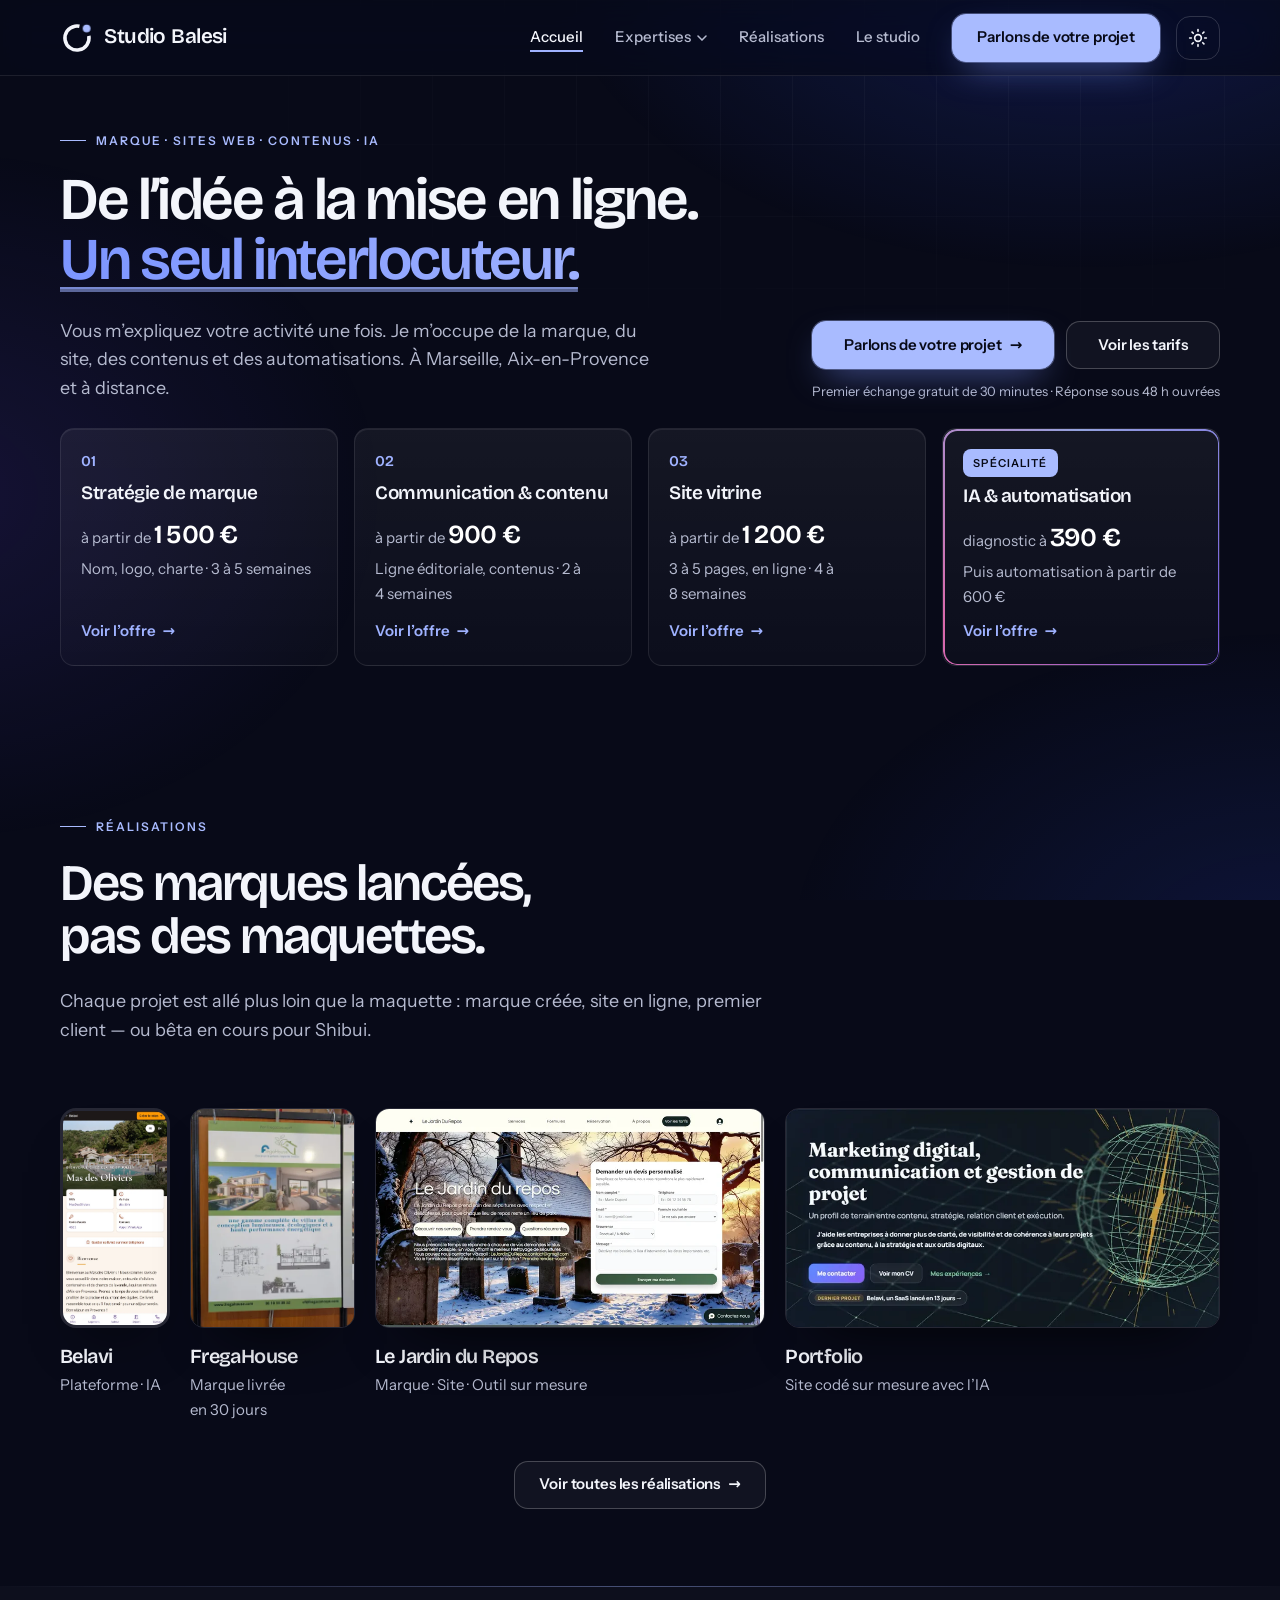
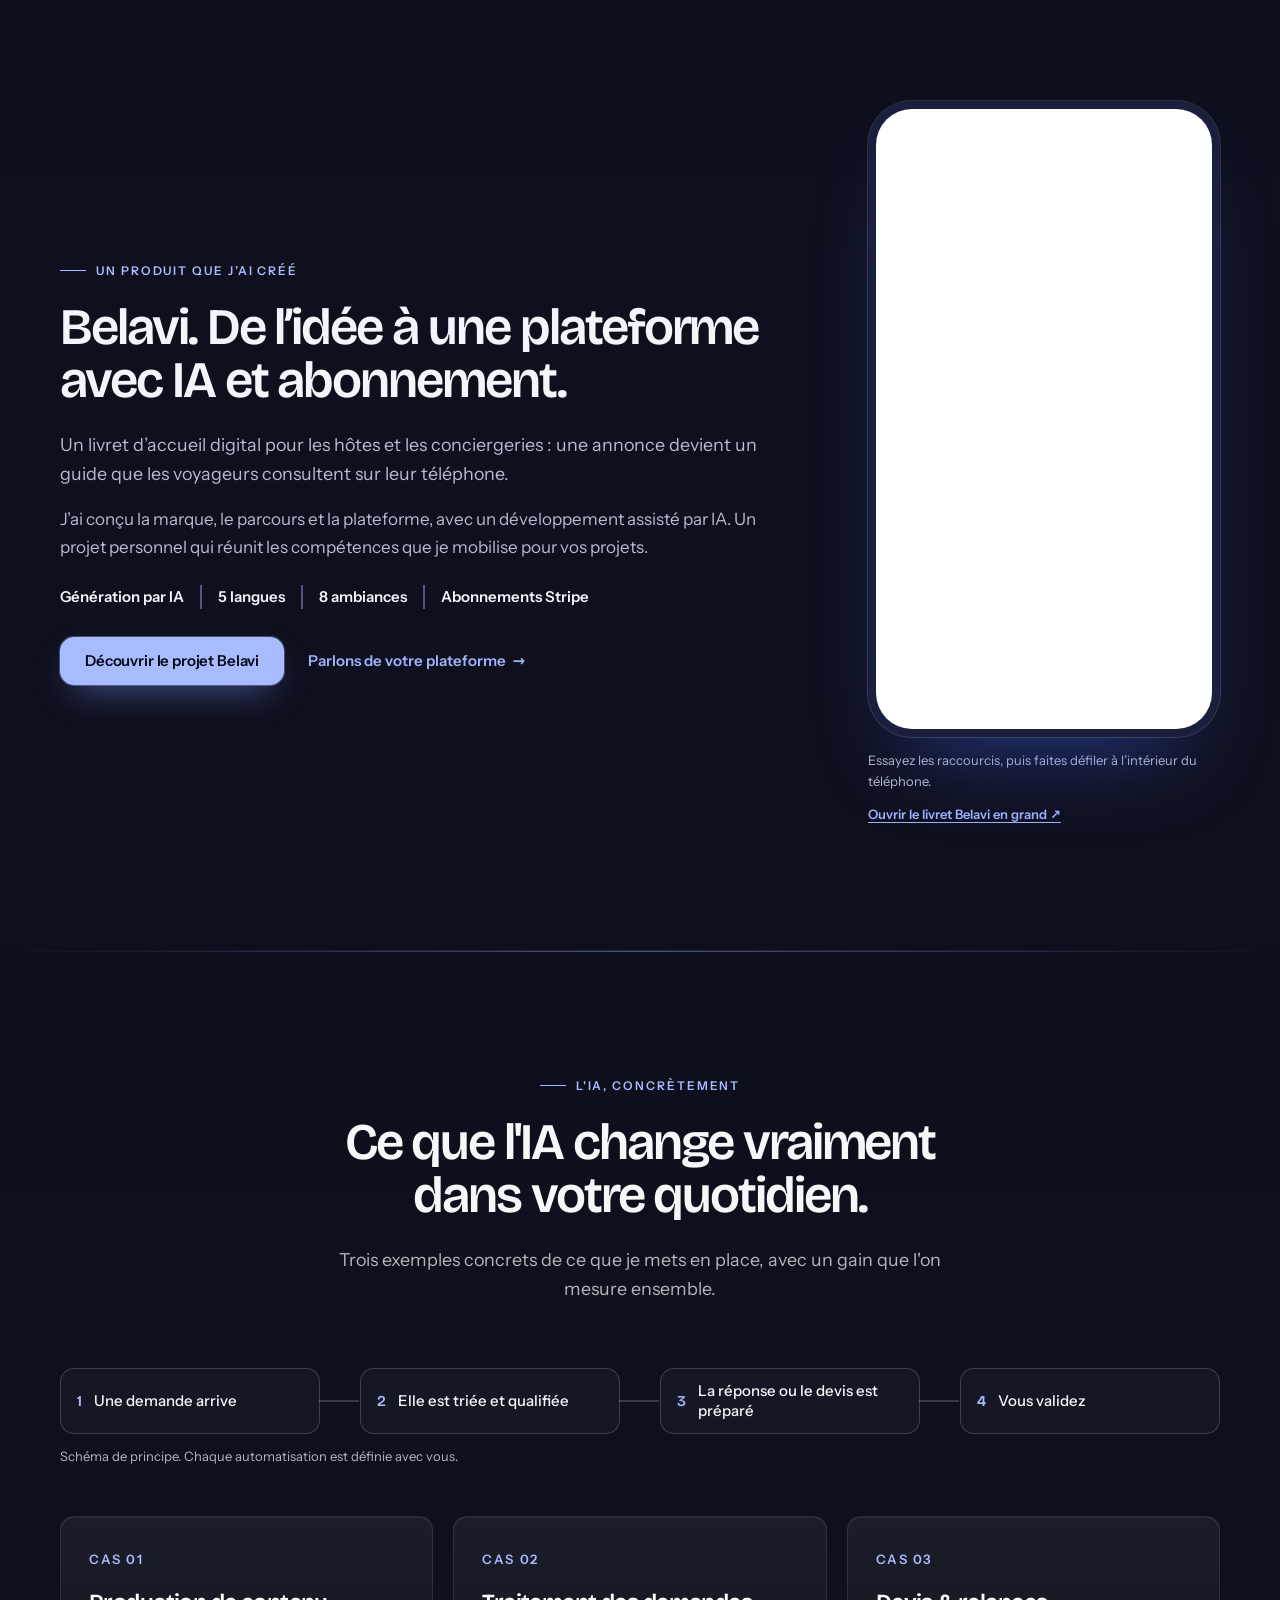
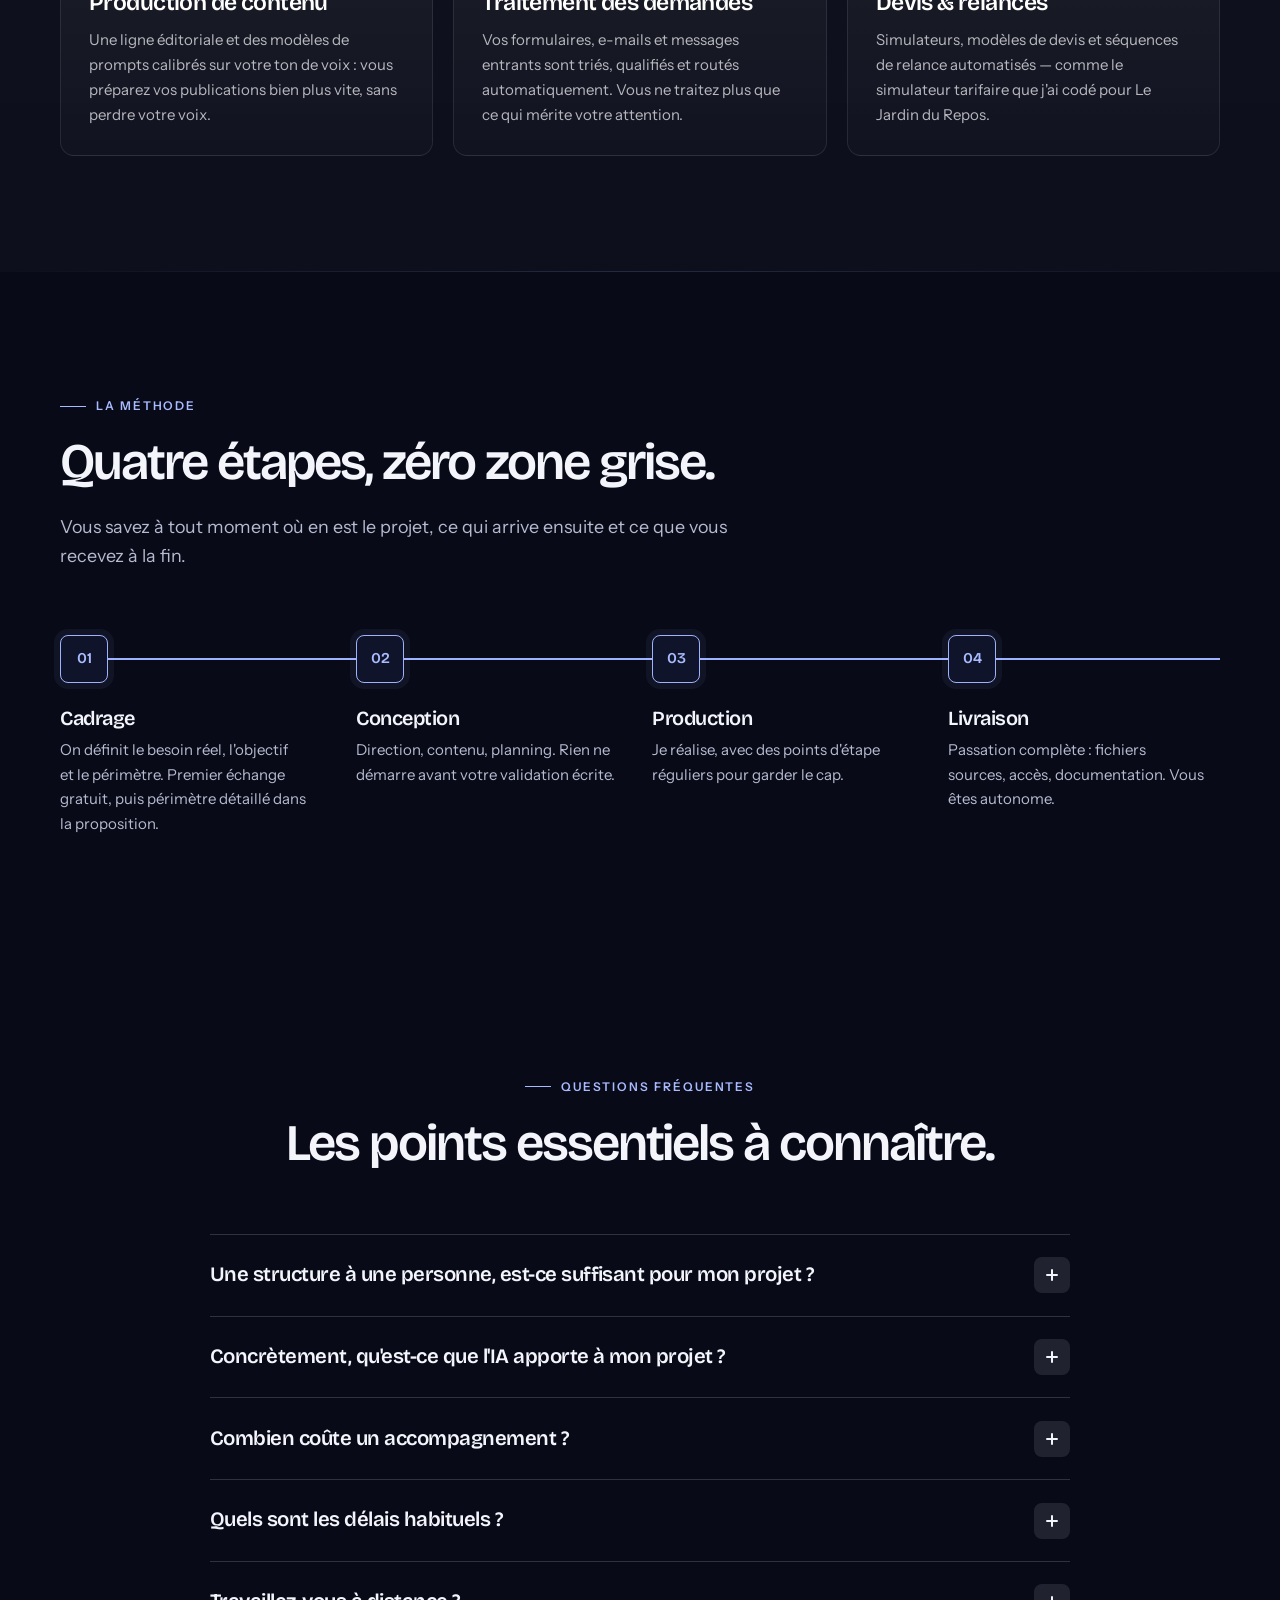
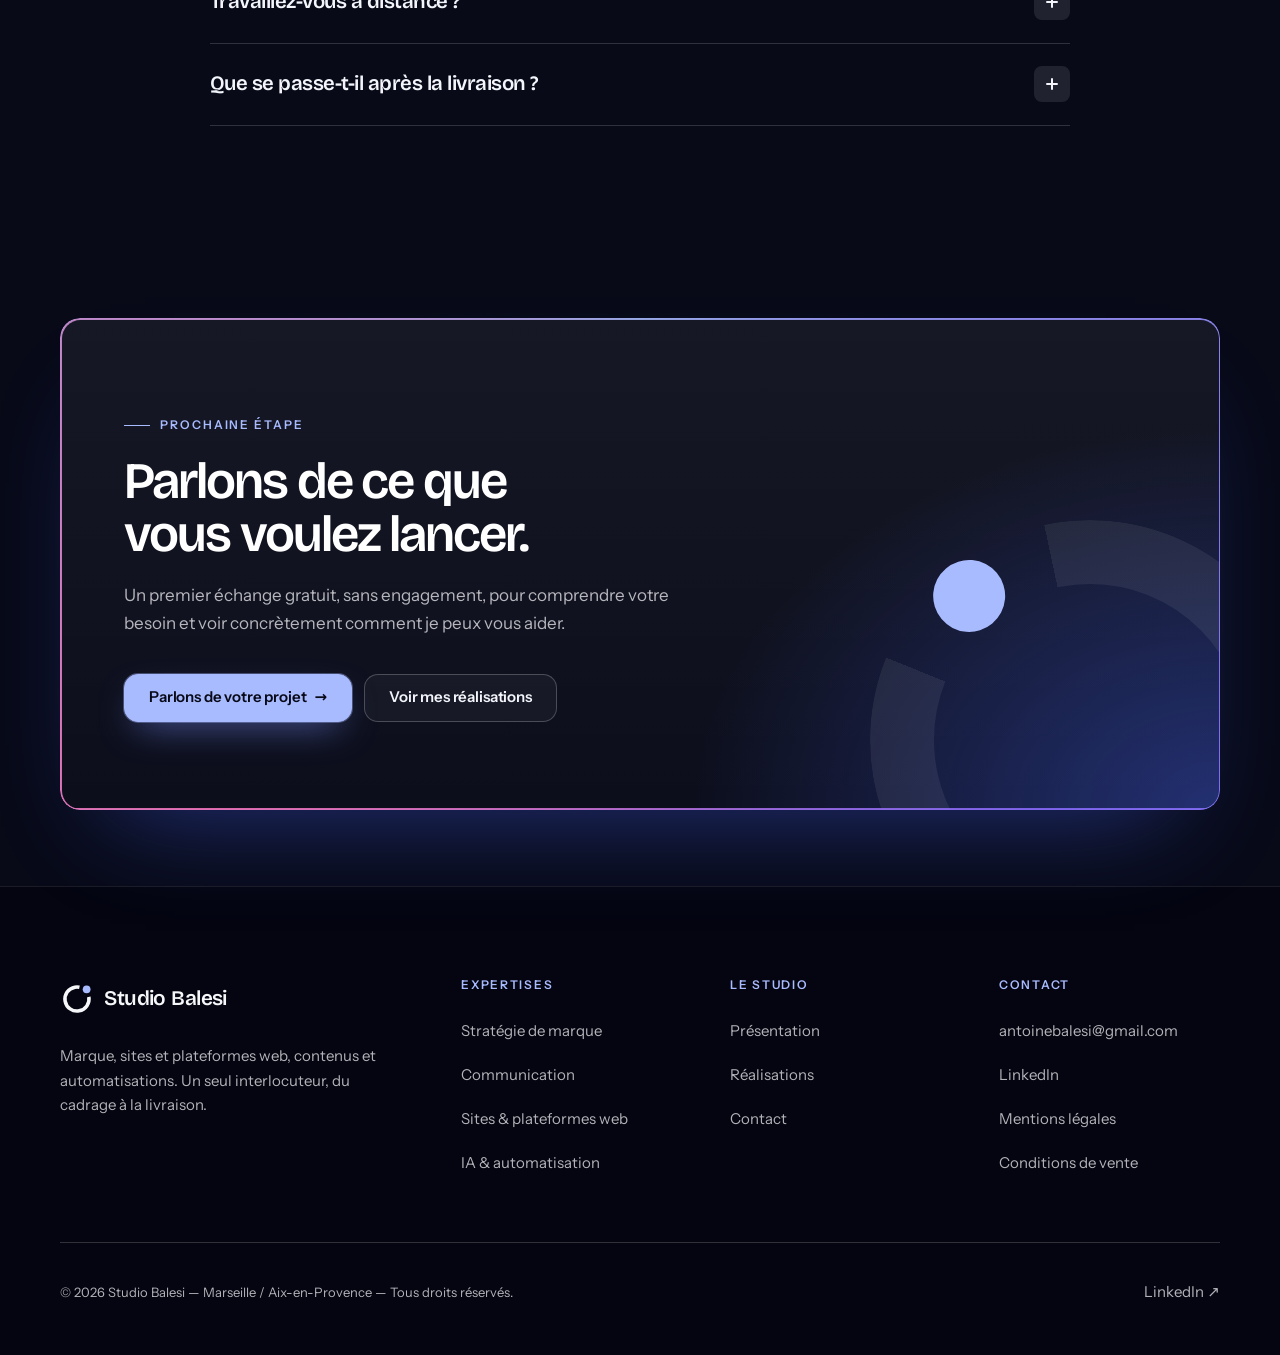
<file: index.html>
<!DOCTYPE html>
<html lang="fr">
<head>
  <meta charset="UTF-8">
  <meta name="viewport" content="width=device-width, initial-scale=1">
  <title>Studio Balesi — Marque, sites web &amp; IA à Marseille</title>
  <meta name="description" content="Marque, sites et plateformes web, contenus et automatisations IA. Un seul interlocuteur, du cadrage à la livraison. Marseille, Aix et à distance.">
  <meta name="theme-color" content="#0A0D1F">

  <meta property="og:type" content="website">
  <meta property="og:url" content="https://studiobalesi.fr/">
  <meta property="og:title" content="Studio Balesi — Marque, sites web &amp; IA">
  <meta property="og:description" content="Stratégie de marque, sites et plateformes web, contenus et automatisations IA. Un seul interlocuteur, du cadrage à la livraison.">
  <meta property="og:image" content="https://studiobalesi.fr/assets/images/og-studio-balesi.png">
  <meta property="og:image:width" content="1200">
  <meta property="og:image:height" content="630">
  <meta property="og:image:alt" content="Studio Balesi — De l’idée à la mise en ligne. Un seul interlocuteur.">
  <meta property="og:locale" content="fr_FR">
  <meta property="og:site_name" content="Studio Balesi">
  <meta name="twitter:card" content="summary_large_image">
  <meta name="twitter:image" content="https://studiobalesi.fr/assets/images/og-studio-balesi.png">

  <link rel="icon" type="image/svg+xml" href="favicon.svg">
  <link rel="canonical" href="https://studiobalesi.fr/">

  <link rel="preload" href="assets/fonts/bricolage-grotesque-latin.woff2" as="font" type="font/woff2" crossorigin>
  <link rel="preload" href="assets/fonts/instrument-sans-latin.woff2" as="font" type="font/woff2" crossorigin>
  <link rel="stylesheet" href="assets/css/design-system.css?v=20261121h">
  <link rel="stylesheet" href="assets/css/components.css?v=20261121h">
  <link rel="stylesheet" href="assets/css/pages/home.css?v=20261121h">
  <link rel="stylesheet" href="assets/css/theme-nuit.css?v=20261121h" id="theme-nuit">
  <link rel="stylesheet" href="assets/css/theme-clair.css?v=20261121h">
  <script src="assets/js/theme.js?v=20261121h"></script>

  <script type="application/ld+json">
  {
    "@context": "https://schema.org",
    "@type": "ProfessionalService",
    "name": "Studio Balesi",
    "url": "https://studiobalesi.fr/",
    "@id": "https://studiobalesi.fr/#entreprise",
    "legalName": "Antoine Balesi EI",
    "identifier": { "@type": "PropertyValue", "propertyID": "SIREN", "value": "994187649" },
    "description": "Agence de marketing, communication et stratégie digitale, spécialisée dans l'intégration de l'intelligence artificielle.",
    "areaServed": "France",
    "address": { "@type": "PostalAddress", "addressLocality": "Marseille", "addressRegion": "PACA", "addressCountry": "FR" },
    "founder": { "@type": "Person", "name": "Antoine Balesi" },
    "sameAs": ["https://www.linkedin.com/in/antoine-balesi-203494299"]
  }
  </script>
  <noscript><style>
    .header { position: relative; height: auto; background: var(--nuit); }
    .header__inner { flex-wrap: wrap; padding-block: 1rem; height: auto; }
    .burger, .nav__trigger { display: none; }
    .nav { position: static; display: flex; visibility: visible; clip-path: none; max-height: none; width: 100%; }
    .nav__menu { position: static; display: block; visibility: visible; opacity: 1; transform: none; width: 100%; }
  </style></noscript>
</head>
<body>

<a href="#main" class="skip-link">Aller au contenu principal</a>

<!-- ══════════════════════════════ HEADER ══════════════════════════════ -->
<header class="header header--solid">
  <div class="header__inner">

    <a href="index.html" class="logo logo--light" aria-label="Studio Balesi — Accueil">
      <svg class="logo__mark" viewBox="0 0 48 48" aria-hidden="true"><circle class="logo__ring" cx="24" cy="24" r="17" fill="none" stroke="currentColor" stroke-width="5" stroke-dasharray="86 20.8" transform="rotate(-10 24 24)"/><circle class="logo__dot" cx="37.6" cy="10.4" r="5.5" fill="#2F55FF"/></svg>
      <span class="logo__word">
        <span class="logo__sub">Studio</span>
        <span class="logo__name">Balesi</span>
      </span>
    </a>

    <nav class="nav" id="nav" aria-label="Navigation principale">
      <ul class="nav__list">
        <li class="nav__item"><a href="index.html" class="nav__link">Accueil</a></li>

        <li class="nav__item nav__item--has-menu">
          <button class="nav__trigger nav__link" aria-expanded="false" aria-controls="menu-expertises">
            Expertises
            <svg class="nav__chevron" width="10" height="6" viewBox="0 0 10 6" fill="none" aria-hidden="true">
              <path d="M1 1L5 5L9 1" stroke="currentColor" stroke-width="1.5" stroke-linecap="round"/>
            </svg>
          </button>
          <div class="nav__menu" id="menu-expertises">
            <a href="expertises.html">Toutes les expertises<small>Les quatre offres, la méthode, le budget</small></a>
            <a href="expertises.html#strategie">Stratégie de marque<small>Positionnement, identité, plateforme</small></a>
            <a href="expertises.html#communication">Communication &amp; contenu<small>Ligne éditoriale, réseaux, campagnes</small></a>
            <a href="expertises.html#presence">Sites &amp; plateformes web<small>Sites, plateformes, SEO</small></a>
            <a href="expertises.html#ia">IA &amp; automatisation<small>Workflows, contenus, outils sur mesure</small></a>
          </div>
        </li>

        <li class="nav__item"><a href="realisations.html" class="nav__link">Réalisations</a></li>
        <li class="nav__item"><a href="presentation.html" class="nav__link">Le studio</a></li>
        <li class="nav__item nav__cta"><a href="contact.html" class="btn btn--primary">Parlons de votre projet</a></li>
      </ul>
    </nav>

    <button class="burger" aria-expanded="false" aria-controls="nav" aria-label="Ouvrir le menu">
      <span></span><span></span><span></span>
    </button>

  </div>
</header>

<main id="main">

  <!-- ══════════════════════════════ HÉROS ══════════════════════════════
       Le propos sur toute la largeur, puis les quatre offres et leur prix. -->
  <section class="home-hero">

    <div class="container home-hero__top">
      <span class="eyebrow">Marque · Sites web · Contenus · IA</span>

      <h1>De l’idée à la mise en ligne. <span class="grad">Un seul interlocuteur.</span></h1>

      <div class="home-hero__row">
        <p class="home-hero__sub">Vous m’expliquez votre activité une fois. Je m’occupe de la marque, du site, des contenus et des automatisations. À Marseille, Aix-en-Provence et à distance.</p>

        <div class="home-hero__actions">
          <a href="contact.html" class="btn btn--primary">
            Parlons de votre projet
            <span class="btn__arrow" aria-hidden="true">→</span>
          </a>
          <a href="expertises.html#tarifs" class="btn btn--ghost">Voir les tarifs</a>
          <p class="home-hero__note">Premier échange gratuit de 30 minutes · Réponse sous 48 h ouvrées</p>
        </div>
      </div>
    </div>

    <!-- Les quatre offres et leur prix de départ : ce que l'on peut acheter, dès le premier écran -->
    <ul class="container home-offres" id="expertises">
      <li>
        <a class="card offre" href="expertises.html#strategie">
          <span class="offre__num" aria-hidden="true">01</span>
          <h2 class="offre__titre">Stratégie de marque</h2>
          <p class="offre__prix">à partir de <strong>1 500 €</strong></p>
          <p class="offre__detail">Nom, logo, charte · 3 à 5 semaines</p>
          <span class="offre__lien">Voir l’offre</span>
        </a>
      </li>
      <li>
        <a class="card offre" href="expertises.html#communication">
          <span class="offre__num" aria-hidden="true">02</span>
          <h2 class="offre__titre">Communication &amp; contenu</h2>
          <p class="offre__prix">à partir de <strong>900 €</strong></p>
          <p class="offre__detail">Ligne éditoriale, contenus · 2 à 4 semaines</p>
          <span class="offre__lien">Voir l’offre</span>
        </a>
      </li>
      <li>
        <a class="card offre" href="expertises.html#presence">
          <span class="offre__num" aria-hidden="true">03</span>
          <h2 class="offre__titre">Site vitrine</h2>
          <p class="offre__prix">à partir de <strong>1 200 €</strong></p>
          <p class="offre__detail">3 à 5 pages, en ligne · 4 à 8 semaines</p>
          <span class="offre__lien">Voir l’offre</span>
        </a>
      </li>
      <li>
        <a class="card offre vedette" href="expertises.html#ia">
          <span class="badge">Spécialité</span>
          <h2 class="offre__titre">IA &amp; automatisation</h2>
          <p class="offre__prix">diagnostic à <strong>390 €</strong></p>
          <p class="offre__detail">Puis automatisation à partir de 600 €</p>
          <span class="offre__lien">Voir l’offre</span>
        </a>
      </li>
    </ul>

  </section>

  <!-- ══════════════════════════ PREUVES ══════════════════════════
       Les projets réels, sous les offres : ils prouvent, ils ne sont plus le sujet. -->
  <section class="section section--tight" id="realisations">
    <div class="container">
      <div class="section-head">
        <span class="eyebrow">Réalisations</span>
        <h2>Des marques lancées, pas des maquettes.</h2>
        <p class="lead">Chaque projet est allé plus loin que la maquette&nbsp;: marque créée, site en ligne, premier client — ou bêta en cours pour Shibui.</p>
      </div>
    </div>

    <!-- Quatre projets, chacun dans son format d'origine : aucune image n'est rognée -->
    <ul class="container home-hero__proofs">
      <li class="proof--belavi">
        <a class="hero-proof" href="projet-belavi.html">
          <img src="assets/images/realisations/belavi-livret-mas.webp" srcset="assets/images/realisations/belavi-livret-mas-180.webp 180w, assets/images/realisations/belavi-livret-mas-360.webp 360w, assets/images/realisations/belavi-livret-mas.webp 600w" sizes="(max-width: 800px) 42px, 150px" alt="Livret d’exemple Belavi sur téléphone : le Mas des Oliviers" width="600" height="1200" loading="lazy">
          <span class="hero-proof__txt"><strong>Belavi</strong><span>Plateforme · IA</span></span>
        </a>
      </li>
      <li class="proof--frega">
        <a class="hero-proof" href="realisations.html#fregahouse">
          <img src="assets/images/realisations/fregahouse-panneau.webp" srcset="assets/images/realisations/fregahouse-panneau-180.webp 180w, assets/images/realisations/fregahouse-panneau-360.webp 360w, assets/images/realisations/fregahouse-panneau.webp 760w" sizes="(max-width: 800px) 60px, 220px" alt="Panneau de salon FregaHouse, avec le logo, les villas et les plans" loading="lazy" width="760" height="1009">
          <span class="hero-proof__txt"><strong>FregaHouse</strong><span>Marque livrée en 30 jours</span></span>
        </a>
      </li>
      <li class="proof--jardin">
        <a class="hero-proof" href="realisations.html#jardin">
          <img src="assets/images/realisations/jardin-site.webp" srcset="assets/images/realisations/jardin-site-360.webp 360w, assets/images/realisations/jardin-site-720.webp 720w, assets/images/realisations/jardin-site.webp 1200w" sizes="(max-width: 800px) 102px, 520px" alt="Page d’accueil du site Le Jardin du Repos" loading="lazy" width="1200" height="675">
          <span class="hero-proof__txt"><strong>Le Jardin du Repos</strong><span>Marque · Site · Outil sur mesure</span></span>
        </a>
      </li>
      <li class="proof--portfolio">
        <a class="hero-proof" href="realisations.html#portfolio">
          <img src="assets/images/realisations/portfolio-globe.webp" srcset="assets/images/realisations/portfolio-globe-360.webp 360w, assets/images/realisations/portfolio-globe-720.webp 720w, assets/images/realisations/portfolio-globe.webp 1092w" sizes="(max-width: 800px) 102px, 580px" alt="Haut de la page d’accueil du portfolio d’Antoine Balesi" loading="lazy" width="1092" height="551">
          <span class="hero-proof__txt"><strong>Portfolio</strong><span>Site codé sur mesure avec l’IA</span></span>
        </a>
      </li>
    </ul>

    <div class="container u-center">
      <a href="realisations.html" class="btn btn--ghost">Voir toutes les réalisations <span class="btn__arrow" aria-hidden="true">→</span></a>
    </div>
  </section>

  <!-- ══════════════════════════ BELAVI ══════════════════════════
       Le vrai livret se charge dans le téléphone : d'office sur ordinateur,
       au toucher sur mobile. Sans JavaScript, la capture et le lien restent. -->
  <section class="section section--paper" id="belavi">
    <div class="container belavi-feature">
      <div>
        <span class="eyebrow">Un produit que j’ai créé</span>
        <h2>Belavi. De l’idée à une plateforme avec IA et abonnement.</h2>
        <p class="lead">Un livret d’accueil digital pour les hôtes et les conciergeries : une annonce devient un guide que les voyageurs consultent sur leur téléphone.</p>
        <p>J’ai conçu la marque, le parcours et la plateforme, avec un développement assisté par IA. Un projet personnel qui réunit les compétences que je mobilise pour vos projets.</p>
        <ul class="belavi-facts"><li>Génération par IA</li><li>5 langues</li><li>8 ambiances</li><li>Abonnements Stripe</li></ul>
        <div class="belavi-actions"><a href="projet-belavi.html" class="btn btn--primary">Découvrir le projet Belavi</a><a href="contact.html?projet=plateforme" class="link-arrow">Parlons de votre plateforme</a></div>
      </div>
      <figure class="belavi-preview belavi-preview--live" data-belavi-demo>
        <div class="belavi-phone-shell">
          <img class="belavi-phone-poster" src="assets/images/realisations/belavi-livret-mas.webp" alt="Livret d’exemple Belavi : le Mas des Oliviers, avec le wifi, l’heure d’arrivée et le code d’accès" loading="lazy" width="600" height="1200">
          <button type="button" class="btn btn--primary belavi-demo-btn" hidden>Essayer la démo</button>
          <template><iframe class="belavi-phone" src="https://www.belavi.fr/demo/apercu/provence" title="Livret d’exemple Belavi — Mas des Oliviers, à faire défiler" loading="lazy" width="375" height="620" allow="clipboard-write" aria-describedby="belavi-scroll-hint"></iframe></template>
        </div>
        <figcaption id="belavi-scroll-hint"><span data-belavi-hint hidden>Essayez les raccourcis, puis faites défiler à l’intérieur du téléphone.<br></span><a href="https://www.belavi.fr/l/demo-mas-oliviers" target="_blank" rel="noopener noreferrer">Ouvrir le livret Belavi en grand ↗</a></figcaption>
      </figure>
    </div>
  </section>

  <!-- ══════════════════════════ IA CONCRÈTE ══════════════════════════ -->
  <section class="section is-dark stats-band">
    <div class="container">

      <div class="section-head section-head--center">
        <span class="eyebrow">L'IA, concrètement</span>
        <h2>Ce que l'IA change vraiment dans votre quotidien.</h2>
        <p class="lead">Trois exemples concrets de ce que je mets en place, avec un gain que l'on mesure ensemble.</p>
      </div>

      <figure class="flow" data-flow>
        <ol class="flow__track">
          <li class="flow__node"><span aria-hidden="true">1</span>Une demande arrive</li>
          <li class="flow__node"><span aria-hidden="true">2</span>Elle est triée et qualifiée</li>
          <li class="flow__node"><span aria-hidden="true">3</span>La réponse ou le devis est préparé</li>
          <li class="flow__node"><span aria-hidden="true">4</span>Vous validez</li>
        </ol>
        <figcaption>
          <span>Schéma de principe. Chaque automatisation est définie avec vous.</span>
        </figcaption>
      </figure>

      <div class="grid grid--3">
        <article class="card expertise-card expertise-card--ai">
          <span class="card__num">Cas 01</span>
          <h3>Production de contenu</h3>
          <p>Une ligne éditoriale et des modèles de prompts calibrés sur votre ton de voix&nbsp;: vous préparez vos publications bien plus vite, sans perdre votre voix.</p>
        </article>

        <article class="card expertise-card expertise-card--ai">
          <span class="card__num">Cas 02</span>
          <h3>Traitement des demandes</h3>
          <p>Vos formulaires, e-mails et messages entrants sont triés, qualifiés et routés automatiquement. Vous ne traitez plus que ce qui mérite votre attention.</p>
        </article>

        <article class="card expertise-card expertise-card--ai">
          <span class="card__num">Cas 03</span>
          <h3>Devis &amp; relances</h3>
          <p>Simulateurs, modèles de devis et séquences de relance automatisés — comme le simulateur tarifaire que j'ai codé pour Le Jardin du Repos.</p>
        </article>
      </div>

    </div>
  </section>

  <!-- ══════════════════════════ MÉTHODE ══════════════════════════ -->
  <section class="section">
    <div class="container">

      <div class="section-head">
        <span class="eyebrow">La méthode</span>
        <h2>Quatre étapes, zéro zone grise.</h2>
        <p class="lead">Vous savez à tout moment où en est le projet, ce qui arrive ensuite et ce que vous recevez à la fin.</p>
      </div>

      <div class="steps">
        <div class="step">
          <div class="step__dot">01</div>
          <h3>Cadrage</h3>
          <p>On définit le besoin réel, l'objectif et le périmètre. Premier échange gratuit, puis périmètre détaillé dans la proposition.</p>
        </div>
        <div class="step">
          <div class="step__dot">02</div>
          <h3>Conception</h3>
          <p>Direction, contenu, planning. Rien ne démarre avant votre validation écrite.</p>
        </div>
        <div class="step">
          <div class="step__dot">03</div>
          <h3>Production</h3>
          <p>Je réalise, avec des points d'étape réguliers pour garder le cap.</p>
        </div>
        <div class="step">
          <div class="step__dot">04</div>
          <h3>Livraison</h3>
          <p>Passation complète&nbsp;: fichiers sources, accès, documentation. Vous êtes autonome.</p>
        </div>
      </div>

    </div>
  </section>

  <!-- ══════════════════════════ FAQ ══════════════════════════ -->
  <section class="section">
    <div class="container">

      <div class="section-head section-head--center">
        <span class="eyebrow">Questions fréquentes</span>
        <h2>Les points essentiels à connaître.</h2>
      </div>

      <div class="faq">

        <details class="faq__item" name="faq">
          <summary class="faq__q">
            <span>Une structure à une personne, est-ce suffisant pour mon projet&nbsp;?</span>
            <span class="faq__icon" aria-hidden="true"></span>
          </summary>
          <div class="faq__a"><div>
            <p>Pour une marque, un site, une stratégie de contenu ou une automatisation&nbsp;: oui, et c'est même un avantage — rien ne se perd entre les intervenants. Côté site, je couvre les deux approches&nbsp;: un site codé sur mesure avec l'IA, ou un site Wix que vous modifiez vous-même. Quand un projet demande une compétence que je n'ai pas (tournage, motion design avancé), je le dis au cadrage et je m'entoure du bon profil.</p>
          </div></div>
        </details>

        <details class="faq__item" name="faq">
          <summary class="faq__q">
            <span>Concrètement, qu'est-ce que l'IA apporte à mon projet&nbsp;?</span>
            <span class="faq__icon" aria-hidden="true"></span>
          </summary>
          <div class="faq__a"><div>
            <p>Trois choses mesurables&nbsp;: de la vitesse sur la production de contenu, de l'automatisation sur les tâches répétitives (tri des demandes, relances, devis), et de la constance dans votre communication. Je commence toujours par un audit des tâches automatisables — s'il n'y a rien à gagner, je vous le dis.</p>
          </div></div>
        </details>

        <details class="faq__item" name="faq">
          <summary class="faq__q">
            <span>Combien coûte un accompagnement&nbsp;?</span>
            <span class="faq__icon" aria-hidden="true"></span>
          </summary>
          <div class="faq__a"><div>
            <p>Les prix de départ sont affichés&nbsp;: une stratégie de marque à partir de 1&nbsp;500&nbsp;€, un site vitrine à partir de 1&nbsp;200&nbsp;€, un accompagnement contenus à partir de 900&nbsp;€, un diagnostic d’automatisation à 390&nbsp;€. Après un premier échange gratuit, vous recevez une proposition écrite&nbsp;: périmètre, planning, prix. <a href="expertises.html#tarifs">Voir tous les tarifs</a>.</p>
          </div></div>
        </details>

        <details class="faq__item" name="faq">
          <summary class="faq__q">
            <span>Quels sont les délais habituels&nbsp;?</span>
            <span class="faq__icon" aria-hidden="true"></span>
          </summary>
          <div class="faq__a"><div>
            <p>Une identité de marque complète demande 3 à 5 semaines. Un site vitrine, 4 à 8 semaines selon l'ampleur. Une automatisation IA se met en place en 1 à 3 semaines. Le planning est arrêté pendant le cadrage, avant toute production.</p>
          </div></div>
        </details>

        <details class="faq__item" name="faq">
          <summary class="faq__q">
            <span>Travaillez-vous à distance&nbsp;?</span>
            <span class="faq__icon" aria-hidden="true"></span>
          </summary>
          <div class="faq__a"><div>
            <p>Oui. Je suis basé entre Marseille et Aix-en-Provence, où je rencontre volontiers les clients quand c'est utile. Mais la majorité des projets se mènent très bien en visio avec des points d'étape réguliers — la géographie n'a jamais bloqué une livraison.</p>
          </div></div>
        </details>

        <details class="faq__item" name="faq">
          <summary class="faq__q">
            <span>Que se passe-t-il après la livraison&nbsp;?</span>
            <span class="faq__icon" aria-hidden="true"></span>
          </summary>
          <div class="faq__a"><div>
            <p>Vous recevez tous les fichiers sources, les accès et une documentation de passation. Vous êtes autonome pour faire vivre le projet. Si vous préférez déléguer le suivi, on met en place un accompagnement mensuel — mais ce n'est jamais imposé.</p>
          </div></div>
        </details>

      </div>
    </div>
  </section>

  <!-- ══════════════════════════ CTA FINALE ══════════════════════════ -->
  <section class="section section--tight">
    <div class="container">
      <div class="cta is-dark">
        <span class="cta__lueur" aria-hidden="true"></span>
        <span class="eyebrow">Prochaine étape</span>
        <h2>Parlons de ce que vous voulez lancer.</h2>
        <p>Un premier échange gratuit, sans engagement, pour comprendre votre besoin et voir concrètement comment je peux vous aider.</p>
        <div class="cta__actions">
          <a href="contact.html" class="btn btn--primary">Parlons de votre projet <span class="btn__arrow" aria-hidden="true">→</span></a>
          <a href="realisations.html" class="btn btn--ghost">Voir mes réalisations</a>
        </div>
      </div>
    </div>
  </section>

</main>

<!-- ══════════════════════════════ FOOTER ══════════════════════════════ -->
<footer class="footer">
  <div class="container">

    <div class="footer__grid">
      <div class="footer__brand">
        <a href="index.html" class="logo logo--light" aria-label="Studio Balesi — Accueil">
          <svg class="logo__mark" viewBox="0 0 48 48" aria-hidden="true"><circle class="logo__ring" cx="24" cy="24" r="17" fill="none" stroke="currentColor" stroke-width="5" stroke-dasharray="86 20.8" transform="rotate(-10 24 24)"/><circle class="logo__dot" cx="37.6" cy="10.4" r="5.5" fill="#2F55FF"/></svg>
          <span class="logo__word">
            <span class="logo__sub">Studio</span>
            <span class="logo__name">Balesi</span>
          </span>
        </a>
        <p>Marque, sites et plateformes web, contenus et automatisations. Un seul interlocuteur, du cadrage à la livraison.</p>
      </div>

      <div class="footer__col">
        <h2>Expertises</h2>
        <ul>
          <li><a href="expertises.html#strategie">Stratégie de marque</a></li>
          <li><a href="expertises.html#communication">Communication</a></li>
          <li><a href="expertises.html#presence">Sites &amp; plateformes web</a></li>
          <li><a href="expertises.html#ia">IA &amp; automatisation</a></li>
        </ul>
      </div>

      <div class="footer__col">
        <h2>Le studio</h2>
        <ul>
          <li><a href="presentation.html">Présentation</a></li>
          <li><a href="realisations.html">Réalisations</a></li>
          <li><a href="contact.html">Contact</a></li>
        </ul>
      </div>

      <div class="footer__col">
        <h2>Contact</h2>
        <ul>
          <li><a href="mailto:antoinebalesi@gmail.com">antoinebalesi@gmail.com</a></li>
          <li><a href="https://www.linkedin.com/in/antoine-balesi-203494299" target="_blank" rel="noopener noreferrer">LinkedIn</a></li>
          <li><a href="mentions-legales.html">Mentions légales</a></li>
          <li><a href="cgv.html">Conditions de vente</a></li>
        </ul>
      </div>
    </div>

    <div class="footer__bottom">
      <p>© <span data-year>2026</span> Studio Balesi — Marseille / Aix-en-Provence — Tous droits réservés.</p>
      <div class="footer__social">
        <a href="https://www.linkedin.com/in/antoine-balesi-203494299" target="_blank" rel="noopener noreferrer">LinkedIn ↗</a>
      </div>
    </div>

  </div>
</footer>

<script src="assets/js/main.js?v=20261121h" defer></script>
</body>
</html>
</file>
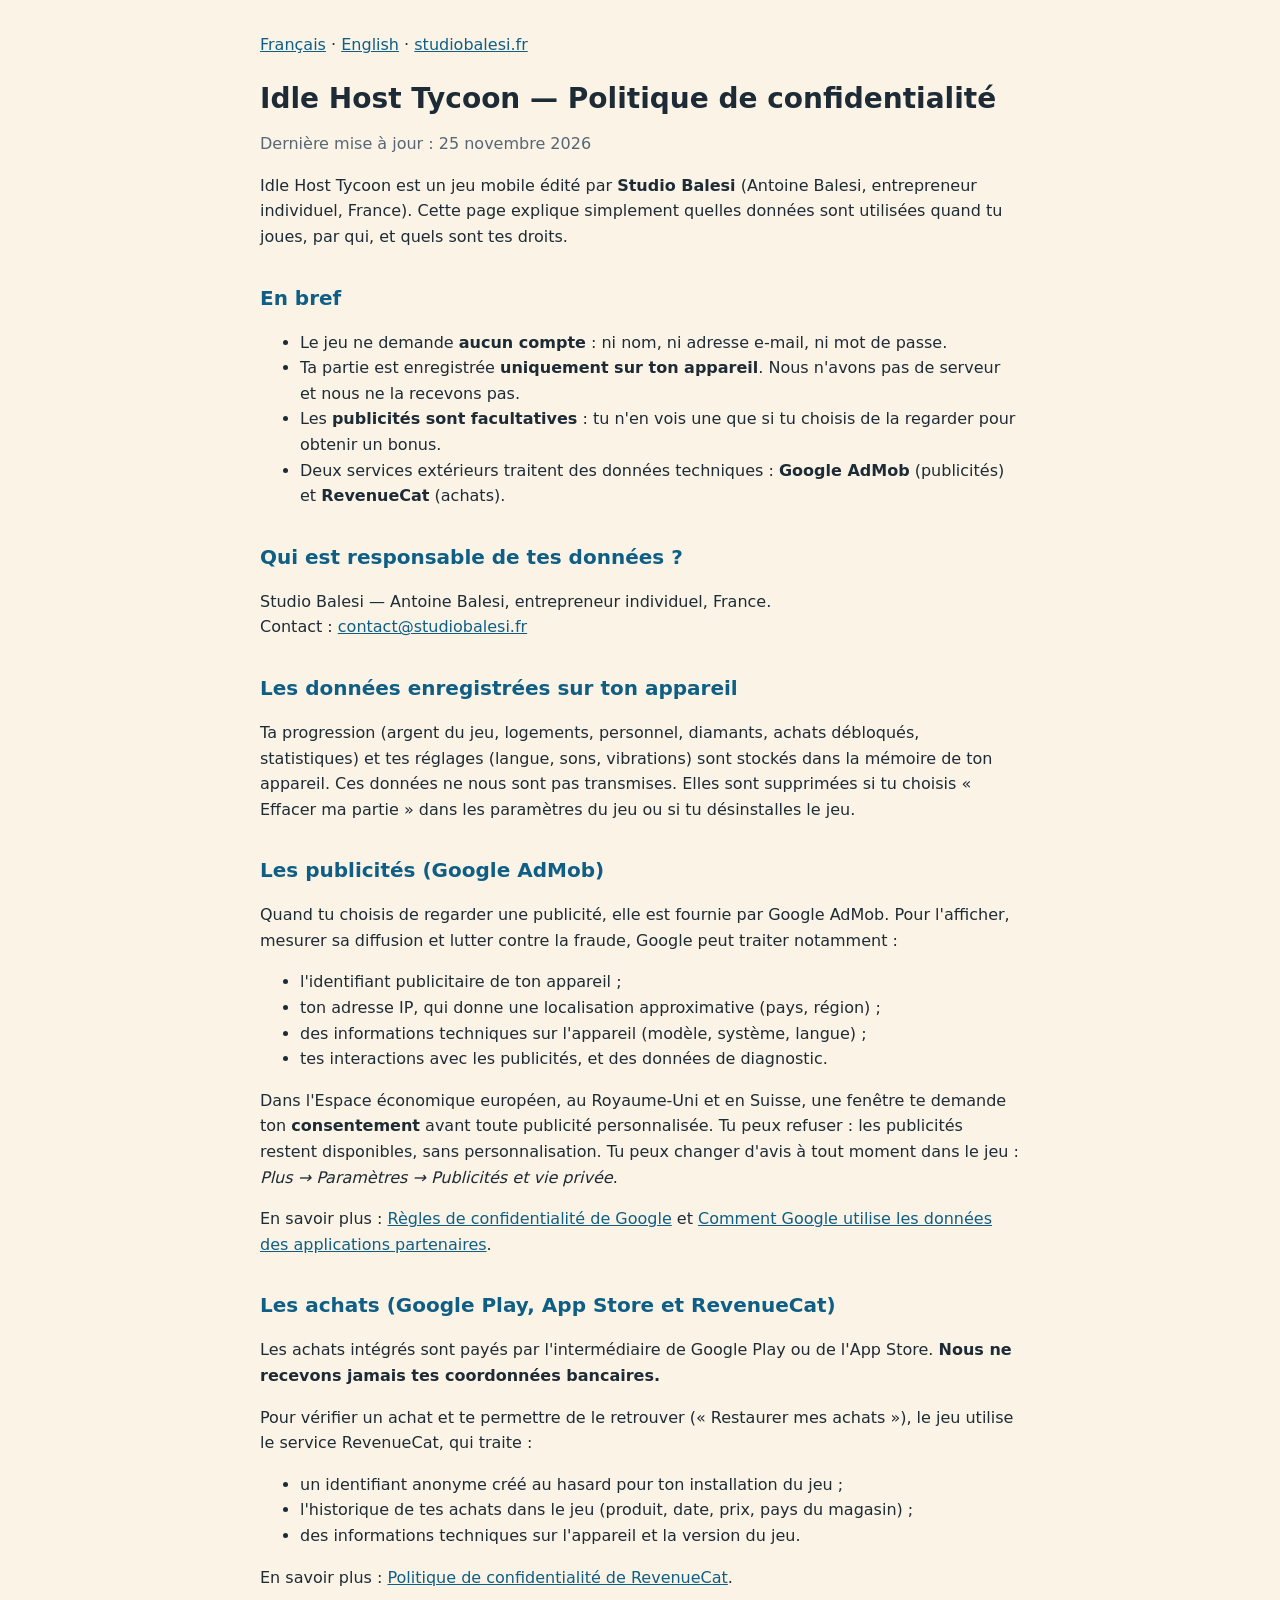
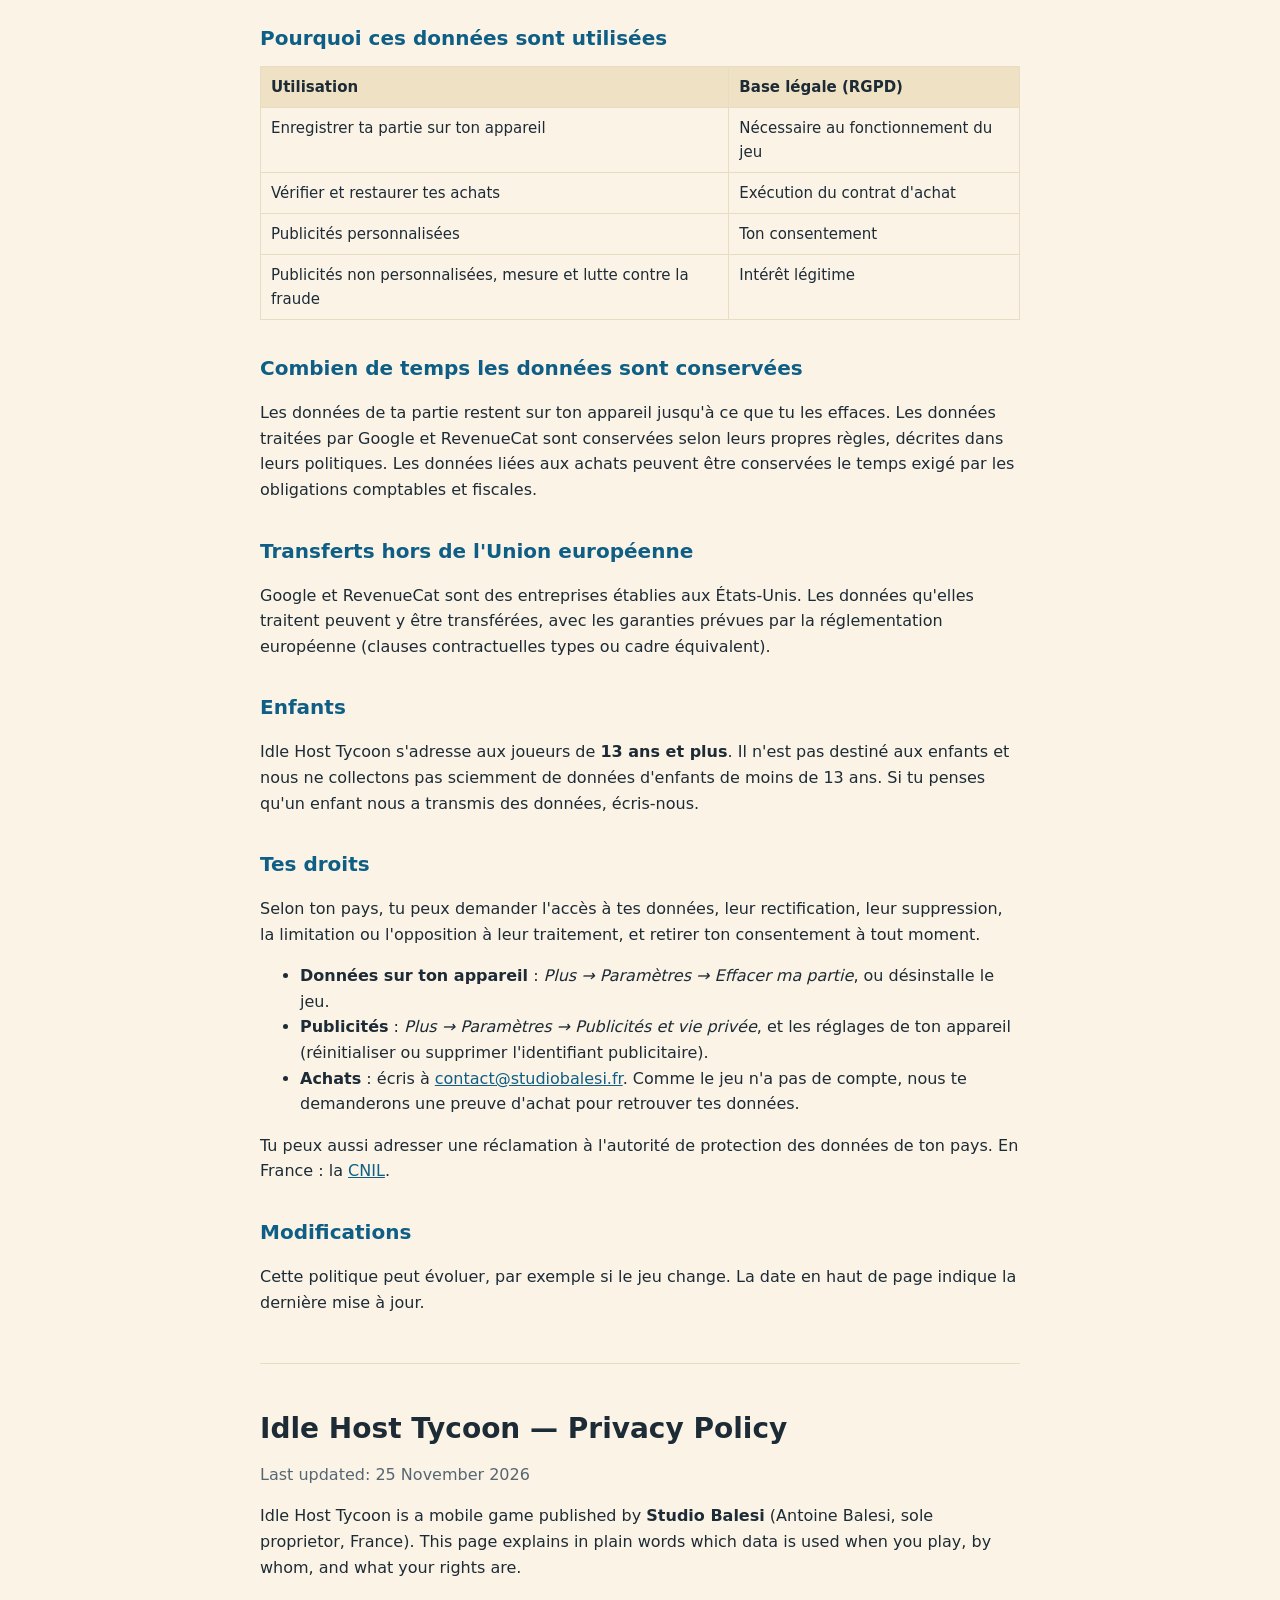
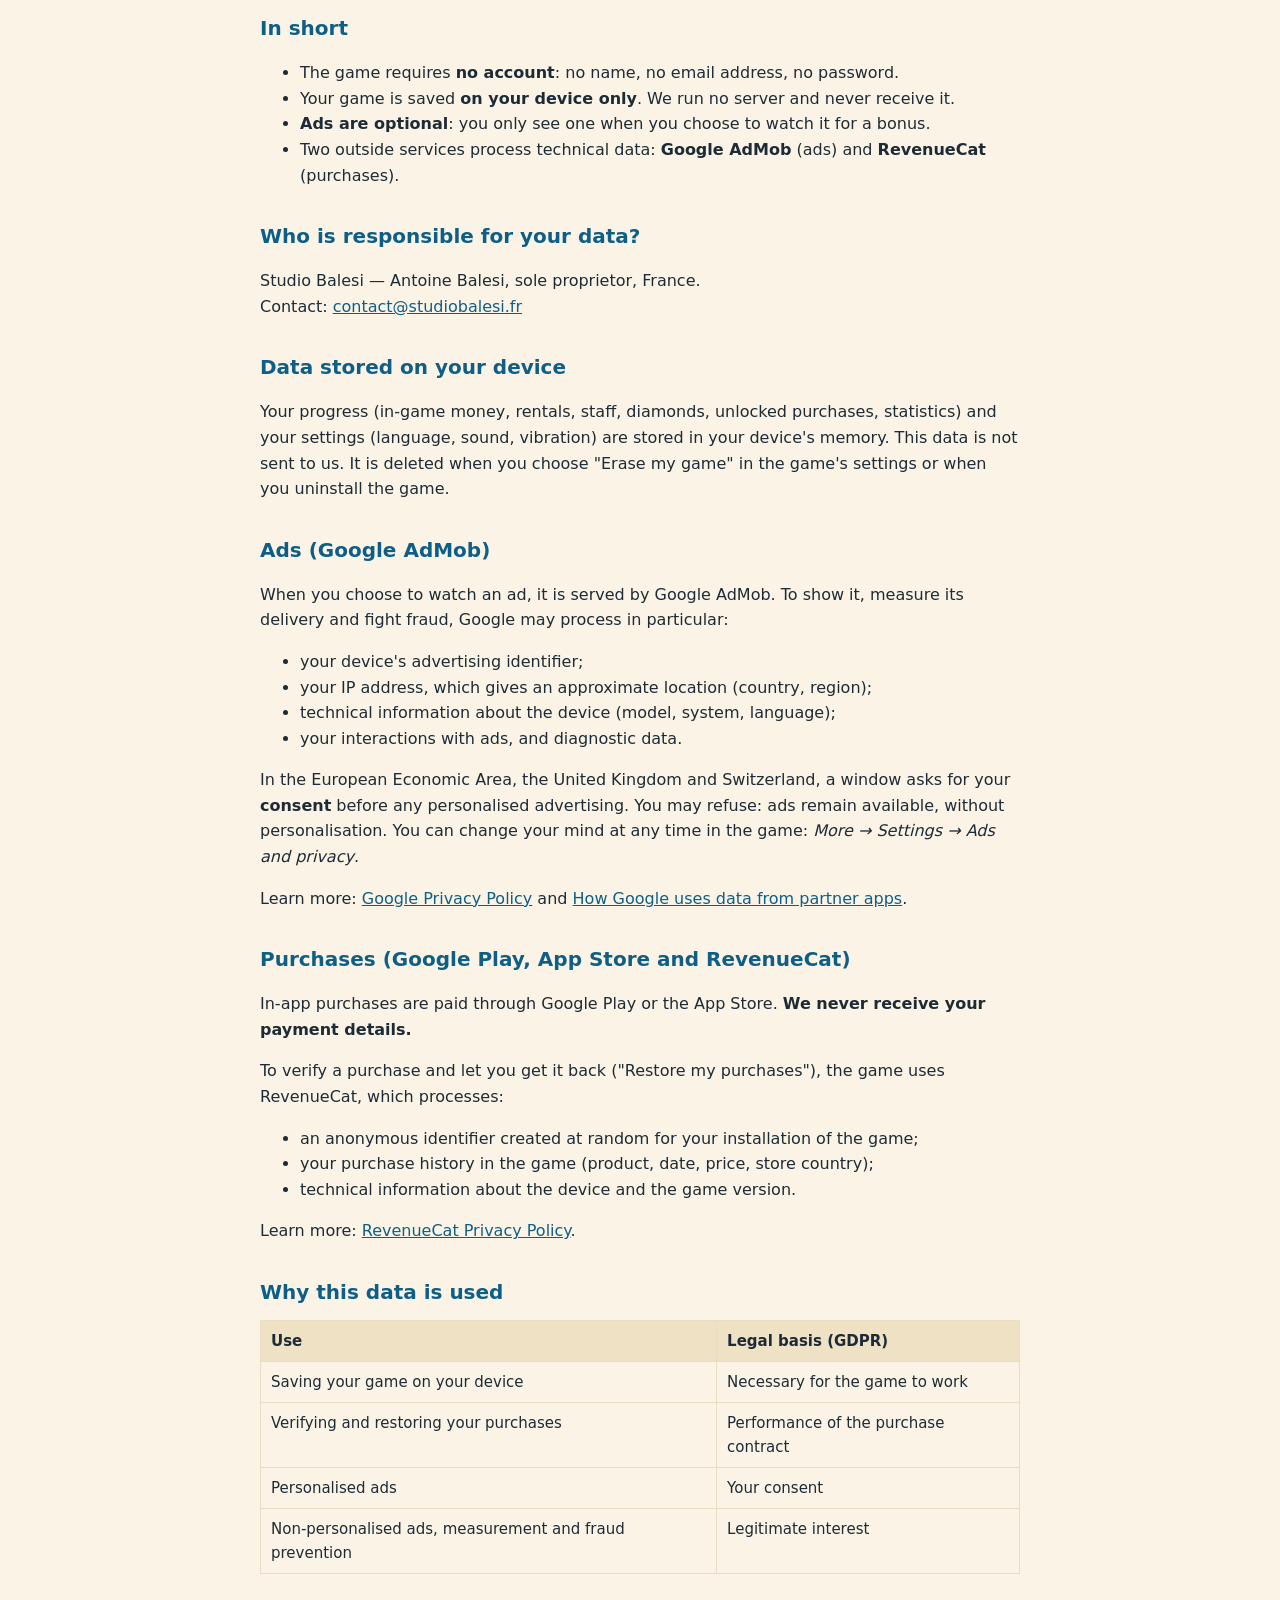
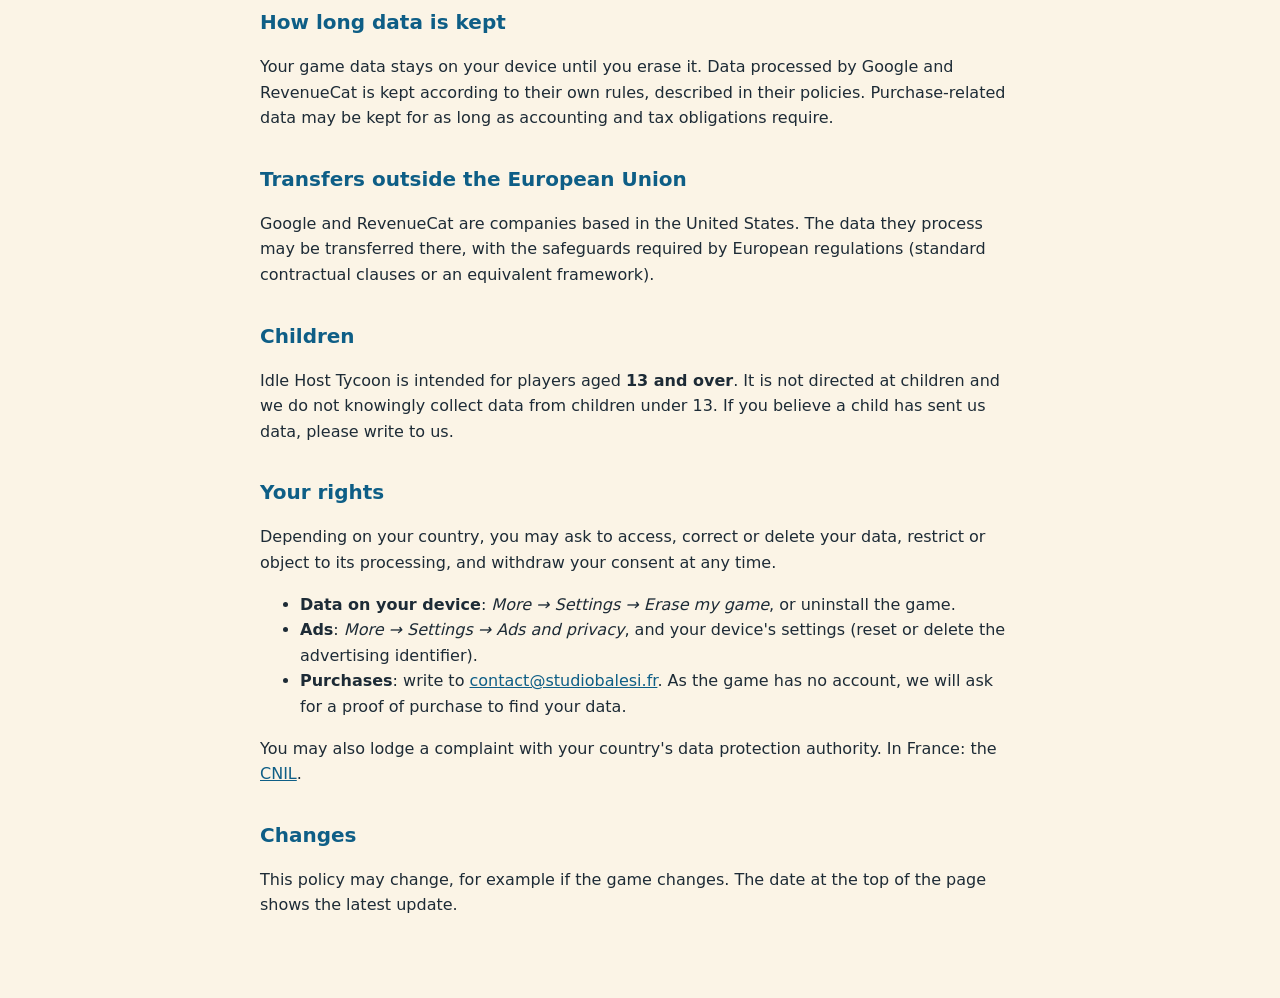
<file: idle-host-tycoon/confidentialite/index.html>
<!doctype html>
<html lang="fr">
<head>
<meta charset="utf-8">
<title>Idle Host Tycoon — Politique de confidentialité / Privacy Policy</title>
<meta name="viewport" content="width=device-width, initial-scale=1">
<meta name="robots" content="noindex, follow">
<link rel="canonical" href="https://studiobalesi.fr/idle-host-tycoon/confidentialite/">
<style>
  body { margin: 0; background: #FBF4E6; color: #1D2B36; font-family: system-ui, -apple-system, "Segoe UI", Roboto, sans-serif; line-height: 1.6; }
  main { max-width: 760px; margin: 0 auto; padding: 32px 20px 64px; }
  h1 { font-size: 28px; line-height: 1.2; margin: 0 0 8px; }
  h2 { font-size: 20px; margin: 32px 0 8px; color: #0E5E86; }
  p, li { font-size: 16px; }
  a { color: #0E5E86; }
  .muted { color: #566673; }
  .switch { margin: 0 0 24px; }
  hr { border: 0; border-top: 1px solid #E8DCC3; margin: 48px 0; }
  table { border-collapse: collapse; width: 100%; margin: 12px 0; }
  th, td { text-align: left; vertical-align: top; padding: 8px 10px; border: 1px solid #E8DCC3; font-size: 15px; }
  th { background: #EFE1C4; }
</style>
</head>
<body>
<main>

<p class="switch"><a href="#fr">Français</a> · <a href="#en">English</a> · <a href="https://studiobalesi.fr/">studiobalesi.fr</a></p>

<!-- ===================== FRANÇAIS ===================== -->
<section id="fr" lang="fr">
<h1>Idle Host Tycoon — Politique de confidentialité</h1>
<p class="muted">Dernière mise à jour : 25 novembre 2026</p>

<p>Idle Host Tycoon est un jeu mobile édité par <strong>Studio Balesi</strong> (Antoine Balesi, entrepreneur individuel, France). Cette page explique simplement quelles données sont utilisées quand tu joues, par qui, et quels sont tes droits.</p>

<h2>En bref</h2>
<ul>
  <li>Le jeu ne demande <strong>aucun compte</strong> : ni nom, ni adresse e-mail, ni mot de passe.</li>
  <li>Ta partie est enregistrée <strong>uniquement sur ton appareil</strong>. Nous n'avons pas de serveur et nous ne la recevons pas.</li>
  <li>Les <strong>publicités sont facultatives</strong> : tu n'en vois une que si tu choisis de la regarder pour obtenir un bonus.</li>
  <li>Deux services extérieurs traitent des données techniques : <strong>Google AdMob</strong> (publicités) et <strong>RevenueCat</strong> (achats).</li>
</ul>

<h2>Qui est responsable de tes données ?</h2>
<p>Studio Balesi — Antoine Balesi, entrepreneur individuel, France.<br>
Contact : <a href="mailto:contact@studiobalesi.fr">contact@studiobalesi.fr</a></p>

<h2>Les données enregistrées sur ton appareil</h2>
<p>Ta progression (argent du jeu, logements, personnel, diamants, achats débloqués, statistiques) et tes réglages (langue, sons, vibrations) sont stockés dans la mémoire de ton appareil. Ces données ne nous sont pas transmises. Elles sont supprimées si tu choisis « Effacer ma partie » dans les paramètres du jeu ou si tu désinstalles le jeu.</p>

<h2>Les publicités (Google AdMob)</h2>
<p>Quand tu choisis de regarder une publicité, elle est fournie par Google AdMob. Pour l'afficher, mesurer sa diffusion et lutter contre la fraude, Google peut traiter notamment :</p>
<ul>
  <li>l'identifiant publicitaire de ton appareil ;</li>
  <li>ton adresse IP, qui donne une localisation approximative (pays, région) ;</li>
  <li>des informations techniques sur l'appareil (modèle, système, langue) ;</li>
  <li>tes interactions avec les publicités, et des données de diagnostic.</li>
</ul>
<p>Dans l'Espace économique européen, au Royaume-Uni et en Suisse, une fenêtre te demande ton <strong>consentement</strong> avant toute publicité personnalisée. Tu peux refuser : les publicités restent disponibles, sans personnalisation. Tu peux changer d'avis à tout moment dans le jeu : <em>Plus → Paramètres → Publicités et vie privée</em>.</p>
<p>En savoir plus : <a href="https://policies.google.com/privacy" rel="noopener">Règles de confidentialité de Google</a> et <a href="https://policies.google.com/technologies/partner-sites" rel="noopener">Comment Google utilise les données des applications partenaires</a>.</p>

<h2>Les achats (Google Play, App Store et RevenueCat)</h2>
<p>Les achats intégrés sont payés par l'intermédiaire de Google Play ou de l'App Store. <strong>Nous ne recevons jamais tes coordonnées bancaires.</strong></p>
<p>Pour vérifier un achat et te permettre de le retrouver (« Restaurer mes achats »), le jeu utilise le service RevenueCat, qui traite :</p>
<ul>
  <li>un identifiant anonyme créé au hasard pour ton installation du jeu ;</li>
  <li>l'historique de tes achats dans le jeu (produit, date, prix, pays du magasin) ;</li>
  <li>des informations techniques sur l'appareil et la version du jeu.</li>
</ul>
<p>En savoir plus : <a href="https://www.revenuecat.com/privacy" rel="noopener">Politique de confidentialité de RevenueCat</a>.</p>

<h2>Pourquoi ces données sont utilisées</h2>
<table>
  <tr><th>Utilisation</th><th>Base légale (RGPD)</th></tr>
  <tr><td>Enregistrer ta partie sur ton appareil</td><td>Nécessaire au fonctionnement du jeu</td></tr>
  <tr><td>Vérifier et restaurer tes achats</td><td>Exécution du contrat d'achat</td></tr>
  <tr><td>Publicités personnalisées</td><td>Ton consentement</td></tr>
  <tr><td>Publicités non personnalisées, mesure et lutte contre la fraude</td><td>Intérêt légitime</td></tr>
</table>

<h2>Combien de temps les données sont conservées</h2>
<p>Les données de ta partie restent sur ton appareil jusqu'à ce que tu les effaces. Les données traitées par Google et RevenueCat sont conservées selon leurs propres règles, décrites dans leurs politiques. Les données liées aux achats peuvent être conservées le temps exigé par les obligations comptables et fiscales.</p>

<h2>Transferts hors de l'Union européenne</h2>
<p>Google et RevenueCat sont des entreprises établies aux États-Unis. Les données qu'elles traitent peuvent y être transférées, avec les garanties prévues par la réglementation européenne (clauses contractuelles types ou cadre équivalent).</p>

<h2>Enfants</h2>
<p>Idle Host Tycoon s'adresse aux joueurs de <strong>13 ans et plus</strong>. Il n'est pas destiné aux enfants et nous ne collectons pas sciemment de données d'enfants de moins de 13 ans. Si tu penses qu'un enfant nous a transmis des données, écris-nous.</p>

<h2>Tes droits</h2>
<p>Selon ton pays, tu peux demander l'accès à tes données, leur rectification, leur suppression, la limitation ou l'opposition à leur traitement, et retirer ton consentement à tout moment.</p>
<ul>
  <li><strong>Données sur ton appareil</strong> : <em>Plus → Paramètres → Effacer ma partie</em>, ou désinstalle le jeu.</li>
  <li><strong>Publicités</strong> : <em>Plus → Paramètres → Publicités et vie privée</em>, et les réglages de ton appareil (réinitialiser ou supprimer l'identifiant publicitaire).</li>
  <li><strong>Achats</strong> : écris à <a href="mailto:contact@studiobalesi.fr">contact@studiobalesi.fr</a>. Comme le jeu n'a pas de compte, nous te demanderons une preuve d'achat pour retrouver tes données.</li>
</ul>
<p>Tu peux aussi adresser une réclamation à l'autorité de protection des données de ton pays. En France : la <a href="https://www.cnil.fr" rel="noopener">CNIL</a>.</p>

<h2>Modifications</h2>
<p>Cette politique peut évoluer, par exemple si le jeu change. La date en haut de page indique la dernière mise à jour.</p>
</section>

<hr>

<!-- ===================== ENGLISH ===================== -->
<section id="en" lang="en">
<h1>Idle Host Tycoon — Privacy Policy</h1>
<p class="muted">Last updated: 25 November 2026</p>

<p>Idle Host Tycoon is a mobile game published by <strong>Studio Balesi</strong> (Antoine Balesi, sole proprietor, France). This page explains in plain words which data is used when you play, by whom, and what your rights are.</p>

<h2>In short</h2>
<ul>
  <li>The game requires <strong>no account</strong>: no name, no email address, no password.</li>
  <li>Your game is saved <strong>on your device only</strong>. We run no server and never receive it.</li>
  <li><strong>Ads are optional</strong>: you only see one when you choose to watch it for a bonus.</li>
  <li>Two outside services process technical data: <strong>Google AdMob</strong> (ads) and <strong>RevenueCat</strong> (purchases).</li>
</ul>

<h2>Who is responsible for your data?</h2>
<p>Studio Balesi — Antoine Balesi, sole proprietor, France.<br>
Contact: <a href="mailto:contact@studiobalesi.fr">contact@studiobalesi.fr</a></p>

<h2>Data stored on your device</h2>
<p>Your progress (in-game money, rentals, staff, diamonds, unlocked purchases, statistics) and your settings (language, sound, vibration) are stored in your device's memory. This data is not sent to us. It is deleted when you choose "Erase my game" in the game's settings or when you uninstall the game.</p>

<h2>Ads (Google AdMob)</h2>
<p>When you choose to watch an ad, it is served by Google AdMob. To show it, measure its delivery and fight fraud, Google may process in particular:</p>
<ul>
  <li>your device's advertising identifier;</li>
  <li>your IP address, which gives an approximate location (country, region);</li>
  <li>technical information about the device (model, system, language);</li>
  <li>your interactions with ads, and diagnostic data.</li>
</ul>
<p>In the European Economic Area, the United Kingdom and Switzerland, a window asks for your <strong>consent</strong> before any personalised advertising. You may refuse: ads remain available, without personalisation. You can change your mind at any time in the game: <em>More → Settings → Ads and privacy</em>.</p>
<p>Learn more: <a href="https://policies.google.com/privacy" rel="noopener">Google Privacy Policy</a> and <a href="https://policies.google.com/technologies/partner-sites" rel="noopener">How Google uses data from partner apps</a>.</p>

<h2>Purchases (Google Play, App Store and RevenueCat)</h2>
<p>In-app purchases are paid through Google Play or the App Store. <strong>We never receive your payment details.</strong></p>
<p>To verify a purchase and let you get it back ("Restore my purchases"), the game uses RevenueCat, which processes:</p>
<ul>
  <li>an anonymous identifier created at random for your installation of the game;</li>
  <li>your purchase history in the game (product, date, price, store country);</li>
  <li>technical information about the device and the game version.</li>
</ul>
<p>Learn more: <a href="https://www.revenuecat.com/privacy" rel="noopener">RevenueCat Privacy Policy</a>.</p>

<h2>Why this data is used</h2>
<table>
  <tr><th>Use</th><th>Legal basis (GDPR)</th></tr>
  <tr><td>Saving your game on your device</td><td>Necessary for the game to work</td></tr>
  <tr><td>Verifying and restoring your purchases</td><td>Performance of the purchase contract</td></tr>
  <tr><td>Personalised ads</td><td>Your consent</td></tr>
  <tr><td>Non-personalised ads, measurement and fraud prevention</td><td>Legitimate interest</td></tr>
</table>

<h2>How long data is kept</h2>
<p>Your game data stays on your device until you erase it. Data processed by Google and RevenueCat is kept according to their own rules, described in their policies. Purchase-related data may be kept for as long as accounting and tax obligations require.</p>

<h2>Transfers outside the European Union</h2>
<p>Google and RevenueCat are companies based in the United States. The data they process may be transferred there, with the safeguards required by European regulations (standard contractual clauses or an equivalent framework).</p>

<h2>Children</h2>
<p>Idle Host Tycoon is intended for players aged <strong>13 and over</strong>. It is not directed at children and we do not knowingly collect data from children under 13. If you believe a child has sent us data, please write to us.</p>

<h2>Your rights</h2>
<p>Depending on your country, you may ask to access, correct or delete your data, restrict or object to its processing, and withdraw your consent at any time.</p>
<ul>
  <li><strong>Data on your device</strong>: <em>More → Settings → Erase my game</em>, or uninstall the game.</li>
  <li><strong>Ads</strong>: <em>More → Settings → Ads and privacy</em>, and your device's settings (reset or delete the advertising identifier).</li>
  <li><strong>Purchases</strong>: write to <a href="mailto:contact@studiobalesi.fr">contact@studiobalesi.fr</a>. As the game has no account, we will ask for a proof of purchase to find your data.</li>
</ul>
<p>You may also lodge a complaint with your country's data protection authority. In France: the <a href="https://www.cnil.fr" rel="noopener">CNIL</a>.</p>

<h2>Changes</h2>
<p>This policy may change, for example if the game changes. The date at the top of the page shows the latest update.</p>
</section>

</main>
</body>
</html>
</file>
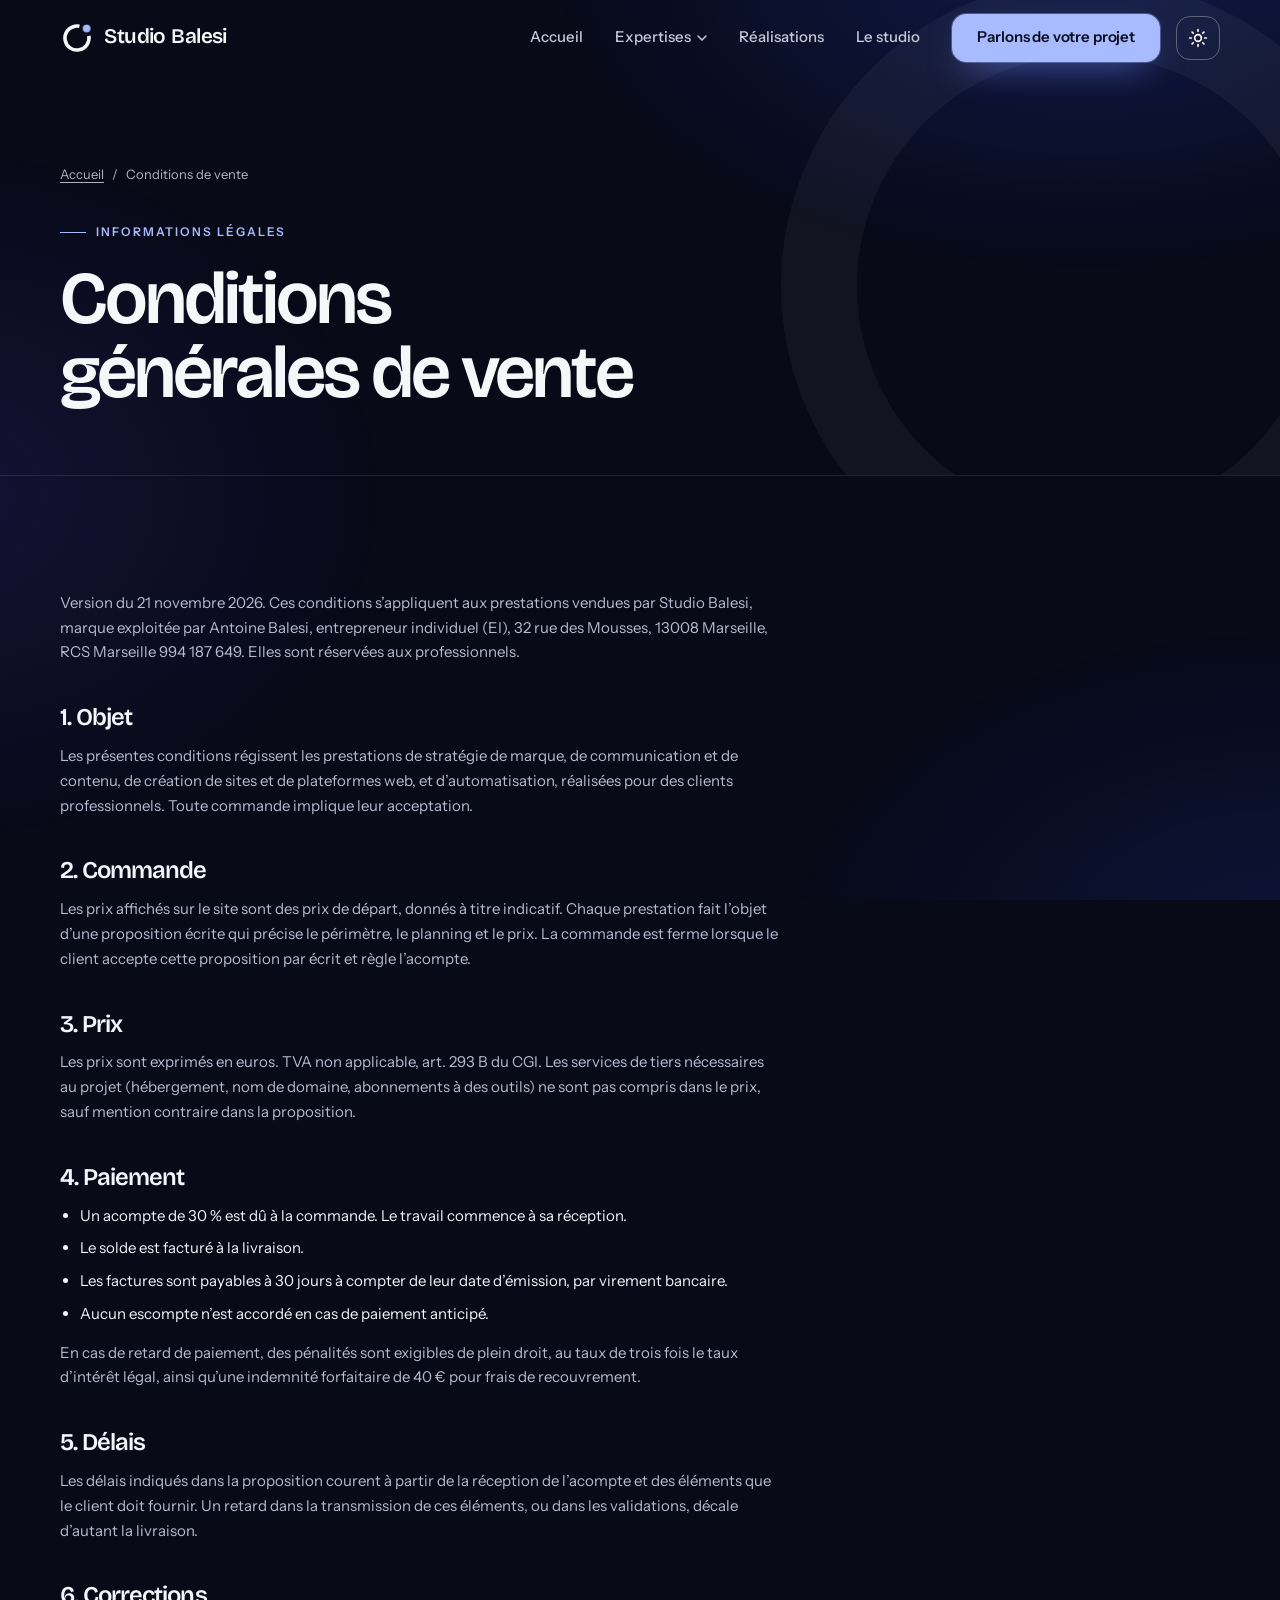
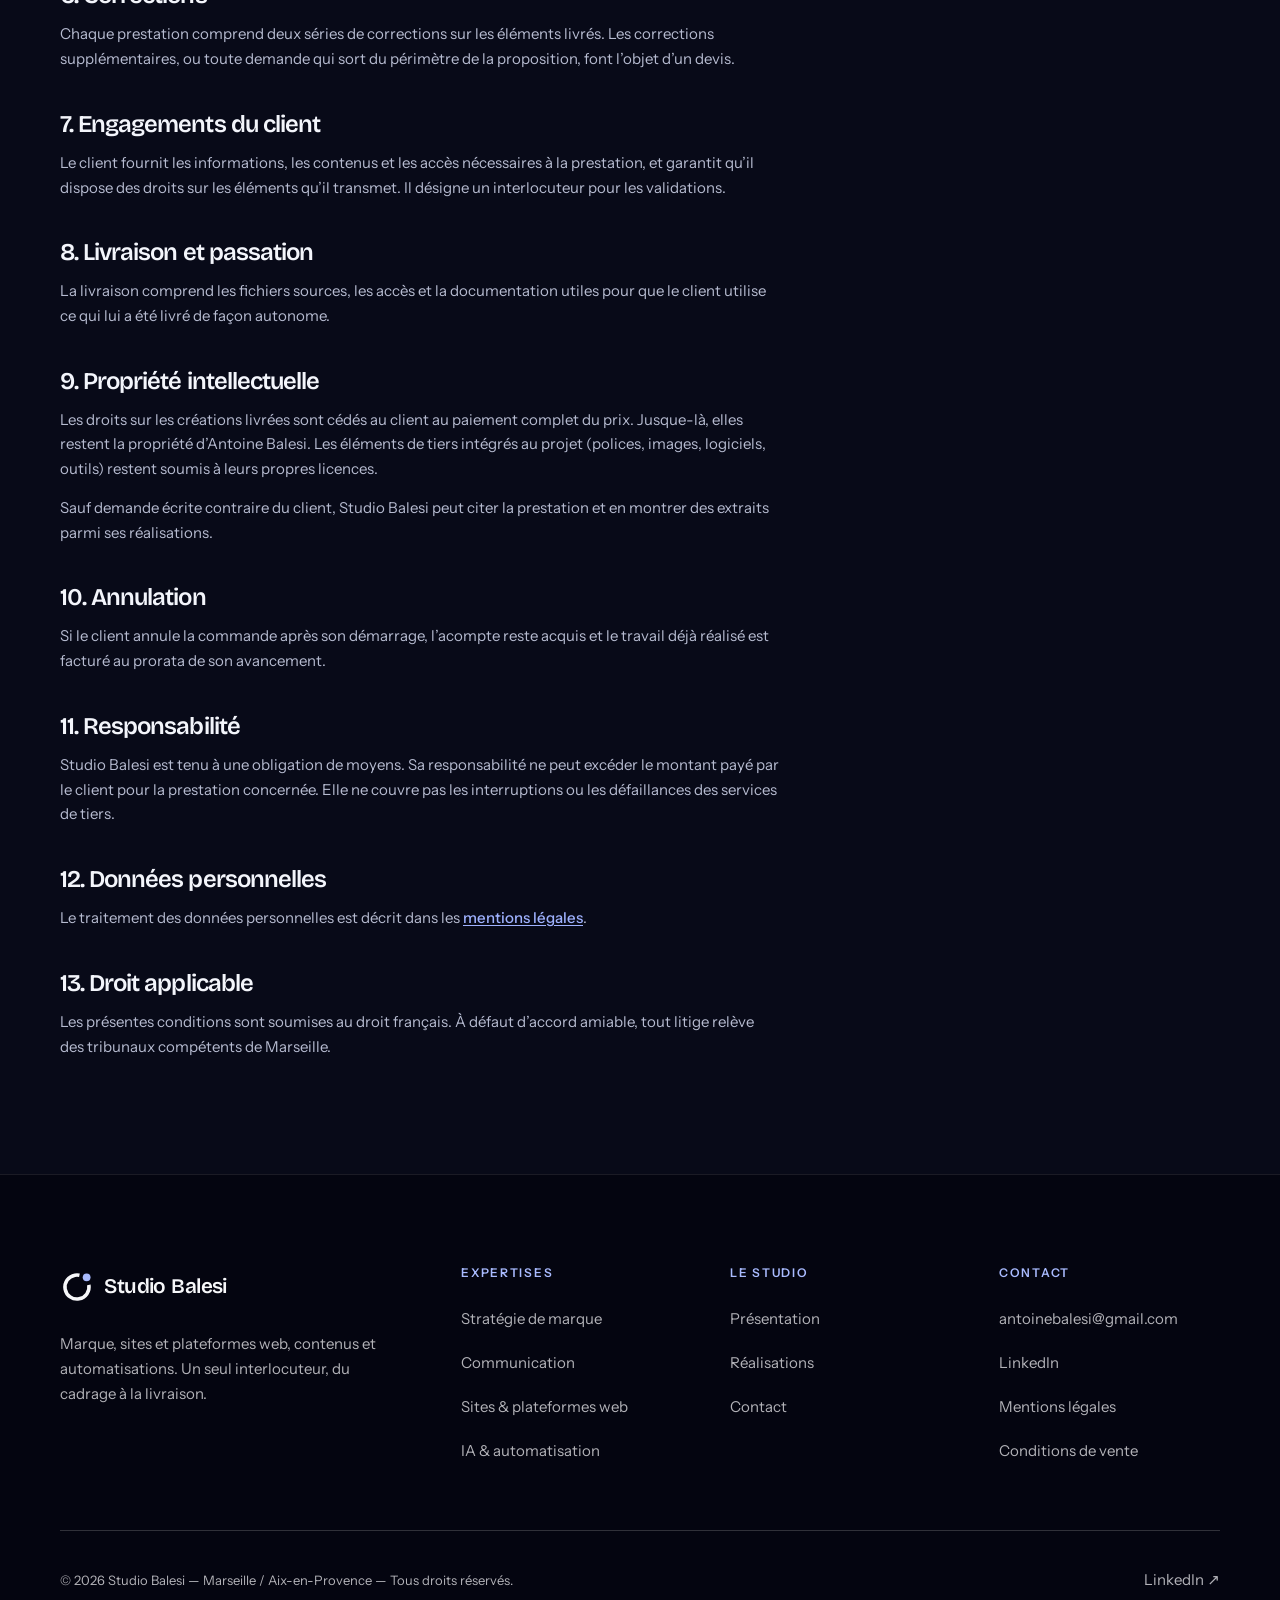
<file: cgv.html>
<!DOCTYPE html>
<html lang="fr">
<head>
  <meta charset="UTF-8">
  <meta name="viewport" content="width=device-width, initial-scale=1">
  <title>Conditions générales de vente — Studio Balesi</title>
  <meta name="description" content="Conditions générales de vente des prestations de Studio Balesi, réservées aux professionnels.">
  <meta name="robots" content="noindex, follow">
  <meta name="theme-color" content="#0A0D1F">
  <meta property="og:image" content="https://studiobalesi.fr/assets/images/og-studio-balesi.png">
  <meta property="og:image:width" content="1200">
  <meta property="og:image:height" content="630">
  <meta property="og:image:alt" content="Studio Balesi — De l’idée à la mise en ligne. Un seul interlocuteur.">
  <meta property="og:locale" content="fr_FR">
  <meta property="og:site_name" content="Studio Balesi">
  <meta name="twitter:card" content="summary_large_image">
  <meta name="twitter:image" content="https://studiobalesi.fr/assets/images/og-studio-balesi.png">

  <link rel="icon" type="image/svg+xml" href="favicon.svg">

  <link rel="preload" href="assets/fonts/bricolage-grotesque-latin.woff2" as="font" type="font/woff2" crossorigin>
  <link rel="preload" href="assets/fonts/instrument-sans-latin.woff2" as="font" type="font/woff2" crossorigin>
  <link rel="stylesheet" href="assets/css/design-system.css?v=20261121h">
  <link rel="stylesheet" href="assets/css/components.css?v=20261121h">
  <link rel="stylesheet" href="assets/css/pages/inner.css?v=20261121h">
  <link rel="stylesheet" href="assets/css/theme-nuit.css?v=20261121h" id="theme-nuit">
  <link rel="stylesheet" href="assets/css/theme-clair.css?v=20261121h">
  <script src="assets/js/theme.js?v=20261121h"></script>
  <noscript><style>
    .header { position: relative; height: auto; background: var(--nuit); }
    .header__inner { flex-wrap: wrap; padding-block: 1rem; height: auto; }
    .burger, .nav__trigger { display: none; }
    .nav { position: static; display: flex; visibility: visible; clip-path: none; max-height: none; width: 100%; }
    .nav__menu { position: static; display: block; visibility: visible; opacity: 1; transform: none; width: 100%; }
  </style></noscript>
</head>
<body>

<a href="#main" class="skip-link">Aller au contenu principal</a>

<header class="header">
  <div class="header__inner">
    <a href="index.html" class="logo logo--light" aria-label="Studio Balesi — Accueil">
      <svg class="logo__mark" viewBox="0 0 48 48" aria-hidden="true"><circle class="logo__ring" cx="24" cy="24" r="17" fill="none" stroke="currentColor" stroke-width="5" stroke-dasharray="86 20.8" transform="rotate(-10 24 24)"/><circle class="logo__dot" cx="37.6" cy="10.4" r="5.5" fill="#2F55FF"/></svg>
      <span class="logo__word"><span class="logo__sub">Studio</span> <span class="logo__name">Balesi</span></span>
    </a>

    <nav class="nav" id="nav" aria-label="Navigation principale">
      <ul class="nav__list">
        <li class="nav__item"><a href="index.html" class="nav__link">Accueil</a></li>
        <li class="nav__item nav__item--has-menu">
          <button class="nav__trigger nav__link" aria-expanded="false" aria-controls="menu-expertises">
            Expertises
            <svg class="nav__chevron" width="10" height="6" viewBox="0 0 10 6" fill="none" aria-hidden="true"><path d="M1 1L5 5L9 1" stroke="currentColor" stroke-width="1.5" stroke-linecap="round"/></svg>
          </button>
          <div class="nav__menu" id="menu-expertises">
            <a href="expertises.html">Toutes les expertises<small>Les quatre offres, la méthode, le budget</small></a>
            <a href="expertises.html#strategie">Stratégie de marque<small>Positionnement, identité, plateforme</small></a>
            <a href="expertises.html#communication">Communication &amp; contenu<small>Ligne éditoriale, réseaux, campagnes</small></a>
            <a href="expertises.html#presence">Sites &amp; plateformes web<small>Sites, plateformes, SEO</small></a>
            <a href="expertises.html#ia">IA &amp; automatisation<small>Workflows, contenus, outils sur mesure</small></a>
          </div>
        </li>
        <li class="nav__item"><a href="realisations.html" class="nav__link">Réalisations</a></li>
        <li class="nav__item"><a href="presentation.html" class="nav__link">Le studio</a></li>
        <li class="nav__item nav__cta"><a href="contact.html" class="btn btn--primary">Parlons de votre projet</a></li>
      </ul>
    </nav>

    <button class="burger" aria-expanded="false" aria-controls="nav" aria-label="Ouvrir le menu">
      <span></span><span></span><span></span>
    </button>
  </div>
</header>

<main id="main">

  <section class="page-hero">
    <div class="page-hero__decor" aria-hidden="true"></div>
    <div class="container">
      <nav class="crumbs" aria-label="Fil d'Ariane">
        <a href="index.html">Accueil</a><span aria-hidden="true">/</span><span>Conditions de vente</span>
      </nav>
      <span class="eyebrow">Informations légales</span>
      <h1>Conditions générales de vente</h1>
    </div>
  </section>

  <section class="section">
    <div class="container">
      <div class="legal">

        <p>
          Version du 21 novembre 2026. Ces conditions s’appliquent aux prestations vendues par Studio Balesi,
          marque exploitée par Antoine Balesi, entrepreneur individuel (EI), 32 rue des Mousses, 13008 Marseille,
          RCS Marseille 994 187 649. Elles sont réservées aux professionnels.
        </p>

        <h2>1. Objet</h2>
        <p>
          Les présentes conditions régissent les prestations de stratégie de marque, de communication et de contenu,
          de création de sites et de plateformes web, et d’automatisation, réalisées pour des clients professionnels.
          Toute commande implique leur acceptation.
        </p>

        <h2>2. Commande</h2>
        <p>
          Les prix affichés sur le site sont des prix de départ, donnés à titre indicatif. Chaque prestation fait
          l’objet d’une proposition écrite qui précise le périmètre, le planning et le prix. La commande est ferme
          lorsque le client accepte cette proposition par écrit et règle l’acompte.
        </p>

        <h2>3. Prix</h2>
        <p>
          Les prix sont exprimés en euros. TVA non applicable, art. 293 B du CGI. Les services de tiers nécessaires
          au projet (hébergement, nom de domaine, abonnements à des outils) ne sont pas compris dans le prix,
          sauf mention contraire dans la proposition.
        </p>

        <h2>4. Paiement</h2>
        <ul>
          <li>Un acompte de 30&nbsp;% est dû à la commande. Le travail commence à sa réception.</li>
          <li>Le solde est facturé à la livraison.</li>
          <li>Les factures sont payables à 30 jours à compter de leur date d’émission, par virement bancaire.</li>
          <li>Aucun escompte n’est accordé en cas de paiement anticipé.</li>
        </ul>
        <p>
          En cas de retard de paiement, des pénalités sont exigibles de plein droit, au taux de trois fois le taux
          d’intérêt légal, ainsi qu’une indemnité forfaitaire de 40&nbsp;€ pour frais de recouvrement.
        </p>

        <h2>5. Délais</h2>
        <p>
          Les délais indiqués dans la proposition courent à partir de la réception de l’acompte et des éléments
          que le client doit fournir. Un retard dans la transmission de ces éléments, ou dans les validations,
          décale d’autant la livraison.
        </p>

        <h2>6. Corrections</h2>
        <p>
          Chaque prestation comprend deux séries de corrections sur les éléments livrés. Les corrections
          supplémentaires, ou toute demande qui sort du périmètre de la proposition, font l’objet d’un devis.
        </p>

        <h2>7. Engagements du client</h2>
        <p>
          Le client fournit les informations, les contenus et les accès nécessaires à la prestation, et garantit
          qu’il dispose des droits sur les éléments qu’il transmet. Il désigne un interlocuteur pour les validations.
        </p>

        <h2>8. Livraison et passation</h2>
        <p>
          La livraison comprend les fichiers sources, les accès et la documentation utiles pour que le client
          utilise ce qui lui a été livré de façon autonome.
        </p>

        <h2>9. Propriété intellectuelle</h2>
        <p>
          Les droits sur les créations livrées sont cédés au client au paiement complet du prix. Jusque-là,
          elles restent la propriété d’Antoine Balesi. Les éléments de tiers intégrés au projet (polices, images,
          logiciels, outils) restent soumis à leurs propres licences.
        </p>
        <p>
          Sauf demande écrite contraire du client, Studio Balesi peut citer la prestation et en montrer des
          extraits parmi ses réalisations.
        </p>

        <h2>10. Annulation</h2>
        <p>
          Si le client annule la commande après son démarrage, l’acompte reste acquis et le travail déjà réalisé
          est facturé au prorata de son avancement.
        </p>

        <h2>11. Responsabilité</h2>
        <p>
          Studio Balesi est tenu à une obligation de moyens. Sa responsabilité ne peut excéder le montant payé
          par le client pour la prestation concernée. Elle ne couvre pas les interruptions ou les défaillances
          des services de tiers.
        </p>

        <h2>12. Données personnelles</h2>
        <p>
          Le traitement des données personnelles est décrit dans les <a href="mentions-legales.html">mentions légales</a>.
        </p>

        <h2>13. Droit applicable</h2>
        <p>
          Les présentes conditions sont soumises au droit français. À défaut d’accord amiable, tout litige relève
          des tribunaux compétents de Marseille.
        </p>

      </div>
    </div>
  </section>

</main>

<footer class="footer">
  <div class="container">
    <div class="footer__grid">
      <div class="footer__brand">
        <a href="index.html" class="logo logo--light" aria-label="Studio Balesi — Accueil">
          <svg class="logo__mark" viewBox="0 0 48 48" aria-hidden="true"><circle class="logo__ring" cx="24" cy="24" r="17" fill="none" stroke="currentColor" stroke-width="5" stroke-dasharray="86 20.8" transform="rotate(-10 24 24)"/><circle class="logo__dot" cx="37.6" cy="10.4" r="5.5" fill="#2F55FF"/></svg>
          <span class="logo__word"><span class="logo__sub">Studio</span> <span class="logo__name">Balesi</span></span>
        </a>
        <p>Marque, sites et plateformes web, contenus et automatisations. Un seul interlocuteur, du cadrage à la livraison.</p>
      </div>
      <div class="footer__col">
        <h2>Expertises</h2>
        <ul>
          <li><a href="expertises.html#strategie">Stratégie de marque</a></li>
          <li><a href="expertises.html#communication">Communication</a></li>
          <li><a href="expertises.html#presence">Sites &amp; plateformes web</a></li>
          <li><a href="expertises.html#ia">IA &amp; automatisation</a></li>
        </ul>
      </div>
      <div class="footer__col">
        <h2>Le studio</h2>
        <ul>
          <li><a href="presentation.html">Présentation</a></li>
          <li><a href="realisations.html">Réalisations</a></li>
          <li><a href="contact.html">Contact</a></li>
        </ul>
      </div>
      <div class="footer__col">
        <h2>Contact</h2>
        <ul>
          <li><a href="mailto:antoinebalesi@gmail.com">antoinebalesi@gmail.com</a></li>
          <li><a href="https://www.linkedin.com/in/antoine-balesi-203494299" target="_blank" rel="noopener noreferrer">LinkedIn</a></li>
          <li><a href="mentions-legales.html">Mentions légales</a></li>
          <li><a href="cgv.html">Conditions de vente</a></li>
        </ul>
      </div>
    </div>
    <div class="footer__bottom">
      <p>© <span data-year>2026</span> Studio Balesi — Marseille / Aix-en-Provence — Tous droits réservés.</p>
      <div class="footer__social">
        <a href="https://www.linkedin.com/in/antoine-balesi-203494299" target="_blank" rel="noopener noreferrer">LinkedIn ↗</a>
      </div>
    </div>
  </div>
</footer>

<script src="assets/js/main.js?v=20261121h" defer></script>
</body>
</html>
</file>
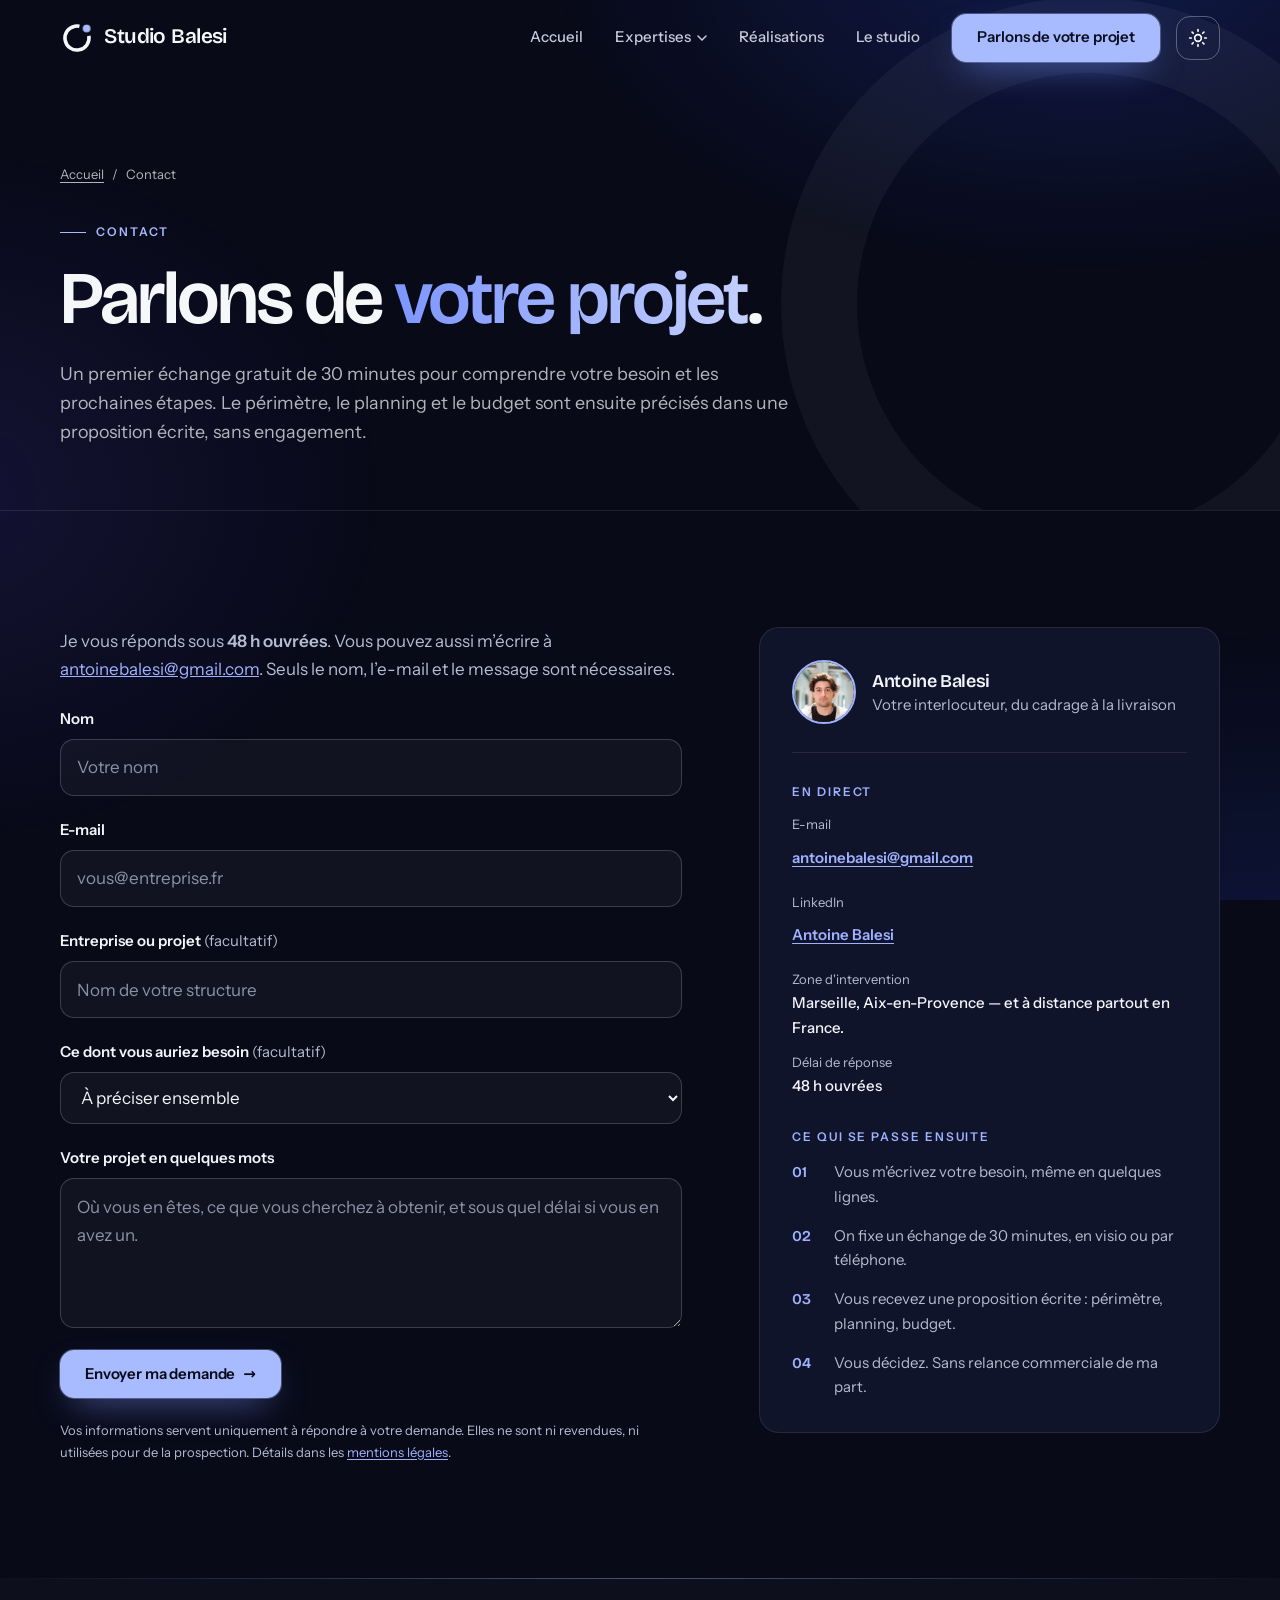
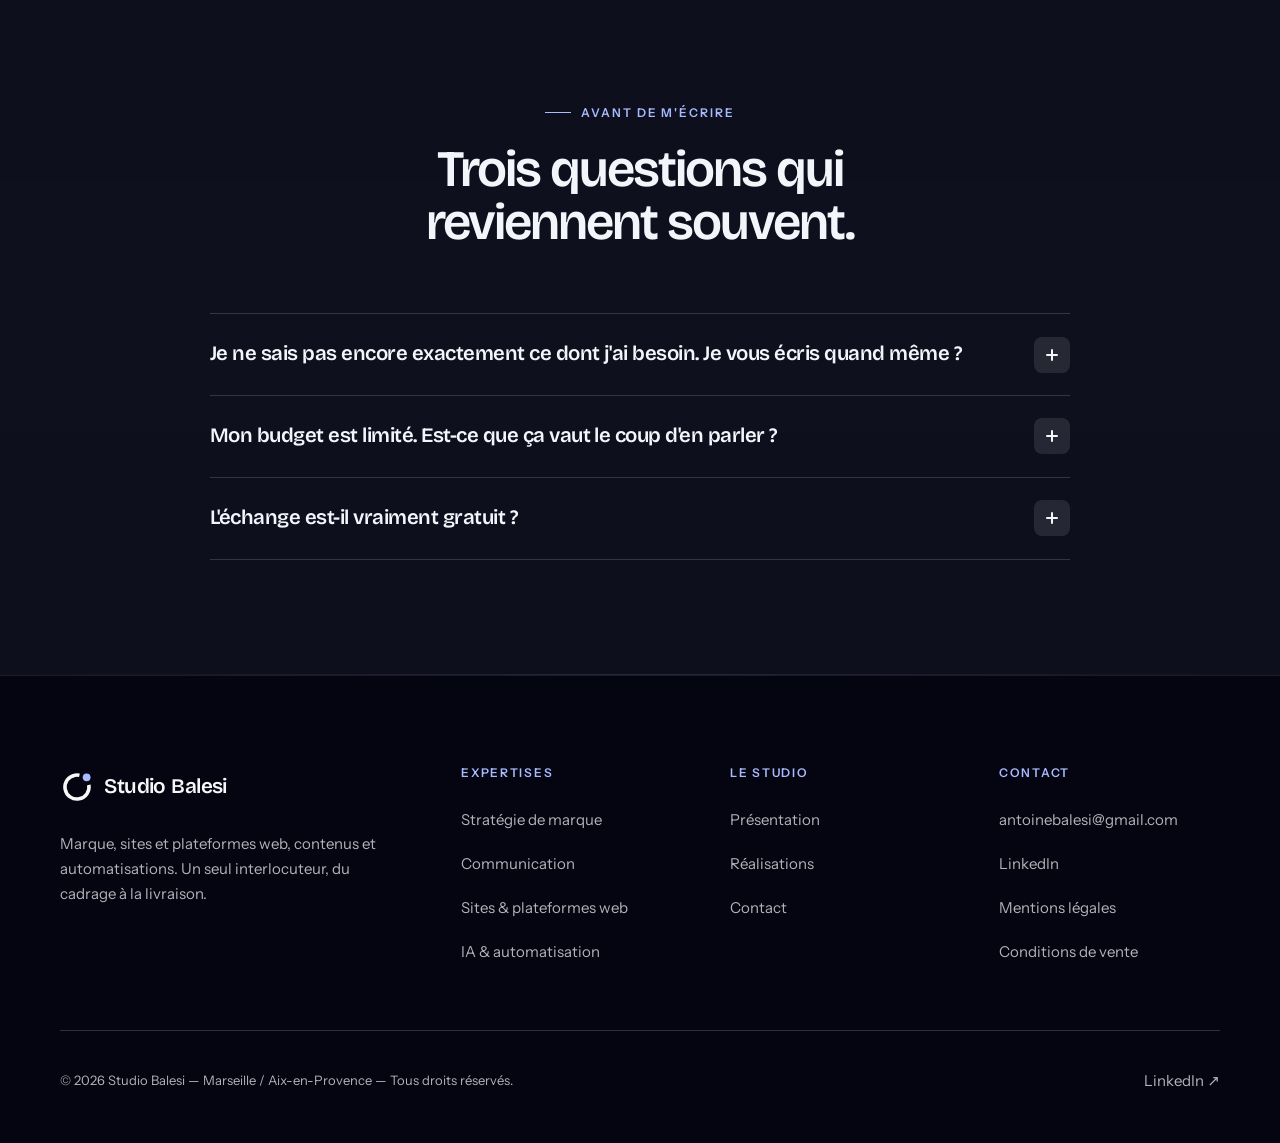
<file: contact.html>
<!DOCTYPE html>
<html lang="fr">
<head>
  <meta charset="UTF-8">
  <meta name="viewport" content="width=device-width, initial-scale=1">
  <title>Contact — Studio Balesi, Marseille et Aix-en-Provence</title>
  <meta name="description" content="Un premier échange gratuit, sans engagement, pour cadrer votre projet digital. Marseille, Aix-en-Provence et à distance. Réponse sous 48 h ouvrées.">
  <meta name="theme-color" content="#0A0D1F">

  <meta property="og:type" content="website">
  <meta property="og:url" content="https://studiobalesi.fr/contact.html">
  <meta property="og:title" content="Contact — Studio Balesi">
  <meta property="og:description" content="Parlons de votre projet. Premier échange gratuit, sans engagement.">
  <meta property="og:image" content="https://studiobalesi.fr/assets/images/og-studio-balesi.png">
  <meta property="og:image:width" content="1200">
  <meta property="og:image:height" content="630">
  <meta property="og:image:alt" content="Studio Balesi — De l’idée à la mise en ligne. Un seul interlocuteur.">
  <meta property="og:locale" content="fr_FR">
  <meta property="og:site_name" content="Studio Balesi">
  <meta name="twitter:card" content="summary_large_image">
  <meta name="twitter:image" content="https://studiobalesi.fr/assets/images/og-studio-balesi.png">

  <link rel="icon" type="image/svg+xml" href="favicon.svg">
  <link rel="canonical" href="https://studiobalesi.fr/contact.html">

  <link rel="preload" href="assets/fonts/bricolage-grotesque-latin.woff2" as="font" type="font/woff2" crossorigin>
  <link rel="preload" href="assets/fonts/instrument-sans-latin.woff2" as="font" type="font/woff2" crossorigin>
  <link rel="stylesheet" href="assets/css/design-system.css?v=20261121h">
  <link rel="stylesheet" href="assets/css/components.css?v=20261121h">
  <link rel="stylesheet" href="assets/css/pages/inner.css?v=20261121h">
  <link rel="stylesheet" href="assets/css/theme-nuit.css?v=20261121h" id="theme-nuit">
  <link rel="stylesheet" href="assets/css/theme-clair.css?v=20261121h">
  <script src="assets/js/theme.js?v=20261121h"></script>
  <noscript><style>
    .header { position: relative; height: auto; background: var(--nuit); }
    .header__inner { flex-wrap: wrap; padding-block: 1rem; height: auto; }
    .burger, .nav__trigger { display: none; }
    .nav { position: static; display: flex; visibility: visible; clip-path: none; max-height: none; width: 100%; }
    .nav__menu { position: static; display: block; visibility: visible; opacity: 1; transform: none; width: 100%; }
  </style></noscript>
</head>
<body>

<a href="#main" class="skip-link">Aller au contenu principal</a>

<header class="header">
  <div class="header__inner">
    <a href="index.html" class="logo logo--light" aria-label="Studio Balesi — Accueil">
      <svg class="logo__mark" viewBox="0 0 48 48" aria-hidden="true"><circle class="logo__ring" cx="24" cy="24" r="17" fill="none" stroke="currentColor" stroke-width="5" stroke-dasharray="86 20.8" transform="rotate(-10 24 24)"/><circle class="logo__dot" cx="37.6" cy="10.4" r="5.5" fill="#2F55FF"/></svg>
      <span class="logo__word"><span class="logo__sub">Studio</span> <span class="logo__name">Balesi</span></span>
    </a>

    <nav class="nav" id="nav" aria-label="Navigation principale">
      <ul class="nav__list">
        <li class="nav__item"><a href="index.html" class="nav__link">Accueil</a></li>
        <li class="nav__item nav__item--has-menu">
          <button class="nav__trigger nav__link" aria-expanded="false" aria-controls="menu-expertises">
            Expertises
            <svg class="nav__chevron" width="10" height="6" viewBox="0 0 10 6" fill="none" aria-hidden="true"><path d="M1 1L5 5L9 1" stroke="currentColor" stroke-width="1.5" stroke-linecap="round"/></svg>
          </button>
          <div class="nav__menu" id="menu-expertises">
            <a href="expertises.html">Toutes les expertises<small>Les quatre offres, la méthode, le budget</small></a>
            <a href="expertises.html#strategie">Stratégie de marque<small>Positionnement, identité, plateforme</small></a>
            <a href="expertises.html#communication">Communication &amp; contenu<small>Ligne éditoriale, réseaux, campagnes</small></a>
            <a href="expertises.html#presence">Sites &amp; plateformes web<small>Sites, plateformes, SEO</small></a>
            <a href="expertises.html#ia">IA &amp; automatisation<small>Workflows, contenus, outils sur mesure</small></a>
          </div>
        </li>
        <li class="nav__item"><a href="realisations.html" class="nav__link">Réalisations</a></li>
        <li class="nav__item"><a href="presentation.html" class="nav__link">Le studio</a></li>
        <li class="nav__item nav__cta"><a href="contact.html" class="btn btn--primary">Parlons de votre projet</a></li>
      </ul>
    </nav>

    <button class="burger" aria-expanded="false" aria-controls="nav" aria-label="Ouvrir le menu">
      <span></span><span></span><span></span>
    </button>
  </div>
</header>

<main id="main">

  <!-- ══════════════════════════ HERO ══════════════════════════ -->
  <section class="page-hero">
    <div class="page-hero__decor" aria-hidden="true"></div>
    <div class="container">
      <nav class="crumbs" aria-label="Fil d'Ariane">
        <a href="index.html">Accueil</a><span aria-hidden="true">/</span><span>Contact</span>
      </nav>
      <span class="eyebrow">Contact</span>
      <h1>Parlons de <span class="grad">votre projet</span>.</h1>
      <p class="lead">Un premier échange gratuit de 30 minutes pour comprendre votre besoin et les prochaines étapes. Le périmètre, le planning et le budget sont ensuite précisés dans une proposition écrite, sans engagement.</p>
    </div>
  </section>

  <!-- ══════════════════════════ FORMULAIRE ══════════════════════════ -->
  <section class="section" aria-labelledby="form-title">
    <div class="container">
      <h2 id="form-title" class="sr-only">Formulaire de contact</h2>
      <div class="contact__grid">

        <!-- Colonne formulaire -->
        <div>
          <p class="contact__intro">Je vous réponds sous <strong>48 h ouvrées</strong>. Vous pouvez aussi m’écrire à <a href="mailto:antoinebalesi@gmail.com">antoinebalesi@gmail.com</a>. Seuls le nom, l’e-mail et le message sont nécessaires.</p>
          <div id="form-status" class="form-status" hidden tabindex="-1"></div>

          <!-- Rappel de l'offre choisie : rempli par contact.js quand on arrive depuis une offre
               (?projet=…) ou quand on choisit un besoin dans la liste. Vide et masqué sinon. -->
          <div id="offre-choisie" class="offre-choisie" hidden aria-live="polite"></div>

          <form id="contact-form" class="form" action="https://formspree.io/f/xrperpyo" method="POST">

            <!-- Objet de l'e-mail reçu + piège à robots (champ invisible, rempli uniquement par les spams) -->
            <input type="hidden" name="_subject" value="Nouvelle demande — site Studio Balesi">
            <input type="text" name="_gotcha" tabindex="-1" autocomplete="off" hidden>

            <div class="field">
              <label for="name">Nom</label>
              <input type="text" id="name" name="name" autocomplete="name" placeholder="Votre nom" required>
            </div>

            <div class="field">
              <label for="email">E-mail</label>
              <input type="email" id="email" name="email" autocomplete="email" placeholder="vous@entreprise.fr" required>
            </div>

            <div class="field">
              <label for="company">Entreprise ou projet <span>(facultatif)</span></label>
              <input type="text" id="company" name="company" autocomplete="organization" placeholder="Nom de votre structure">
            </div>

            <div class="field">
              <label for="need">Ce dont vous auriez besoin <span>(facultatif)</span></label>
              <select id="need" name="need">
                <option value="">À préciser ensemble</option>
                <option value="Stratégie de marque et identité">Marque et identité</option>
                <option value="Communication et contenus">Communication et contenus</option>
                <option value="Création ou refonte d’un site web">Site web</option>
                <option value="Création d’une plateforme web — suite au projet Belavi">Plateforme web (Belavi)</option>
                <option value="IA et automatisation">IA et automatisation</option>
                <option value="Diagnostic IA — 390 €">Diagnostic IA (390 €)</option>
              </select>
            </div>

            <div class="field">
              <label for="message">Votre projet en quelques mots</label>
              <textarea id="message" name="message" placeholder="Où vous en êtes, ce que vous cherchez à obtenir, et sous quel délai si vous en avez un." required></textarea>
            </div>

            <button type="submit" class="btn btn--primary">
              Envoyer ma demande
              <span class="btn__arrow" aria-hidden="true">→</span>
            </button>

            <p class="form__note">
              Vos informations servent uniquement à répondre à votre demande. Elles ne sont ni revendues, ni utilisées pour de la prospection.
              Détails dans les <a href="mentions-legales.html">mentions légales</a>.
            </p>
          </form>
        </div>

        <!-- Colonne latérale -->
        <aside class="contact__aside">

          <div class="contact__person">
            <img src="assets/images/antoine-balesi.webp" alt="" width="64" height="64">
            <p><strong>Antoine Balesi</strong>Votre interlocuteur, du cadrage à la livraison</p>
          </div>

          <div class="contact__block">
            <h3>En direct</h3>
            <dl class="contact__list">
              <div>
                <dt>E-mail</dt>
                <dd><a href="mailto:antoinebalesi@gmail.com">antoinebalesi@gmail.com</a></dd>
              </div>
              <div>
                <dt>LinkedIn</dt>
                <dd><a href="https://www.linkedin.com/in/antoine-balesi-203494299" target="_blank" rel="noopener noreferrer">Antoine Balesi</a></dd>
              </div>
              <div>
                <dt>Zone d'intervention</dt>
                <dd>Marseille, Aix-en-Provence — et à distance partout en France.</dd>
              </div>
              <div>
                <dt>Délai de réponse</dt>
                <dd>48 h ouvrées</dd>
              </div>
            </dl>
          </div>

          <div class="contact__block">
            <h3>Ce qui se passe ensuite</h3>
            <ol class="next">
              <li>Vous m'écrivez votre besoin, même en quelques lignes.</li>
              <li>On fixe un échange de 30 minutes, en visio ou par téléphone.</li>
              <li>Vous recevez une proposition écrite&nbsp;: périmètre, planning, budget.</li>
              <li>Vous décidez. Sans relance commerciale de ma part.</li>
            </ol>
          </div>

        </aside>

      </div>
    </div>
  </section>

  <!-- ══════════════════════════ FAQ COURTE ══════════════════════════ -->
  <section class="section section--paper">
    <div class="container">
      <div class="section-head section-head--center">
        <span class="eyebrow">Avant de m'écrire</span>
        <h2>Trois questions qui reviennent souvent.</h2>
      </div>

      <div class="faq">
        <details class="faq__item" name="faq">
          <summary class="faq__q">
            <span>Je ne sais pas encore exactement ce dont j'ai besoin. Je vous écris quand même&nbsp;?</span>
            <span class="faq__icon" aria-hidden="true"></span>
          </summary>
          <div class="faq__a"><div>
            <p>Oui. Le premier échange sert justement à transformer une intuition en périmètre. Décrivez la situation plutôt que la solution — on identifiera ensemble le bon point de départ.</p>
          </div></div>
        </details>

        <details class="faq__item" name="faq">
          <summary class="faq__q">
            <span>Mon budget est limité. Est-ce que ça vaut le coup d'en parler&nbsp;?</span>
            <span class="faq__icon" aria-hidden="true"></span>
          </summary>
          <div class="faq__a"><div>
            <p>Dites-le dès le premier message&nbsp;: c'est une contrainte de cadrage comme une autre. Selon le montant, on réduit le périmètre, on échelonne, ou je vous oriente vers une autre solution. Personne ne gagne à démarrer un projet sous-financé.</p>
          </div></div>
        </details>

        <details class="faq__item" name="faq">
          <summary class="faq__q">
            <span>L'échange est-il vraiment gratuit&nbsp;?</span>
            <span class="faq__icon" aria-hidden="true"></span>
          </summary>
          <div class="faq__a"><div>
            <p>Oui, et sans contrepartie. Vous repartez avec l'analyse et l'estimation écrite, que vous décidiez de travailler avec moi ou non. C'est le seul moyen honnête de savoir si nous sommes faits pour collaborer.</p>
          </div></div>
        </details>
      </div>
    </div>
  </section>

</main>

<footer class="footer">
  <div class="container">
    <div class="footer__grid">
      <div class="footer__brand">
        <a href="index.html" class="logo logo--light" aria-label="Studio Balesi — Accueil">
          <svg class="logo__mark" viewBox="0 0 48 48" aria-hidden="true"><circle class="logo__ring" cx="24" cy="24" r="17" fill="none" stroke="currentColor" stroke-width="5" stroke-dasharray="86 20.8" transform="rotate(-10 24 24)"/><circle class="logo__dot" cx="37.6" cy="10.4" r="5.5" fill="#2F55FF"/></svg>
          <span class="logo__word"><span class="logo__sub">Studio</span> <span class="logo__name">Balesi</span></span>
        </a>
        <p>Marque, sites et plateformes web, contenus et automatisations. Un seul interlocuteur, du cadrage à la livraison.</p>
      </div>
      <div class="footer__col">
        <h2>Expertises</h2>
        <ul>
          <li><a href="expertises.html#strategie">Stratégie de marque</a></li>
          <li><a href="expertises.html#communication">Communication</a></li>
          <li><a href="expertises.html#presence">Sites &amp; plateformes web</a></li>
          <li><a href="expertises.html#ia">IA &amp; automatisation</a></li>
        </ul>
      </div>
      <div class="footer__col">
        <h2>Le studio</h2>
        <ul>
          <li><a href="presentation.html">Présentation</a></li>
          <li><a href="realisations.html">Réalisations</a></li>
          <li><a href="contact.html">Contact</a></li>
        </ul>
      </div>
      <div class="footer__col">
        <h2>Contact</h2>
        <ul>
          <li><a href="mailto:antoinebalesi@gmail.com">antoinebalesi@gmail.com</a></li>
          <li><a href="https://www.linkedin.com/in/antoine-balesi-203494299" target="_blank" rel="noopener noreferrer">LinkedIn</a></li>
          <li><a href="mentions-legales.html">Mentions légales</a></li>
          <li><a href="cgv.html">Conditions de vente</a></li>
        </ul>
      </div>
    </div>
    <div class="footer__bottom">
      <p>© <span data-year>2026</span> Studio Balesi — Marseille / Aix-en-Provence — Tous droits réservés.</p>
      <div class="footer__social">
        <a href="https://www.linkedin.com/in/antoine-balesi-203494299" target="_blank" rel="noopener noreferrer">LinkedIn ↗</a>
      </div>
    </div>
  </div>
</footer>

<script src="assets/js/main.js?v=20261121h" defer></script>
<script src="assets/js/contact.js?v=20261121h" defer></script>
</body>
</html>
</file>
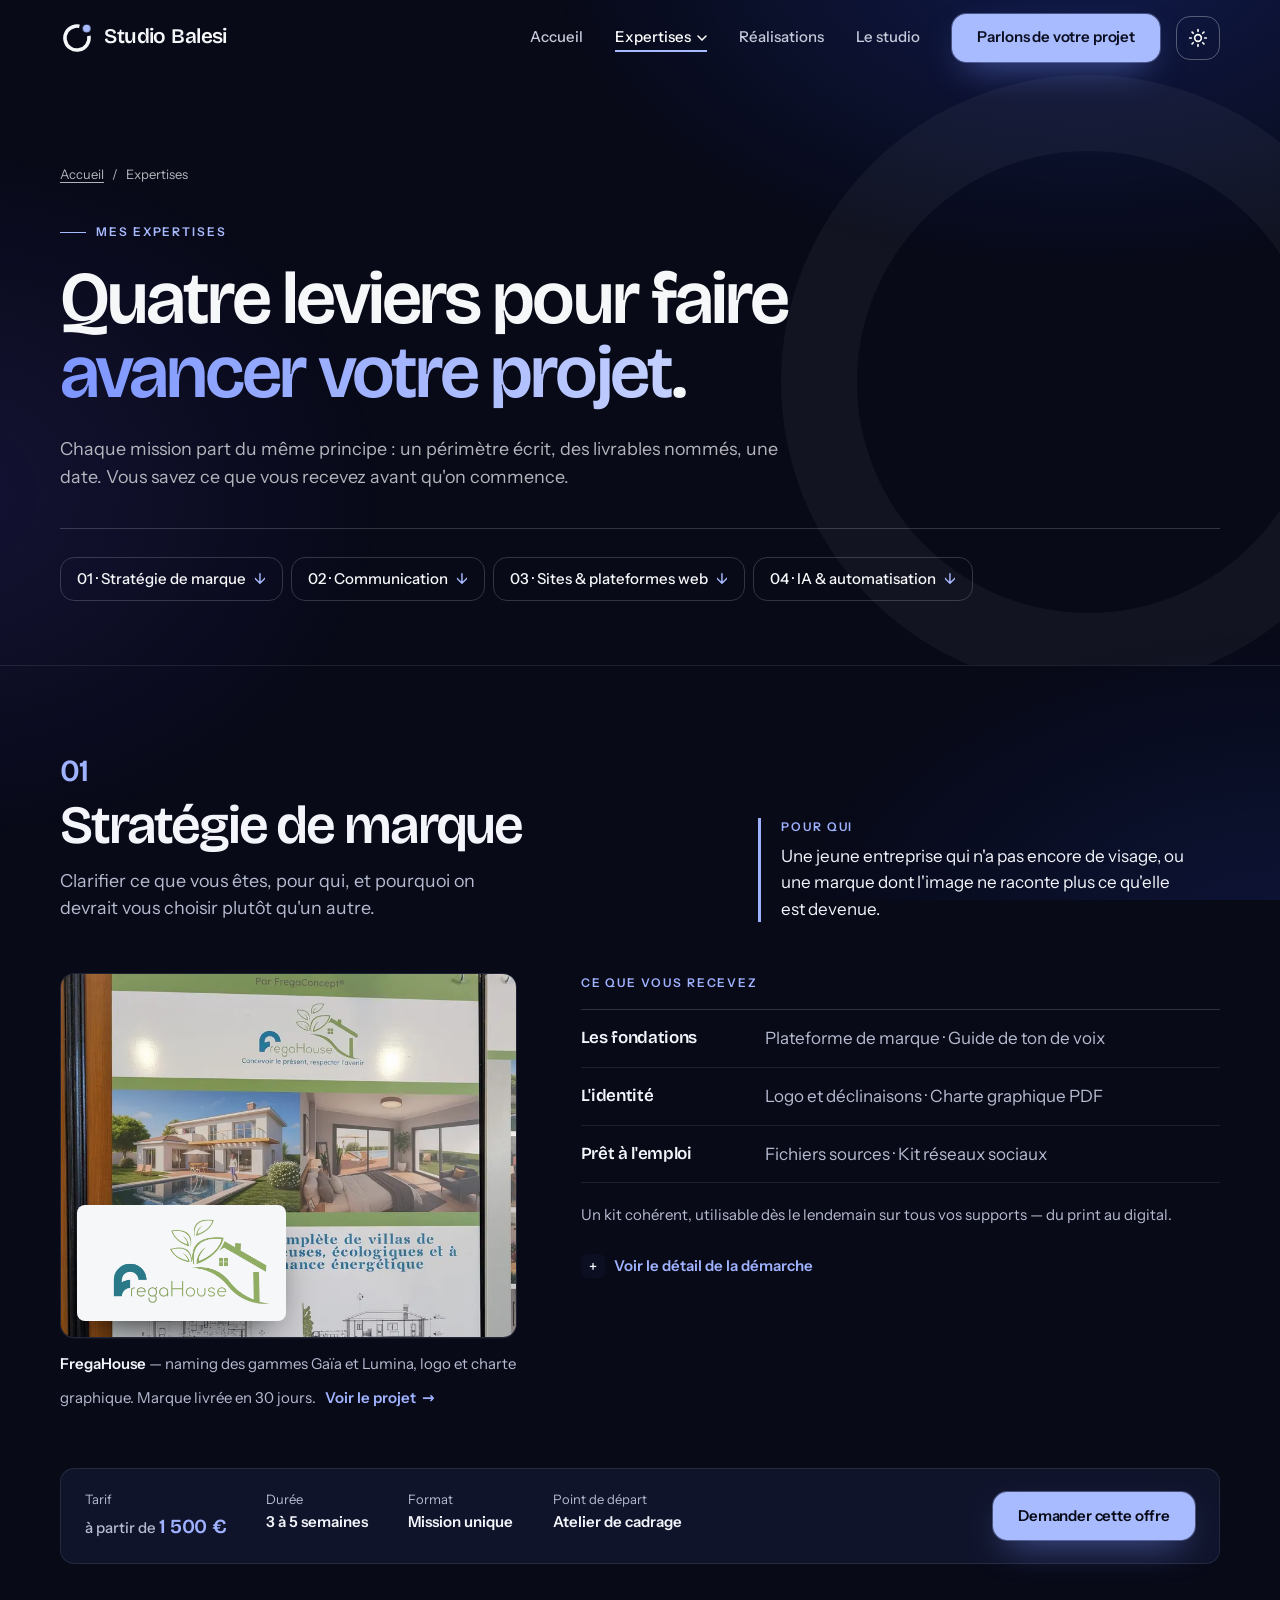
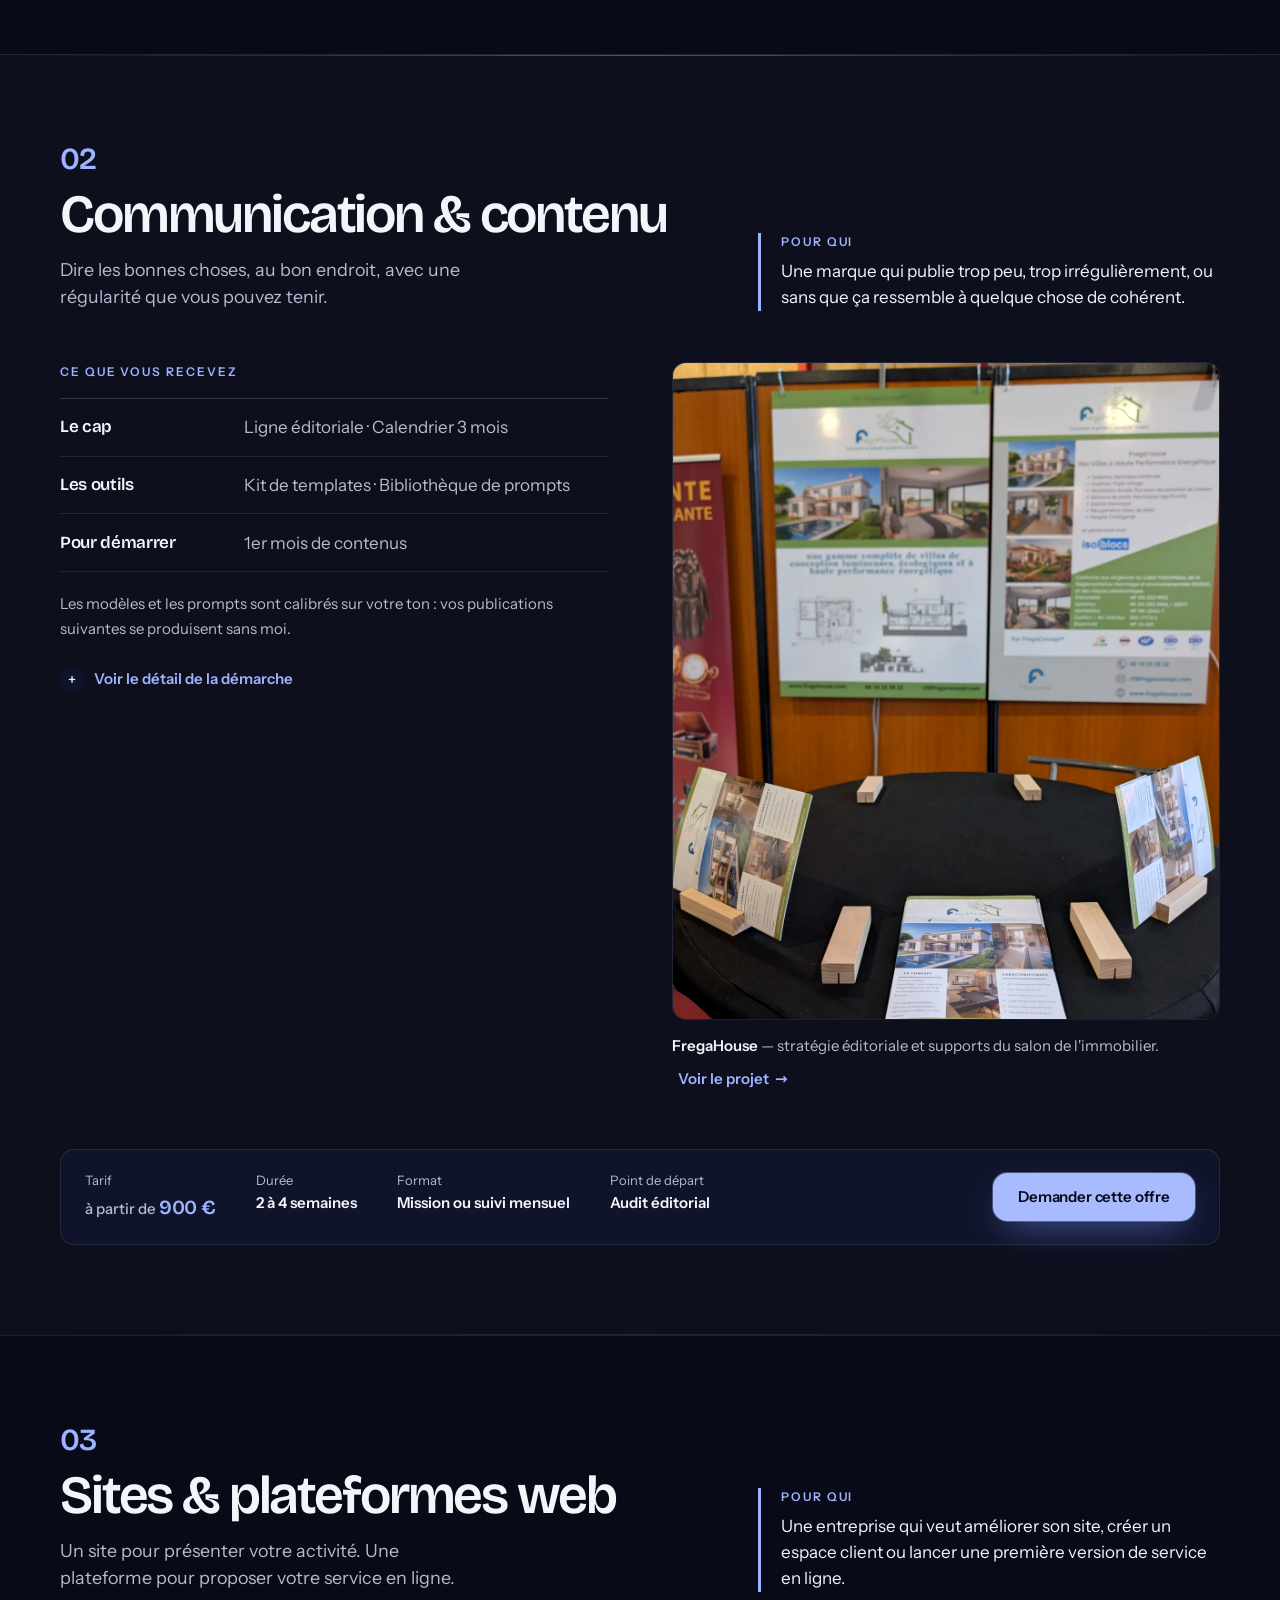
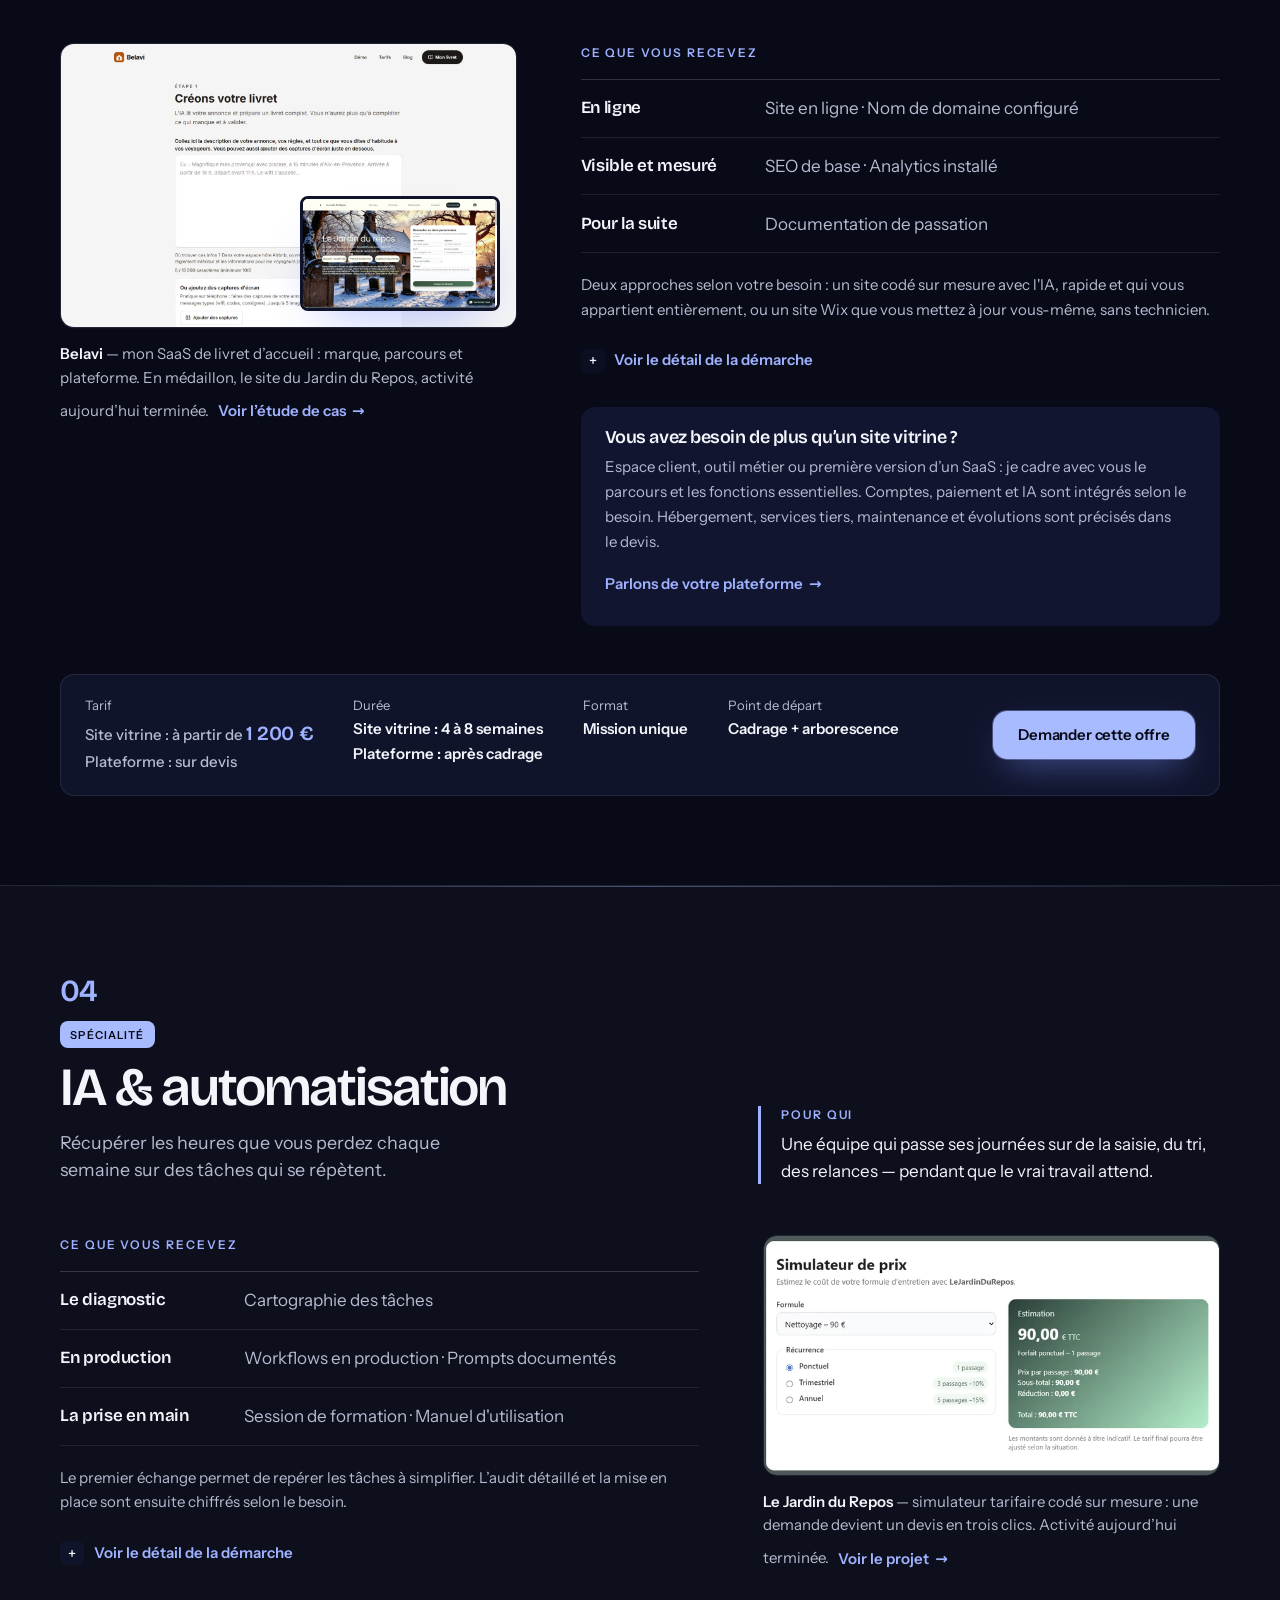
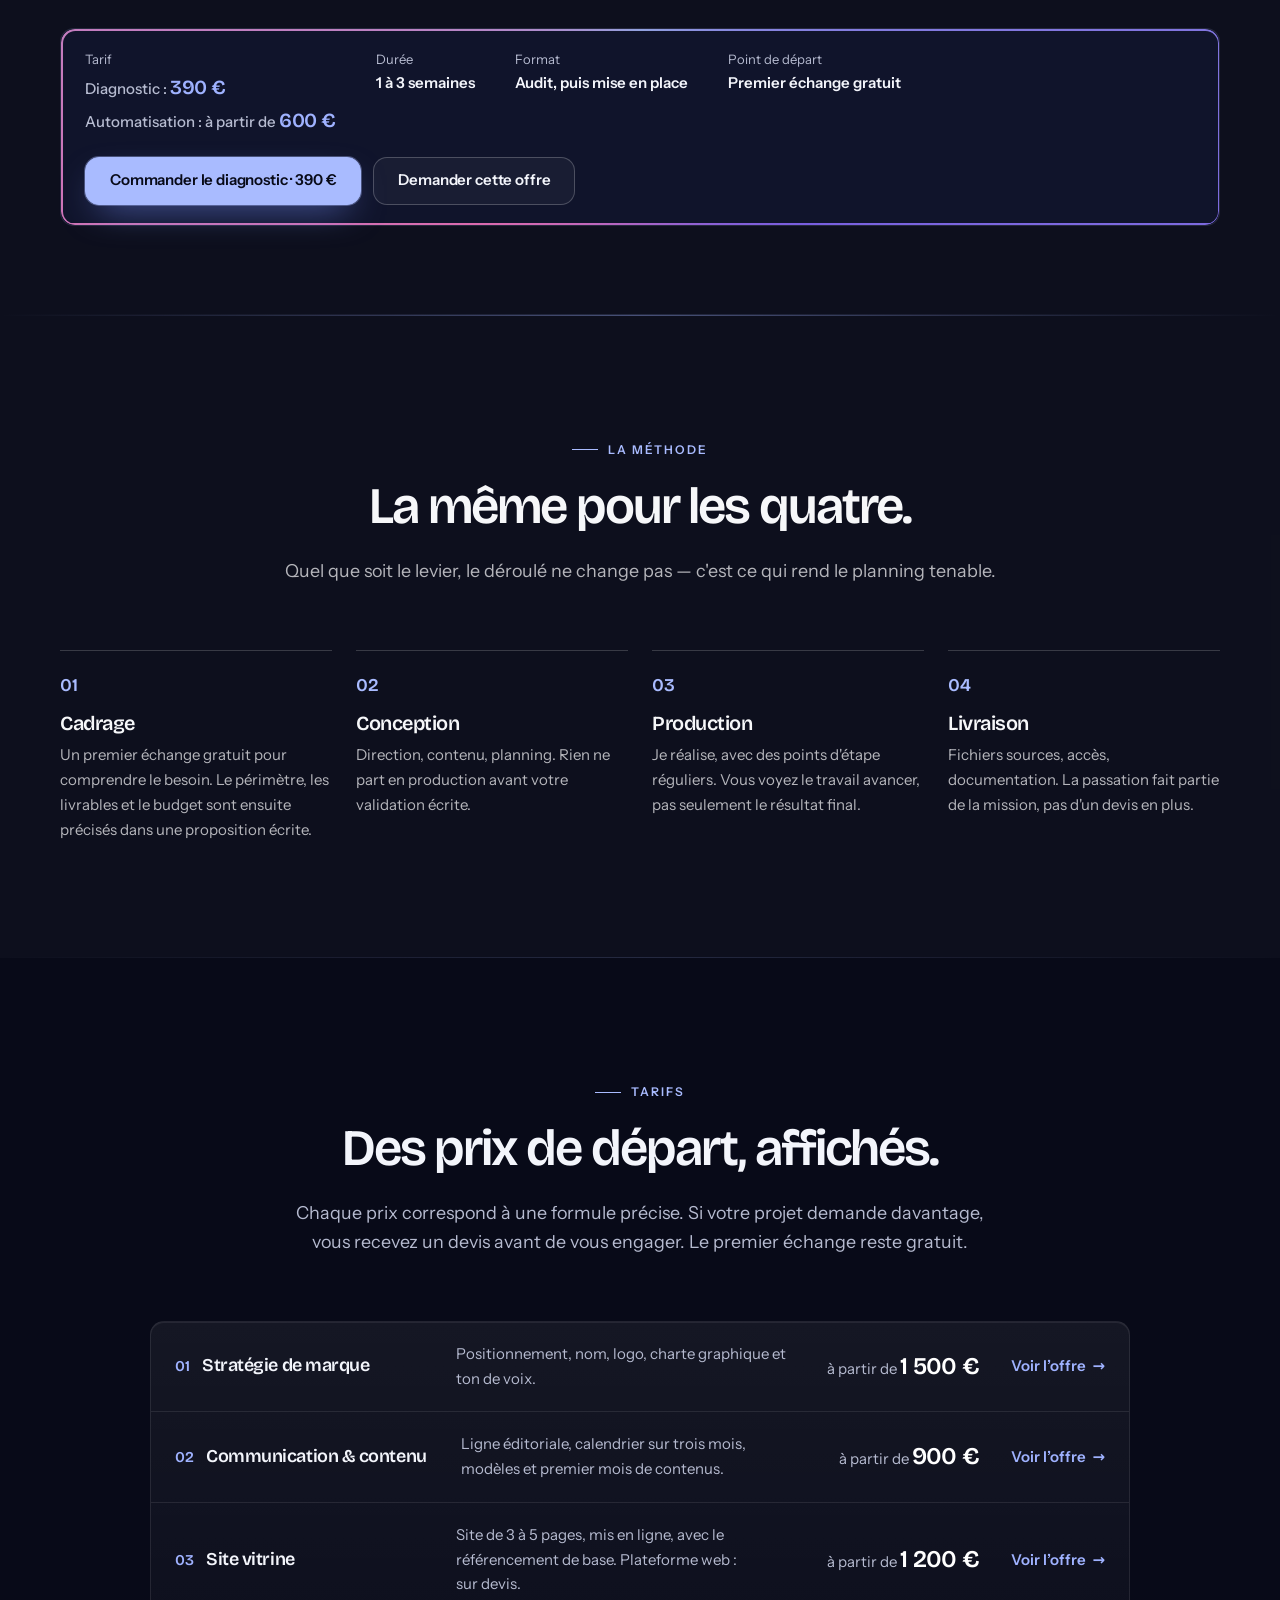
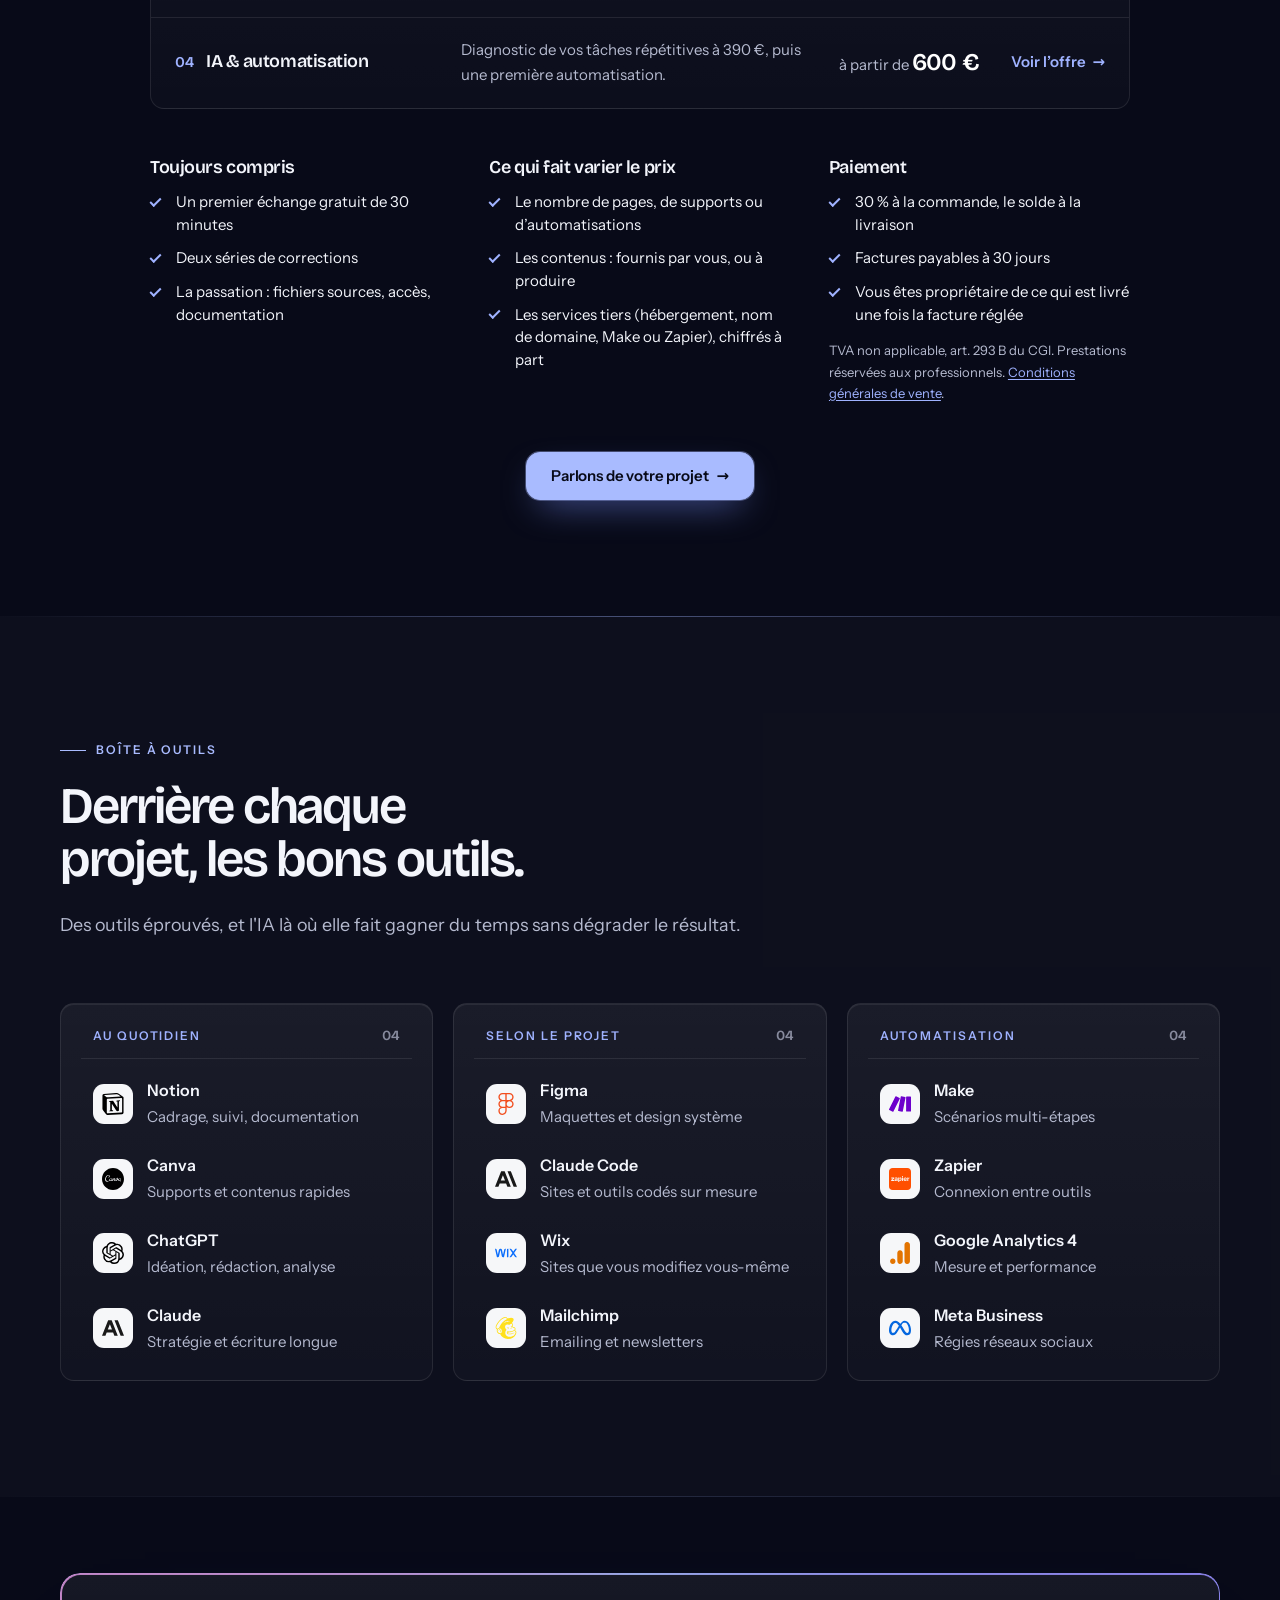
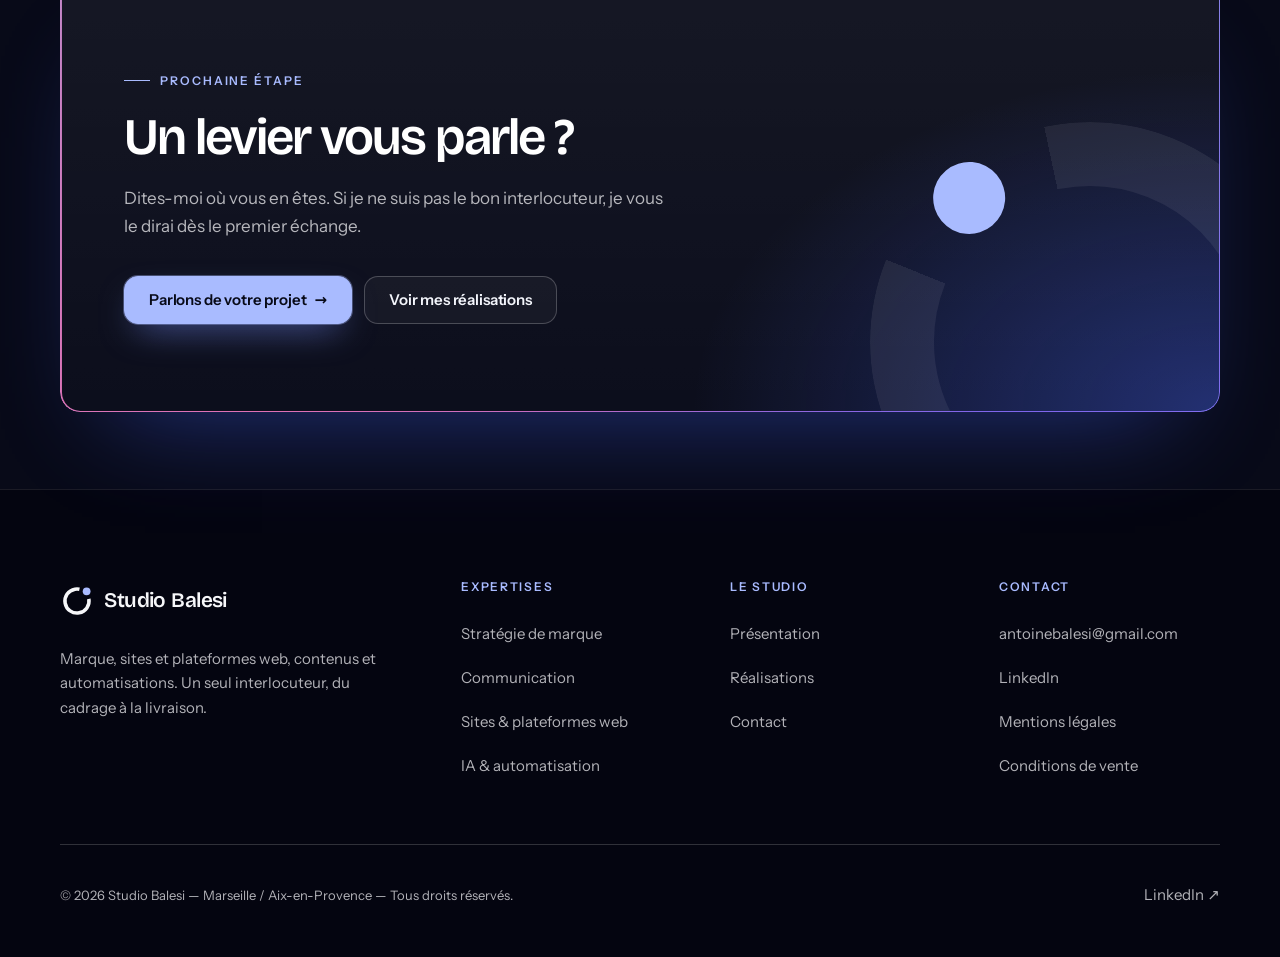
<file: expertises.html>
<!DOCTYPE html>
<html lang="fr">
<head>
  <meta charset="UTF-8">
  <meta name="viewport" content="width=device-width, initial-scale=1">
  <title>Expertises — Marque, contenu, site &amp; IA à Marseille | Studio Balesi</title>
  <meta name="description" content="Stratégie de marque, contenus, sites et plateformes web, IA et automatisation. Des livrables nommés, un seul interlocuteur. Marseille et à distance.">
  <meta name="theme-color" content="#0A0D1F">

  <meta property="og:type" content="website">
  <meta property="og:url" content="https://studiobalesi.fr/expertises.html">
  <meta property="og:title" content="Expertises — Studio Balesi">
  <meta property="og:description" content="Quatre leviers pour faire avancer votre projet : marque, communication, présence digitale et IA.">
  <meta property="og:image" content="https://studiobalesi.fr/assets/images/og-studio-balesi.png">
  <meta property="og:image:width" content="1200">
  <meta property="og:image:height" content="630">
  <meta property="og:image:alt" content="Studio Balesi — De l’idée à la mise en ligne. Un seul interlocuteur.">
  <meta property="og:locale" content="fr_FR">
  <meta property="og:site_name" content="Studio Balesi">
  <meta name="twitter:card" content="summary_large_image">
  <meta name="twitter:image" content="https://studiobalesi.fr/assets/images/og-studio-balesi.png">

  <link rel="icon" type="image/svg+xml" href="favicon.svg">
  <link rel="canonical" href="https://studiobalesi.fr/expertises.html">

  <link rel="preload" href="assets/fonts/bricolage-grotesque-latin.woff2" as="font" type="font/woff2" crossorigin>
  <link rel="preload" href="assets/fonts/instrument-sans-latin.woff2" as="font" type="font/woff2" crossorigin>
  <link rel="stylesheet" href="assets/css/design-system.css?v=20261121h">
  <link rel="stylesheet" href="assets/css/components.css?v=20261121h">
  <link rel="stylesheet" href="assets/css/pages/inner.css?v=20261121h">
  <link rel="stylesheet" href="assets/css/theme-nuit.css?v=20261121h" id="theme-nuit">
  <link rel="stylesheet" href="assets/css/theme-clair.css?v=20261121h">
  <script src="assets/js/theme.js?v=20261121h"></script>
  <noscript><style>
    .header { position: relative; height: auto; background: var(--nuit); }
    .header__inner { flex-wrap: wrap; padding-block: 1rem; height: auto; }
    .burger, .nav__trigger { display: none; }
    .nav { position: static; display: flex; visibility: visible; clip-path: none; max-height: none; width: 100%; }
    .nav__menu { position: static; display: block; visibility: visible; opacity: 1; transform: none; width: 100%; }
  </style></noscript>
</head>
<body>

<a href="#main" class="skip-link">Aller au contenu principal</a>

<header class="header">
  <div class="header__inner">
    <a href="index.html" class="logo logo--light" aria-label="Studio Balesi — Accueil">
      <svg class="logo__mark" viewBox="0 0 48 48" aria-hidden="true"><circle class="logo__ring" cx="24" cy="24" r="17" fill="none" stroke="currentColor" stroke-width="5" stroke-dasharray="86 20.8" transform="rotate(-10 24 24)"/><circle class="logo__dot" cx="37.6" cy="10.4" r="5.5" fill="#2F55FF"/></svg>
      <span class="logo__word"><span class="logo__sub">Studio</span> <span class="logo__name">Balesi</span></span>
    </a>

    <nav class="nav" id="nav" aria-label="Navigation principale">
      <ul class="nav__list">
        <li class="nav__item"><a href="index.html" class="nav__link">Accueil</a></li>
        <li class="nav__item nav__item--has-menu">
          <button class="nav__trigger nav__link" aria-expanded="false" aria-controls="menu-expertises">
            Expertises
            <svg class="nav__chevron" width="10" height="6" viewBox="0 0 10 6" fill="none" aria-hidden="true"><path d="M1 1L5 5L9 1" stroke="currentColor" stroke-width="1.5" stroke-linecap="round"/></svg>
          </button>
          <div class="nav__menu" id="menu-expertises">
            <a href="expertises.html">Toutes les expertises<small>Les quatre offres, la méthode, le budget</small></a>
            <a href="#strategie">Stratégie de marque<small>Positionnement, identité, plateforme</small></a>
            <a href="#communication">Communication &amp; contenu<small>Ligne éditoriale, réseaux, campagnes</small></a>
            <a href="#presence">Sites &amp; plateformes web<small>Sites, plateformes, SEO</small></a>
            <a href="#ia">IA &amp; automatisation<small>Workflows, contenus, outils sur mesure</small></a>
          </div>
        </li>
        <li class="nav__item"><a href="realisations.html" class="nav__link">Réalisations</a></li>
        <li class="nav__item"><a href="presentation.html" class="nav__link">Le studio</a></li>
        <li class="nav__item nav__cta"><a href="contact.html" class="btn btn--primary">Parlons de votre projet</a></li>
      </ul>
    </nav>

    <button class="burger" aria-expanded="false" aria-controls="nav" aria-label="Ouvrir le menu">
      <span></span><span></span><span></span>
    </button>
  </div>
</header>

<main id="main">

  <!-- ══════════════════════════ HERO ══════════════════════════ -->
  <section class="page-hero">
    <div class="page-hero__decor" aria-hidden="true"></div>
    <div class="container">
      <nav class="crumbs" aria-label="Fil d'Ariane">
        <a href="index.html">Accueil</a><span aria-hidden="true">/</span><span>Expertises</span>
      </nav>
      <span class="eyebrow">Mes expertises</span>
      <h1>Quatre leviers pour faire <span class="grad">avancer votre projet</span>.</h1>
      <p class="lead">Chaque mission part du même principe&nbsp;: un périmètre écrit, des livrables nommés, une date. Vous savez ce que vous recevez avant qu'on commence.</p>

      <div class="jump">
        <a href="#strategie">01 · Stratégie de marque</a>
        <a href="#communication">02 · Communication</a>
        <a href="#presence">03 · Sites &amp; plateformes web</a>
        <a href="#ia">04 · IA &amp; automatisation</a>
      </div>
    </div>
  </section>

  <!-- ══════════════════════════ 01 STRATÉGIE ══════════════════════════ -->
  <section class="offer offer2" id="strategie">
    <div class="container">

      <header class="offer2__head">
        <div>
          <p class="offer__num">01</p>
          <h2>Stratégie de marque</h2>
          <p class="offer2__promise">Clarifier ce que vous êtes, pour qui, et pourquoi on devrait vous choisir plutôt qu'un autre.</p>
        </div>
        <p class="offer2__for">
          <strong>Pour qui</strong>
          Une jeune entreprise qui n'a pas encore de visage, ou une marque dont l'image ne raconte plus ce qu'elle est devenue.
        </p>
      </header>

      <div class="offer2__grid">

        <figure class="offer2__proof">
          <div class="offer2__shots">
            <img class="offer2__shot" src="assets/images/realisations/fregahouse-panneau.webp" alt="Panneau principal du stand FregaHouse" loading="lazy" width="760" height="1009">
            <img class="offer2__logo" src="assets/images/realisations/logo-fregahouse.webp" alt="Logo FregaHouse" loading="lazy" width="645" height="337">
          </div>
          <figcaption>
            <strong>FregaHouse</strong> — naming des gammes Gaïa et Lumina, logo et charte graphique. Marque livrée en 30&nbsp;jours.
            <a class="link-arrow" href="realisations.html#fregahouse">Voir le projet</a>
          </figcaption>
        </figure>

        <div class="offer2__body">
          <p class="offer__label">Ce que vous recevez</p>
          <dl class="offer2__deliv">
            <div><dt>Les fondations</dt><dd>Plateforme de marque · Guide de ton de voix</dd></div>
            <div><dt>L'identité</dt><dd>Logo et déclinaisons · Charte graphique PDF</dd></div>
            <div><dt>Prêt à l'emploi</dt><dd>Fichiers sources · Kit réseaux sociaux</dd></div>
          </dl>
          <p class="offer__note">
            Un kit cohérent, utilisable dès le lendemain sur tous vos supports — du print au digital.
          </p>

          <details class="offer2__more">
            <summary>Voir le détail de la démarche</summary>
            <ul class="ticks">
              <li>Atelier de positionnement et analyse concurrentielle</li>
              <li>Plateforme de marque&nbsp;: promesse, valeurs, preuves</li>
              <li>Naming et recherche de disponibilité</li>
              <li>Identité visuelle et déclinaisons</li>
              <li>Charte graphique et règles d'usage</li>
              <li>Ton de voix et messages clés</li>
            </ul>
          </details>
        </div>

      </div>

      <div class="offer2__bar">
        <dl class="offer2__meta">
          <div class="offer2__prix"><dt>Tarif</dt><dd>à partir de <strong>1 500 €</strong></dd></div>
          <div><dt>Durée</dt><dd>3 à 5 semaines</dd></div>
          <div><dt>Format</dt><dd>Mission unique</dd></div>
          <div><dt>Point de départ</dt><dd>Atelier de cadrage</dd></div>
        </dl>
        <a class="btn btn--primary" href="contact.html?projet=marque">Demander cette offre</a>
      </div>

    </div>
  </section>

  <!-- ══════════════════════════ 02 COMMUNICATION ══════════════════════════ -->
  <section class="offer offer2 offer2--flip section--paper" id="communication">
    <div class="container">

      <header class="offer2__head">
        <div>
          <p class="offer__num">02</p>
          <h2>Communication &amp; contenu</h2>
          <p class="offer2__promise">Dire les bonnes choses, au bon endroit, avec une régularité que vous pouvez tenir.</p>
        </div>
        <p class="offer2__for">
          <strong>Pour qui</strong>
          Une marque qui publie trop peu, trop irrégulièrement, ou sans que ça ressemble à quelque chose de cohérent.
        </p>
      </header>

      <div class="offer2__grid offer2__grid--photo">

        <figure class="offer2__proof">
          <div class="offer2__shots offer2__shots--stand">
            <img class="offer2__shot offer2__shot--stand" src="assets/images/realisations/fregahouse-stand.webp" alt="Stand FregaHouse au salon de l'immobilier" loading="lazy" width="1200" height="1594">
          </div>
          <figcaption>
            <strong>FregaHouse</strong> — stratégie éditoriale et supports du salon de l'immobilier.
            <a class="link-arrow" href="realisations.html#fregahouse">Voir le projet</a>
          </figcaption>
        </figure>

        <div class="offer2__body">
          <p class="offer__label">Ce que vous recevez</p>
          <dl class="offer2__deliv">
            <div><dt>Le cap</dt><dd>Ligne éditoriale · Calendrier 3 mois</dd></div>
            <div><dt>Les outils</dt><dd>Kit de templates · Bibliothèque de prompts</dd></div>
            <div><dt>Pour démarrer</dt><dd>1er mois de contenus</dd></div>
          </dl>
          <p class="offer__note">
            Les modèles et les prompts sont calibrés sur votre ton&nbsp;: vos publications suivantes se produisent sans moi.
          </p>

          <details class="offer2__more">
            <summary>Voir le détail de la démarche</summary>
            <ul class="ticks">
              <li>Audit de l'existant et des concurrents</li>
              <li>Ligne éditoriale et piliers de contenu</li>
              <li>Calendrier éditorial sur trois mois</li>
              <li>Modèles réutilisables (visuels et textes)</li>
              <li>Premiers contenus prêts à publier</li>
              <li>Campagne de lancement si besoin</li>
            </ul>
          </details>
        </div>

      </div>

      <div class="offer2__bar">
        <dl class="offer2__meta">
          <div class="offer2__prix"><dt>Tarif</dt><dd>à partir de <strong>900 €</strong></dd></div>
          <div><dt>Durée</dt><dd>2 à 4 semaines</dd></div>
          <div><dt>Format</dt><dd>Mission ou suivi mensuel</dd></div>
          <div><dt>Point de départ</dt><dd>Audit éditorial</dd></div>
        </dl>
        <a class="btn btn--primary" href="contact.html?projet=contenus">Demander cette offre</a>
      </div>

    </div>
  </section>

  <!-- ══════════════════════════ 03 PRÉSENCE ══════════════════════════ -->
  <section class="offer offer2" id="presence">
    <div class="container">

      <header class="offer2__head">
        <div>
          <p class="offer__num">03</p>
          <h2>Sites &amp; plateformes web</h2>
          <p class="offer2__promise">Un site pour présenter votre activité. Une plateforme pour proposer votre service en ligne.</p>
        </div>
        <p class="offer2__for">
          <strong>Pour qui</strong>
          Une entreprise qui veut améliorer son site, créer un espace client ou lancer une première version de service en ligne.
        </p>
      </header>

      <div class="offer2__grid">

        <figure class="offer2__proof">
          <div class="offer2__shots offer2__shots--16x10">
            <img class="offer2__shot offer2__shot--top" src="assets/images/realisations/belavi-editeur.webp" alt="Interface de création Belavi à partir d’une annonce ou de captures" loading="lazy" width="1440" height="900">
            <img class="offer2__inset" src="assets/images/realisations/jardin-site.webp" alt="Capture de l’ancien site Le Jardin du Repos" loading="lazy" width="1200" height="675">
          </div>
          <figcaption>
            <strong>Belavi</strong> — mon SaaS de livret d’accueil&nbsp;: marque, parcours et plateforme. En médaillon, le site du Jardin du Repos, activité aujourd’hui terminée.
            <a class="link-arrow" href="projet-belavi.html">Voir l’étude de cas</a>
          </figcaption>
        </figure>

        <div class="offer2__body">
          <p class="offer__label">Ce que vous recevez</p>
          <dl class="offer2__deliv">
            <div><dt>En ligne</dt><dd>Site en ligne · Nom de domaine configuré</dd></div>
            <div><dt>Visible et mesuré</dt><dd>SEO de base · Analytics installé</dd></div>
            <div><dt>Pour la suite</dt><dd>Documentation de passation</dd></div>
          </dl>
          <p class="offer__note">
            Deux approches selon votre besoin&nbsp;: un site codé sur mesure avec l'IA, rapide et qui vous appartient entièrement, ou un site Wix que vous mettez à jour vous-même, sans technicien.
          </p>

          <details class="offer2__more">
            <summary>Voir le détail de la démarche</summary>
            <ul class="ticks">
              <li>Arborescence et parcours de conversion</li>
              <li>Rédaction des contenus de chaque page</li>
              <li>Design et intégration sur mesure</li>
              <li>SEO technique et éditorial</li>
              <li>Fiche établissement et profils réseaux</li>
              <li>Mesure&nbsp;: analytics et suivi des demandes</li>
            </ul>
          </details>
          <div class="offer2__plus">
            <h3>Vous avez besoin de plus qu’un site vitrine&nbsp;?</h3>
            <p>Espace client, outil métier ou première version d’un SaaS : je cadre avec vous le parcours et les fonctions essentielles. Comptes, paiement et IA sont intégrés selon le besoin. Hébergement, services tiers, maintenance et évolutions sont précisés dans le devis.</p>
            <a class="link-arrow" href="contact.html?projet=plateforme">Parlons de votre plateforme</a>
          </div>
        </div>

      </div>

      <div class="offer2__bar">
        <dl class="offer2__meta">
          <div class="offer2__prix"><dt>Tarif</dt><dd>Site vitrine : à partir de <strong>1 200 €</strong><br>Plateforme : sur devis</dd></div>
          <div><dt>Durée</dt><dd>Site vitrine : 4 à 8 semaines<br>Plateforme : après cadrage</dd></div>
          <div><dt>Format</dt><dd>Mission unique</dd></div>
          <div><dt>Point de départ</dt><dd>Cadrage + arborescence</dd></div>
        </dl>
        <a class="btn btn--primary" href="contact.html?projet=site">Demander cette offre</a>
      </div>

    </div>
  </section>

  <!-- ══════════════════════════ 04 IA ══════════════════════════ -->
  <section class="offer offer2 offer2--flip section--paper" id="ia">
    <div class="container">

      <header class="offer2__head">
        <div>
          <p class="offer__num">04</p>
          <span class="badge">Spécialité</span>
          <h2>IA &amp; automatisation</h2>
          <p class="offer2__promise">Récupérer les heures que vous perdez chaque semaine sur des tâches qui se répètent.</p>
        </div>
        <p class="offer2__for">
          <strong>Pour qui</strong>
          Une équipe qui passe ses journées sur de la saisie, du tri, des relances — pendant que le vrai travail attend.
        </p>
      </header>

      <div class="offer2__grid">

        <figure class="offer2__proof">
          <div class="offer2__shots offer2__shots--19x10">
            <img class="offer2__shot offer2__shot--top" src="assets/images/realisations/jardin-simulateur.webp" alt="Simulateur tarifaire du Jardin du Repos" loading="lazy" width="760" height="392">
          </div>
          <figcaption>
            <strong>Le Jardin du Repos</strong> — simulateur tarifaire codé sur mesure&nbsp;: une demande devient un devis en trois clics. Activité aujourd’hui terminée.
            <a class="link-arrow" href="realisations.html#jardin">Voir le projet</a>
          </figcaption>
        </figure>

        <div class="offer2__body">
          <p class="offer__label">Ce que vous recevez</p>
          <dl class="offer2__deliv">
            <div><dt>Le diagnostic</dt><dd>Cartographie des tâches</dd></div>
            <div><dt>En production</dt><dd>Workflows en production · Prompts documentés</dd></div>
            <div><dt>La prise en main</dt><dd>Session de formation · Manuel d'utilisation</dd></div>
          </dl>
          <p class="offer__note">
            Le premier échange permet de repérer les tâches à simplifier. L’audit détaillé et la mise en place sont ensuite chiffrés selon le besoin.
          </p>

          <details class="offer2__more">
            <summary>Voir le détail de la démarche</summary>
            <ul class="ticks">
              <li>Cartographie de vos tâches répétitives</li>
              <li>Chiffrage du temps réellement récupérable</li>
              <li>Workflows automatisés (Make, Zapier)</li>
              <li>Assistants et prompts calibrés sur vos usages</li>
              <li>Connexion entre vos outils existants</li>
              <li>Formation de vos équipes à l'usage</li>
            </ul>
          </details>
        </div>

      </div>

      <div class="offer2__bar vedette">
        <dl class="offer2__meta">
          <div class="offer2__prix"><dt>Tarif</dt><dd>Diagnostic : <strong>390 €</strong><br>Automatisation : à partir de <strong>600 €</strong></dd></div>
          <div><dt>Durée</dt><dd>1 à 3 semaines</dd></div>
          <div><dt>Format</dt><dd>Audit, puis mise en place</dd></div>
          <div><dt>Point de départ</dt><dd>Premier échange gratuit</dd></div>
        </dl>
        <div class="offer2__actions">
          <a class="btn btn--primary" href="contact.html?projet=diagnostic">Commander le diagnostic · 390 €</a>
          <a class="btn btn--ghost" href="contact.html?projet=automatisation">Demander cette offre</a>
        </div>
      </div>

    </div>
  </section>

  <!-- ══════════════════════════ MÉTHODE ══════════════════════════ -->
  <section class="section is-dark">
    <div class="container">
      <div class="section-head section-head--center">
        <span class="eyebrow">La méthode</span>
        <h2>La même pour les quatre.</h2>
        <p class="lead">Quel que soit le levier, le déroulé ne change pas — c'est ce qui rend le planning tenable.</p>
      </div>

      <ol class="method">
        <li><span class="method__num" aria-hidden="true">01</span><h3>Cadrage</h3><p>Un premier échange gratuit pour comprendre le besoin. Le périmètre, les livrables et le budget sont ensuite précisés dans une proposition écrite.</p></li>
        <li><span class="method__num" aria-hidden="true">02</span><h3>Conception</h3><p>Direction, contenu, planning. Rien ne part en production avant votre validation écrite.</p></li>
        <li><span class="method__num" aria-hidden="true">03</span><h3>Production</h3><p>Je réalise, avec des points d'étape réguliers. Vous voyez le travail avancer, pas seulement le résultat final.</p></li>
        <li><span class="method__num" aria-hidden="true">04</span><h3>Livraison</h3><p>Fichiers sources, accès, documentation. La passation fait partie de la mission, pas d'un devis en plus.</p></li>
      </ol>
    </div>
  </section>

  <!-- ══════════════════════════ TARIFS ══════════════════════════
       Des prix de départ, adossés à une formule au périmètre écrit. -->
  <section class="section" id="tarifs">
    <div class="container">
      <div class="section-head section-head--center">
        <span class="eyebrow">Tarifs</span>
        <h2>Des prix de départ, affichés.</h2>
        <p class="lead">
          Chaque prix correspond à une formule précise. Si votre projet demande davantage, vous recevez un devis avant de vous engager. Le premier échange reste gratuit.
        </p>
      </div>

      <ul class="tarifs">
        <li class="tarif">
          <div class="tarif__offre"><span class="tarif__num" aria-hidden="true">01</span><h3>Stratégie de marque</h3></div>
          <p class="tarif__inclus">Positionnement, nom, logo, charte graphique et ton de voix.</p>
          <p class="tarif__prix">à partir de <strong>1 500 €</strong></p>
          <a class="link-arrow" href="#strategie">Voir l’offre</a>
        </li>
        <li class="tarif">
          <div class="tarif__offre"><span class="tarif__num" aria-hidden="true">02</span><h3>Communication &amp; contenu</h3></div>
          <p class="tarif__inclus">Ligne éditoriale, calendrier sur trois mois, modèles et premier mois de contenus.</p>
          <p class="tarif__prix">à partir de <strong>900 €</strong></p>
          <a class="link-arrow" href="#communication">Voir l’offre</a>
        </li>
        <li class="tarif">
          <div class="tarif__offre"><span class="tarif__num" aria-hidden="true">03</span><h3>Site vitrine</h3></div>
          <p class="tarif__inclus">Site de 3 à 5 pages, mis en ligne, avec le référencement de base. Plateforme web&nbsp;: sur devis.</p>
          <p class="tarif__prix">à partir de <strong>1 200 €</strong></p>
          <a class="link-arrow" href="#presence">Voir l’offre</a>
        </li>
        <li class="tarif">
          <div class="tarif__offre"><span class="tarif__num" aria-hidden="true">04</span><h3>IA &amp; automatisation</h3></div>
          <p class="tarif__inclus">Diagnostic de vos tâches répétitives à 390&nbsp;€, puis une première automatisation.</p>
          <p class="tarif__prix">à partir de <strong>600 €</strong></p>
          <a class="link-arrow" href="#ia">Voir l’offre</a>
        </li>
      </ul>

      <div class="tarifs__notes">
        <div>
          <h3>Toujours compris</h3>
          <ul class="ticks">
            <li>Un premier échange gratuit de 30 minutes</li>
            <li>Deux séries de corrections</li>
            <li>La passation&nbsp;: fichiers sources, accès, documentation</li>
          </ul>
        </div>
        <div>
          <h3>Ce qui fait varier le prix</h3>
          <ul class="ticks">
            <li>Le nombre de pages, de supports ou d’automatisations</li>
            <li>Les contenus&nbsp;: fournis par vous, ou à produire</li>
            <li>Les services tiers (hébergement, nom de domaine, Make ou Zapier), chiffrés à part</li>
          </ul>
        </div>
        <div>
          <h3>Paiement</h3>
          <ul class="ticks">
            <li>30&nbsp;% à la commande, le solde à la livraison</li>
            <li>Factures payables à 30 jours</li>
            <li>Vous êtes propriétaire de ce qui est livré une fois la facture réglée</li>
          </ul>
          <p class="tarifs__tva">TVA non applicable, art. 293 B du CGI. Prestations réservées aux professionnels. <a href="cgv.html">Conditions générales de vente</a>.</p>
        </div>
      </div>

      <div class="u-center tarifs__action">
        <a href="contact.html" class="btn btn--primary">Parlons de votre projet <span class="btn__arrow" aria-hidden="true">→</span></a>
      </div>
    </div>
  </section>

  <!-- ══════════════════════════ OUTILS ══════════════════════════ -->
  <section class="section section--paper">
    <div class="container">
      <div class="section-head">
        <span class="eyebrow">Boîte à outils</span>
        <h2>Derrière chaque projet, les bons outils.</h2>
        <p class="lead">Des outils éprouvés, et l'IA là où elle fait gagner du temps sans dégrader le résultat.</p>
      </div>

      <div class="tools">
        <div class="tools__col">
          <h3>Au quotidien</h3>
          <ul>
            <li><img src="assets/images/tools/notion.svg" alt="" loading="lazy" width="24" height="24"><span>Notion<small>Cadrage, suivi, documentation</small></span></li>
            <li><img src="assets/images/tools/canva.svg" alt="" loading="lazy" width="24" height="24"><span>Canva<small>Supports et contenus rapides</small></span></li>
            <li><img src="assets/images/tools/chatgpt.svg" alt="" loading="lazy" width="24" height="24"><span>ChatGPT<small>Idéation, rédaction, analyse</small></span></li>
            <li><img src="assets/images/tools/anthropic.svg" alt="" loading="lazy" width="24" height="24"><span>Claude<small>Stratégie et écriture longue</small></span></li>
          </ul>
        </div>
        <div class="tools__col">
          <h3>Selon le projet</h3>
          <ul>
            <li><img src="assets/images/tools/figma.svg" alt="" loading="lazy" width="24" height="24"><span>Figma<small>Maquettes et design système</small></span></li>
            <li><img src="assets/images/tools/anthropic.svg" alt="" loading="lazy" width="24" height="24"><span>Claude Code<small>Sites et outils codés sur mesure</small></span></li>
            <li><img src="assets/images/tools/wix.svg" alt="" loading="lazy" width="24" height="24"><span>Wix<small>Sites que vous modifiez vous-même</small></span></li>
            <li><img src="assets/images/tools/mailchimp.svg" alt="" loading="lazy" width="24" height="24"><span>Mailchimp<small>Emailing et newsletters</small></span></li>
          </ul>
        </div>
        <div class="tools__col">
          <h3>Automatisation</h3>
          <ul>
            <li><img src="assets/images/tools/make.svg" alt="" loading="lazy" width="24" height="24"><span>Make<small>Scénarios multi-étapes</small></span></li>
            <li><img src="assets/images/tools/zapier.svg" alt="" loading="lazy" width="24" height="24"><span>Zapier<small>Connexion entre outils</small></span></li>
            <li><img src="assets/images/tools/googleanalytics.svg" alt="" loading="lazy" width="24" height="24"><span>Google Analytics 4<small>Mesure et performance</small></span></li>
            <li><img src="assets/images/tools/meta.svg" alt="" loading="lazy" width="24" height="24"><span>Meta Business<small>Régies réseaux sociaux</small></span></li>
          </ul>
        </div>
      </div>
    </div>
  </section>

  <!-- ══════════════════════════ CTA ══════════════════════════ -->
  <section class="section section--tight">
    <div class="container">
      <div class="cta is-dark">
        <span class="cta__lueur" aria-hidden="true"></span>
        <span class="eyebrow">Prochaine étape</span>
        <h2>Un levier vous parle&nbsp;?</h2>
        <p>Dites-moi où vous en êtes. Si je ne suis pas le bon interlocuteur, je vous le dirai dès le premier échange.</p>
        <div class="cta__actions">
          <a href="contact.html" class="btn btn--primary">Parlons de votre projet <span class="btn__arrow" aria-hidden="true">→</span></a>
          <a href="realisations.html" class="btn btn--ghost">Voir mes réalisations</a>
        </div>
      </div>
    </div>
  </section>

</main>

<footer class="footer">
  <div class="container">
    <div class="footer__grid">
      <div class="footer__brand">
        <a href="index.html" class="logo logo--light" aria-label="Studio Balesi — Accueil">
          <svg class="logo__mark" viewBox="0 0 48 48" aria-hidden="true"><circle class="logo__ring" cx="24" cy="24" r="17" fill="none" stroke="currentColor" stroke-width="5" stroke-dasharray="86 20.8" transform="rotate(-10 24 24)"/><circle class="logo__dot" cx="37.6" cy="10.4" r="5.5" fill="#2F55FF"/></svg>
          <span class="logo__word"><span class="logo__sub">Studio</span> <span class="logo__name">Balesi</span></span>
        </a>
        <p>Marque, sites et plateformes web, contenus et automatisations. Un seul interlocuteur, du cadrage à la livraison.</p>
      </div>
      <div class="footer__col">
        <h2>Expertises</h2>
        <ul>
          <li><a href="expertises.html#strategie">Stratégie de marque</a></li>
          <li><a href="expertises.html#communication">Communication</a></li>
          <li><a href="expertises.html#presence">Sites &amp; plateformes web</a></li>
          <li><a href="expertises.html#ia">IA &amp; automatisation</a></li>
        </ul>
      </div>
      <div class="footer__col">
        <h2>Le studio</h2>
        <ul>
          <li><a href="presentation.html">Présentation</a></li>
          <li><a href="realisations.html">Réalisations</a></li>
          <li><a href="contact.html">Contact</a></li>
        </ul>
      </div>
      <div class="footer__col">
        <h2>Contact</h2>
        <ul>
          <li><a href="mailto:antoinebalesi@gmail.com">antoinebalesi@gmail.com</a></li>
          <li><a href="https://www.linkedin.com/in/antoine-balesi-203494299" target="_blank" rel="noopener noreferrer">LinkedIn</a></li>
          <li><a href="mentions-legales.html">Mentions légales</a></li>
          <li><a href="cgv.html">Conditions de vente</a></li>
        </ul>
      </div>
    </div>
    <div class="footer__bottom">
      <p>© <span data-year>2026</span> Studio Balesi — Marseille / Aix-en-Provence — Tous droits réservés.</p>
      <div class="footer__social">
        <a href="https://www.linkedin.com/in/antoine-balesi-203494299" target="_blank" rel="noopener noreferrer">LinkedIn ↗</a>
      </div>
    </div>
  </div>
</footer>

<script src="assets/js/main.js?v=20261121h" defer></script>
</body>
</html>
</file>
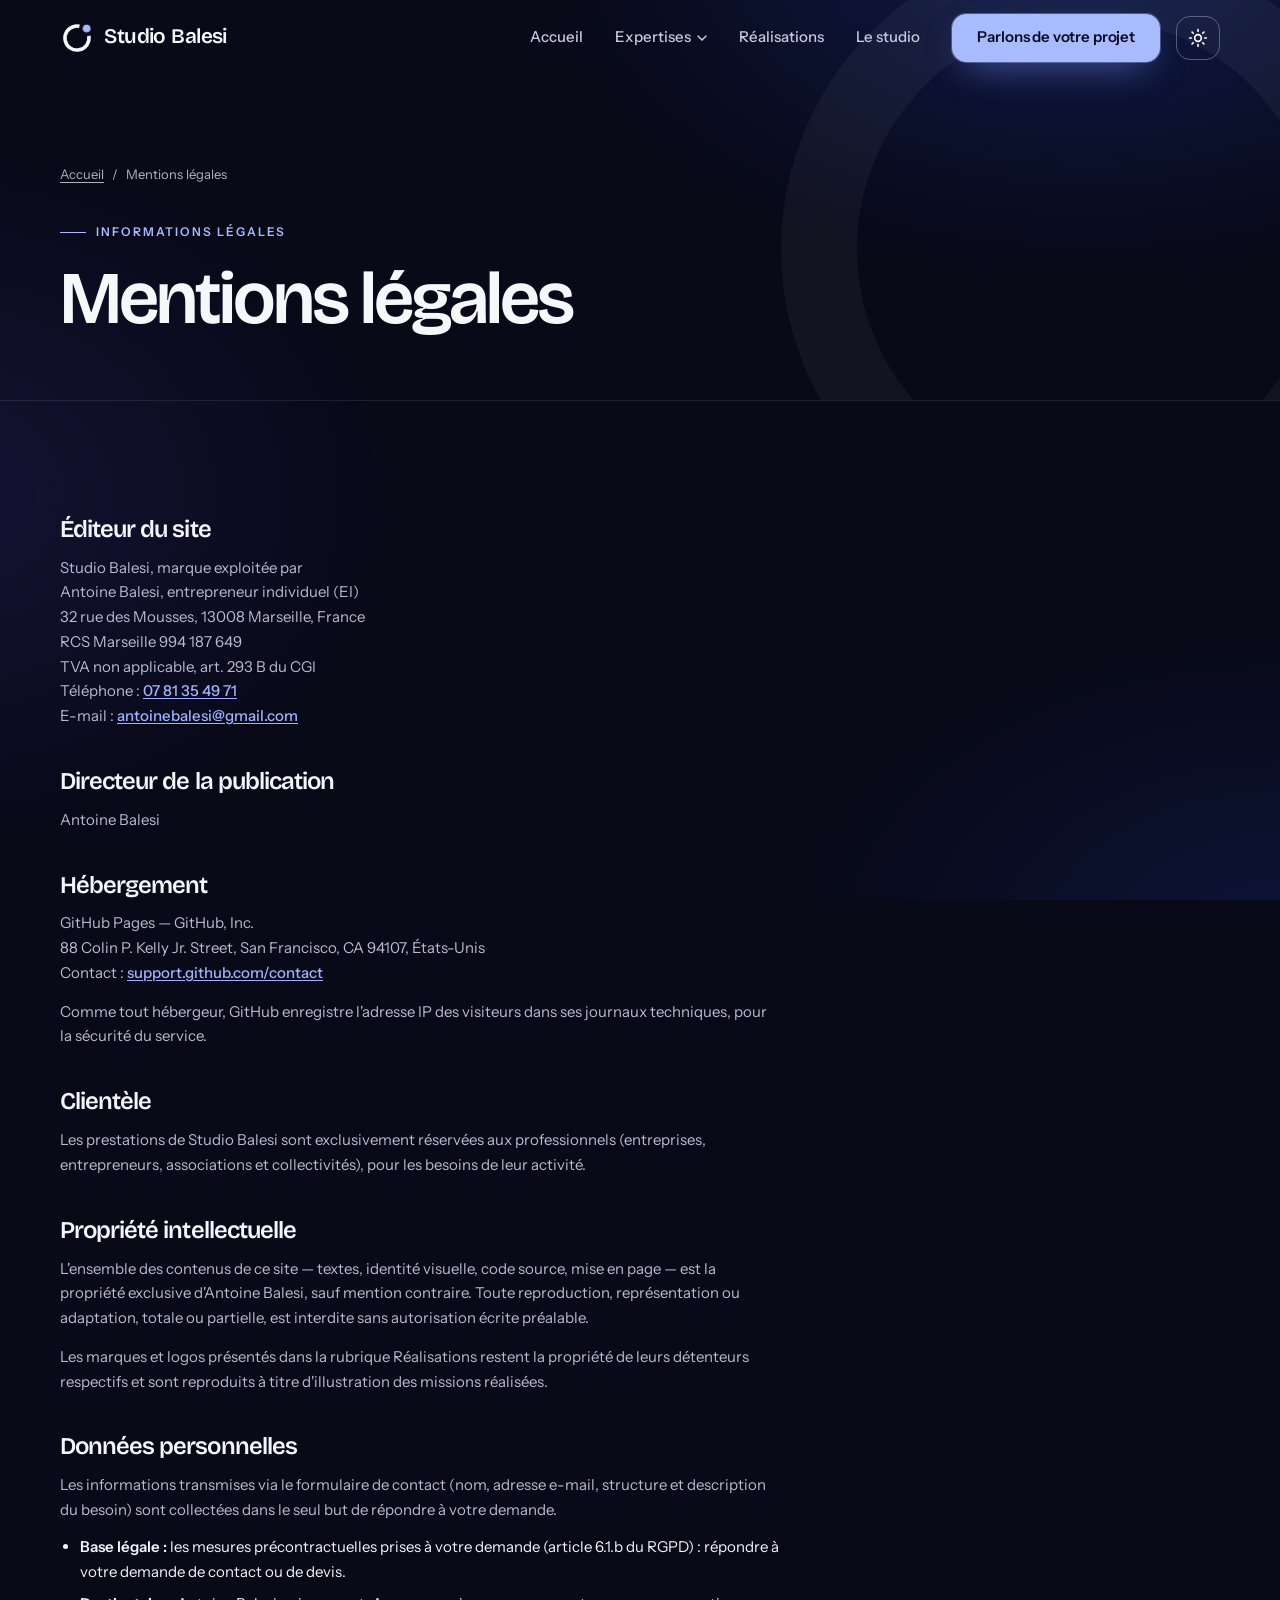
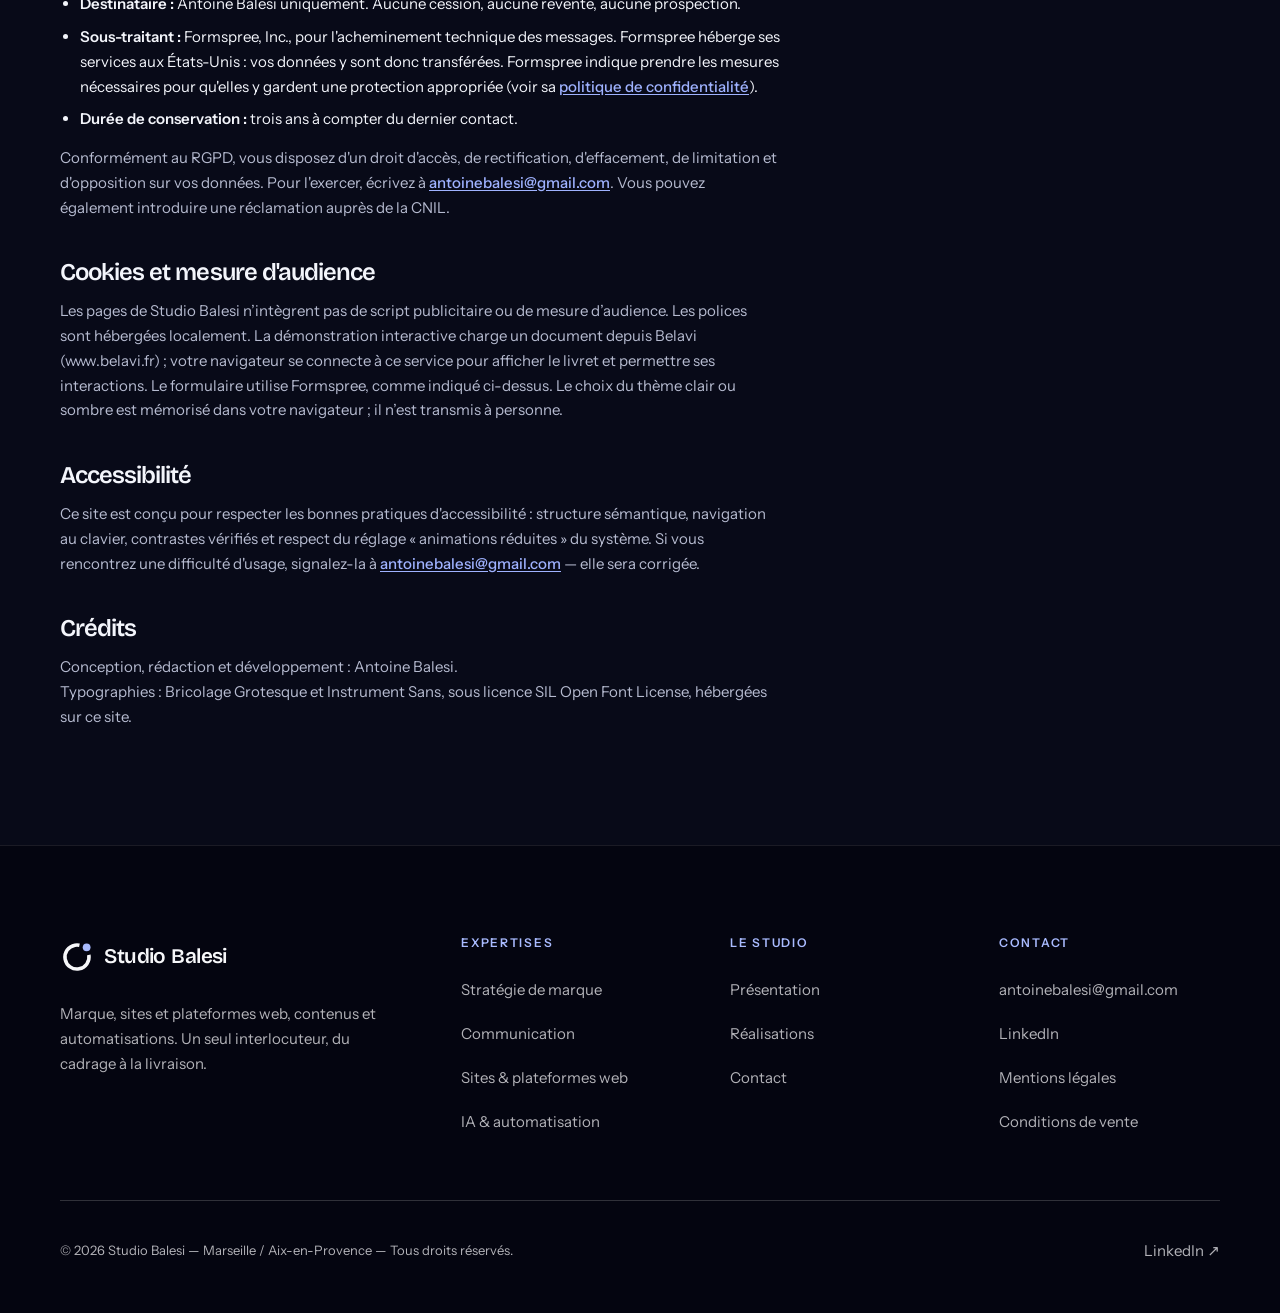
<file: mentions-legales.html>
<!DOCTYPE html>
<html lang="fr">
<head>
  <meta charset="UTF-8">
  <meta name="viewport" content="width=device-width, initial-scale=1">
  <title>Mentions légales — Studio Balesi</title>
  <meta name="description" content="Mentions légales et politique de confidentialité de Studio Balesi.">
  <meta name="robots" content="noindex, follow">
  <meta name="theme-color" content="#0A0D1F">
  <meta property="og:image" content="https://studiobalesi.fr/assets/images/og-studio-balesi.png">
  <meta property="og:image:width" content="1200">
  <meta property="og:image:height" content="630">
  <meta property="og:image:alt" content="Studio Balesi — De l’idée à la mise en ligne. Un seul interlocuteur.">
  <meta property="og:locale" content="fr_FR">
  <meta property="og:site_name" content="Studio Balesi">
  <meta name="twitter:card" content="summary_large_image">
  <meta name="twitter:image" content="https://studiobalesi.fr/assets/images/og-studio-balesi.png">

  <link rel="icon" type="image/svg+xml" href="favicon.svg">

  <link rel="preload" href="assets/fonts/bricolage-grotesque-latin.woff2" as="font" type="font/woff2" crossorigin>
  <link rel="preload" href="assets/fonts/instrument-sans-latin.woff2" as="font" type="font/woff2" crossorigin>
  <link rel="stylesheet" href="assets/css/design-system.css?v=20261121h">
  <link rel="stylesheet" href="assets/css/components.css?v=20261121h">
  <link rel="stylesheet" href="assets/css/pages/inner.css?v=20261121h">
  <link rel="stylesheet" href="assets/css/theme-nuit.css?v=20261121h" id="theme-nuit">
  <link rel="stylesheet" href="assets/css/theme-clair.css?v=20261121h">
  <script src="assets/js/theme.js?v=20261121h"></script>
  <noscript><style>
    .header { position: relative; height: auto; background: var(--nuit); }
    .header__inner { flex-wrap: wrap; padding-block: 1rem; height: auto; }
    .burger, .nav__trigger { display: none; }
    .nav { position: static; display: flex; visibility: visible; clip-path: none; max-height: none; width: 100%; }
    .nav__menu { position: static; display: block; visibility: visible; opacity: 1; transform: none; width: 100%; }
  </style></noscript>
</head>
<body>

<a href="#main" class="skip-link">Aller au contenu principal</a>

<header class="header">
  <div class="header__inner">
    <a href="index.html" class="logo logo--light" aria-label="Studio Balesi — Accueil">
      <svg class="logo__mark" viewBox="0 0 48 48" aria-hidden="true"><circle class="logo__ring" cx="24" cy="24" r="17" fill="none" stroke="currentColor" stroke-width="5" stroke-dasharray="86 20.8" transform="rotate(-10 24 24)"/><circle class="logo__dot" cx="37.6" cy="10.4" r="5.5" fill="#2F55FF"/></svg>
      <span class="logo__word"><span class="logo__sub">Studio</span> <span class="logo__name">Balesi</span></span>
    </a>

    <nav class="nav" id="nav" aria-label="Navigation principale">
      <ul class="nav__list">
        <li class="nav__item"><a href="index.html" class="nav__link">Accueil</a></li>
        <li class="nav__item nav__item--has-menu">
          <button class="nav__trigger nav__link" aria-expanded="false" aria-controls="menu-expertises">
            Expertises
            <svg class="nav__chevron" width="10" height="6" viewBox="0 0 10 6" fill="none" aria-hidden="true"><path d="M1 1L5 5L9 1" stroke="currentColor" stroke-width="1.5" stroke-linecap="round"/></svg>
          </button>
          <div class="nav__menu" id="menu-expertises">
            <a href="expertises.html">Toutes les expertises<small>Les quatre offres, la méthode, le budget</small></a>
            <a href="expertises.html#strategie">Stratégie de marque<small>Positionnement, identité, plateforme</small></a>
            <a href="expertises.html#communication">Communication &amp; contenu<small>Ligne éditoriale, réseaux, campagnes</small></a>
            <a href="expertises.html#presence">Sites &amp; plateformes web<small>Sites, plateformes, SEO</small></a>
            <a href="expertises.html#ia">IA &amp; automatisation<small>Workflows, contenus, outils sur mesure</small></a>
          </div>
        </li>
        <li class="nav__item"><a href="realisations.html" class="nav__link">Réalisations</a></li>
        <li class="nav__item"><a href="presentation.html" class="nav__link">Le studio</a></li>
        <li class="nav__item nav__cta"><a href="contact.html" class="btn btn--primary">Parlons de votre projet</a></li>
      </ul>
    </nav>

    <button class="burger" aria-expanded="false" aria-controls="nav" aria-label="Ouvrir le menu">
      <span></span><span></span><span></span>
    </button>
  </div>
</header>

<main id="main">

  <section class="page-hero">
    <div class="page-hero__decor" aria-hidden="true"></div>
    <div class="container">
      <nav class="crumbs" aria-label="Fil d'Ariane">
        <a href="index.html">Accueil</a><span aria-hidden="true">/</span><span>Mentions légales</span>
      </nav>
      <span class="eyebrow">Informations légales</span>
      <h1>Mentions légales</h1>
    </div>
  </section>

  <section class="section">
    <div class="container">
      <div class="legal">

        <h2>Éditeur du site</h2>
        <p>
          Studio Balesi, marque exploitée par<br>
          Antoine Balesi, entrepreneur individuel (EI)<br>
          32 rue des Mousses, 13008 Marseille, France<br>
          RCS Marseille 994 187 649<br>
          TVA non applicable, art. 293 B du CGI<br>
          Téléphone&nbsp;: <a href="tel:+33781354971">07 81 35 49 71</a><br>
          E-mail&nbsp;: <a href="mailto:antoinebalesi@gmail.com">antoinebalesi@gmail.com</a>
        </p>

        <h2>Directeur de la publication</h2>
        <p>Antoine Balesi</p>

        <h2>Hébergement</h2>
        <p>
          GitHub Pages — GitHub, Inc.<br>
          88 Colin P. Kelly Jr. Street, San Francisco, CA 94107, États-Unis<br>
          Contact&nbsp;: <a href="https://support.github.com/contact" target="_blank" rel="noopener noreferrer">support.github.com/contact</a>
        </p>
        <p>
          Comme tout hébergeur, GitHub enregistre l'adresse IP des visiteurs dans ses journaux techniques,
          pour la sécurité du service.
        </p>

        <h2>Clientèle</h2>
        <p>
          Les prestations de Studio Balesi sont exclusivement réservées aux professionnels
          (entreprises, entrepreneurs, associations et collectivités), pour les besoins de leur activité.
        </p>

        <h2>Propriété intellectuelle</h2>
        <p>
          L'ensemble des contenus de ce site — textes, identité visuelle, code source, mise en page —
          est la propriété exclusive d'Antoine Balesi, sauf mention contraire. Toute reproduction,
          représentation ou adaptation, totale ou partielle, est interdite sans autorisation écrite préalable.
        </p>
        <p>
          Les marques et logos présentés dans la rubrique Réalisations restent la propriété de leurs
          détenteurs respectifs et sont reproduits à titre d'illustration des missions réalisées.
        </p>

        <h2>Données personnelles</h2>
        <p>
          Les informations transmises via le formulaire de contact (nom, adresse e-mail, structure et
          description du besoin) sont collectées dans le seul but de répondre à votre demande.
        </p>
        <ul>
          <li><strong>Base légale&nbsp;:</strong> les mesures précontractuelles prises à votre demande (article 6.1.b du RGPD)&nbsp;: répondre à votre demande de contact ou de devis.</li>
          <li><strong>Destinataire&nbsp;:</strong> Antoine Balesi uniquement. Aucune cession, aucune revente, aucune prospection.</li>
          <li><strong>Sous-traitant&nbsp;:</strong> Formspree, Inc., pour l'acheminement technique des messages. Formspree héberge ses services aux États-Unis&nbsp;: vos données y sont donc transférées. Formspree indique prendre les mesures nécessaires pour qu'elles y gardent une protection appropriée (voir sa <a href="https://formspree.io/legal/privacy-policy/" target="_blank" rel="noopener noreferrer">politique de confidentialité</a>).</li>
          <li><strong>Durée de conservation&nbsp;:</strong> trois ans à compter du dernier contact.</li>
        </ul>
        <p>
          Conformément au RGPD, vous disposez d'un droit d'accès, de rectification, d'effacement,
          de limitation et d'opposition sur vos données. Pour l'exercer, écrivez à
          <a href="mailto:antoinebalesi@gmail.com">antoinebalesi@gmail.com</a>. Vous pouvez également
          introduire une réclamation auprès de la CNIL.
        </p>

        <h2>Cookies et mesure d'audience</h2>
        <p>
          Les pages de Studio Balesi n’intègrent pas de script publicitaire ou de mesure d’audience. Les polices sont hébergées localement. La démonstration interactive charge un document depuis Belavi (www.belavi.fr) ; votre navigateur se connecte à ce service pour afficher le livret et permettre ses interactions. Le formulaire utilise Formspree, comme indiqué ci-dessus. Le choix du thème clair ou sombre est mémorisé dans votre navigateur ; il n’est transmis à personne.
        </p>

        <h2>Accessibilité</h2>
        <p>
          Ce site est conçu pour respecter les bonnes pratiques d'accessibilité&nbsp;: structure sémantique,
          navigation au clavier, contrastes vérifiés et respect du réglage «&nbsp;animations réduites&nbsp;» du système.
          Si vous rencontrez une difficulté d'usage, signalez-la à
          <a href="mailto:antoinebalesi@gmail.com">antoinebalesi@gmail.com</a> — elle sera corrigée.
        </p>

        <h2>Crédits</h2>
        <p>
          Conception, rédaction et développement&nbsp;: Antoine Balesi.<br>
          Typographies&nbsp;: Bricolage Grotesque et Instrument Sans, sous licence SIL Open Font License, hébergées sur ce site.
        </p>

      </div>
    </div>
  </section>

</main>

<footer class="footer">
  <div class="container">
    <div class="footer__grid">
      <div class="footer__brand">
        <a href="index.html" class="logo logo--light" aria-label="Studio Balesi — Accueil">
          <svg class="logo__mark" viewBox="0 0 48 48" aria-hidden="true"><circle class="logo__ring" cx="24" cy="24" r="17" fill="none" stroke="currentColor" stroke-width="5" stroke-dasharray="86 20.8" transform="rotate(-10 24 24)"/><circle class="logo__dot" cx="37.6" cy="10.4" r="5.5" fill="#2F55FF"/></svg>
          <span class="logo__word"><span class="logo__sub">Studio</span> <span class="logo__name">Balesi</span></span>
        </a>
        <p>Marque, sites et plateformes web, contenus et automatisations. Un seul interlocuteur, du cadrage à la livraison.</p>
      </div>
      <div class="footer__col">
        <h2>Expertises</h2>
        <ul>
          <li><a href="expertises.html#strategie">Stratégie de marque</a></li>
          <li><a href="expertises.html#communication">Communication</a></li>
          <li><a href="expertises.html#presence">Sites &amp; plateformes web</a></li>
          <li><a href="expertises.html#ia">IA &amp; automatisation</a></li>
        </ul>
      </div>
      <div class="footer__col">
        <h2>Le studio</h2>
        <ul>
          <li><a href="presentation.html">Présentation</a></li>
          <li><a href="realisations.html">Réalisations</a></li>
          <li><a href="contact.html">Contact</a></li>
        </ul>
      </div>
      <div class="footer__col">
        <h2>Contact</h2>
        <ul>
          <li><a href="mailto:antoinebalesi@gmail.com">antoinebalesi@gmail.com</a></li>
          <li><a href="https://www.linkedin.com/in/antoine-balesi-203494299" target="_blank" rel="noopener noreferrer">LinkedIn</a></li>
          <li><a href="mentions-legales.html">Mentions légales</a></li>
          <li><a href="cgv.html">Conditions de vente</a></li>
        </ul>
      </div>
    </div>
    <div class="footer__bottom">
      <p>© <span data-year>2026</span> Studio Balesi — Marseille / Aix-en-Provence — Tous droits réservés.</p>
      <div class="footer__social">
        <a href="https://www.linkedin.com/in/antoine-balesi-203494299" target="_blank" rel="noopener noreferrer">LinkedIn ↗</a>
      </div>
    </div>
  </div>
</footer>

<script src="assets/js/main.js?v=20261121h" defer></script>
</body>
</html>
</file>
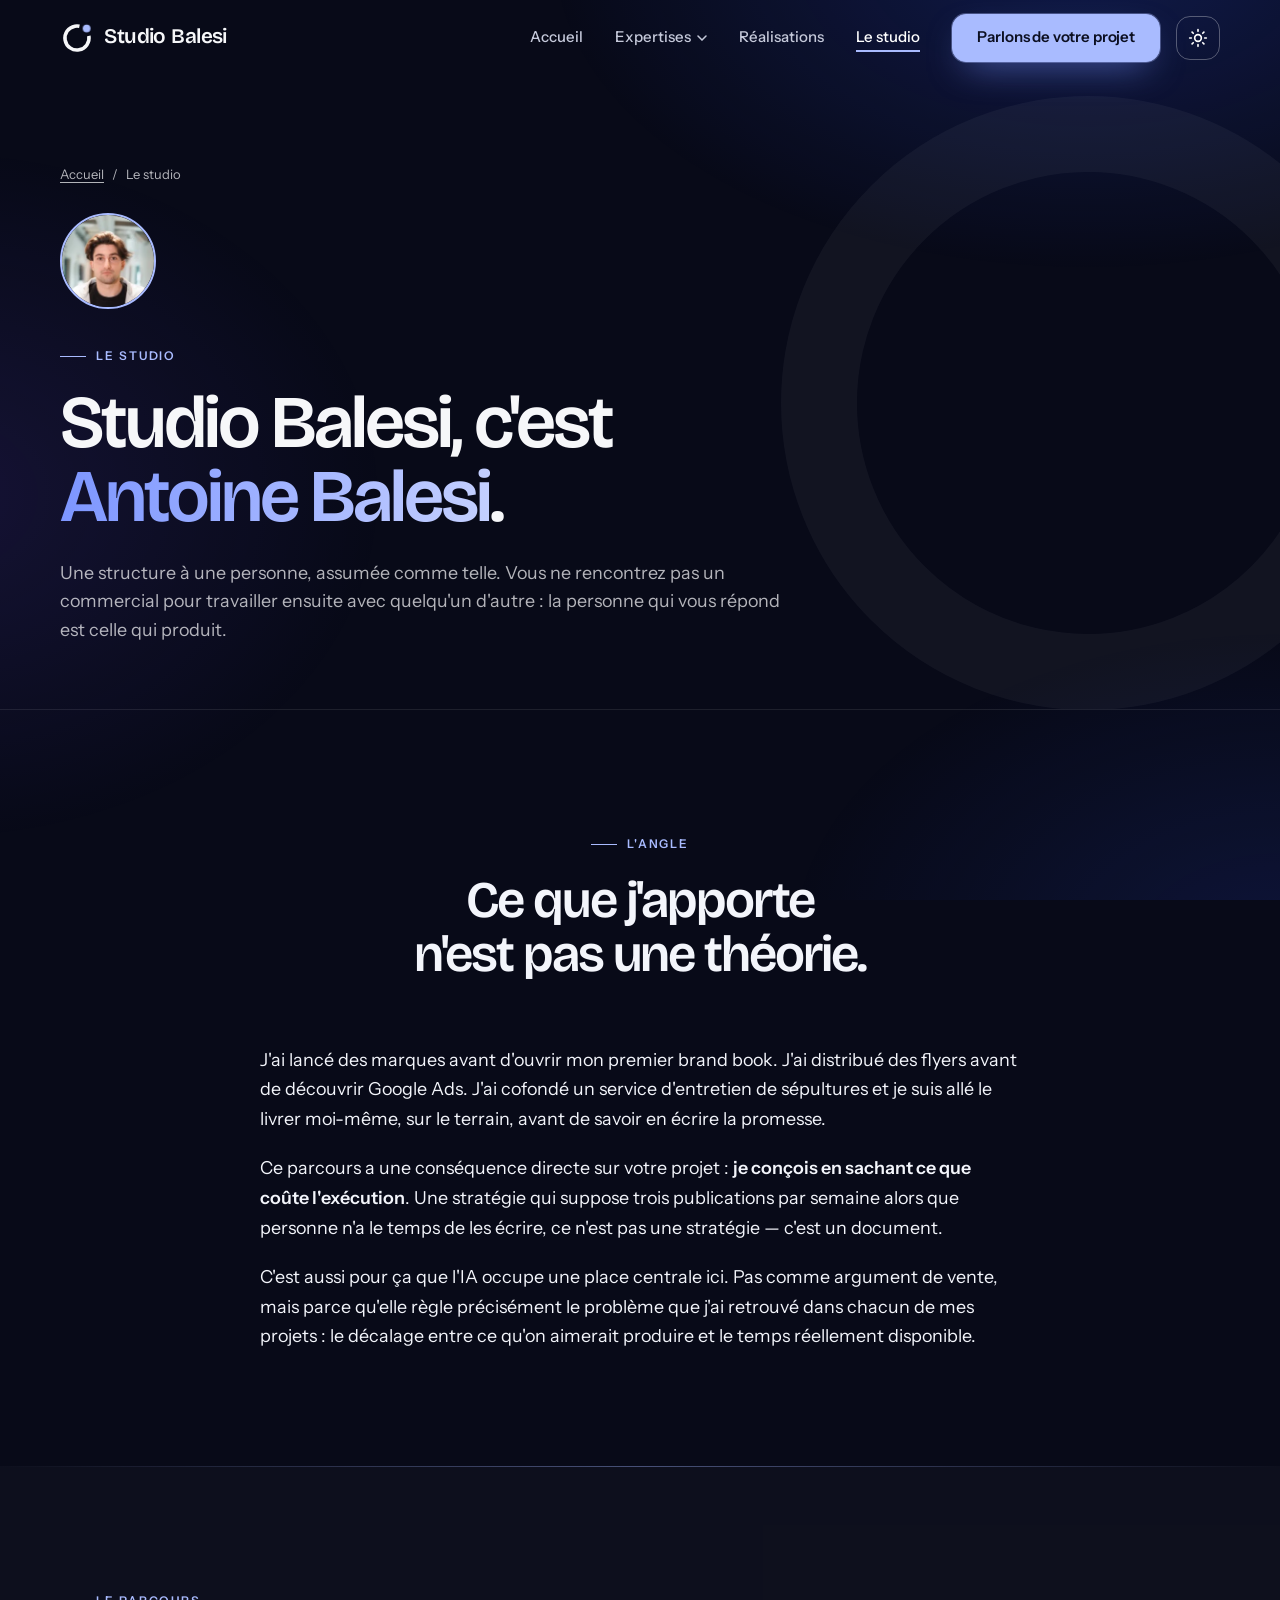
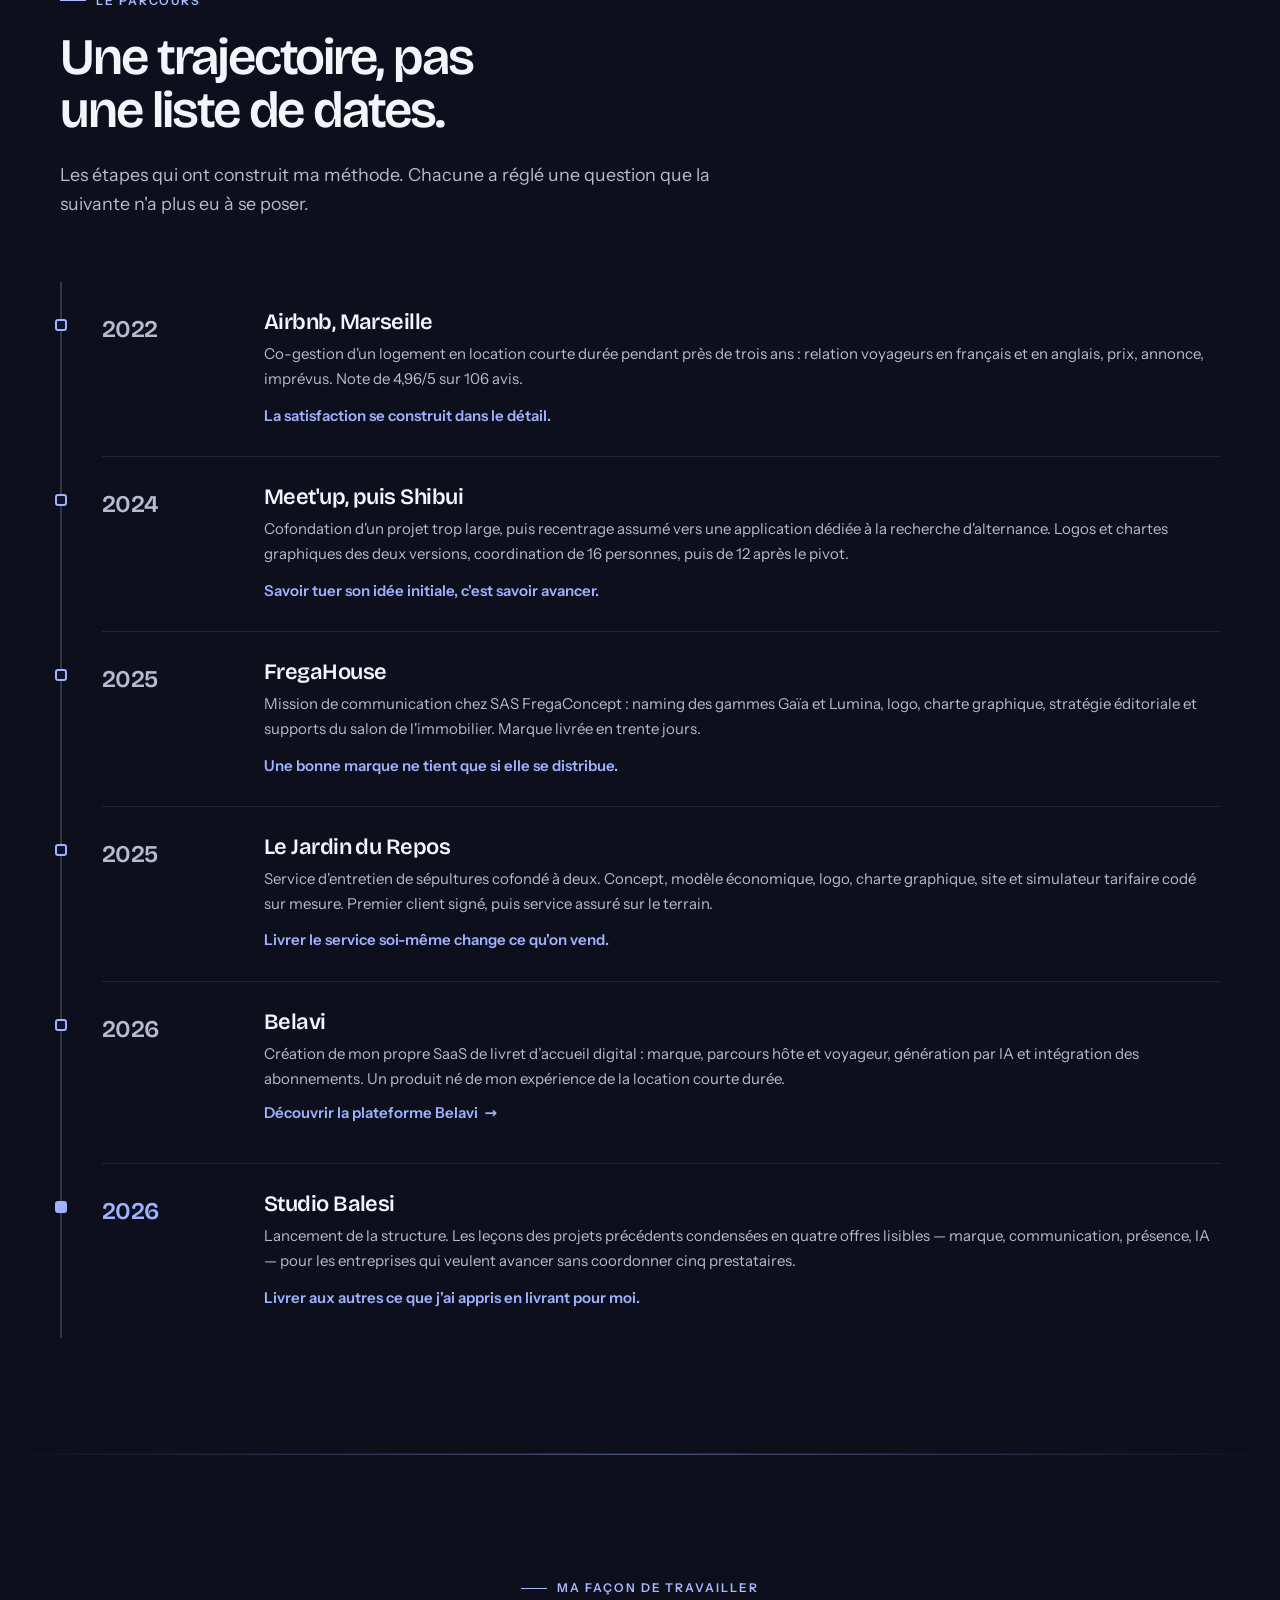
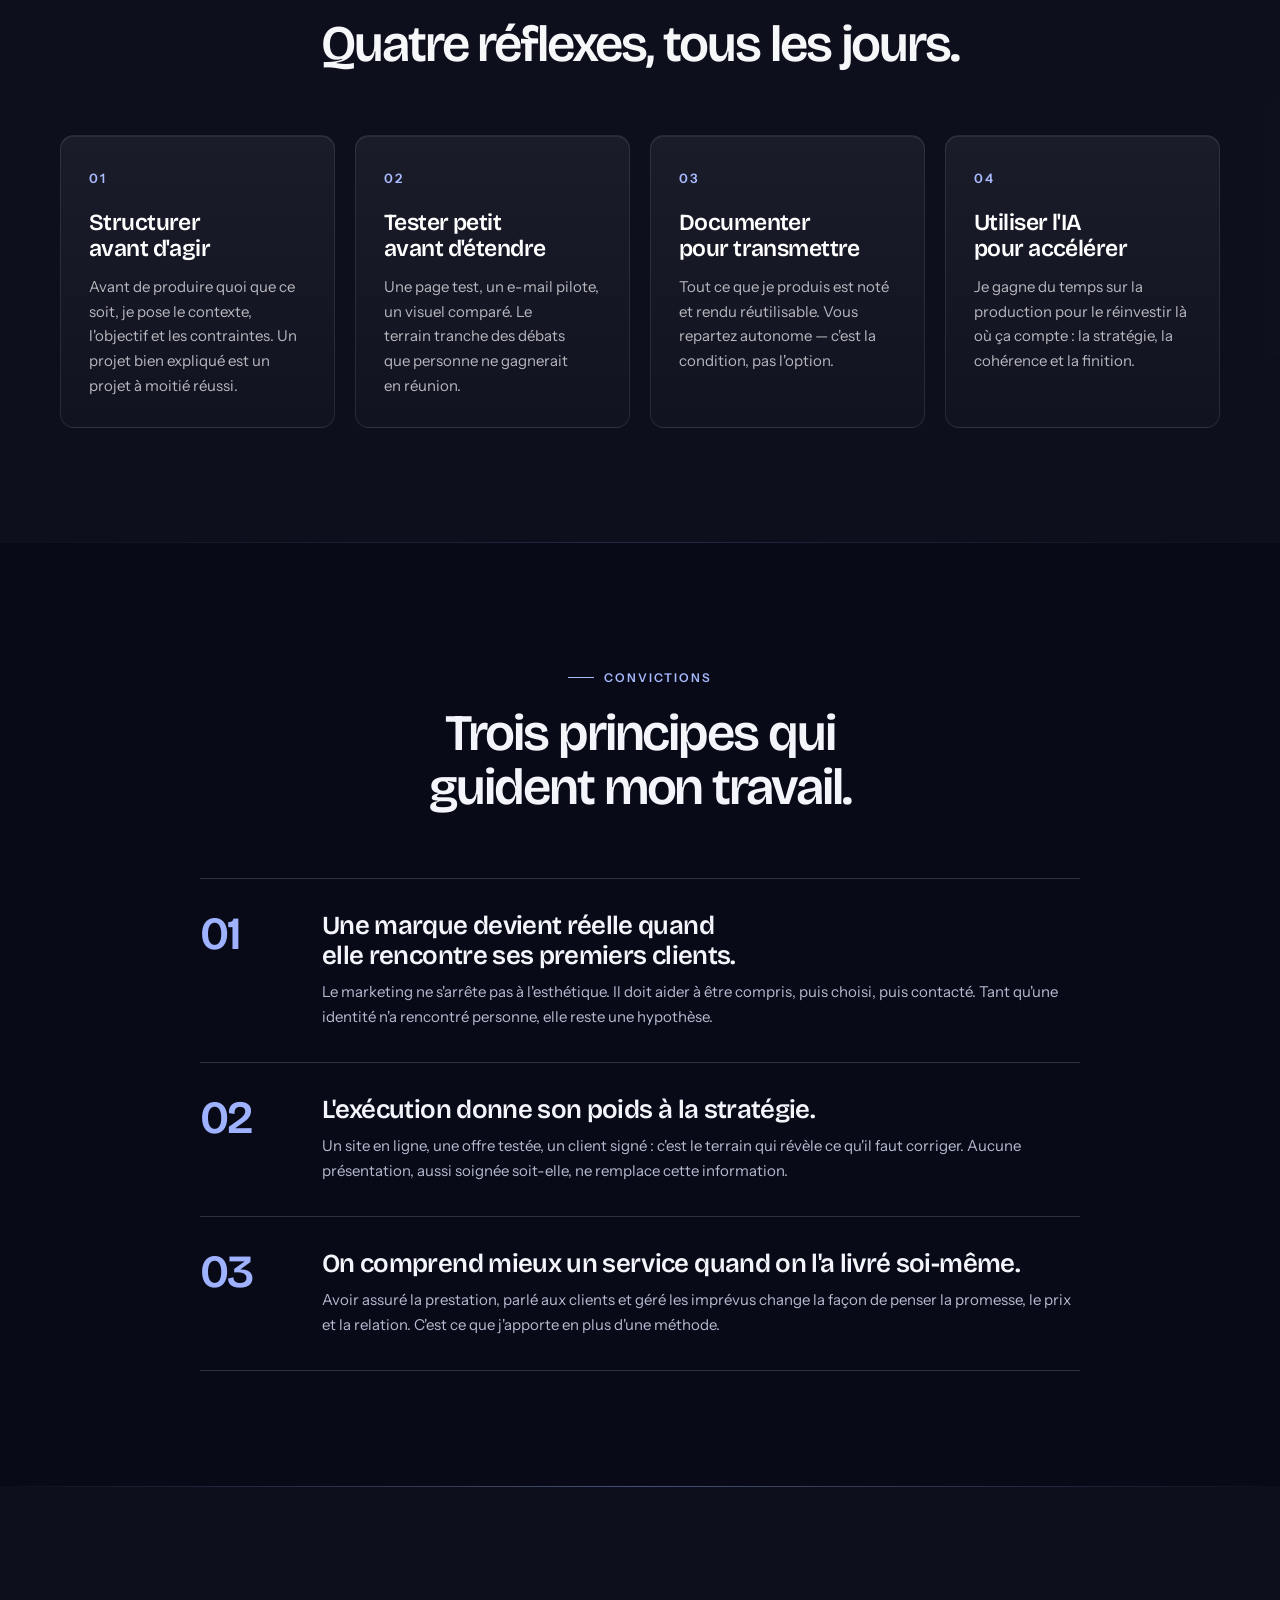
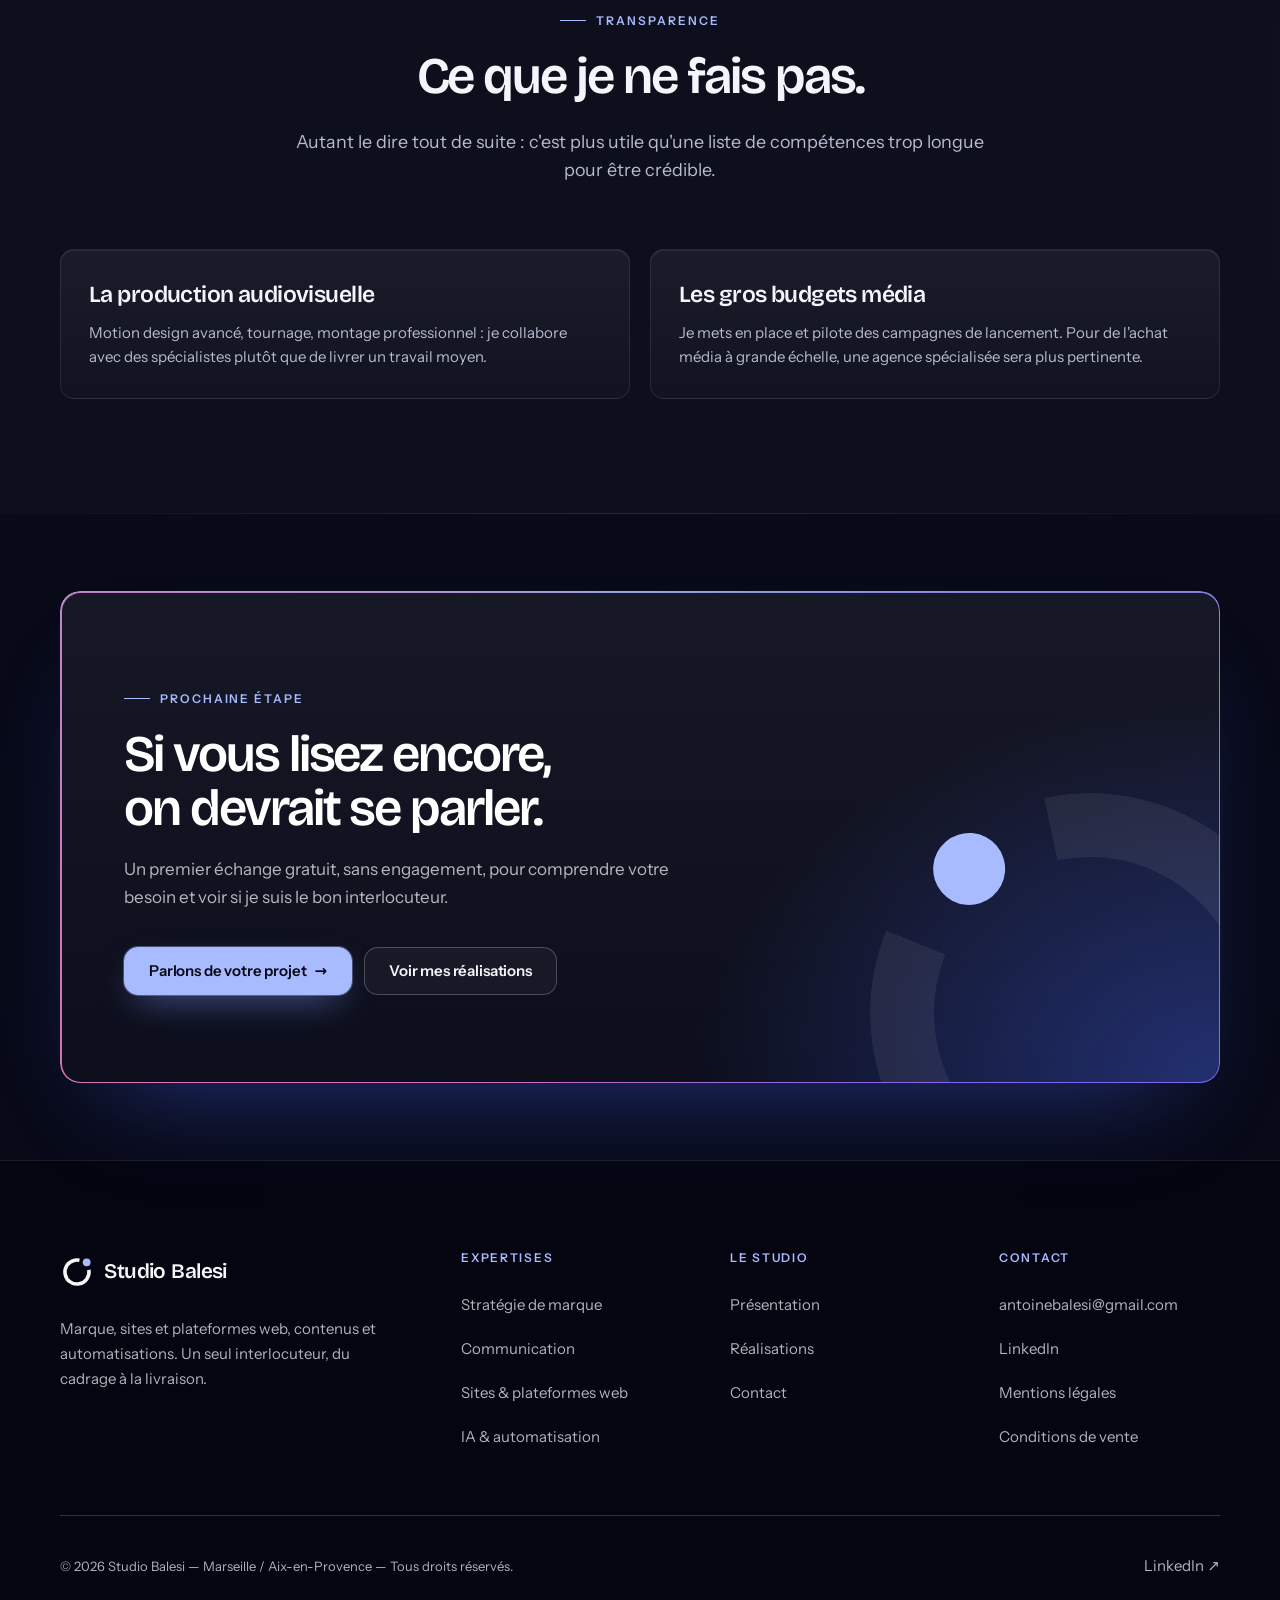
<file: presentation.html>
<!DOCTYPE html>
<html lang="fr">
<head>
  <meta charset="UTF-8">
  <meta name="viewport" content="width=device-width, initial-scale=1">
  <title>Antoine Balesi, marque et web à Marseille — Studio Balesi</title>
  <meta name="description" content="Studio Balesi, c'est Antoine Balesi : un profil de terrain en marketing, communication et IA. Marseille / Aix-en-Provence, et à distance.">
  <meta name="theme-color" content="#0A0D1F">

  <meta property="og:type" content="website">
  <meta property="og:url" content="https://studiobalesi.fr/presentation.html">
  <meta property="og:title" content="Antoine Balesi, marque et web à Marseille — Studio Balesi">
  <meta property="og:description" content="Un profil de terrain. Des projets livrés, pas des théories.">
  <meta property="og:image" content="https://studiobalesi.fr/assets/images/og-studio-balesi.png">
  <meta property="og:image:width" content="1200">
  <meta property="og:image:height" content="630">
  <meta property="og:image:alt" content="Studio Balesi — De l’idée à la mise en ligne. Un seul interlocuteur.">
  <meta property="og:locale" content="fr_FR">
  <meta property="og:site_name" content="Studio Balesi">
  <meta name="twitter:card" content="summary_large_image">
  <meta name="twitter:image" content="https://studiobalesi.fr/assets/images/og-studio-balesi.png">

  <link rel="icon" type="image/svg+xml" href="favicon.svg">
  <link rel="canonical" href="https://studiobalesi.fr/presentation.html">

  <link rel="preload" href="assets/fonts/bricolage-grotesque-latin.woff2" as="font" type="font/woff2" crossorigin>
  <link rel="preload" href="assets/fonts/instrument-sans-latin.woff2" as="font" type="font/woff2" crossorigin>
  <link rel="stylesheet" href="assets/css/design-system.css?v=20261121h">
  <link rel="stylesheet" href="assets/css/components.css?v=20261121h">
  <link rel="stylesheet" href="assets/css/pages/inner.css?v=20261121h">
  <link rel="stylesheet" href="assets/css/theme-nuit.css?v=20261121h" id="theme-nuit">
  <link rel="stylesheet" href="assets/css/theme-clair.css?v=20261121h">
  <script src="assets/js/theme.js?v=20261121h"></script>
  <noscript><style>
    .header { position: relative; height: auto; background: var(--nuit); }
    .header__inner { flex-wrap: wrap; padding-block: 1rem; height: auto; }
    .burger, .nav__trigger { display: none; }
    .nav { position: static; display: flex; visibility: visible; clip-path: none; max-height: none; width: 100%; }
    .nav__menu { position: static; display: block; visibility: visible; opacity: 1; transform: none; width: 100%; }
  </style></noscript>
</head>
<body>

<a href="#main" class="skip-link">Aller au contenu principal</a>

<header class="header">
  <div class="header__inner">
    <a href="index.html" class="logo logo--light" aria-label="Studio Balesi — Accueil">
      <svg class="logo__mark" viewBox="0 0 48 48" aria-hidden="true"><circle class="logo__ring" cx="24" cy="24" r="17" fill="none" stroke="currentColor" stroke-width="5" stroke-dasharray="86 20.8" transform="rotate(-10 24 24)"/><circle class="logo__dot" cx="37.6" cy="10.4" r="5.5" fill="#2F55FF"/></svg>
      <span class="logo__word"><span class="logo__sub">Studio</span> <span class="logo__name">Balesi</span></span>
    </a>

    <nav class="nav" id="nav" aria-label="Navigation principale">
      <ul class="nav__list">
        <li class="nav__item"><a href="index.html" class="nav__link">Accueil</a></li>
        <li class="nav__item nav__item--has-menu">
          <button class="nav__trigger nav__link" aria-expanded="false" aria-controls="menu-expertises">
            Expertises
            <svg class="nav__chevron" width="10" height="6" viewBox="0 0 10 6" fill="none" aria-hidden="true"><path d="M1 1L5 5L9 1" stroke="currentColor" stroke-width="1.5" stroke-linecap="round"/></svg>
          </button>
          <div class="nav__menu" id="menu-expertises">
            <a href="expertises.html">Toutes les expertises<small>Les quatre offres, la méthode, le budget</small></a>
            <a href="expertises.html#strategie">Stratégie de marque<small>Positionnement, identité, plateforme</small></a>
            <a href="expertises.html#communication">Communication &amp; contenu<small>Ligne éditoriale, réseaux, campagnes</small></a>
            <a href="expertises.html#presence">Sites &amp; plateformes web<small>Sites, plateformes, SEO</small></a>
            <a href="expertises.html#ia">IA &amp; automatisation<small>Workflows, contenus, outils sur mesure</small></a>
          </div>
        </li>
        <li class="nav__item"><a href="realisations.html" class="nav__link">Réalisations</a></li>
        <li class="nav__item"><a href="presentation.html" class="nav__link">Le studio</a></li>
        <li class="nav__item nav__cta"><a href="contact.html" class="btn btn--primary">Parlons de votre projet</a></li>
      </ul>
    </nav>

    <button class="burger" aria-expanded="false" aria-controls="nav" aria-label="Ouvrir le menu">
      <span></span><span></span><span></span>
    </button>
  </div>
</header>

<main id="main">

  <!-- ══════════════════════════ HERO ══════════════════════════ -->
  <section class="page-hero">
    <div class="page-hero__decor" aria-hidden="true"></div>
    <div class="container">
      <nav class="crumbs" aria-label="Fil d'Ariane">
        <a href="index.html">Accueil</a><span aria-hidden="true">/</span><span>Le studio</span>
      </nav>
      <img class="page-hero__avatar" src="assets/images/antoine-balesi.webp" alt="Antoine Balesi" width="96" height="96">
      <span class="eyebrow">Le studio</span>
      <h1>Studio Balesi, c'est <span class="grad">Antoine Balesi</span>.</h1>
      <p class="lead">Une structure à une personne, assumée comme telle. Vous ne rencontrez pas un commercial pour travailler ensuite avec quelqu'un d'autre&nbsp;: la personne qui vous répond est celle qui produit.</p>
    </div>
  </section>

  <!-- ══════════════════════════ L'ANGLE ══════════════════════════ -->
  <section class="section">
    <div class="container">
      <div class="section-head section-head--center">
        <span class="eyebrow">L'angle</span>
        <h2>Ce que j'apporte n'est pas une théorie.</h2>
      </div>

      <div class="story">
        <p>
          J'ai lancé des marques avant d'ouvrir mon premier brand book. J'ai distribué des flyers
          avant de découvrir Google Ads. J'ai cofondé un service d'entretien de sépultures et je suis
          allé le livrer moi-même, sur le terrain, avant de savoir en écrire la promesse.
        </p>
        <p>
          Ce parcours a une conséquence directe sur votre projet&nbsp;: <strong>je conçois en sachant ce que
          coûte l'exécution</strong>. Une stratégie qui suppose trois publications par semaine alors que
          personne n'a le temps de les écrire, ce n'est pas une stratégie — c'est un document.
        </p>
        <p>
          C'est aussi pour ça que l'IA occupe une place centrale ici. Pas comme argument de vente,
          mais parce qu'elle règle précisément le problème que j'ai retrouvé dans chacun de mes projets&nbsp;:
          le décalage entre ce qu'on aimerait produire et le temps réellement disponible.
        </p>
      </div>
    </div>
  </section>

  <!-- ══════════════════════════ PARCOURS ══════════════════════════ -->
  <section class="section section--paper">
    <div class="container">
      <div class="section-head">
        <span class="eyebrow">Le parcours</span>
        <h2>Une trajectoire, pas une liste de dates.</h2>
        <p class="lead">Les étapes qui ont construit ma méthode. Chacune a réglé une question que la suivante n'a plus eu à se poser.</p>
      </div>

      <ol class="timeline">
        <li class="timeline__item">
          <div class="timeline__row">
            <span class="timeline__year">2022</span>
            <div>
              <h3>Airbnb, Marseille</h3>
              <p>Co-gestion d'un logement en location courte durée pendant près de trois ans&nbsp;: relation voyageurs en français et en anglais, prix, annonce, imprévus. Note de 4,96/5 sur 106 avis.</p>
              <p class="timeline__learn">La satisfaction se construit dans le détail.</p>
            </div>
          </div>
        </li>

        <li class="timeline__item">
          <div class="timeline__row">
            <span class="timeline__year">2024</span>
            <div>
              <h3>Meet'up, puis Shibui</h3>
              <p>Cofondation d'un projet trop large, puis recentrage assumé vers une application dédiée à la recherche d'alternance. Logos et chartes graphiques des deux versions, coordination de 16 personnes, puis de 12 après le pivot.</p>
              <p class="timeline__learn">Savoir tuer son idée initiale, c'est savoir avancer.</p>
            </div>
          </div>
        </li>

        <li class="timeline__item">
          <div class="timeline__row">
            <span class="timeline__year">2025</span>
            <div>
              <h3>FregaHouse</h3>
              <p>Mission de communication chez SAS FregaConcept&nbsp;: naming des gammes Gaïa et Lumina, logo, charte graphique, stratégie éditoriale et supports du salon de l'immobilier. Marque livrée en trente jours.</p>
              <p class="timeline__learn">Une bonne marque ne tient que si elle se distribue.</p>
            </div>
          </div>
        </li>

        <li class="timeline__item">
          <div class="timeline__row">
            <span class="timeline__year">2025</span>
            <div>
              <h3>Le Jardin du Repos</h3>
              <p>Service d'entretien de sépultures cofondé à deux. Concept, modèle économique, logo, charte graphique, site et simulateur tarifaire codé sur mesure. Premier client signé, puis service assuré sur le terrain.</p>
              <p class="timeline__learn">Livrer le service soi-même change ce qu'on vend.</p>
            </div>
          </div>
        </li>

        <li class="timeline__item">
          <div class="timeline__row"><span class="timeline__year">2026</span><div>
            <h3>Belavi</h3><p>Création de mon propre SaaS de livret d’accueil digital : marque, parcours hôte et voyageur, génération par IA et intégration des abonnements. Un produit né de mon expérience de la location courte durée.</p>
            <a href="projet-belavi.html" class="link-arrow">Découvrir la plateforme Belavi</a>
          </div></div>
        </li>

        <li class="timeline__item timeline__item--now">
          <div class="timeline__row">
            <span class="timeline__year">2026</span>
            <div>
              <h3>Studio Balesi</h3>
              <p>Lancement de la structure. Les leçons des projets précédents condensées en quatre offres lisibles — marque, communication, présence, IA — pour les entreprises qui veulent avancer sans coordonner cinq prestataires.</p>
              <p class="timeline__learn">Livrer aux autres ce que j'ai appris en livrant pour moi.</p>
            </div>
          </div>
        </li>
      </ol>
    </div>
  </section>

  <!-- ══════════════════════════ MÉTHODE PERSONNELLE ══════════════════════════ -->
  <section class="section is-dark stats-band">
    <div class="container">
      <div class="section-head section-head--center">
        <span class="eyebrow">Ma façon de travailler</span>
        <h2>Quatre réflexes, tous les jours.</h2>
      </div>

      <div class="grid grid--4">
        <article class="card expertise-card expertise-card--ai">
          <span class="card__num">01</span>
          <h3>Structurer avant d'agir</h3>
          <p>Avant de produire quoi que ce soit, je pose le contexte, l'objectif et les contraintes. Un projet bien expliqué est un projet à moitié réussi.</p>
        </article>
        <article class="card expertise-card expertise-card--ai">
          <span class="card__num">02</span>
          <h3>Tester petit avant d'étendre</h3>
          <p>Une page test, un e-mail pilote, un visuel comparé. Le terrain tranche des débats que personne ne gagnerait en réunion.</p>
        </article>
        <article class="card expertise-card expertise-card--ai">
          <span class="card__num">03</span>
          <h3>Documenter pour transmettre</h3>
          <p>Tout ce que je produis est noté et rendu réutilisable. Vous repartez autonome — c'est la condition, pas l'option.</p>
        </article>
        <article class="card expertise-card expertise-card--ai">
          <span class="card__num">04</span>
          <h3>Utiliser l'IA pour accélérer</h3>
          <p>Je gagne du temps sur la production pour le réinvestir là où ça compte&nbsp;: la stratégie, la cohérence et la finition.</p>
        </article>
      </div>
    </div>
  </section>

  <!-- ══════════════════════════ CONVICTIONS ══════════════════════════ -->
  <section class="section">
    <div class="container">
      <div class="section-head section-head--center">
        <span class="eyebrow">Convictions</span>
        <h2>Trois principes qui guident mon travail.</h2>
      </div>

      <div class="beliefs">
        <article class="belief">
          <span class="belief__num">01</span>
          <div>
            <h3>Une marque devient réelle quand elle rencontre ses premiers clients.</h3>
            <p>Le marketing ne s'arrête pas à l'esthétique. Il doit aider à être compris, puis choisi, puis contacté. Tant qu'une identité n'a rencontré personne, elle reste une hypothèse.</p>
          </div>
        </article>

        <article class="belief">
          <span class="belief__num">02</span>
          <div>
            <h3>L'exécution donne son poids à la stratégie.</h3>
            <p>Un site en ligne, une offre testée, un client signé&nbsp;: c'est le terrain qui révèle ce qu'il faut corriger. Aucune présentation, aussi soignée soit-elle, ne remplace cette information.</p>
          </div>
        </article>

        <article class="belief">
          <span class="belief__num">03</span>
          <div>
            <h3>On comprend mieux un service quand on l'a livré soi-même.</h3>
            <p>Avoir assuré la prestation, parlé aux clients et géré les imprévus change la façon de penser la promesse, le prix et la relation. C'est ce que j'apporte en plus d'une méthode.</p>
          </div>
        </article>
      </div>
    </div>
  </section>

  <!-- ══════════════════════════ PÉRIMÈTRE HONNÊTE ══════════════════════════ -->
  <section class="section section--paper">
    <div class="container">
      <div class="section-head section-head--center">
        <span class="eyebrow">Transparence</span>
        <h2>Ce que je ne fais pas.</h2>
        <p class="lead">Autant le dire tout de suite&nbsp;: c'est plus utile qu'une liste de compétences trop longue pour être crédible.</p>
      </div>

      <div class="grid grid--2">
        <article class="card">
          <h3>La production audiovisuelle</h3>
          <p>Motion design avancé, tournage, montage professionnel&nbsp;: je collabore avec des spécialistes plutôt que de livrer un travail moyen.</p>
        </article>
        <article class="card">
          <h3>Les gros budgets média</h3>
          <p>Je mets en place et pilote des campagnes de lancement. Pour de l'achat média à grande échelle, une agence spécialisée sera plus pertinente.</p>
        </article>
      </div>
    </div>
  </section>

  <!-- ══════════════════════════ CTA ══════════════════════════ -->
  <section class="section section--tight">
    <div class="container">
      <div class="cta is-dark">
        <span class="cta__lueur" aria-hidden="true"></span>
        <span class="eyebrow">Prochaine étape</span>
        <h2>Si vous lisez encore, on devrait se parler.</h2>
        <p>Un premier échange gratuit, sans engagement, pour comprendre votre besoin et voir si je suis le bon interlocuteur.</p>
        <div class="cta__actions">
          <a href="contact.html" class="btn btn--primary">Parlons de votre projet <span class="btn__arrow" aria-hidden="true">→</span></a>
          <a href="realisations.html" class="btn btn--ghost">Voir mes réalisations</a>
        </div>
      </div>
    </div>
  </section>

</main>

<footer class="footer">
  <div class="container">
    <div class="footer__grid">
      <div class="footer__brand">
        <a href="index.html" class="logo logo--light" aria-label="Studio Balesi — Accueil">
          <svg class="logo__mark" viewBox="0 0 48 48" aria-hidden="true"><circle class="logo__ring" cx="24" cy="24" r="17" fill="none" stroke="currentColor" stroke-width="5" stroke-dasharray="86 20.8" transform="rotate(-10 24 24)"/><circle class="logo__dot" cx="37.6" cy="10.4" r="5.5" fill="#2F55FF"/></svg>
          <span class="logo__word"><span class="logo__sub">Studio</span> <span class="logo__name">Balesi</span></span>
        </a>
        <p>Marque, sites et plateformes web, contenus et automatisations. Un seul interlocuteur, du cadrage à la livraison.</p>
      </div>
      <div class="footer__col">
        <h2>Expertises</h2>
        <ul>
          <li><a href="expertises.html#strategie">Stratégie de marque</a></li>
          <li><a href="expertises.html#communication">Communication</a></li>
          <li><a href="expertises.html#presence">Sites &amp; plateformes web</a></li>
          <li><a href="expertises.html#ia">IA &amp; automatisation</a></li>
        </ul>
      </div>
      <div class="footer__col">
        <h2>Le studio</h2>
        <ul>
          <li><a href="presentation.html">Présentation</a></li>
          <li><a href="realisations.html">Réalisations</a></li>
          <li><a href="contact.html">Contact</a></li>
        </ul>
      </div>
      <div class="footer__col">
        <h2>Contact</h2>
        <ul>
          <li><a href="mailto:antoinebalesi@gmail.com">antoinebalesi@gmail.com</a></li>
          <li><a href="https://www.linkedin.com/in/antoine-balesi-203494299" target="_blank" rel="noopener noreferrer">LinkedIn</a></li>
          <li><a href="mentions-legales.html">Mentions légales</a></li>
          <li><a href="cgv.html">Conditions de vente</a></li>
        </ul>
      </div>
    </div>
    <div class="footer__bottom">
      <p>© <span data-year>2026</span> Studio Balesi — Marseille / Aix-en-Provence — Tous droits réservés.</p>
      <div class="footer__social">
        <a href="https://www.linkedin.com/in/antoine-balesi-203494299" target="_blank" rel="noopener noreferrer">LinkedIn ↗</a>
      </div>
    </div>
  </div>
</footer>

<script src="assets/js/main.js?v=20261121h" defer></script>
</body>
</html>
</file>
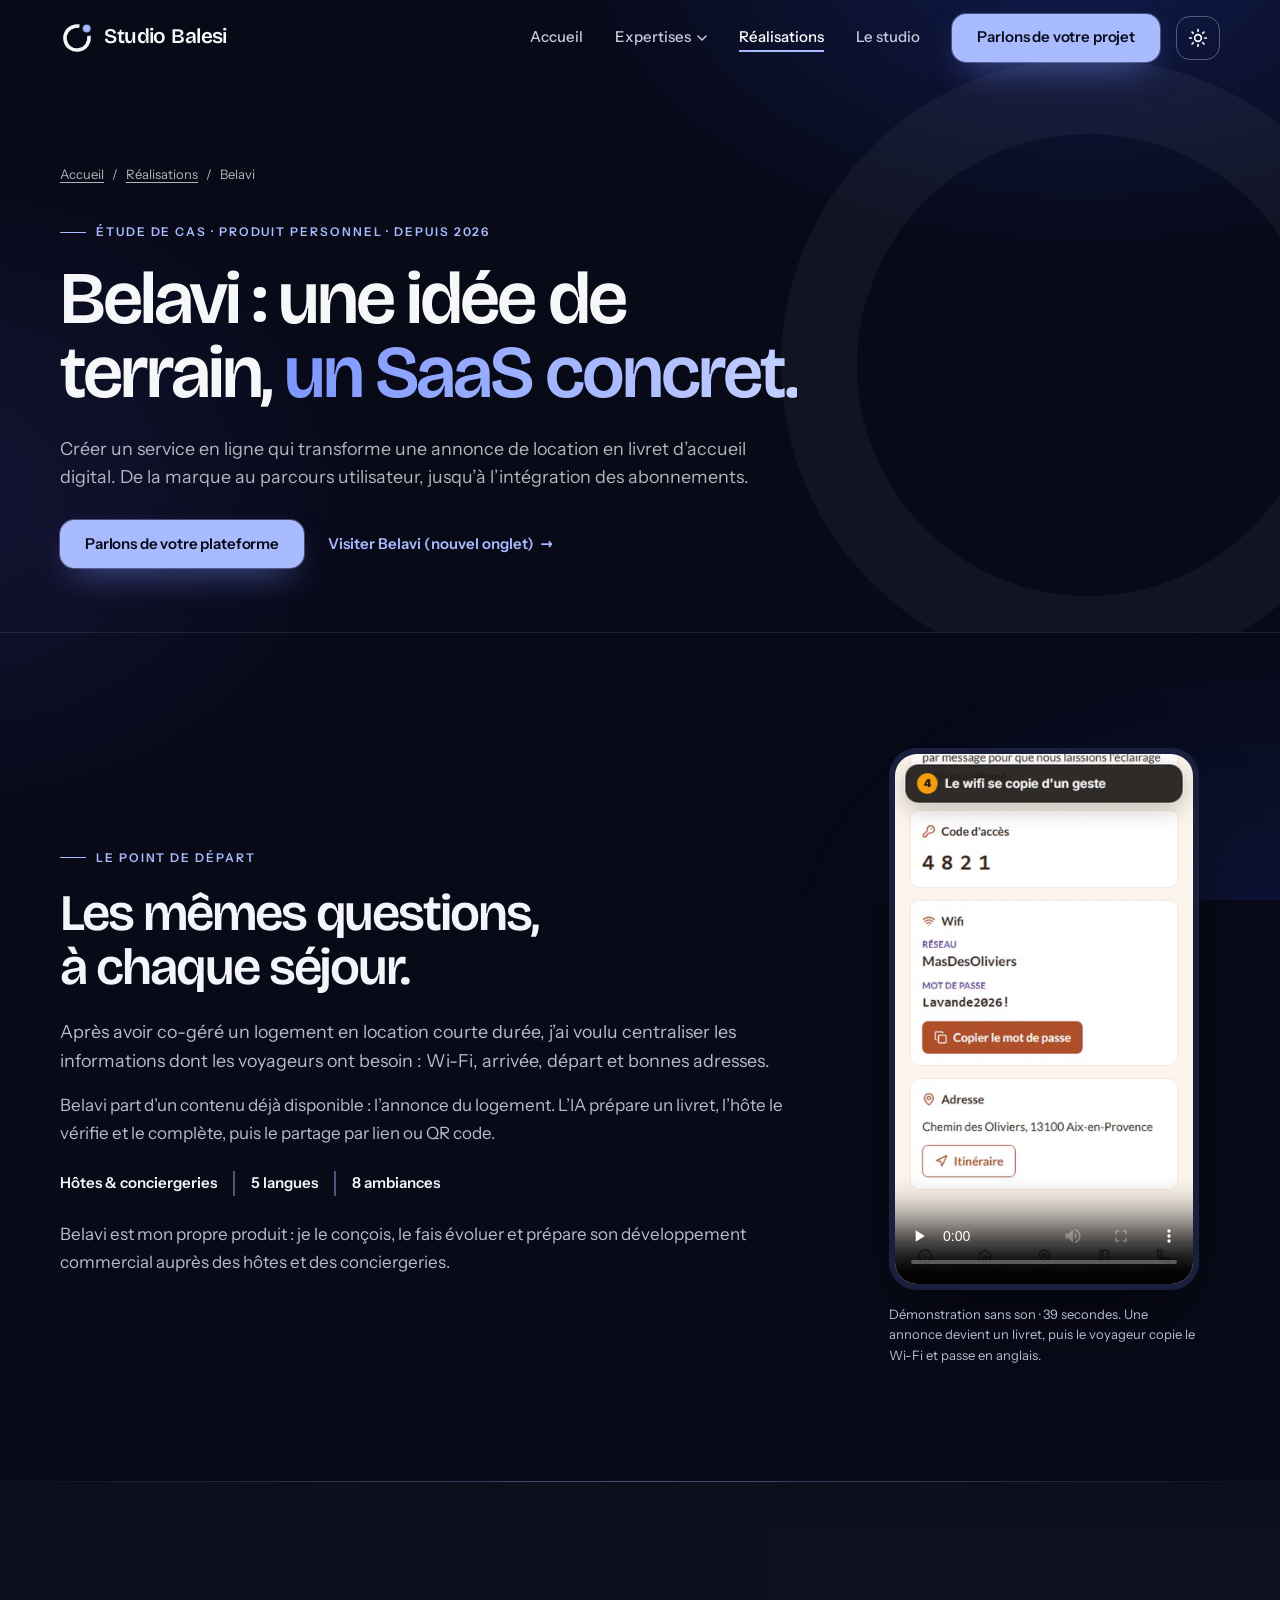
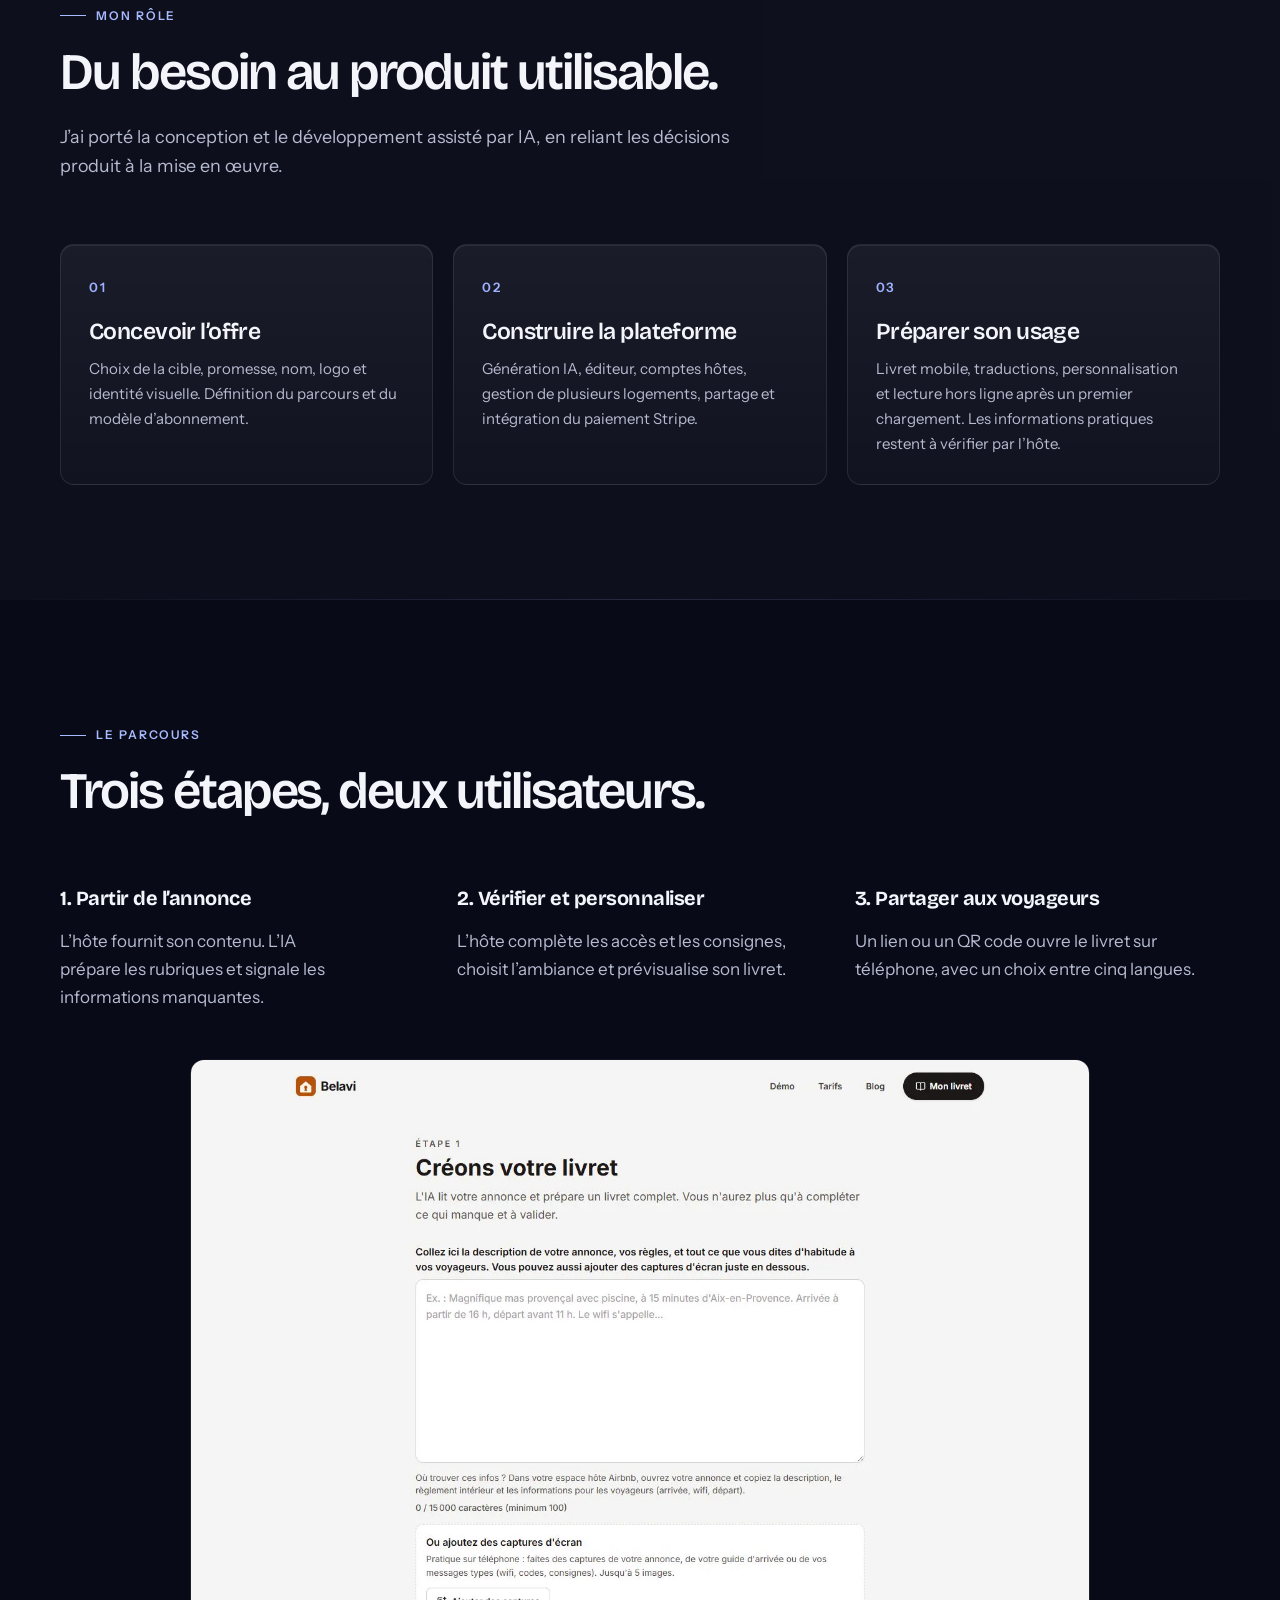
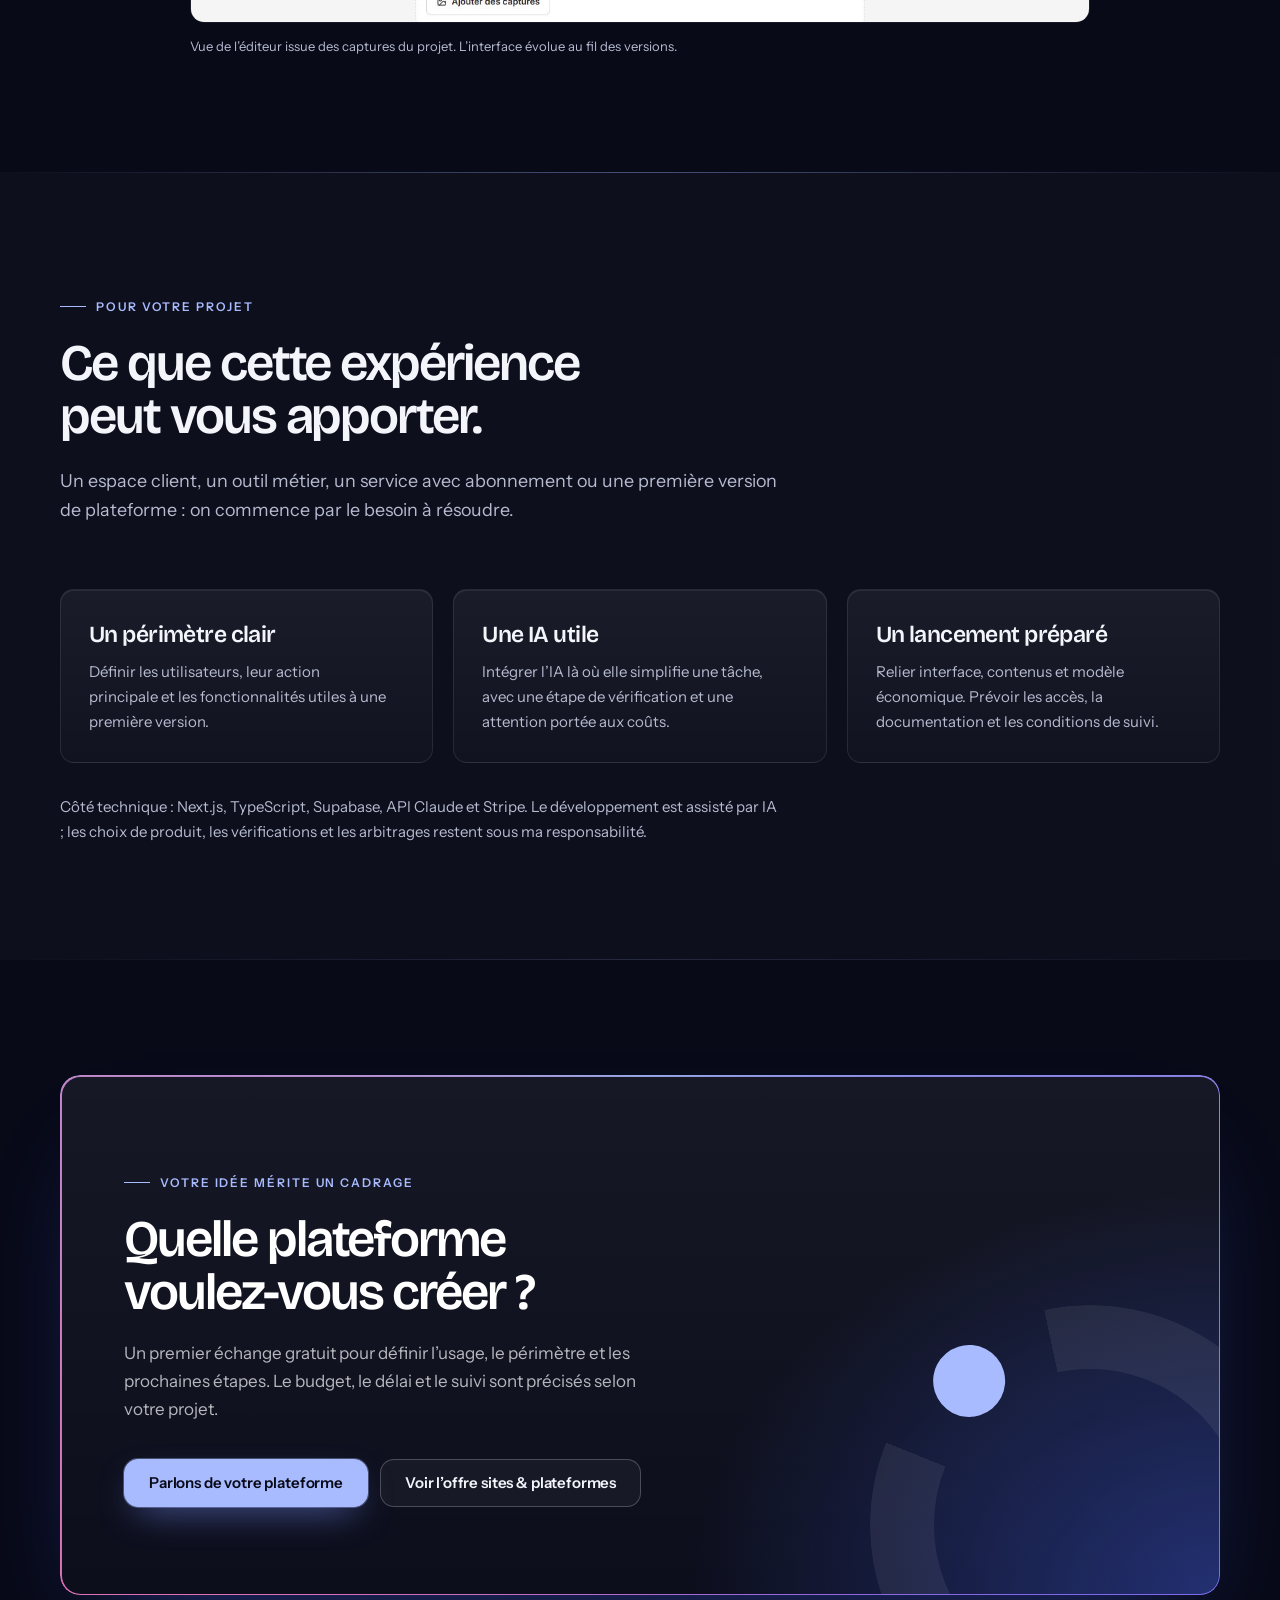
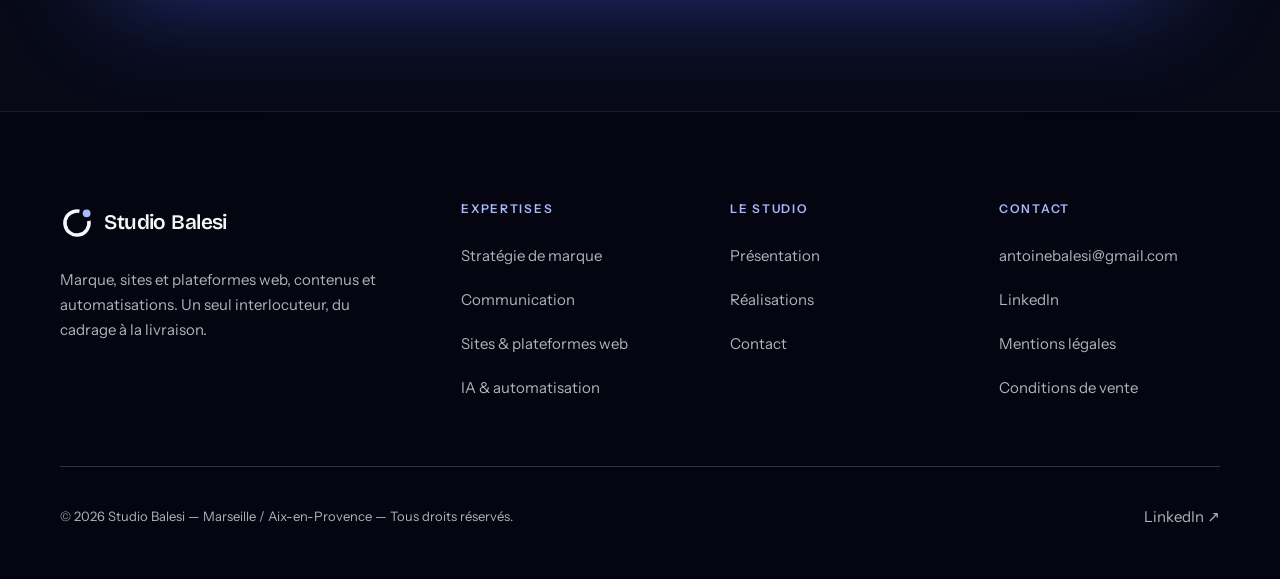
<file: projet-belavi.html>
<!DOCTYPE html>
<html lang="fr">
<head>
  <meta charset="UTF-8">
  <meta name="viewport" content="width=device-width, initial-scale=1">
  <title>Belavi — Étude de cas SaaS &amp; IA | Studio Balesi</title>
  <meta name="description" content="Belavi, un SaaS conçu par Antoine Balesi : identité, parcours utilisateur, génération IA et intégration des abonnements. Découvrez le projet.">
  <meta name="theme-color" content="#0A0D1F">

  <meta property="og:type" content="website">
  <meta property="og:url" content="https://studiobalesi.fr/projet-belavi.html">
  <meta property="og:title" content="Belavi — Étude de cas SaaS &amp; IA | Studio Balesi">
  <meta property="og:description" content="De l’idée au SaaS : marque, parcours, génération IA et abonnements.">
  <meta property="og:image" content="https://studiobalesi.fr/assets/images/og-studio-balesi.png">
  <meta property="og:image:width" content="1200">
  <meta property="og:image:height" content="630">
  <meta property="og:image:alt" content="Studio Balesi — De l’idée à la mise en ligne. Un seul interlocuteur.">
  <meta property="og:locale" content="fr_FR">
  <meta property="og:site_name" content="Studio Balesi">
  <meta name="twitter:card" content="summary_large_image">
  <meta name="twitter:image" content="https://studiobalesi.fr/assets/images/og-studio-balesi.png">

  <link rel="icon" type="image/svg+xml" href="favicon.svg">
  <link rel="canonical" href="https://studiobalesi.fr/projet-belavi.html">

  <link rel="preload" href="assets/fonts/bricolage-grotesque-latin.woff2" as="font" type="font/woff2" crossorigin>
  <link rel="preload" href="assets/fonts/instrument-sans-latin.woff2" as="font" type="font/woff2" crossorigin>
  <link rel="stylesheet" href="assets/css/design-system.css?v=20261121h">
  <link rel="stylesheet" href="assets/css/components.css?v=20261121h">
  <link rel="stylesheet" href="assets/css/pages/inner.css?v=20261121h">
  <link rel="stylesheet" href="assets/css/theme-nuit.css?v=20261121h" id="theme-nuit">
  <link rel="stylesheet" href="assets/css/theme-clair.css?v=20261121h">
  <script src="assets/js/theme.js?v=20261121h"></script>
  <noscript><style>
    .header { position: relative; height: auto; background: var(--nuit); }
    .header__inner { flex-wrap: wrap; padding-block: 1rem; height: auto; }
    .burger, .nav__trigger { display: none; }
    .nav { position: static; display: flex; visibility: visible; clip-path: none; max-height: none; width: 100%; }
    .nav__menu { position: static; display: block; visibility: visible; opacity: 1; transform: none; width: 100%; }
  </style></noscript>
</head>
<body>

<a href="#main" class="skip-link">Aller au contenu principal</a>

<header class="header">
  <div class="header__inner">
    <a href="index.html" class="logo logo--light" aria-label="Studio Balesi — Accueil">
      <svg class="logo__mark" viewBox="0 0 48 48" aria-hidden="true"><circle class="logo__ring" cx="24" cy="24" r="17" fill="none" stroke="currentColor" stroke-width="5" stroke-dasharray="86 20.8" transform="rotate(-10 24 24)"/><circle class="logo__dot" cx="37.6" cy="10.4" r="5.5" fill="#2F55FF"/></svg>
      <span class="logo__word"><span class="logo__sub">Studio</span> <span class="logo__name">Balesi</span></span>
    </a>

    <nav class="nav" id="nav" aria-label="Navigation principale">
      <ul class="nav__list">
        <li class="nav__item"><a href="index.html" class="nav__link">Accueil</a></li>
        <li class="nav__item nav__item--has-menu">
          <button class="nav__trigger nav__link" aria-expanded="false" aria-controls="menu-expertises">
            Expertises
            <svg class="nav__chevron" width="10" height="6" viewBox="0 0 10 6" fill="none" aria-hidden="true"><path d="M1 1L5 5L9 1" stroke="currentColor" stroke-width="1.5" stroke-linecap="round"/></svg>
          </button>
          <div class="nav__menu" id="menu-expertises">
            <a href="expertises.html">Toutes les expertises<small>Les quatre offres, la méthode, le budget</small></a>
            <a href="expertises.html#strategie">Stratégie de marque<small>Positionnement, identité, plateforme</small></a>
            <a href="expertises.html#communication">Communication &amp; contenu<small>Ligne éditoriale, réseaux, campagnes</small></a>
            <a href="expertises.html#presence">Sites &amp; plateformes web<small>Sites, plateformes, SEO</small></a>
            <a href="expertises.html#ia">IA &amp; automatisation<small>Workflows, contenus, outils sur mesure</small></a>
          </div>
        </li>
        <li class="nav__item"><a href="realisations.html" class="nav__link">Réalisations</a></li>
        <li class="nav__item"><a href="presentation.html" class="nav__link">Le studio</a></li>
        <li class="nav__item nav__cta"><a href="contact.html" class="btn btn--primary">Parlons de votre projet</a></li>
      </ul>
    </nav>

    <button class="burger" aria-expanded="false" aria-controls="nav" aria-label="Ouvrir le menu">
      <span></span><span></span><span></span>
    </button>
  </div>
</header>

<main id="main">
  <section class="page-hero"><div class="page-hero__decor" aria-hidden="true"></div><div class="container">
    <nav class="crumbs" aria-label="Fil d’Ariane"><a href="index.html">Accueil</a><span aria-hidden="true">/</span><a href="realisations.html">Réalisations</a><span aria-hidden="true">/</span><span>Belavi</span></nav>
    <span class="eyebrow">Étude de cas · Produit personnel · Depuis 2026</span>
    <h1>Belavi : une idée de terrain, <span class="grad">un SaaS concret.</span></h1>
    <p class="lead">Créer un service en ligne qui transforme une annonce de location en livret d’accueil digital. De la marque au parcours utilisateur, jusqu’à l’intégration des abonnements.</p>
    <div class="belavi-actions"><a class="btn btn--primary" href="contact.html?projet=plateforme">Parlons de votre plateforme</a><a class="link-arrow" href="https://www.belavi.fr/" target="_blank" rel="noopener noreferrer">Visiter Belavi (nouvel onglet)</a></div>
  </div></section>
  <section class="section"><div class="container belavi-feature">
    <div><span class="eyebrow">Le point de départ</span><h2>Les mêmes questions, à chaque séjour.</h2>
      <p class="lead">Après avoir co-géré un logement en location courte durée, j’ai voulu centraliser les informations dont les voyageurs ont besoin : Wi-Fi, arrivée, départ et bonnes adresses.</p>
      <p>Belavi part d’un contenu déjà disponible : l’annonce du logement. L’IA prépare un livret, l’hôte le vérifie et le complète, puis le partage par lien ou QR code.</p>
      <ul class="belavi-facts"><li>Hôtes &amp; conciergeries</li><li>5 langues</li><li>8 ambiances</li></ul>
      <p>Belavi est mon propre produit : je le conçois, le fais évoluer et prépare son développement commercial auprès des hôtes et des conciergeries.</p>
    </div>
    <figure class="belavi-preview"><video controls playsinline preload="none" poster="assets/videos/demo-belavi-affiche.webp" width="720" height="1280" aria-label="Démonstration de Belavi : génération, consultation et traduction d’un livret"><source src="assets/videos/demo-belavi.mp4" type="video/mp4">Votre navigateur ne peut pas lire cette vidéo. <a href="https://www.belavi.fr/demo">Consulter la démonstration Belavi</a>.</video><figcaption>Démonstration sans son · 39 secondes. Une annonce devient un livret, puis le voyageur copie le Wi-Fi et passe en anglais.</figcaption></figure>
  </div></section>
  <section class="section section--paper"><div class="container">
    <div class="section-head"><span class="eyebrow">Mon rôle</span><h2>Du besoin au produit utilisable.</h2><p class="lead">J’ai porté la conception et le développement assisté par IA, en reliant les décisions produit à la mise en œuvre.</p></div>
    <div class="grid grid--3">
      <article class="card expertise-card"><span class="card__num">01</span><h3>Concevoir l’offre</h3><p>Choix de la cible, promesse, nom, logo et identité visuelle. Définition du parcours et du modèle d’abonnement.</p></article>
      <article class="card expertise-card"><span class="card__num">02</span><h3>Construire la plateforme</h3><p>Génération IA, éditeur, comptes hôtes, gestion de plusieurs logements, partage et intégration du paiement Stripe.</p></article>
      <article class="card expertise-card"><span class="card__num">03</span><h3>Préparer son usage</h3><p>Livret mobile, traductions, personnalisation et lecture hors ligne après un premier chargement. Les informations pratiques restent à vérifier par l’hôte.</p></article>
    </div>
  </div></section>
  <section class="section"><div class="container">
    <div class="section-head"><span class="eyebrow">Le parcours</span><h2>Trois étapes, deux utilisateurs.</h2></div>
    <ol class="belavi-journey"><li><strong>1. Partir de l’annonce</strong><p>L’hôte fournit son contenu. L’IA prépare les rubriques et signale les informations manquantes.</p></li><li><strong>2. Vérifier et personnaliser</strong><p>L’hôte complète les accès et les consignes, choisit l’ambiance et prévisualise son livret.</p></li><li><strong>3. Partager aux voyageurs</strong><p>Un lien ou un QR code ouvre le livret sur téléphone, avec un choix entre cinq langues.</p></li></ol>
    <figure class="belavi-editor"><img src="assets/images/realisations/belavi-editeur.webp" alt="Interface de création Belavi à partir d’une annonce ou de captures" loading="lazy" width="1440" height="900"><figcaption>Vue de l’éditeur issue des captures du projet. L’interface évolue au fil des versions.</figcaption></figure>
  </div></section>
  <section class="section section--paper"><div class="container">
    <div class="section-head"><span class="eyebrow">Pour votre projet</span><h2>Ce que cette expérience peut vous apporter.</h2><p class="lead">Un espace client, un outil métier, un service avec abonnement ou une première version de plateforme : on commence par le besoin à résoudre.</p></div>
    <div class="grid grid--3"><article class="card expertise-card"><h3>Un périmètre clair</h3><p>Définir les utilisateurs, leur action principale et les fonctionnalités utiles à une première version.</p></article><article class="card expertise-card"><h3>Une IA utile</h3><p>Intégrer l’IA là où elle simplifie une tâche, avec une étape de vérification et une attention portée aux coûts.</p></article><article class="card expertise-card"><h3>Un lancement préparé</h3><p>Relier interface, contenus et modèle économique. Prévoir les accès, la documentation et les conditions de suivi.</p></article></div>
    <p class="belavi-technical">Côté technique : Next.js, TypeScript, Supabase, API Claude et Stripe. Le développement est assisté par IA ; les choix de produit, les vérifications et les arbitrages restent sous ma responsabilité.</p>
  </div></section>
  <section class="section"><div class="container"><div class="cta is-dark">
        <span class="cta__lueur" aria-hidden="true"></span><span class="eyebrow">Votre idée mérite un cadrage</span><h2>Quelle plateforme voulez-vous créer ?</h2><p>Un premier échange gratuit pour définir l’usage, le périmètre et les prochaines étapes. Le budget, le délai et le suivi sont précisés selon votre projet.</p><div class="cta__actions"><a href="contact.html?projet=plateforme" class="btn btn--primary">Parlons de votre plateforme</a><a href="expertises.html#presence" class="btn btn--ghost">Voir l’offre sites &amp; plateformes</a></div></div></div></section>
</main>

<footer class="footer">
  <div class="container">
    <div class="footer__grid">
      <div class="footer__brand">
        <a href="index.html" class="logo logo--light" aria-label="Studio Balesi — Accueil">
          <svg class="logo__mark" viewBox="0 0 48 48" aria-hidden="true"><circle class="logo__ring" cx="24" cy="24" r="17" fill="none" stroke="currentColor" stroke-width="5" stroke-dasharray="86 20.8" transform="rotate(-10 24 24)"/><circle class="logo__dot" cx="37.6" cy="10.4" r="5.5" fill="#2F55FF"/></svg>
          <span class="logo__word"><span class="logo__sub">Studio</span> <span class="logo__name">Balesi</span></span>
        </a>
        <p>Marque, sites et plateformes web, contenus et automatisations. Un seul interlocuteur, du cadrage à la livraison.</p>
      </div>
      <div class="footer__col">
        <h2>Expertises</h2>
        <ul>
          <li><a href="expertises.html#strategie">Stratégie de marque</a></li>
          <li><a href="expertises.html#communication">Communication</a></li>
          <li><a href="expertises.html#presence">Sites &amp; plateformes web</a></li>
          <li><a href="expertises.html#ia">IA &amp; automatisation</a></li>
        </ul>
      </div>
      <div class="footer__col">
        <h2>Le studio</h2>
        <ul>
          <li><a href="presentation.html">Présentation</a></li>
          <li><a href="realisations.html">Réalisations</a></li>
          <li><a href="contact.html">Contact</a></li>
        </ul>
      </div>
      <div class="footer__col">
        <h2>Contact</h2>
        <ul>
          <li><a href="mailto:antoinebalesi@gmail.com">antoinebalesi@gmail.com</a></li>
          <li><a href="https://www.linkedin.com/in/antoine-balesi-203494299" target="_blank" rel="noopener noreferrer">LinkedIn</a></li>
          <li><a href="mentions-legales.html">Mentions légales</a></li>
          <li><a href="cgv.html">Conditions de vente</a></li>
        </ul>
      </div>
    </div>
    <div class="footer__bottom">
      <p>© <span data-year>2026</span> Studio Balesi — Marseille / Aix-en-Provence — Tous droits réservés.</p>
      <div class="footer__social">
        <a href="https://www.linkedin.com/in/antoine-balesi-203494299" target="_blank" rel="noopener noreferrer">LinkedIn ↗</a>
      </div>
    </div>
  </div>
</footer>

<script src="assets/js/main.js?v=20261121h" defer></script>
</body>
</html>
</file>
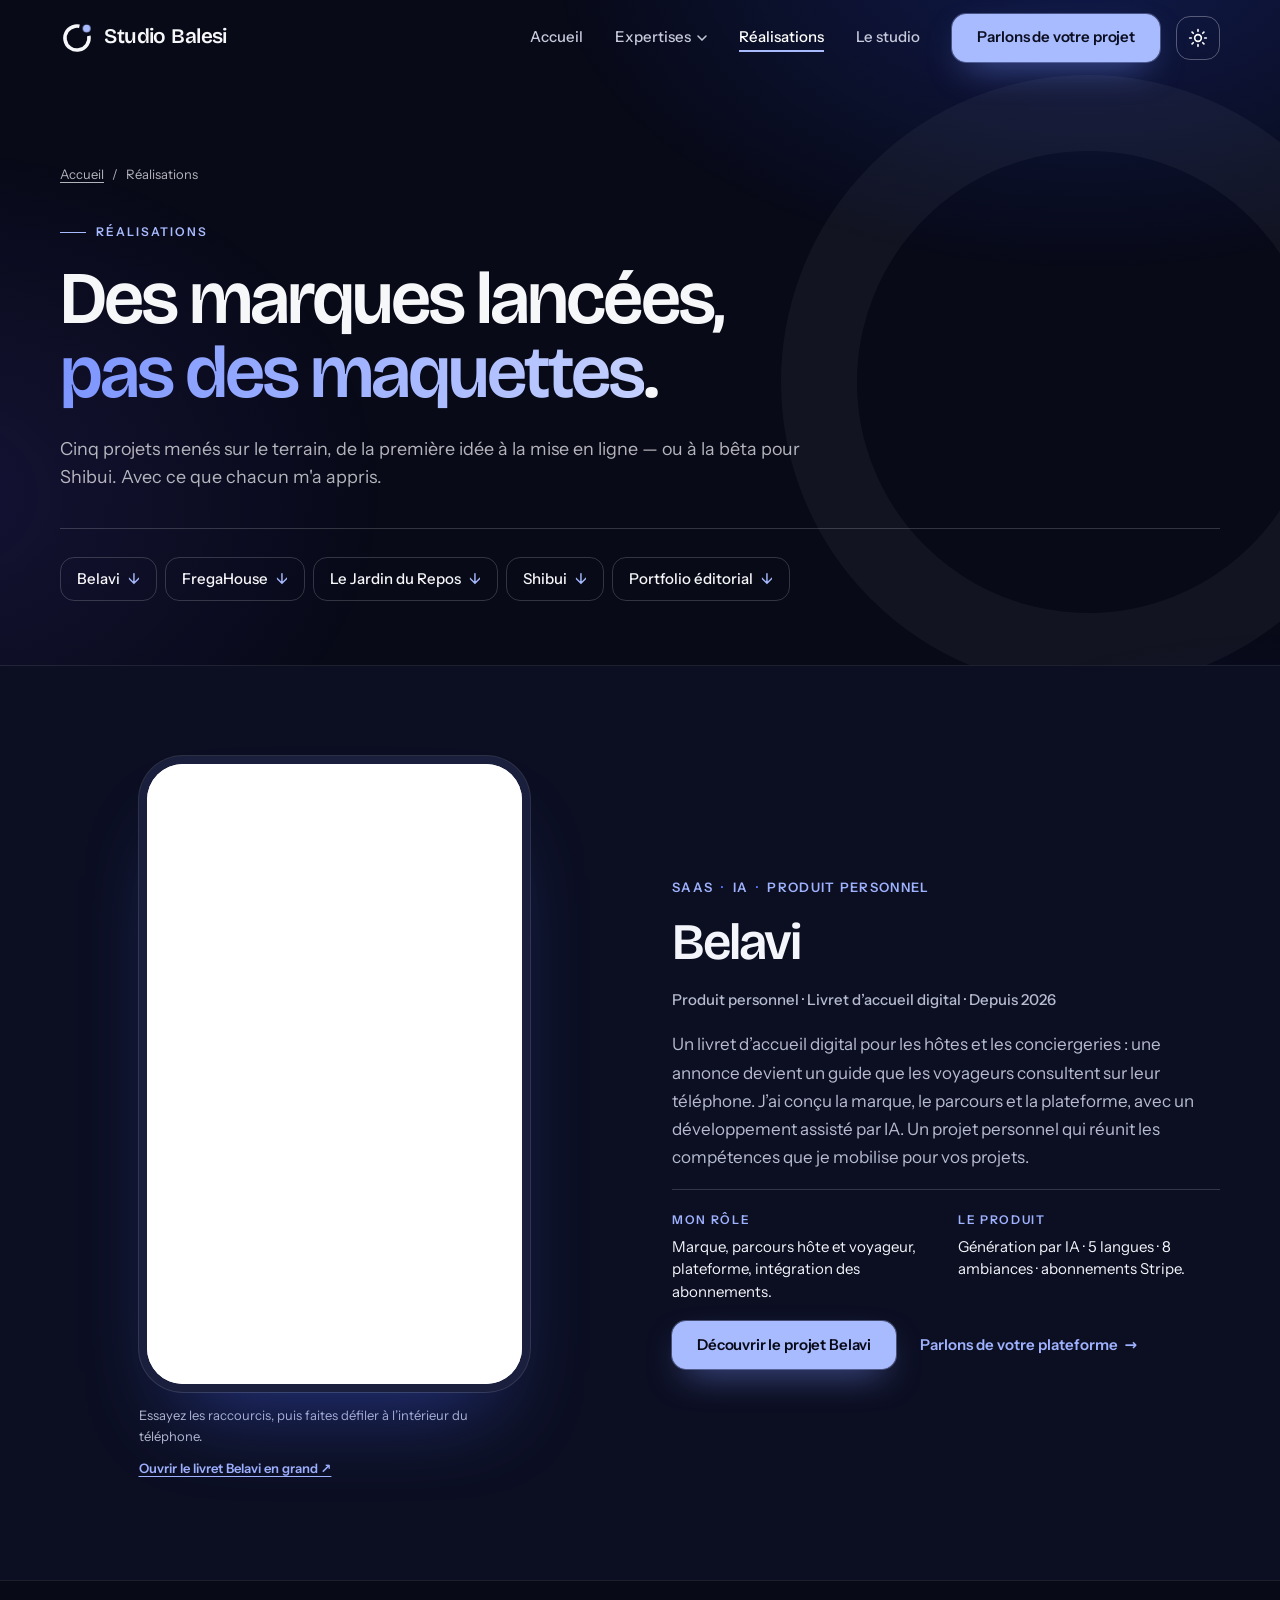
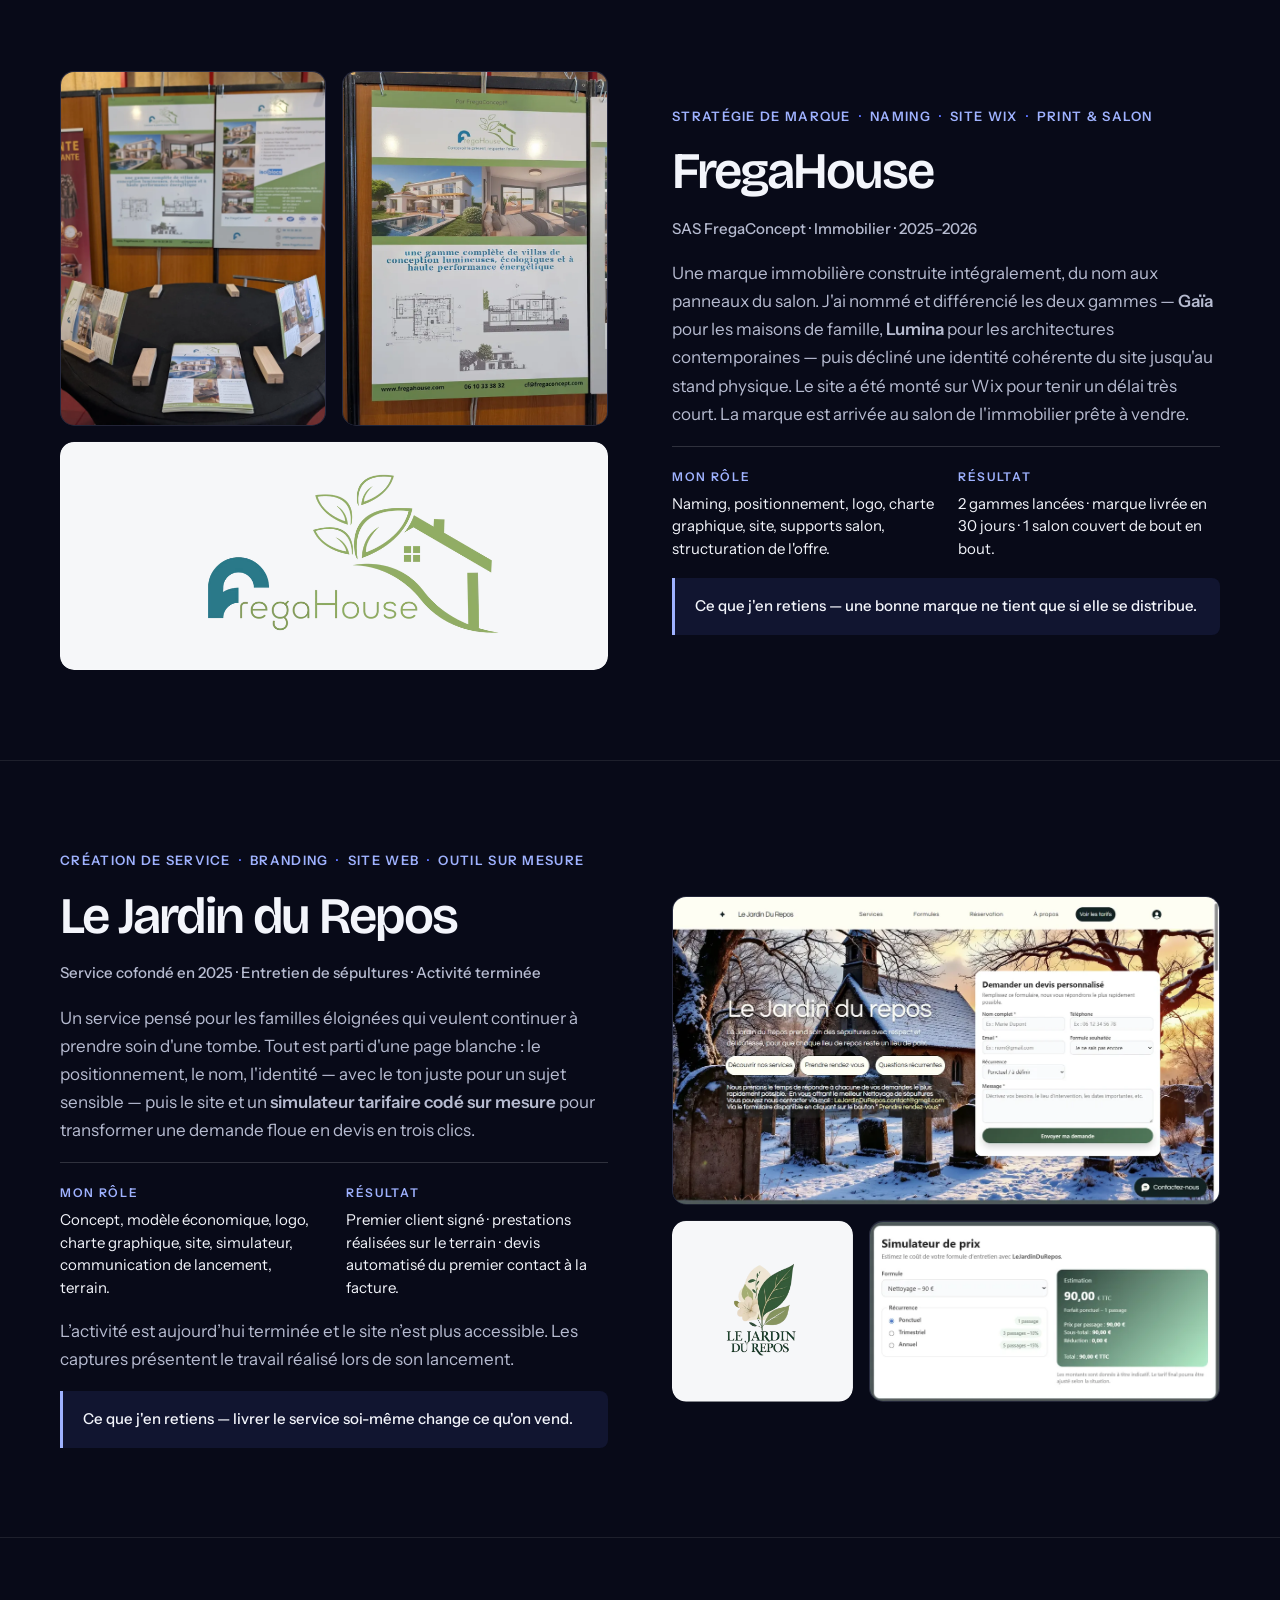
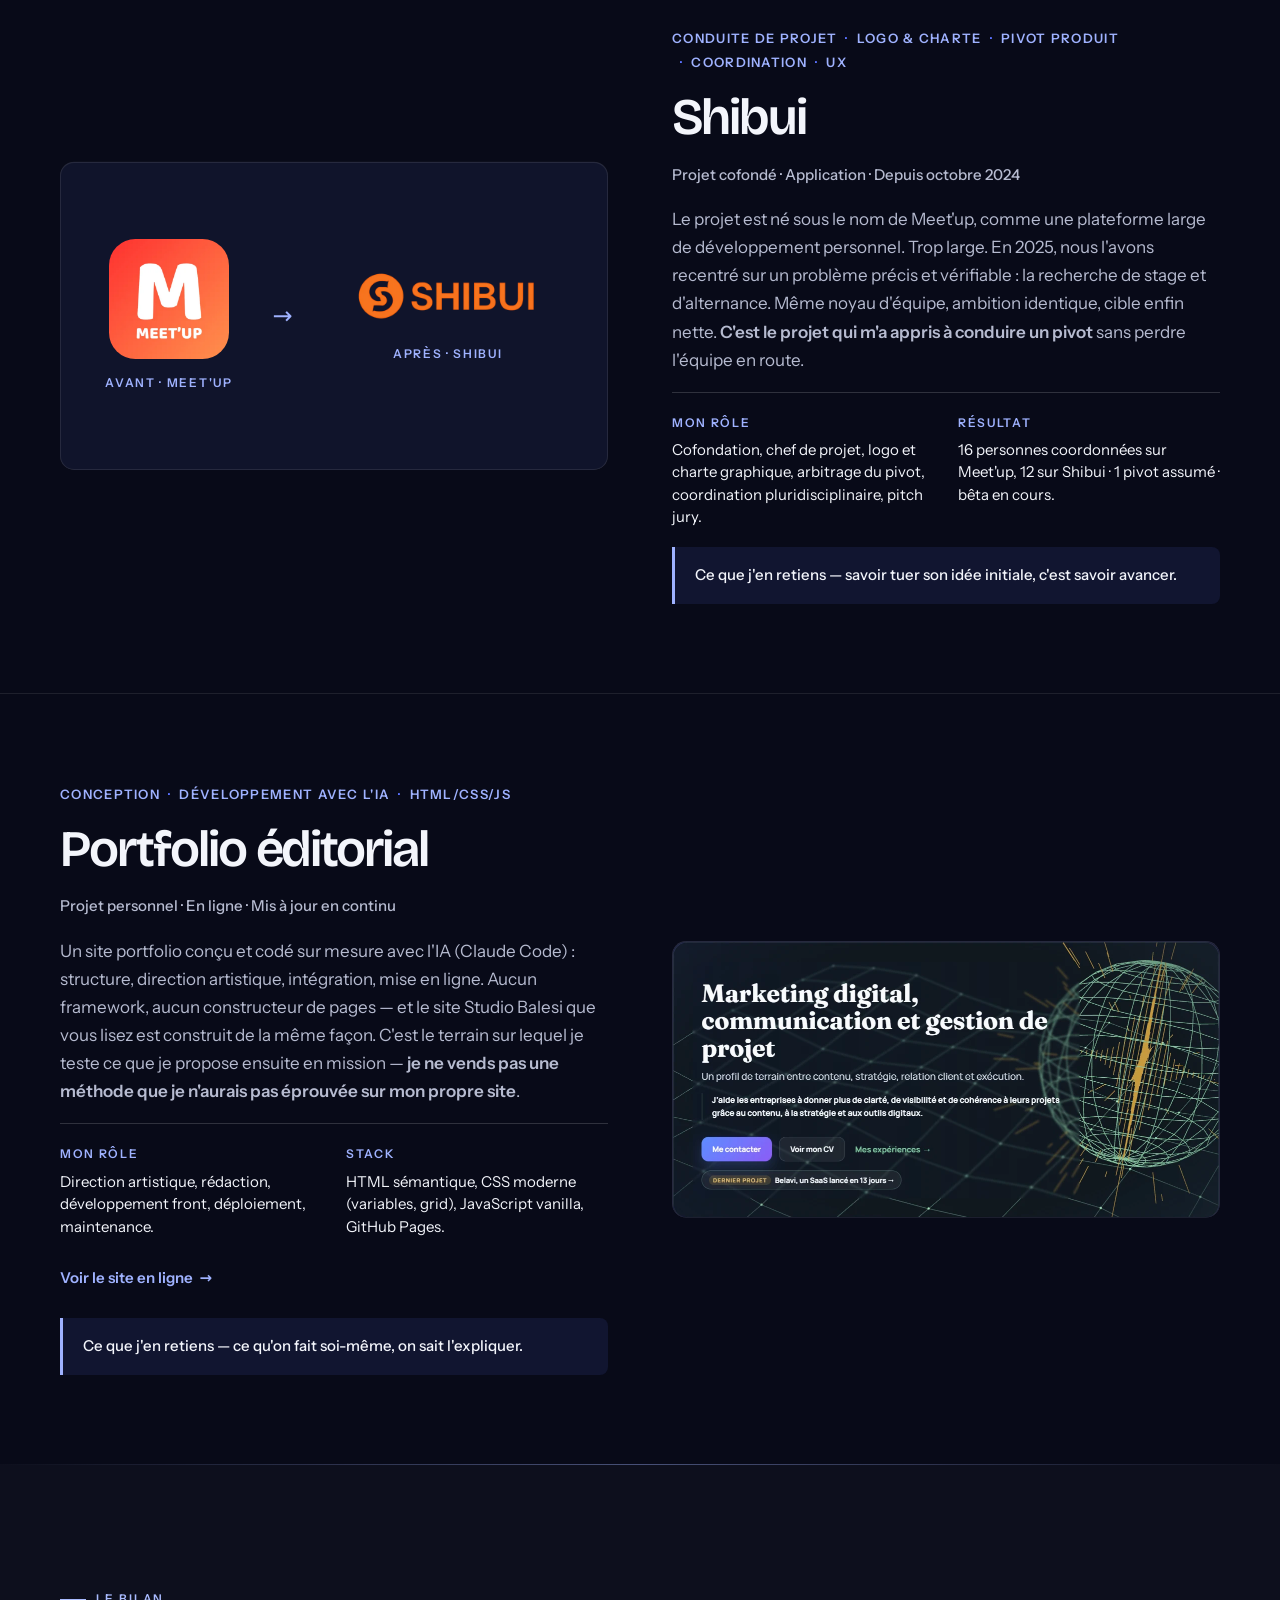
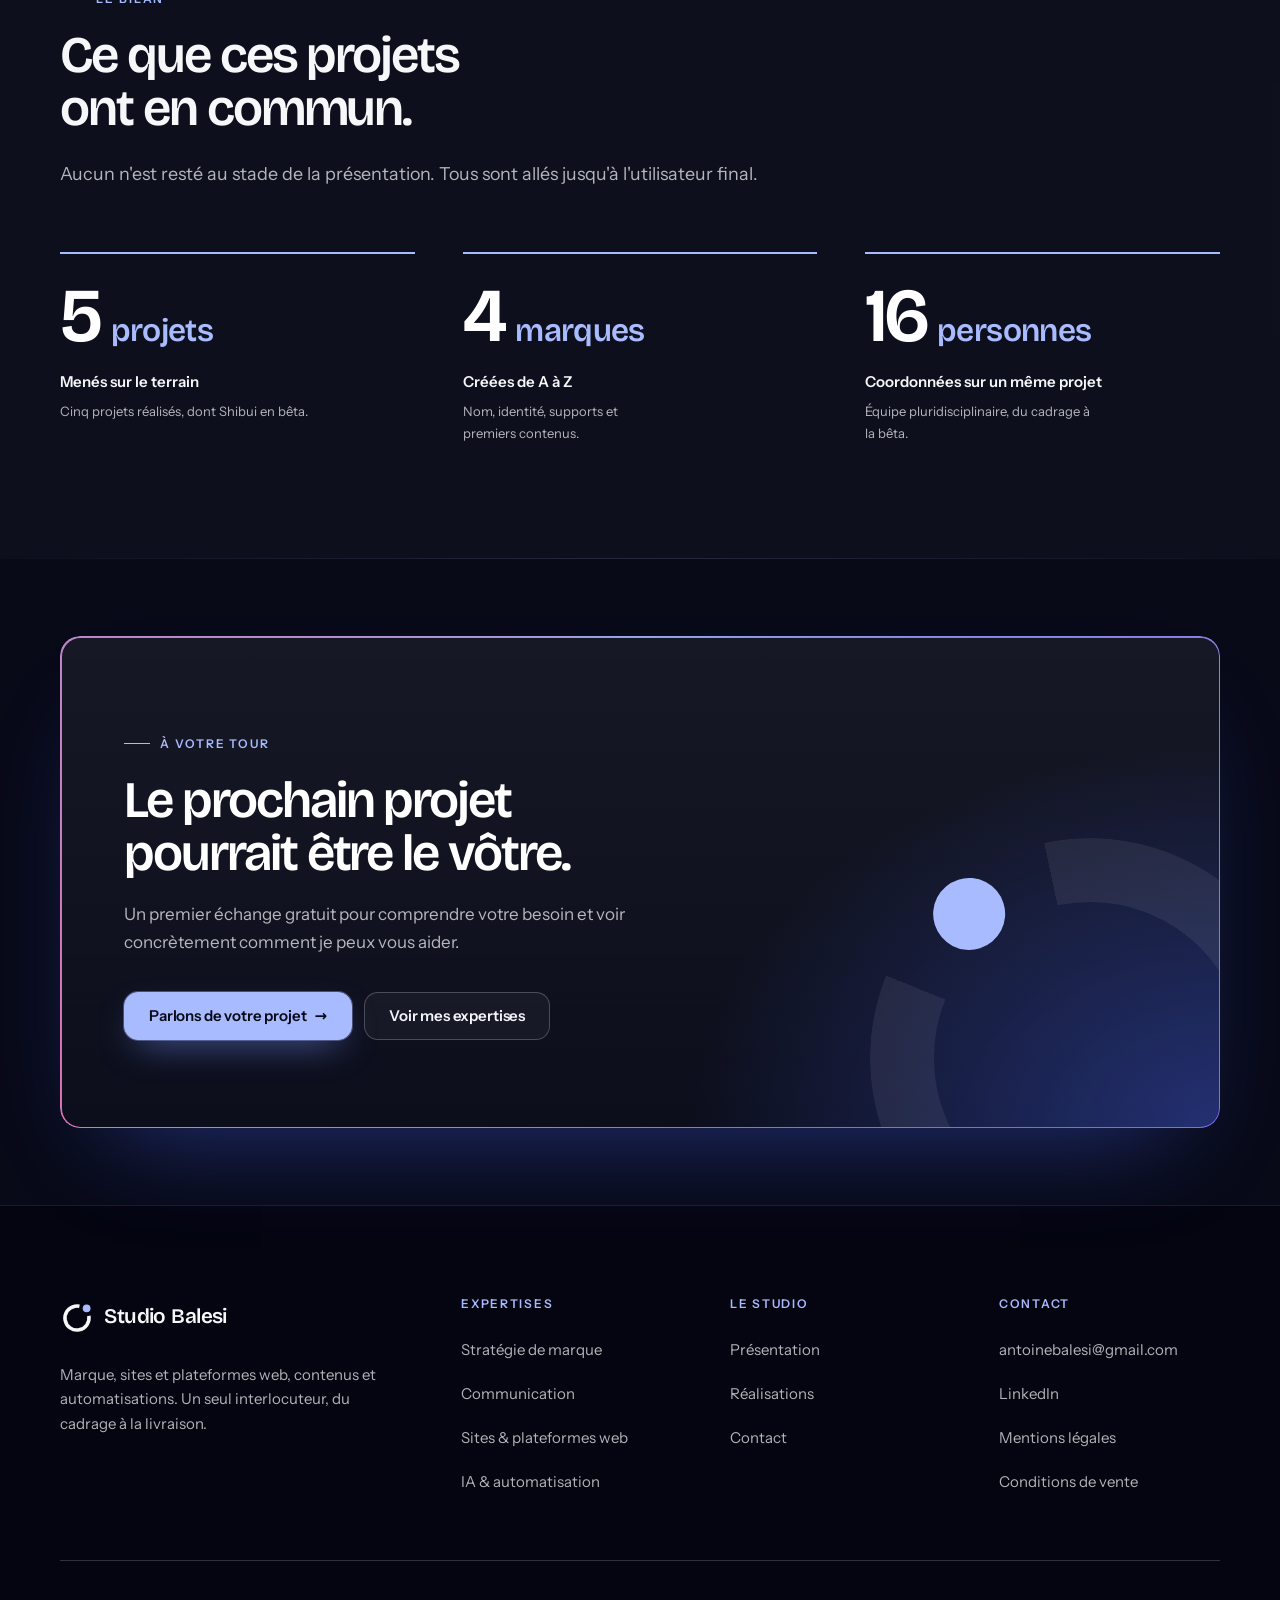
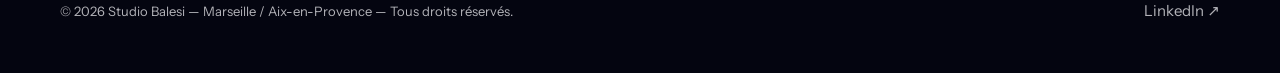
<file: realisations.html>
<!DOCTYPE html>
<html lang="fr">
<head>
  <meta charset="UTF-8">
  <meta name="viewport" content="width=device-width, initial-scale=1">
  <title>Réalisations : marques, sites et SaaS — Studio Balesi</title>
  <meta name="description" content="Belavi, FregaHouse, Le Jardin du Repos, Shibui et portfolio : des marques et des produits menés sur le terrain.">
  <meta name="theme-color" content="#0A0D1F">

  <meta property="og:type" content="website">
  <meta property="og:url" content="https://studiobalesi.fr/realisations.html">
  <meta property="og:title" content="Réalisations : marques, sites et SaaS — Studio Balesi">
  <meta property="og:description" content="Des marques lancées, pas des maquettes.">
  <meta property="og:image" content="https://studiobalesi.fr/assets/images/og-studio-balesi.png">
  <meta property="og:image:width" content="1200">
  <meta property="og:image:height" content="630">
  <meta property="og:image:alt" content="Studio Balesi — De l’idée à la mise en ligne. Un seul interlocuteur.">
  <meta property="og:locale" content="fr_FR">
  <meta property="og:site_name" content="Studio Balesi">
  <meta name="twitter:card" content="summary_large_image">
  <meta name="twitter:image" content="https://studiobalesi.fr/assets/images/og-studio-balesi.png">

  <link rel="icon" type="image/svg+xml" href="favicon.svg">
  <link rel="canonical" href="https://studiobalesi.fr/realisations.html">

  <link rel="preload" href="assets/fonts/bricolage-grotesque-latin.woff2" as="font" type="font/woff2" crossorigin>
  <link rel="preload" href="assets/fonts/instrument-sans-latin.woff2" as="font" type="font/woff2" crossorigin>
  <link rel="stylesheet" href="assets/css/design-system.css?v=20261121h">
  <link rel="stylesheet" href="assets/css/components.css?v=20261121h">
  <link rel="stylesheet" href="assets/css/pages/inner.css?v=20261121h">
  <link rel="stylesheet" href="assets/css/theme-nuit.css?v=20261121h" id="theme-nuit">
  <link rel="stylesheet" href="assets/css/theme-clair.css?v=20261121h">
  <script src="assets/js/theme.js?v=20261121h"></script>
  <noscript><style>
    .header { position: relative; height: auto; background: var(--nuit); }
    .header__inner { flex-wrap: wrap; padding-block: 1rem; height: auto; }
    .burger, .nav__trigger { display: none; }
    .nav { position: static; display: flex; visibility: visible; clip-path: none; max-height: none; width: 100%; }
    .nav__menu { position: static; display: block; visibility: visible; opacity: 1; transform: none; width: 100%; }
  </style></noscript>
</head>
<body>

<a href="#main" class="skip-link">Aller au contenu principal</a>

<header class="header">
  <div class="header__inner">
    <a href="index.html" class="logo logo--light" aria-label="Studio Balesi — Accueil">
      <svg class="logo__mark" viewBox="0 0 48 48" aria-hidden="true"><circle class="logo__ring" cx="24" cy="24" r="17" fill="none" stroke="currentColor" stroke-width="5" stroke-dasharray="86 20.8" transform="rotate(-10 24 24)"/><circle class="logo__dot" cx="37.6" cy="10.4" r="5.5" fill="#2F55FF"/></svg>
      <span class="logo__word"><span class="logo__sub">Studio</span> <span class="logo__name">Balesi</span></span>
    </a>

    <nav class="nav" id="nav" aria-label="Navigation principale">
      <ul class="nav__list">
        <li class="nav__item"><a href="index.html" class="nav__link">Accueil</a></li>
        <li class="nav__item nav__item--has-menu">
          <button class="nav__trigger nav__link" aria-expanded="false" aria-controls="menu-expertises">
            Expertises
            <svg class="nav__chevron" width="10" height="6" viewBox="0 0 10 6" fill="none" aria-hidden="true"><path d="M1 1L5 5L9 1" stroke="currentColor" stroke-width="1.5" stroke-linecap="round"/></svg>
          </button>
          <div class="nav__menu" id="menu-expertises">
            <a href="expertises.html">Toutes les expertises<small>Les quatre offres, la méthode, le budget</small></a>
            <a href="expertises.html#strategie">Stratégie de marque<small>Positionnement, identité, plateforme</small></a>
            <a href="expertises.html#communication">Communication &amp; contenu<small>Ligne éditoriale, réseaux, campagnes</small></a>
            <a href="expertises.html#presence">Sites &amp; plateformes web<small>Sites, plateformes, SEO</small></a>
            <a href="expertises.html#ia">IA &amp; automatisation<small>Workflows, contenus, outils sur mesure</small></a>
          </div>
        </li>
        <li class="nav__item"><a href="realisations.html" class="nav__link">Réalisations</a></li>
        <li class="nav__item"><a href="presentation.html" class="nav__link">Le studio</a></li>
        <li class="nav__item nav__cta"><a href="contact.html" class="btn btn--primary">Parlons de votre projet</a></li>
      </ul>
    </nav>

    <button class="burger" aria-expanded="false" aria-controls="nav" aria-label="Ouvrir le menu">
      <span></span><span></span><span></span>
    </button>
  </div>
</header>

<main id="main">

  <!-- ══════════════════════════ HERO ══════════════════════════ -->
  <section class="page-hero">
    <div class="page-hero__decor" aria-hidden="true"></div>
    <div class="container">
      <nav class="crumbs" aria-label="Fil d'Ariane">
        <a href="index.html">Accueil</a><span aria-hidden="true">/</span><span>Réalisations</span>
      </nav>
      <span class="eyebrow">Réalisations</span>
      <h1>Des marques lancées, <span class="grad">pas des maquettes</span>.</h1>
      <p class="lead">Cinq projets menés sur le terrain, de la première idée à la mise en ligne — ou à la bêta pour Shibui. Avec ce que chacun m'a appris.</p>

      <div class="jump">
        <a href="#belavi">Belavi</a>
        <a href="#fregahouse">FregaHouse</a>
        <a href="#jardin">Le Jardin du Repos</a>
        <a href="#shibui">Shibui</a>
        <a href="#portfolio">Portfolio éditorial</a>
      </div>
    </div>
  </section>


  <!-- ══════════════════════════ BELAVI ══════════════════════════
       Même gabarit que les autres projets. Le vrai livret se charge dans
       le téléphone : d'office sur ordinateur, au toucher sur mobile. -->
  <section class="project project--tint" id="belavi">
    <div class="container">
      <div class="project__grid">

        <div class="project__visuals project__visuals--phone">
          <figure class="belavi-preview belavi-preview--live" data-belavi-demo>
            <div class="belavi-phone-shell">
              <img class="belavi-phone-poster" src="assets/images/realisations/belavi-livret-mas.webp" alt="Livret d’exemple Belavi : le Mas des Oliviers, avec le wifi, l’heure d’arrivée et le code d’accès" loading="lazy" width="600" height="1200">
              <button type="button" class="btn btn--primary belavi-demo-btn" hidden>Essayer la démo</button>
              <template><iframe class="belavi-phone" src="https://www.belavi.fr/demo/apercu/provence" title="Livret d’exemple Belavi — Mas des Oliviers, à faire défiler" loading="lazy" width="375" height="620" allow="clipboard-write" aria-describedby="belavi-scroll-hint"></iframe></template>
            </div>
            <figcaption id="belavi-scroll-hint"><span data-belavi-hint hidden>Essayez les raccourcis, puis faites défiler à l’intérieur du téléphone.<br></span><a href="https://www.belavi.fr/l/demo-mas-oliviers" target="_blank" rel="noopener noreferrer">Ouvrir le livret Belavi en grand ↗</a></figcaption>
          </figure>
        </div>

        <div class="project__body">
          <div class="project__tags">
            <span class="project__tag">SaaS</span>
            <span class="project__tag">IA</span>
            <span class="project__tag">Produit personnel</span>
          </div>
          <h2>Belavi</h2>
          <p class="project__context">Produit personnel · Livret d’accueil digital · Depuis 2026</p>
          <p>
            Un livret d’accueil digital pour les hôtes et les conciergeries&nbsp;: une annonce devient un guide
            que les voyageurs consultent sur leur téléphone. J’ai conçu la marque, le parcours et la plateforme,
            avec un développement assisté par IA. Un projet personnel qui réunit les compétences que je mobilise pour vos projets.
          </p>

          <dl class="project__facts">
            <div>
              <dt>Mon rôle</dt>
              <dd>Marque, parcours hôte et voyageur, plateforme, intégration des abonnements.</dd>
            </div>
            <div>
              <dt>Le produit</dt>
              <dd>Génération par IA · 5 langues · 8 ambiances · abonnements Stripe.</dd>
            </div>
          </dl>

          <div class="project__actions">
            <a href="projet-belavi.html" class="btn btn--primary">Découvrir le projet Belavi</a>
            <a href="contact.html?projet=plateforme" class="link-arrow">Parlons de votre plateforme</a>
          </div>
        </div>

      </div>
    </div>
  </section>

  <!-- ══════════════════════════ FREGAHOUSE ══════════════════════════ -->
  <section class="project" id="fregahouse">
    <div class="container">
      <div class="project__grid">

        <div class="project__visuals">
          <div class="project__pair">
            <div class="project__shot project__shot--portrait">
              <img src="assets/images/realisations/fregahouse-stand.webp" alt="Stand FregaHouse au salon de l'immobilier" loading="lazy" width="1200" height="1594">
            </div>
            <div class="project__shot project__shot--portrait">
              <img src="assets/images/realisations/fregahouse-panneau.webp" alt="Panneau principal du stand FregaHouse" loading="lazy" width="760" height="1009">
            </div>
          </div>
          <div class="project__shot project__shot--logo project__shot--banner">
            <img src="assets/images/realisations/logo-fregahouse.webp" alt="Logo FregaHouse" loading="lazy" width="645" height="337">
          </div>
        </div>

        <div class="project__body">
          <div class="project__tags">
            <span class="project__tag">Stratégie de marque</span>
            <span class="project__tag">Naming</span>
            <span class="project__tag">Site Wix</span>
            <span class="project__tag">Print &amp; salon</span>
          </div>
          <h2>FregaHouse</h2>
          <p class="project__context">SAS FregaConcept · Immobilier · 2025–2026</p>
          <p>
            Une marque immobilière construite intégralement, du nom aux panneaux du salon.
            J'ai nommé et différencié les deux gammes — <strong>Gaïa</strong> pour les maisons de famille,
            <strong>Lumina</strong> pour les architectures contemporaines — puis décliné une identité
            cohérente du site jusqu'au stand physique. Le site a été monté sur Wix pour tenir un délai très court.
            La marque est arrivée au salon de l'immobilier prête à vendre.
          </p>

          <dl class="project__facts">
            <div>
              <dt>Mon rôle</dt>
              <dd>Naming, positionnement, logo, charte graphique, site, supports salon, structuration de l'offre.</dd>
            </div>
            <div>
              <dt>Résultat</dt>
              <dd>2 gammes lancées · marque livrée en 30 jours · 1 salon couvert de bout en bout.</dd>
            </div>
          </dl>

          <p class="project__quote">Ce que j'en retiens — une bonne marque ne tient que si elle se distribue.</p>
        </div>

      </div>
    </div>
  </section>

  <!-- ══════════════════════════ JARDIN DU REPOS ══════════════════════════ -->
  <section class="project project--flip" id="jardin">
    <div class="container">
      <div class="project__grid">

        <div class="project__visuals">
          <div class="project__shot project__shot--wide">
            <img src="assets/images/realisations/jardin-site.webp" alt="Capture de l’ancien site Le Jardin du Repos" loading="lazy" width="1200" height="675">
          </div>
          <div class="project__pair project__pair--sim">
            <div class="project__shot project__shot--logo">
              <img src="assets/images/realisations/logo-jardin-du-repos.webp" alt="Logo Le Jardin du Repos" loading="lazy" width="500" height="500">
            </div>
            <div class="project__shot project__shot--sim">
              <img src="assets/images/realisations/jardin-simulateur.webp" alt="Simulateur tarifaire du Jardin du Repos" loading="lazy" width="760" height="392">
            </div>
          </div>
        </div>

        <div class="project__body">
          <div class="project__tags">
            <span class="project__tag">Création de service</span>
            <span class="project__tag">Branding</span>
            <span class="project__tag">Site web</span>
            <span class="project__tag">Outil sur mesure</span>
          </div>
          <h2>Le Jardin du Repos</h2>
          <p class="project__context">Service cofondé en 2025 · Entretien de sépultures · Activité terminée</p>
          <p>
            Un service pensé pour les familles éloignées qui veulent continuer à prendre soin d'une tombe.
            Tout est parti d'une page blanche&nbsp;: le positionnement, le nom, l'identité — avec le ton juste
            pour un sujet sensible — puis le site et un <strong>simulateur tarifaire codé sur mesure</strong>
            pour transformer une demande floue en devis en trois clics.
          </p>

          <dl class="project__facts">
            <div>
              <dt>Mon rôle</dt>
              <dd>Concept, modèle économique, logo, charte graphique, site, simulateur, communication de lancement, terrain.</dd>
            </div>
            <div>
              <dt>Résultat</dt>
              <dd>Premier client signé · prestations réalisées sur le terrain · devis automatisé du premier contact à la facture.</dd>
            </div>
          </dl>

          <p>L’activité est aujourd’hui terminée et le site n’est plus accessible. Les captures présentent le travail réalisé lors de son lancement.</p>

          <p class="project__quote">Ce que j'en retiens — livrer le service soi-même change ce qu'on vend.</p>
        </div>

      </div>
    </div>
  </section>

  <!-- ══════════════════════════ SHIBUI ══════════════════════════ -->
  <section class="project" id="shibui">
    <div class="container">
      <div class="project__grid">

        <div class="project__visuals">
          <!-- Le pivot en image : les deux logos, avant / après -->
          <div class="project__shot project__pivot">
            <figure class="pivot__step">
              <img class="pivot__meetup" src="assets/images/realisations/logo-meetup.webp" alt="Logo Meet'up, première version du projet" loading="lazy" width="400" height="400">
              <figcaption>Avant · Meet'up</figcaption>
            </figure>
            <span class="pivot__arrow" aria-hidden="true">→</span>
            <figure class="pivot__step">
              <img class="pivot__shibui" src="assets/images/realisations/logo-shibui.webp" alt="Logo Shibui, après le pivot" loading="lazy" width="600" height="600">
              <figcaption>Après · Shibui</figcaption>
            </figure>
          </div>
        </div>

        <div class="project__body">
          <div class="project__tags">
            <span class="project__tag">Conduite de projet</span>
            <span class="project__tag">Logo &amp; charte</span>
            <span class="project__tag">Pivot produit</span>
            <span class="project__tag">Coordination</span>
            <span class="project__tag">UX</span>
          </div>
          <h2>Shibui</h2>
          <p class="project__context">Projet cofondé · Application · Depuis octobre 2024</p>
          <p>
            Le projet est né sous le nom de Meet'up, comme une plateforme large de développement personnel.
            Trop large. En 2025, nous l'avons recentré sur un problème précis et vérifiable&nbsp;:
            la recherche de stage et d'alternance. Même noyau d'équipe, ambition identique, cible enfin nette.
            <strong>C'est le projet qui m'a appris à conduire un pivot</strong> sans perdre l'équipe en route.
          </p>

          <dl class="project__facts">
            <div>
              <dt>Mon rôle</dt>
              <dd>Cofondation, chef de projet, logo et charte graphique, arbitrage du pivot, coordination pluridisciplinaire, pitch jury.</dd>
            </div>
            <div>
              <dt>Résultat</dt>
              <dd>16 personnes coordonnées sur Meet'up, 12 sur Shibui · 1 pivot assumé · bêta en cours.</dd>
            </div>
          </dl>

          <p class="project__quote">Ce que j'en retiens — savoir tuer son idée initiale, c'est savoir avancer.</p>
        </div>

      </div>
    </div>
  </section>

  <!-- ══════════════════════════ PORTFOLIO ══════════════════════════ -->
  <section class="project project--flip" id="portfolio">
    <div class="container">
      <div class="project__grid">

        <div class="project__visuals">
          <div class="project__shot project__shot--globe">
            <img src="assets/images/realisations/portfolio-globe.webp" alt="Haut de la page d’accueil du portfolio d’Antoine Balesi" loading="lazy" width="1092" height="551">
          </div>
        </div>

        <div class="project__body">
          <div class="project__tags">
            <span class="project__tag">Conception</span>
            <span class="project__tag">Développement avec l'IA</span>
            <span class="project__tag">HTML/CSS/JS</span>
          </div>
          <h2>Portfolio éditorial</h2>
          <p class="project__context">Projet personnel · En ligne · Mis à jour en continu</p>
          <p>
            Un site portfolio conçu et codé sur mesure avec l'IA (Claude Code)&nbsp;: structure, direction artistique,
            intégration, mise en ligne. Aucun framework, aucun constructeur de pages — et le site Studio Balesi
            que vous lisez est construit de la même façon.
            C'est le terrain sur lequel je teste ce que je propose ensuite en mission —
            <strong>je ne vends pas une méthode que je n'aurais pas éprouvée sur mon propre site</strong>.
          </p>

          <dl class="project__facts">
            <div>
              <dt>Mon rôle</dt>
              <dd>Direction artistique, rédaction, développement front, déploiement, maintenance.</dd>
            </div>
            <div>
              <dt>Stack</dt>
              <dd>HTML sémantique, CSS moderne (variables, grid), JavaScript vanilla, GitHub Pages.</dd>
            </div>
          </dl>

          <a href="https://antoinebale.github.io" class="link-arrow" target="_blank" rel="noopener noreferrer">Voir le site en ligne</a>

          <p class="project__quote">Ce que j'en retiens — ce qu'on fait soi-même, on sait l'expliquer.</p>
        </div>

      </div>
    </div>
  </section>

  <!-- ══════════════════════════ CHIFFRES ══════════════════════════ -->
  <section class="section is-dark stats-band">
    <div class="container">
      <div class="section-head">
        <span class="eyebrow">Le bilan</span>
        <h2>Ce que ces projets ont en commun.</h2>
        <p class="lead">Aucun n'est resté au stade de la présentation. Tous sont allés jusqu'à l'utilisateur final.</p>
      </div>

      <div class="stats">
        <div class="stat">
          <p class="stat__num"><span>5</span><span class="stat__suffix">projets</span></p>
          <p class="stat__label">Menés sur le terrain</p>
          <p class="stat__desc">Cinq projets réalisés, dont Shibui en bêta.</p>
        </div>
        <div class="stat">
          <p class="stat__num"><span>4</span><span class="stat__suffix">marques</span></p>
          <p class="stat__label">Créées de A à Z</p>
          <p class="stat__desc">Nom, identité, supports et premiers contenus.</p>
        </div>
        <div class="stat">
          <p class="stat__num"><span>16</span><span class="stat__suffix">personnes</span></p>
          <p class="stat__label">Coordonnées sur un même projet</p>
          <p class="stat__desc">Équipe pluridisciplinaire, du cadrage à la bêta.</p>
        </div>
      </div>
    </div>
  </section>

  <!-- ══════════════════════════ CTA ══════════════════════════ -->
  <section class="section section--tight">
    <div class="container">
      <div class="cta is-dark">
        <span class="cta__lueur" aria-hidden="true"></span>
        <span class="eyebrow">À votre tour</span>
        <h2>Le prochain projet pourrait être le vôtre.</h2>
        <p>Un premier échange gratuit pour comprendre votre besoin et voir concrètement comment je peux vous aider.</p>
        <div class="cta__actions">
          <a href="contact.html" class="btn btn--primary">Parlons de votre projet <span class="btn__arrow" aria-hidden="true">→</span></a>
          <a href="expertises.html" class="btn btn--ghost">Voir mes expertises</a>
        </div>
      </div>
    </div>
  </section>

</main>

<footer class="footer">
  <div class="container">
    <div class="footer__grid">
      <div class="footer__brand">
        <a href="index.html" class="logo logo--light" aria-label="Studio Balesi — Accueil">
          <svg class="logo__mark" viewBox="0 0 48 48" aria-hidden="true"><circle class="logo__ring" cx="24" cy="24" r="17" fill="none" stroke="currentColor" stroke-width="5" stroke-dasharray="86 20.8" transform="rotate(-10 24 24)"/><circle class="logo__dot" cx="37.6" cy="10.4" r="5.5" fill="#2F55FF"/></svg>
          <span class="logo__word"><span class="logo__sub">Studio</span> <span class="logo__name">Balesi</span></span>
        </a>
        <p>Marque, sites et plateformes web, contenus et automatisations. Un seul interlocuteur, du cadrage à la livraison.</p>
      </div>
      <div class="footer__col">
        <h2>Expertises</h2>
        <ul>
          <li><a href="expertises.html#strategie">Stratégie de marque</a></li>
          <li><a href="expertises.html#communication">Communication</a></li>
          <li><a href="expertises.html#presence">Sites &amp; plateformes web</a></li>
          <li><a href="expertises.html#ia">IA &amp; automatisation</a></li>
        </ul>
      </div>
      <div class="footer__col">
        <h2>Le studio</h2>
        <ul>
          <li><a href="presentation.html">Présentation</a></li>
          <li><a href="realisations.html">Réalisations</a></li>
          <li><a href="contact.html">Contact</a></li>
        </ul>
      </div>
      <div class="footer__col">
        <h2>Contact</h2>
        <ul>
          <li><a href="mailto:antoinebalesi@gmail.com">antoinebalesi@gmail.com</a></li>
          <li><a href="https://www.linkedin.com/in/antoine-balesi-203494299" target="_blank" rel="noopener noreferrer">LinkedIn</a></li>
          <li><a href="mentions-legales.html">Mentions légales</a></li>
          <li><a href="cgv.html">Conditions de vente</a></li>
        </ul>
      </div>
    </div>
    <div class="footer__bottom">
      <p>© <span data-year>2026</span> Studio Balesi — Marseille / Aix-en-Provence — Tous droits réservés.</p>
      <div class="footer__social">
        <a href="https://www.linkedin.com/in/antoine-balesi-203494299" target="_blank" rel="noopener noreferrer">LinkedIn ↗</a>
      </div>
    </div>
  </div>
</footer>

<script src="assets/js/main.js?v=20261121h" defer></script>
</body>
</html>
</file>
<file: assets/css/design-system.css>
/* ============================================================
   design-system.css — Studio Balesi
   Tokens · Reset · Typographie · Layout · Utilitaires
   ============================================================ */

/* ============================================================
   0. POLICES — hébergées sur le site (aucun appel à Google)
   Bricolage Grotesque (titres) et Instrument Sans (texte), fichiers
   variables Google Fonts, licence SIL OFL. Bricolage garde son axe de
   taille optique : les grands titres se resserrent d'eux-mêmes.
   ============================================================ */
@font-face {
  font-family: 'Instrument Sans';
  font-style: normal;
  font-weight: 400 600;
  font-display: swap;
  src: url('../fonts/instrument-sans-latin.woff2') format('woff2');
  unicode-range: U+0000-00FF, U+0131, U+0152-0153, U+02BB-02BC, U+02C6, U+02DA, U+02DC, U+0304, U+0308, U+0329, U+2000-206F, U+20AC, U+2122, U+2191, U+2193, U+2212, U+2215, U+FEFF, U+FFFD;
}
@font-face {
  font-family: 'Instrument Sans';
  font-style: normal;
  font-weight: 400 600;
  font-display: swap;
  src: url('../fonts/instrument-sans-latin-ext.woff2') format('woff2');
  unicode-range: U+0100-02BA, U+02BD-02C5, U+02C7-02CC, U+02CE-02D7, U+02DD-02FF, U+0304, U+0308, U+0329, U+1D00-1DBF, U+1E00-1E9F, U+1EF2-1EFF, U+2020, U+20A0-20AB, U+20AD-20C4, U+2113, U+2C60-2C7F, U+A720-A7FF;
}
@font-face {
  font-family: 'Bricolage Grotesque';
  font-style: normal;
  font-weight: 500 700;
  font-display: swap;
  src: url('../fonts/bricolage-grotesque-latin.woff2') format('woff2');
  unicode-range: U+0000-00FF, U+0131, U+0152-0153, U+02BB-02BC, U+02C6, U+02DA, U+02DC, U+0304, U+0308, U+0329, U+2000-206F, U+20AC, U+2122, U+2191, U+2193, U+2212, U+2215, U+FEFF, U+FFFD;
}
@font-face {
  font-family: 'Bricolage Grotesque';
  font-style: normal;
  font-weight: 500 700;
  font-display: swap;
  src: url('../fonts/bricolage-grotesque-latin-ext.woff2') format('woff2');
  unicode-range: U+0100-02BA, U+02BD-02C5, U+02C7-02CC, U+02CE-02D7, U+02DD-02FF, U+0304, U+0308, U+0329, U+1D00-1DBF, U+1E00-1E9F, U+1EF2-1EFF, U+2020, U+20A0-20AB, U+20AD-20C4, U+2113, U+2C60-2C7F, U+A720-A7FF;
}

/* ============================================================
   1. TOKENS — direction « Cobalt » (refonte de novembre 2026)
   Fond blanc froid, sections sombres bleu nuit, bleu cobalt vif,
   accent bleu ciel sur fond sombre. Contrastes calculés : CLAUDE.md, §4.
   ============================================================ */
:root {
  /* --- Palette --- */
  --givre:     #F6F7F9;  /* fond de page */
  --brume:     #E9ECF2;  /* sections de respiration */
  --nuage:     #EEF0F5;  /* encarts clairs */
  --encre:     #0B0E14;  /* titres — 18.0:1 sur givre */
  --ardoise:   #4A5060;  /* texte courant — 7.5:1 sur givre, 6.8:1 sur brume */
  --cobalt:    #2F55FF;  /* liens et bouton principal — 5.1:1 sur givre, 4.6:1 sur brume, blanc dessus 5.4:1 */
  --pervenche: #5B72FF;  /* filets et puces décoratifs, jamais du texte */
  --nuit:      #0A0D1F;  /* sections sombres — givre 18.0:1 */
  --abime:     #05071A;  /* fond le plus profond */
  --ciel:      #A9BBFF;  /* accent sur fond sombre — 10.3:1 sur nuit */
  --voile:     #C5C9DA;  /* texte secondaire sur nuit — 11.7:1 */

  /* --- Neutres --- */
  --white:  #FFFFFF;
  --line:   rgba(11, 14, 20, 0.10);
  --line-2: rgba(11, 14, 20, 0.20);

  /* --- Sur fond sombre --- */
  --on-dark:        #F6F7F9;
  --on-dark-muted:  rgba(246, 247, 249, 0.72);  /* 9.4:1 sur nuit */
  --on-dark-line:   rgba(246, 247, 249, 0.18);


  /* --- Typographie --- */
  --font-display: 'Bricolage Grotesque', system-ui, -apple-system, sans-serif;
  --font-body:    'Instrument Sans', system-ui, -apple-system, sans-serif;

  /* Échelle fluide */
  --fs-hero:    clamp(2.6rem, 5.8vw, 5.25rem);
  --fs-h2:      clamp(2rem, 4vw, 3.4rem);
  --fs-h3:      clamp(1.25rem, 1.8vw, 1.5rem);
  --fs-lead:    clamp(1.0625rem, 1.4vw, 1.25rem);
  --fs-body:    1.0625rem;
  --fs-sm:      0.9375rem;
  --fs-xs:      0.8125rem;
  --fs-eyebrow: 0.75rem;

  /* --- Rythme --- */
  --section-y: clamp(5rem, 9vw, 8.5rem);
  --gutter:    clamp(1.25rem, 4vw, 2.5rem);
  --maxw:      1240px;
  --maxw-text: 62ch;

  /* --- Formes --- */
  --r-sm:  8px;
  --r-md:  14px;
  --r-lg:  14px;
  --r-xl:  20px;
  --r-pill: 14px;

  /* --- Ombres --- */
  --shadow-sm: 0 2px 8px rgba(11, 14, 20, 0.05);
  --shadow-md: 0 12px 32px -10px rgba(11, 14, 20, 0.16);
  --shadow-lg: 0 30px 60px -20px rgba(11, 14, 20, 0.32);
  --shadow-blue: 0 14px 30px -14px rgba(47, 85, 255, 0.5);

  /* --- Transitions --- */
  --ease-out: cubic-bezier(0.22, 1, 0.36, 1);
  --ease-io:  cubic-bezier(0.65, 0, 0.35, 1);

  --header-h: 76px;
}

/* ============================================================
   2. RESET
   ============================================================ */
*, *::before, *::after { box-sizing: border-box; margin: 0; padding: 0; }

html {
  scroll-behavior: smooth;
  -webkit-text-size-adjust: 100%;
  scroll-padding-top: calc(var(--header-h) + 1.5rem);
}

body {
  background: var(--givre);
  color: var(--encre);
  font-family: var(--font-body);
  font-size: var(--fs-body);
  line-height: 1.65;
  -webkit-font-smoothing: antialiased;
  -moz-osx-font-smoothing: grayscale;
  /* `clip` et non `hidden` : `hidden` ferait du <body> un conteneur de
     défilement, ce qui gèle window.scrollY (parallaxe + header cassés). */
  overflow-x: clip;
}

img, svg, video, canvas { display: block; max-width: 100%; }
a { color: inherit; text-decoration: none; }
ul, ol { list-style: none; }
button { font: inherit; color: inherit; background: none; border: none; cursor: pointer; }
input, textarea, select { font: inherit; color: inherit; }
/* L'attribut hidden doit gagner sur les display: grid/flex des composants
   (sinon le formulaire de contact reste visible après l'envoi). */
[hidden] { display: none !important; }

/* ============================================================
   3. TYPOGRAPHIE
   ============================================================ */
h1, h2, h3, h4 {
  font-family: var(--font-display);
  font-weight: 600;
  line-height: 1;
  letter-spacing: -0.04em;
  color: var(--encre);
  text-wrap: balance;
}

h1 { font-size: var(--fs-hero); }
/* 1.14 plutôt que 1.1 : les titres de section passent souvent sur
   3–4 lignes, où un interlignage trop serré devient illisible. */
h2 { font-size: var(--fs-h2); line-height: 1.04; }
h3 { font-size: var(--fs-h3); line-height: 1.15; letter-spacing: -0.025em; }

p { color: var(--ardoise); text-wrap: pretty; }

/* Mot mis en valeur dans un titre : cobalt sur fond clair, bleu ciel sur
   fond sombre. Plus aucun dégradé. */
.grad {
  color: var(--cobalt);
  background: none;
  -webkit-text-fill-color: currentColor;
}
:is(.is-dark, .page-hero) .grad { color: var(--ciel); }

/* Eyebrow / surtitre */
.eyebrow {
  display: inline-flex;
  align-items: center;
  gap: 0.625rem;
  font-family: var(--font-body);
  font-size: var(--fs-eyebrow);
  font-weight: 600;
  letter-spacing: 0.16em;
  text-transform: uppercase;
  color: var(--cobalt);
  margin-bottom: 1.25rem;
}
.eyebrow::before {
  content: '';
  width: 26px;
  height: 1px;
  background: currentColor;
}
.is-dark .eyebrow { color: var(--ciel); }

.lead {
  font-size: var(--fs-lead);
  line-height: 1.6;
  color: var(--ardoise);
  max-width: var(--maxw-text);
}

/* Respiration titre → chapô, partout et pas seulement dans .section-head */
h1 + .lead,
h2 + .lead,
h3 + .lead { margin-top: 1.5rem; }
/* :where() n'ajoute aucune spécificité : ces valeurs par défaut du mode
   sombre restent à (0,1,0) et n'écrasent donc plus les composants qui
   définissent leur propre couleur (.stat__num, .pitch__stat-num…). */
.is-dark :where(.lead, p) { color: var(--on-dark-muted); }
.is-dark :where(h1, h2, h3) { color: var(--on-dark); }

/* ============================================================
   4. LAYOUT
   ============================================================ */
.container {
  width: 100%;
  max-width: var(--maxw);
  margin-inline: auto;
  padding-inline: var(--gutter);
}

.section { padding-block: var(--section-y); position: relative; }
.section--tight { padding-block: clamp(3.5rem, 6vw, 5.5rem); }
.section--paper { background: var(--brume); }

.is-dark { background: var(--nuit); color: var(--on-dark); }

/* Le contenu passe au-dessus des décors de fond éventuels */
.section > .container { position: relative; z-index: 1; }

.section-head { max-width: 720px; margin-bottom: clamp(2.5rem, 5vw, 4rem); }
.section-head--center { margin-inline: auto; text-align: center; }
.section-head--center .eyebrow { justify-content: center; }
.section-head--center .lead { margin-inline: auto; }

/* ============================================================
   6. ACCESSIBILITÉ
   ============================================================ */
/* Cobalt sur fond clair (5.1:1), bleu ciel sur fond sombre (10,3:1). */
:focus-visible {
  outline: 2px solid var(--cobalt);
  outline-offset: 3px;
  border-radius: 4px;
}
:is(.is-dark, .page-hero, .footer, .header:not(.is-stuck, .header--solid)) :focus-visible {
  outline-color: var(--ciel);
}

.skip-link {
  position: fixed;
  top: 0; left: 0;
  z-index: 999;
  padding: 0.875rem 1.5rem;
  background: var(--nuit);
  color: var(--white);
  font-size: var(--fs-sm);
  font-weight: 600;
  border-radius: 0 0 var(--r-sm) 0;
  transform: translateY(-110%);
  transition: transform 0.25s var(--ease-out);
}
.skip-link:focus { transform: none; outline: none; }

.u-center { text-align: center; }

.sr-only {
  position: absolute;
  width: 1px; height: 1px;
  padding: 0; margin: -1px;
  overflow: hidden;
  clip: rect(0 0 0 0);
  white-space: nowrap;
  border: 0;
}
</file>
<file: assets/css/components.css>
/* ============================================================
   components.css — Studio Balesi
   Logo · Boutons · En-tête · Cartes · Chiffres · FAQ · Appel final · Pied · Belavi
   ============================================================ */

/* ============================================================
   LOGO
   Mark SVG (« le repère » : cercle ouvert + point) + mot-marque en texte vivant
   → net à toute taille, thémable, accessible
   ============================================================ */
.logo {
  display: inline-flex;
  align-items: center;
  gap: 0.65rem;
  min-height: 44px;
  color: var(--encre);
  transition: opacity 0.25s var(--ease-out);
}
.logo:hover { opacity: 0.82; }

/* « Le repère » : un cercle ouvert (couleur du texte) et un point,
   cobalt sur fond clair, bleu ciel sur fond sombre */
.logo__mark { width: 34px; height: 34px; flex-shrink: 0; }
.logo__dot { fill: var(--cobalt); }

/* « Studio Balesi » sur une seule ligne */
.logo__word {
  display: flex;
  align-items: baseline;
  gap: 0.28em;
  font-family: var(--font-display);
  font-size: 1.3rem;
  font-weight: 600;
  line-height: 1;
  letter-spacing: -0.03em;
  white-space: nowrap;
}

/* Variante sur fond sombre */
.logo--light { color: var(--on-dark); }
.logo--light .logo__dot { fill: var(--ciel); }

/* ============================================================
   BOUTONS
   Rectangles aux angles doux, aplats francs. Sur fond clair le
   bouton principal est cobalt ; sur fond sombre il passe en bleu ciel.
   ============================================================ */
.btn {
  --btn-bg: var(--encre);
  --btn-fg: var(--white);
  --btn-bd: var(--btn-bg);
  position: relative;
  display: inline-flex;
  align-items: center;
  justify-content: center;
  gap: 0.5rem;
  min-height: 48px;
  max-width: 100%;
  padding: 0.75rem 1.5rem;
  border: 1.5px solid var(--btn-bd);
  border-radius: var(--r-md);
  font-family: var(--font-body);
  font-size: var(--fs-sm);
  font-weight: 600;
  letter-spacing: -0.01em;
  line-height: 1.25;
  white-space: normal;
  text-align: center;
  background: var(--btn-bg);
  color: var(--btn-fg);
  transition: transform 0.22s var(--ease-out), background 0.22s, color 0.22s, border-color 0.22s;
}
.btn:hover { transform: translateY(-2px); }
.btn:active { transform: translateY(0); }

.btn--primary { --btn-bg: var(--cobalt); }
.btn--primary:hover { --btn-bg: var(--encre); }

.btn--ghost {
  --btn-bg: transparent;
  --btn-fg: var(--encre);
  --btn-bd: var(--line-2);
}
.btn--ghost:hover { --btn-bg: var(--encre); --btn-fg: var(--givre); --btn-bd: var(--encre); }

/* Sur fond sombre : bleu ciel pour l'action principale (10,3:1 avec le texte nuit) */
:is(.is-dark, .page-hero, .footer) .btn--primary { --btn-bg: var(--ciel); --btn-fg: var(--nuit); }
:is(.is-dark, .page-hero, .footer) .btn--primary:hover { --btn-bg: var(--givre); }
:is(.is-dark, .page-hero, .footer) .btn--ghost { --btn-fg: var(--on-dark); --btn-bd: var(--on-dark-line); }
:is(.is-dark, .page-hero, .footer) .btn--ghost:hover { --btn-bg: var(--givre); --btn-fg: var(--nuit); --btn-bd: var(--givre); }

.btn__arrow { transition: transform 0.25s var(--ease-out); }
.btn:hover .btn__arrow { transform: translateX(4px); }

/* Lien texte fléché : zone cliquable de 44 px, soulignement qui se trace */
.link-arrow {
  display: inline-flex;
  align-items: center;
  gap: 0.4rem;
  min-height: 44px;
  font-size: var(--fs-sm);
  font-weight: 600;
  color: var(--cobalt);
  background: linear-gradient(currentColor, currentColor) no-repeat left bottom 0.6rem / 0 1.5px;
  transition: background-size 0.3s var(--ease-out);
}
.link-arrow::after { content: '→'; transition: transform 0.25s var(--ease-out); }
.link-arrow:hover { background-size: 100% 1.5px; }
.link-arrow:hover::after { transform: translateX(3px); }
:is(.is-dark, .page-hero, .footer, .expertise-card--ai) .link-arrow { color: var(--ciel); }

/* ============================================================
   HEADER
   Transparent sur le haut de page sombre, puis fond clair au défilement
   ============================================================ */
.header {
  position: fixed;
  top: 0; left: 0; right: 0;
  z-index: 100;
  height: var(--header-h);
  display: flex;
  align-items: center;
  transition: background 0.3s var(--ease-out), border-color 0.3s;
  border-bottom: 1px solid transparent;
}
.header__inner {
  width: 100%;
  max-width: var(--maxw);
  margin-inline: auto;
  padding-inline: var(--gutter);
  display: flex;
  align-items: center;
  justify-content: space-between;
  gap: 2rem;
}

/* État "scrollé" */
.header:is(.is-stuck, .header--solid) {
  background: rgba(246, 247, 249, 0.9);
  backdrop-filter: saturate(160%) blur(14px);
  -webkit-backdrop-filter: saturate(160%) blur(14px);
  border-bottom-color: var(--line);
}
.header:is(.is-stuck, .header--solid) .logo { color: var(--encre); }
.header:is(.is-stuck, .header--solid) .logo__dot { fill: var(--cobalt); }
.header:is(.is-stuck, .header--solid) .nav__link { color: var(--ardoise); }
.header:is(.is-stuck, .header--solid) .nav__link:hover,
.header:is(.is-stuck, .header--solid) .nav__link[aria-current="page"] { color: var(--encre); }
.header:is(.is-stuck, .header--solid) .burger span { background: var(--encre); }

/* Au-dessus du haut de page sombre : tout en clair */
.header:not(.is-stuck, .header--solid) .nav__link { color: var(--voile); }
.header:not(.is-stuck, .header--solid) .nav__link:hover,
.header:not(.is-stuck, .header--solid) .nav__link[aria-current="page"] { color: var(--white); }
.header:not(.is-stuck, .header--solid) .burger span { background: var(--white); }

/* --- Navigation --- */
.nav { display: flex; align-items: center; gap: 2.25rem; }
.nav__list { display: flex; align-items: center; gap: 2rem; }

.nav__link {
  position: relative;
  display: inline-flex;
  align-items: center;
  min-height: 44px;
  font-size: var(--fs-sm);
  font-weight: 500;
  color: var(--ardoise);
  transition: color 0.25s;
}
.nav__link::after {
  content: '';
  position: absolute;
  left: 0; right: 0; bottom: 8px;
  height: 2px;
  background: var(--cobalt);
  transform: scaleX(0);
  transform-origin: left;
  transition: transform 0.3s var(--ease-out);
}
.header:not(.is-stuck, .header--solid) .nav__link::after { background: var(--ciel); }
.nav__link:hover::after,
.nav__link[aria-current="page"]::after { transform: scaleX(1); }

/* --- Dropdown --- */
.nav__item--has-menu { position: relative; }

.nav__trigger { gap: 0.4rem; }
.nav__chevron { transition: transform 0.3s var(--ease-out); }
.nav__trigger[aria-expanded="true"] .nav__chevron { transform: rotate(180deg); }

.nav__menu {
  position: absolute;
  top: calc(100% + 0.5rem);
  left: 50%;
  width: 300px;
  padding: 0.5rem;
  background: var(--white);
  border: 1px solid var(--line);
  border-radius: var(--r-md);
  box-shadow: var(--shadow-lg);
  opacity: 0;
  visibility: hidden;
  transform: translate(-50%, -8px);
  transition: opacity 0.25s var(--ease-out), transform 0.25s var(--ease-out), visibility 0s linear 0.25s;
}
/* Ouverture : visible tout de suite, pour qu'un Tab immédiat atteigne les liens */
.nav__trigger[aria-expanded="true"] + .nav__menu {
  opacity: 1;
  visibility: visible;
  transform: translate(-50%, 0);
  transition: opacity 0.25s var(--ease-out), transform 0.25s var(--ease-out), visibility 0s;
}
.nav__menu a {
  display: block;
  padding: 0.75rem 0.875rem;
  border-radius: var(--r-sm);
  font-size: var(--fs-sm);
  font-weight: 600;
  color: var(--encre);
  transition: background 0.2s, color 0.2s;
}
.nav__menu a small {
  display: block;
  font-size: var(--fs-xs);
  font-weight: 400;
  color: var(--ardoise);
  margin-top: 0.15rem;
}
.nav__menu a:hover { background: var(--nuage); color: var(--cobalt); }

/* Bouton du menu : bleu ciel tant que l'en-tête est sur le fond sombre (ordinateur) */
@media (min-width: 941px) {
  .header:not(.is-stuck, .header--solid) .nav__cta .btn { --btn-bg: var(--ciel); --btn-fg: var(--nuit); }
  .header:not(.is-stuck, .header--solid) .nav__cta .btn:hover { --btn-bg: var(--givre); }
}

/* --- Burger --- */
.burger {
  display: none;
  flex-direction: column;
  gap: 5px;
  padding: 0.5rem;
  margin-right: -0.5rem;
  min-width: 44px; min-height: 44px;
  align-items: center; justify-content: center;
}
.burger span {
  display: block;
  width: 24px; height: 2px;
  border-radius: 2px;
  background: var(--encre);
  transition: transform 0.35s var(--ease-out), opacity 0.25s;
}
.burger[aria-expanded="true"] span:nth-child(1) { transform: translateY(7px) rotate(45deg); }
.burger[aria-expanded="true"] span:nth-child(2) { opacity: 0; }
.burger[aria-expanded="true"] span:nth-child(3) { transform: translateY(-7px) rotate(-45deg); }

@media (max-width: 940px) {
  .burger { display: flex; }

  .nav {
    position: fixed;
    inset: var(--header-h) 0 auto 0;
    flex-direction: column;
    align-items: stretch;
    gap: 0;
    padding: 0.5rem var(--gutter) 2rem;
    background: var(--givre);
    border-bottom: 1px solid var(--line);
    box-shadow: var(--shadow-lg);
    clip-path: inset(0 0 100% 0);
    /* Menu fermé : masqué aussi pour le clavier et les lecteurs d'écran,
       une fois l'animation de fermeture terminée */
    visibility: hidden;
    transition: clip-path 0.4s var(--ease-out), visibility 0s linear 0.4s;
    max-height: calc(100dvh - var(--header-h));
    overflow-y: auto;
  }
  .nav.is-open {
    clip-path: inset(0 0 0 0);
    visibility: visible;
    transition: clip-path 0.4s var(--ease-out), visibility 0s;
  }

  .nav__list { flex-direction: column; align-items: stretch; gap: 0; width: 100%; }
  .nav__item { border-bottom: 1px solid var(--line); }
  .nav__item.nav__cta { border-bottom: 0; }
  .nav__link, .nav__trigger {
    display: flex;
    width: 100%;
    padding-block: 1rem;
    font-family: var(--font-display);
    font-size: 1.25rem;
    font-weight: 600;
    letter-spacing: -0.02em;
    color: var(--encre) !important;
  }
  .nav__link::after { display: none; }
  .nav__trigger { justify-content: space-between; }

  .nav__menu {
    position: static;
    width: 100%;
    opacity: 1;
    visibility: visible;
    transform: none;
    border: none;
    box-shadow: none;
    background: transparent;
    padding: 0 0 0.75rem;
    display: none;
  }
  .nav__trigger[aria-expanded="true"] + .nav__menu { display: block; transform: none; }

  .nav__cta { margin-top: 1.25rem; }
  .nav__cta .btn { width: 100%; }
  /* Le panneau du menu est clair : anneau de focus cobalt, pas bleu ciel */
  .header .nav :focus-visible { outline-color: var(--cobalt); }
}

/* ============================================================
   CARTES
   ============================================================ */
.card {
  position: relative;
  padding: 2rem 1.75rem 1.75rem;
  background: var(--white);
  border: 1px solid var(--line);
  border-radius: var(--r-lg);
  overflow: hidden;
  transition: transform 0.35s var(--ease-out), border-color 0.35s, box-shadow 0.35s var(--ease-out);
}
.card:hover, .card:focus-within {
  transform: translateY(-2px);
  border-color: var(--cobalt);
  box-shadow: var(--shadow-md);
}

.card > * { position: relative; }

.card__num {
  display: inline-block;
  font-family: var(--font-body);
  font-size: var(--fs-xs);
  font-weight: 600;
  letter-spacing: 0.12em;
  text-transform: uppercase;
  color: var(--cobalt);
  margin-bottom: 1.25rem;
}
.card h3 { margin-bottom: 0.75rem; }
.card p { font-size: var(--fs-sm); }
.card .link-arrow { margin-top: 1rem; }

/* --- Carte d'expertise : accueil, Expertises (méthode), Agence (réflexes) --- */
.expertise-card { display: flex; flex-direction: column; }
.expertise-card ul { margin-top: 1.25rem; display: grid; gap: 0.5rem; }
.expertise-card li {
  position: relative;
  padding-left: 1.125rem;
  font-size: var(--fs-sm);
  color: var(--ardoise);
}
.expertise-card li::before {
  content: '';
  position: absolute;
  left: 0; top: 0.5em;
  width: 6px; height: 6px;
  border-radius: 2px;
  background: var(--pervenche);
}
.expertise-card .link-arrow { margin-top: auto; padding-top: 0.75rem; }

/* Variante sombre (carte IA, cartes sur bandes sombres) */
.expertise-card--ai {
  background: var(--nuit);
  border-color: var(--on-dark-line);
}
.expertise-card--ai:hover, .expertise-card--ai:focus-within { border-color: var(--ciel); }
.expertise-card--ai h3 { color: var(--white); }
.expertise-card--ai p, .expertise-card--ai li { color: var(--on-dark-muted); }
.expertise-card--ai .card__num { color: var(--ciel); }
.expertise-card--ai li::before { background: var(--ciel); }
/* Sur une bande déjà sombre, la carte se détache par un voile clair */
.is-dark .expertise-card--ai { background: rgba(246, 247, 249, 0.04); }

.badge {
  display: inline-flex;
  align-self: flex-start;
  align-items: center;
  gap: 0.4rem;
  padding: 0.3rem 0.65rem;
  border-radius: var(--r-sm);
  background: var(--ciel);
  font-size: 0.6875rem;
  font-weight: 600;
  letter-spacing: 0.1em;
  text-transform: uppercase;
  color: var(--nuit);
  margin-bottom: 1rem;
}


.grid { display: grid; gap: 1.25rem; }
.grid--2 { grid-template-columns: repeat(2, 1fr); }
.grid--3 { grid-template-columns: repeat(3, 1fr); }
.grid--4 { grid-template-columns: repeat(4, 1fr); }
@media (max-width: 980px) {
  .grid--3, .grid--4 { grid-template-columns: repeat(2, 1fr); }
}
@media (max-width: 620px) {
  .grid--2, .grid--3, .grid--4 { grid-template-columns: 1fr; }
}

/* ============================================================
   STATS — bande sombre de chiffres (Réalisations)
   ============================================================ */
.stats-band { position: relative; overflow: hidden; }
.stats-band > * { position: relative; }

.stats { display: grid; grid-template-columns: repeat(3, 1fr); gap: 3rem; }
@media (max-width: 780px) { .stats { grid-template-columns: 1fr; gap: 2.5rem; } }

.stat { border-top: 2px solid var(--ciel); padding-top: 1.5rem; }
.stat__num {
  font-family: var(--font-display);
  font-size: clamp(3rem, 6vw, 4.75rem);
  font-weight: 600;
  line-height: 1;
  letter-spacing: -0.05em;
  color: var(--white);
  display: flex;
  align-items: baseline;
  gap: 0.15em;
}
.stat__suffix { font-size: 0.42em; font-weight: 600; color: var(--ciel); letter-spacing: -0.02em; }
.stat__label { margin-top: 1rem; font-size: var(--fs-sm); font-weight: 600; color: var(--on-dark); }
.stat__desc  { margin-top: 0.4rem; font-size: var(--fs-xs); color: var(--on-dark-muted); max-width: 30ch; }

/* ============================================================
   FAQ
   ============================================================ */
.faq { max-width: 860px; margin-inline: auto; }
.faq__item { border-top: 1px solid var(--line-2); }
.faq__item:last-child { border-bottom: 1px solid var(--line-2); }

.faq__q {
  width: 100%;
  display: flex;
  align-items: center;
  justify-content: space-between;
  gap: 1.5rem;
  padding: 1.4rem 0;
  text-align: left;
  font-family: var(--font-display);
  font-size: clamp(1.125rem, 1.6vw, 1.3125rem);
  font-weight: 600;
  line-height: 1.2;
  letter-spacing: -0.025em;
  color: var(--encre);
  cursor: pointer;
  list-style: none;
  transition: color 0.25s;
}
.faq__q::-webkit-details-marker { display: none; }
.faq__q:hover { color: var(--cobalt); }

.faq__icon {
  position: relative;
  flex-shrink: 0;
  width: 36px; height: 36px;
  border-radius: var(--r-sm);
  background: var(--brume);
  transition: background 0.3s var(--ease-out), transform 0.3s var(--ease-out);
}
.faq__icon::before, .faq__icon::after {
  content: '';
  position: absolute;
  top: 50%; left: 50%;
  width: 12px; height: 2px;
  border-radius: 2px;
  background: var(--encre);
  transform: translate(-50%, -50%);
  transition: transform 0.3s var(--ease-out), background 0.3s;
}
.faq__icon::after { transform: translate(-50%, -50%) rotate(90deg); }

.faq__item[open] > .faq__q .faq__icon { background: var(--cobalt); }
.faq__item[open] > .faq__q .faq__icon::before,
.faq__item[open] > .faq__q .faq__icon::after { background: var(--white); }
.faq__item[open] > .faq__q .faq__icon::after { transform: translate(-50%, -50%) rotate(0deg); }

.faq__a { display: block; }
.faq__a > div { overflow: hidden; }
.faq__a p { padding-bottom: 1.75rem; padding-right: clamp(0rem, 6vw, 3.5rem); max-width: 68ch; }

/* ============================================================
   APPEL FINAL — partagé par l'accueil et les pages internes
   Le motif du logo (cercle ouvert + point bleu ciel) en très grand.
   ============================================================ */
.cta {
  position: relative;
  padding: clamp(3rem, 7vw, 5.5rem) clamp(1.5rem, 5vw, 4.5rem);
  border-radius: var(--r-xl);
  background: var(--nuit);
  overflow: hidden;
}
/* Géométrie du motif : le rayon se mesure au milieu du trait */
.cta {
  --ring-size: 440px;
  --ring-border: 64px;
  --ring-right: -90px;
  --ring-bottom: -150px;
  --ring-dot: 72px;
  --ring-radius: calc((var(--ring-size) - var(--ring-border)) / 2);
}
/* Le cercle, ouvert en haut à gauche comme sur le logo */
.cta::before {
  content: '';
  position: absolute;
  right: var(--ring-right); bottom: var(--ring-bottom);
  width: var(--ring-size); height: var(--ring-size);
  border: var(--ring-border) solid rgba(246, 247, 249, 0.07);
  border-radius: 50%;
  -webkit-mask: conic-gradient(from -68deg, transparent 0 56deg, #000 56deg);
          mask: conic-gradient(from -68deg, transparent 0 56deg, #000 56deg);
  pointer-events: none;
}
/* Le point bleu ciel, logé dans l'ouverture. Il pivote autour du centre du cercle. */
.cta::after {
  content: '';
  position: absolute;
  right: calc(var(--ring-right) + (var(--ring-size) - var(--ring-dot)) / 2);
  bottom: calc(var(--ring-bottom) + var(--ring-size) / 2 + var(--ring-radius) - var(--ring-dot) / 2);
  width: var(--ring-dot); height: var(--ring-dot);
  border-radius: 50%;
  background: var(--ciel);
  transform-origin: 50% calc(50% + var(--ring-radius));
  transform: rotate(-40deg);
  pointer-events: none;
}
.cta > * { position: relative; z-index: 1; }
.cta h2 { color: var(--white); max-width: 16ch; }
.cta p { margin: 1.25rem 0 2.25rem; max-width: 50ch; color: var(--on-dark-muted); }
.cta__actions { display: flex; flex-wrap: wrap; gap: 0.75rem; }
@media (max-width: 900px) {
  .cta { --ring-size: 320px; --ring-border: 46px; --ring-right: -150px; --ring-bottom: -200px; }
  .cta::after { display: none; }
}

/* ============================================================
   FOOTER
   ============================================================ */
.footer {
  position: relative;
  background: var(--abime);
  color: var(--on-dark);
  padding-block: clamp(4rem, 7vw, 6rem) 2.5rem;
  overflow: hidden;
}
.footer > * { position: relative; }

.footer__grid {
  display: grid;
  grid-template-columns: 1.6fr 1fr 1fr 1fr;
  gap: 3rem;
  padding-bottom: 3.5rem;
  border-bottom: 1px solid var(--on-dark-line);
}
@media (max-width: 900px) { .footer__grid { grid-template-columns: 1fr 1fr; gap: 2.5rem; } }
@media (max-width: 520px) { .footer__grid { grid-template-columns: 1fr; } }

.footer__brand p {
  margin-top: 1.25rem;
  font-size: var(--fs-sm);
  color: var(--on-dark-muted);
  max-width: 34ch;
}

.footer__col h2 {
  font-family: var(--font-body);
  font-size: var(--fs-eyebrow);
  font-weight: 600;
  line-height: 1.4;
  letter-spacing: 0.14em;
  text-transform: uppercase;
  color: var(--ciel);
  margin-bottom: 1rem;
}
.footer__col a {
  display: inline-flex;
  align-items: center;
  min-height: 44px;
  font-size: var(--fs-sm);
  color: var(--on-dark-muted);
  overflow-wrap: anywhere;
  transition: color 0.25s;
}
.footer__col a:hover { color: var(--white); }

.footer__bottom {
  display: flex;
  align-items: center;
  justify-content: space-between;
  flex-wrap: wrap;
  gap: 0.5rem 1rem;
  margin-top: 1.75rem;
}
.footer__bottom p { font-size: var(--fs-xs); color: var(--on-dark-muted); }
.footer__social { display: flex; gap: 1.5rem; }
.footer__social a {
  display: inline-flex;
  align-items: center;
  min-height: 44px;
  font-size: var(--fs-sm);
  color: var(--on-dark-muted);
  transition: color 0.25s;
}
.footer__social a:hover { color: var(--ciel); }

/* ============================================================
   BELAVI — preuve produit, partagée entre accueil et étude de cas
   ============================================================ */
.belavi-feature { display: grid; grid-template-columns: minmax(0, 1.35fr) minmax(336px, .65fr); gap: clamp(2rem, 6vw, 6rem); align-items: center; }
.belavi-feature h2 { margin-bottom: 1.5rem; }
.belavi-feature p + p { margin-top: 1rem; }
.belavi-actions { display: flex; flex-wrap: wrap; align-items: center; gap: 0.75rem 1.5rem; margin-top: 1.75rem; }
/* Faits vérifiés : du texte séparé par des filets, pas de faux boutons */
.belavi-facts { display: flex; flex-wrap: wrap; gap: 0.4rem 0; margin: 1.5rem 0; padding: 0; list-style: none; }
.belavi-facts li { padding: 0 1rem; border-left: 2px solid var(--pervenche); font-size: var(--fs-sm); font-weight: 600; color: var(--encre); }
.belavi-facts li:first-child { padding-left: 0; border-left: 0; }
.belavi-preview { width: 100%; max-width: 310px; margin: 0 auto; }
.belavi-preview img, .belavi-preview video { display: block; width: 100%; height: auto; border: 6px solid var(--encre); border-radius: 1.75rem; box-shadow: var(--shadow-lg); }
.belavi-preview img { max-height: 540px; object-fit: cover; object-position: top; }
.belavi-preview--live { max-width: 391px; }
.belavi-phone-shell { padding: 8px; border-radius: 2.75rem; background: var(--encre); box-shadow: var(--shadow-lg); }
.belavi-phone { display: block; width: 100%; height: 700px; border: 0; border-radius: 2.25rem; background: #fff; }
.belavi-phone:focus-visible { outline: 3px solid var(--cobalt); outline-offset: 4px; }
/* Démo au toucher : capture réelle, bouton, puis le vrai livret */
.belavi-phone-shell { position: relative; }
.belavi-phone-poster { display: block; width: 100%; height: 620px; object-fit: cover; object-position: top; border-radius: 2.25rem; }
[data-belavi-demo] .belavi-phone { height: 620px; }
.belavi-demo-btn { position: absolute; left: 50%; bottom: 1.75rem; transform: translateX(-50%); white-space: nowrap; box-shadow: 0 12px 30px -8px rgba(11, 14, 20, 0.55); }
.belavi-demo-btn:hover { transform: translateX(-50%) translateY(-2px); }
@media (max-width: 940px) {
  .belavi-phone-poster { height: auto; aspect-ratio: 4 / 5; }
  [data-belavi-demo] .belavi-phone { height: 560px; }
}
.belavi-preview figcaption, .belavi-editor figcaption { margin-top: .85rem; font-size: var(--fs-xs); color: var(--ardoise); line-height: 1.6; }
.belavi-preview figcaption a { display: inline-flex; align-items: center; min-height: 44px; color: var(--cobalt); font-weight: 600; text-decoration: underline; text-underline-offset: 3px; }
.belavi-journey { display: grid; grid-template-columns: repeat(3, minmax(0, 1fr)); gap: 2rem; list-style: none; padding: 0; }
.belavi-journey strong { display: block; font-family: var(--font-display); font-size: 1.25rem; letter-spacing: -0.025em; color: var(--encre); margin-bottom: .75rem; }
.belavi-editor { max-width: 900px; margin: 3rem auto 0; }
.belavi-editor img { width: 100%; height: auto; border: 1px solid var(--line); border-radius: var(--r-md); }
.belavi-technical { margin-top: 2rem; font-size: var(--fs-sm); color: var(--ardoise); max-width: 72ch; }
@media (max-width: 940px) {
  .belavi-feature, .belavi-journey { grid-template-columns: minmax(0, 1fr); }
  .belavi-actions .btn { width: 100%; }
  .belavi-preview { max-width: 270px; }
  .belavi-preview--live { max-width: 391px; }
}

/* ============================================================
   DIVERS — petits éléments partagés
   ============================================================ */
.page-hero .eyebrow { color: var(--ciel); }
.contact__intro { margin-bottom: 1.5rem; }
.contact__intro a { color: var(--cobalt); text-decoration: underline; overflow-wrap: anywhere; }
@media (max-width: 620px) {
  .section { padding-block: 3.5rem; }
  .cta { padding: 2.5rem 1.25rem; }
  .cta__actions .btn { width: 100%; }
  .belavi-phone { height: 620px; }
}

/* ============================================================
   BORDURE LUMINEUSE — un dégradé tournant qui suit le contour
   Deux usages :
   · au survol ou au focus clavier, sur les cartes et les panneaux ;
   · sur les trois blocs mis en avant (.vedette et l'appel final), où elle
     est visible en permanence et fait un seul tour à l'entrée dans la
     fenêtre.
   Elle ne tourne en continu que pendant le survol : aucune animation sans
   fin ne démarre toute seule. Le mouvement réduit la fige (règle globale).
   ============================================================ */
@property --lueur-angle { syntax: '<angle>'; inherits: false; initial-value: 0deg; }
@keyframes lueur-tourne { to { --lueur-angle: 360deg; } }

:root { --lueur-1: #2F55FF; --lueur-2: #7C5CFF; --lueur-3: #E84FA6; }

:is(.tools__col, .offer2__bar) { position: relative; }
:is(.card, .tools__col, .offer2__bar, .contact__aside)::before,
.cta__lueur {
  content: '';
  position: absolute;
  inset: 0;
  padding: 1.5px;
  border-radius: inherit;
  pointer-events: none;
  background: conic-gradient(from var(--lueur-angle), var(--lueur-1), var(--lueur-2), var(--lueur-3), var(--lueur-1));
  /* On ne garde que l'anneau : le centre est découpé */
  -webkit-mask: linear-gradient(#000 0 0) content-box, linear-gradient(#000 0 0);
  -webkit-mask-composite: xor;
          mask: linear-gradient(#000 0 0) content-box exclude, linear-gradient(#000 0 0);
  opacity: 0;
  transition: opacity 0.35s;
}
/* Survol ou focus clavier : la bordure s'allume et tourne tant qu'on y reste */
:is(.card, .tools__col, .offer2__bar, .contact__aside):is(:hover, :focus-within)::before,
.cta:is(:hover, :focus-within) .cta__lueur {
  opacity: 1;
  animation: lueur-tourne 4s linear infinite;
}
/* Blocs mis en avant : la bordure reste visible, et fait un tour à l'arrivée */
.vedette::before, .cta__lueur { opacity: 0.85; }
.vedette.is-armed.is-inview::before,
.cta.is-armed.is-inview .cta__lueur { animation: lueur-tourne 4s linear 1; }
.vedette.is-armed.is-inview:is(:hover, :focus-within)::before,
.cta.is-armed.is-inview:is(:hover, :focus-within) .cta__lueur { animation: lueur-tourne 4s linear infinite; }

/* ============================================================
   BOUTON DE THÈME — clair / sombre (ajouté par main.js)
   Le soleil propose le thème clair, la lune le retour au sombre.
   ============================================================ */
.theme-toggle {
  flex: none;
  display: inline-grid;
  place-items: center;
  width: 44px; height: 44px;
  border: 1px solid var(--line-2);
  border-radius: var(--r-md);
  color: var(--encre);
  cursor: pointer;
  transition: background-color 0.25s, border-color 0.25s, transform 0.25s var(--ease-out);
}
.theme-toggle:hover { border-color: currentColor; transform: rotate(12deg); }
.theme-toggle__lune { display: none; }
[data-theme="clair"] .theme-toggle__soleil { display: none; }
[data-theme="clair"] .theme-toggle__lune { display: block; }
/* Au-dessus d'un haut de page sombre, le bouton passe en clair */
.header:not(.is-stuck, .header--solid) .theme-toggle { color: #fff; border-color: rgba(255, 255, 255, 0.3); }
/* Sans en-tête (page 404) : le bouton flotte en haut à droite */
.theme-toggle--flottant { position: fixed; top: 1rem; right: 1rem; z-index: 10; margin: 0 !important; }
@media (min-width: 941px) {
  .header__inner .nav { margin-left: auto; }
  .theme-toggle { margin-left: -1rem; }
}
@media (max-width: 940px) {
  .theme-toggle { margin-left: auto; margin-right: -1.25rem; }
}

/* ============================================================
   MOUVEMENT — partagé par toutes les pages
   Règles : le texte n'attend jamais une animation ; tout est visible
   sans JavaScript ; la règle « mouvement réduit » ci-dessous coupe tout.
   ============================================================ */

/* Logo de l'en-tête : le cercle se trace, puis le point se pose (une fois) */
.header .logo__ring { animation: logo-draw 0.9s var(--ease-out) both; }
.header .logo__dot {
  transform-box: fill-box;
  transform-origin: center;
  animation: logo-dot 0.5s 0.55s var(--ease-out) both;
  transition: transform 0.3s var(--ease-out);
}
.logo:hover .logo__dot { transform: scale(1.25); }
@keyframes logo-draw { from { stroke-dashoffset: 86; } }
@keyframes logo-dot { from { transform: scale(0); } }

/* Images : elles finissent de se découvrir à l'entrée dans la fenêtre.
   Classes posées par main.js ; l'image reste visible aux 5/6 avant. */
:is(.offer2__shots, .project__shot, .belavi-editor img).is-armed {
  clip-path: inset(0 0 16% 0 round var(--r-md));
  transform: translateY(18px);
}
:is(.offer2__shots, .project__shot, .belavi-editor img).is-armed.is-inview {
  clip-path: inset(0 0 0 0 round var(--r-md));
  transform: none;
  transition: clip-path 0.9s var(--ease-out), transform 0.9s var(--ease-out);
}

/* Appel final : le cercle apparaît, le point en fait le tour puis se loge
   dans l'ouverture (2,6 s, une seule fois, à l'entrée dans la fenêtre) */
.cta.is-armed::before { opacity: 0; }
.cta.is-armed::after { transform: rotate(-400deg); }
.cta.is-armed.is-inview::before { opacity: 1; transition: opacity 0.8s; }
.cta.is-armed.is-inview::after { transform: rotate(-40deg); transition: transform 2.6s var(--ease-io); }

/* Schéma d'automatisation (accueil) : une impulsion passe d'étape en étape.
   L'animation ne démarre qu'avec JavaScript, quand le schéma entre dans la fenêtre. */
.flow { margin-bottom: clamp(2rem, 4vw, 3rem); }
.flow__track {
  --flow-gap: 2.5rem;
  display: grid;
  grid-template-columns: repeat(4, 1fr);
  gap: var(--flow-gap);
  list-style: none;
  padding: 0;
}
.flow__node {
  position: relative;
  display: flex;
  align-items: center;
  gap: 0.75rem;
  min-height: 64px;
  padding: 0.75rem 1rem;
  border: 1px solid var(--on-dark-line);
  border-radius: var(--r-md);
  font-size: var(--fs-sm);
  font-weight: 500;
  line-height: 1.35;
  color: var(--on-dark);
}
.flow__node span { font-family: var(--font-display); font-weight: 600; color: var(--ciel); }
/* Le lien vers l'étape suivante, et l'impulsion qui le parcourt */
.flow__node:not(:last-child)::after {
  content: '';
  position: absolute;
  left: 100%; top: 50%;
  width: var(--flow-gap); height: 2px;
  margin-top: -1px;
  background: var(--on-dark-line);
}
.flow__node:not(:last-child)::before {
  content: '';
  position: absolute;
  left: 100%; top: 50%;
  width: 10px; height: 10px;
  margin: -5px 0 0 -5px;
  border-radius: 50%;
  background: var(--ciel);
  opacity: 0;
  z-index: 1;
}
/* Une seule lecture, de 4,7 s : pas de boucle, donc pas besoin de bouton pause */
.flow.is-running .flow__node { animation: flow-node 4.8s linear 1; }
.flow.is-running .flow__node::before { animation: flow-dot-x 4.8s linear 1; }
.flow.is-running .flow__node:nth-child(2), .flow.is-running .flow__node:nth-child(2)::before { animation-delay: 1.1s; }
.flow.is-running .flow__node:nth-child(3), .flow.is-running .flow__node:nth-child(3)::before { animation-delay: 2.2s; }
.flow.is-running .flow__node:nth-child(4) { animation-delay: 3.3s; }
/* Le halo passe par une ombre, pour ne pas toucher au fond ni au filet de l'étape */
@keyframes flow-node {
  0%, 22% { box-shadow: 0 0 0 1.5px var(--ciel), inset 0 0 0 100px rgba(169, 187, 255, 0.09); }
  30%, 100% { box-shadow: 0 0 0 1.5px transparent, inset 0 0 0 100px transparent; }
}
@keyframes flow-dot-x {
  0%, 12% { opacity: 0; transform: none; }
  14% { opacity: 1; transform: none; }
  24% { opacity: 1; transform: translateX(var(--flow-gap)); }
  26%, 100% { opacity: 0; transform: translateX(var(--flow-gap)); }
}
@keyframes flow-dot-y {
  0%, 12% { opacity: 0; transform: none; }
  14% { opacity: 1; transform: none; }
  24% { opacity: 1; transform: translateY(var(--flow-gap)); }
  26%, 100% { opacity: 0; transform: translateY(var(--flow-gap)); }
}
.flow figcaption {
  display: flex;
  flex-wrap: wrap;
  align-items: center;
  justify-content: space-between;
  gap: 0.25rem 1.5rem;
  margin-top: 0.75rem;
  font-size: var(--fs-xs);
  color: var(--on-dark-muted);
}
@media (max-width: 860px) {
  .flow__track { --flow-gap: 1.25rem; grid-template-columns: 1fr; }
  .flow__node { min-height: 52px; }
  .flow__node:not(:last-child)::after { left: 1.5rem; top: 100%; width: 2px; height: var(--flow-gap); margin: 0 0 0 -1px; }
  .flow__node:not(:last-child)::before { left: 1.5rem; top: 100%; }
  .flow.is-running .flow__node::before { animation-name: flow-dot-y; }
}

/* ============================================================
   MOUVEMENT RÉDUIT — réglage système respecté partout
   ============================================================ */
@media (prefers-reduced-motion: reduce) {
  html { scroll-behavior: auto; }
  *, *::before, *::after { animation: none !important; transition: none !important; }
  .card:hover, .card:focus-within, .btn:hover, .btn__arrow, [data-reveal] { transform: none !important; }
}
</file>
<file: assets/css/pages/home.css>
/* ============================================================
   pages/home.css — Studio Balesi · Accueil
   Héros · Méthode
   ============================================================ */

/* ============================================================
   HÉROS — le propos sur toute la largeur, puis trois projets réels.
   Tout est visible sans JavaScript.
   ============================================================ */
.home-hero {
  padding-top: var(--header-h);
  background: var(--givre);
}
.home-hero__top { padding-top: clamp(2rem, 5vh, 3rem); }
.home-hero .eyebrow { margin-bottom: 1.25rem; }
.home-hero h1 {
  font-size: clamp(2.125rem, 4vw + 0.5rem, 4.5rem);
  margin-bottom: clamp(1.25rem, 2.4vw, 1.75rem);
}
/* La seconde phrase passe toujours à la ligne, d'un seul bloc… */
.home-hero h1 .grad { display: block; }
/* …et se souligne de bleu ciel une fois la page chargée (le texte, lui, est là d'emblée) */
.home-hero h1 .grad {
  text-decoration: underline 0.09em var(--ciel);
  text-underline-offset: 0.14em;
  text-decoration-skip-ink: none;
  animation: underline-in 0.7s 0.5s var(--ease-out) both;
}
@keyframes underline-in { from { text-decoration-color: transparent; } }
.home-hero__row {
  display: flex;
  flex-wrap: wrap;
  align-items: flex-end;
  justify-content: space-between;
  gap: 1.5rem 3rem;
}
.home-hero__sub {
  font-size: var(--fs-lead);
  line-height: 1.6;
  color: var(--ardoise);
  max-width: 50ch;
}
.home-hero__actions { display: grid; grid-template-columns: auto auto; justify-content: start; gap: 0.75rem; }
/* Ce qui se passe après le clic, dit au moment où l'on hésite */
.home-hero__note { grid-column: 1 / -1; font-size: var(--fs-xs); color: var(--ardoise); }

/* Les quatre offres du héros : une tuile cliquable par offre, avec son prix
   de départ. Elles prennent la place des projets dans le premier écran. */
.home-offres {
  display: grid;
  grid-template-columns: repeat(4, 1fr);
  gap: 1rem;
  list-style: none;
  padding-block: clamp(1.25rem, 2vw, 1.75rem) clamp(2.5rem, 5vw, 4rem);
}
.home-offres li { display: flex; }
.offre {
  flex: 1;
  display: flex;
  flex-direction: column;
  align-items: flex-start;
  padding: 1.25rem 1.25rem 0.75rem;
  color: inherit;
}
.offre__num { font-family: var(--font-display); font-size: var(--fs-sm); font-weight: 600; color: var(--cobalt); margin-bottom: 0.5rem; }
.offre .badge { margin-bottom: 0.5rem; }
.offre__titre { font-size: 1.1875rem; line-height: 1.15; letter-spacing: -0.025em; }
.offre__prix { margin-top: 0.625rem; font-size: var(--fs-sm); color: var(--ardoise); }
.offre__prix strong { font-family: var(--font-display); font-size: 1.625rem; font-weight: 600; letter-spacing: -0.03em; color: var(--encre); white-space: nowrap; }
.offre__detail { font-size: var(--fs-xs); color: var(--ardoise); }
.offre__lien {
  display: inline-flex;
  align-items: center;
  gap: 0.4rem;
  min-height: 44px;
  margin-top: auto;
  font-size: var(--fs-sm);
  font-weight: 600;
  color: var(--cobalt);
}
.offre__lien::after { content: '→'; transition: transform 0.25s var(--ease-out); }
.offre:hover .offre__lien::after { transform: translateX(3px); }
@media (max-width: 900px) { .home-offres { grid-template-columns: minmax(0, 1fr) minmax(0, 1fr); } }
/* Téléphone : une offre par ligne, le nom à gauche et le prix à droite */
@media (max-width: 540px) {
  .home-offres { grid-template-columns: minmax(0, 1fr); gap: 0.75rem; }
  .offre {
    display: grid;
    grid-template-columns: minmax(0, 1fr) auto;
    align-items: center;
    column-gap: 1rem;
    padding: 1rem 1.125rem 0.875rem;
  }
  .offre__num, .offre .badge { grid-column: 1 / -1; justify-self: start; margin-bottom: 0.375rem; }
  .offre__titre { grid-column: 1; }
  .offre__prix { grid-column: 2; grid-row: 2 / span 2; margin-top: 0; text-align: right; }
  .offre__prix strong { display: block; }
  .offre__detail { grid-column: 1; }
  .offre__lien { grid-column: 1 / -1; min-height: 0; margin-top: 0.625rem; }
}

/* Les quatre projets : une rangée où chaque image garde son format
   d'origine (téléphone, panneau, captures d'écran). La largeur de chaque
   case est proportionnelle au format : toutes les images ont donc la même
   hauteur, et aucune n'est rognée. */
.home-hero__proofs {
  display: flex;
  align-items: flex-start;
  gap: 1.25rem;
  list-style: none;
  padding-block: 0 clamp(1.75rem, 3vw, 2.5rem);
}
.home-hero__proofs li { flex: var(--ratio) 1 0; min-width: 0; }
.proof--belavi    { --ratio: 0.5; }     /* 600 × 1200 */
.proof--frega     { --ratio: 0.7532; }  /* 760 × 1009 */
.proof--jardin    { --ratio: 1.7778; }  /* 1200 × 675 */
.proof--portfolio { --ratio: 1.9819; }  /* 1092 × 551 */
.hero-proof { display: block; color: inherit; }
.hero-proof img {
  display: block;
  width: 100%;
  height: auto;
  aspect-ratio: var(--ratio);
  object-fit: cover;
  border: 1px solid var(--line);
  border-radius: var(--r-md);
  transition: transform 0.4s var(--ease-out);
  /* Elles montent en place une fois, sans jamais être masquées */
  animation: proof-rise 0.9s 0.1s var(--ease-out) both;
}
/* Le livret Belavi se présente comme un téléphone */
.proof--belavi img { border: 3px solid #1B2040; border-radius: 16px; }
.home-hero__proofs li:nth-child(2) img { animation-delay: 0.2s; }
.home-hero__proofs li:nth-child(3) img { animation-delay: 0.3s; }
.home-hero__proofs li:nth-child(4) img { animation-delay: 0.4s; }
@keyframes proof-rise { from { transform: translateY(24px); } }
.hero-proof:hover img { transform: translateY(-4px); }
.hero-proof__txt { display: block; padding-top: 0.75rem; }
.hero-proof__txt strong {
  display: block;
  font-family: var(--font-display);
  font-size: 1.25rem;
  font-weight: 600;
  letter-spacing: -0.03em;
  color: var(--encre);
}
.hero-proof__txt span { display: block; font-size: var(--fs-sm); color: var(--ardoise); text-wrap: balance; }
.hero-proof:hover strong { color: var(--cobalt); }

/* Étroit : quatre lignes compactes. La vignette montre l'image entière,
   posée sur un fond, au lieu de la rogner. */
@media (max-width: 800px) {
  .home-hero__proofs { display: block; }
  .hero-proof {
    display: grid;
    grid-template-columns: 112px 1fr;
    align-items: center;
    gap: 1rem;
    padding: 0.75rem 0;
    border-top: 1px solid var(--line);
  }
  .hero-proof img, .proof--belavi img {
    width: 112px;
    height: 84px;
    aspect-ratio: auto;
    object-fit: contain;
    padding: 5px;
    background: var(--nuage);
    border: 1px solid var(--line);
    border-radius: var(--r-sm);
  }
  .hero-proof__txt { padding-top: 0; }
  .hero-proof:hover img { transform: none; }
}
@media (max-width: 540px) {
  .home-hero__actions { width: 100%; grid-template-columns: 1fr; }
  .home-hero__actions .btn { width: 100%; }
}

/* Les cartes d'expertise (.expertise-card, --ai, .badge) servent aussi
   aux pages internes : elles vivent dans components.css. */

/* ============================================================
   MÉTHODE — quatre étapes sur une ligne
   ============================================================ */
.steps { position: relative; display: grid; grid-template-columns: repeat(4, 1fr); gap: 1.5rem; }
.steps::before {
  content: '';
  position: absolute;
  top: 24px; left: 0; right: 0;
  height: 1px;
  background: var(--line-2);
}
.step { position: relative; }
.step__dot {
  position: relative;
  z-index: 1;
  width: 48px; height: 48px;
  border-radius: var(--r-sm);
  background: var(--white);
  border: 1.5px solid var(--cobalt);
  display: grid;
  place-items: center;
  font-family: var(--font-display);
  font-size: var(--fs-sm);
  font-weight: 600;
  color: var(--cobalt);
  margin-bottom: 1.5rem;
  transition: border-color 0.35s;
}
.step h3 { font-size: 1.25rem; margin-bottom: 0.5rem; }
.step p { font-size: var(--fs-sm); }

@media (max-width: 900px) {
  .steps { grid-template-columns: repeat(2, 1fr); gap: 2.5rem 1.5rem; }
  .steps::before { display: none; }
}
@media (max-width: 540px) {
  .steps { grid-template-columns: 1fr; gap: 1.75rem; }
  .step { padding-left: 4rem; }
  .step__dot { position: absolute; left: 0; top: 0; width: 42px; height: 42px; margin: 0; }
  .steps::before { display: block; left: 21px; top: 0; bottom: 0; right: auto; width: 1px; height: auto; }
}

/* La ligne se trace à l'entrée dans la fenêtre (classes posées par main.js).
   Décoratif : sans JavaScript ou en mouvement réduit, la ligne est déjà
   pleine et les pastilles déjà cerclées de cobalt. */
.steps::after {
  content: '';
  position: absolute;
  top: 23px; left: 0; right: 0;
  height: 2px;
  background: var(--cobalt);
  transform-origin: left center;
}
.steps.is-armed::after { transform: scaleX(0); }
.steps.is-armed .step__dot { border-color: var(--line-2); }
.steps.is-armed.is-inview::after { transform: scaleX(1); transition: transform 1.6s var(--ease-out); }
.steps.is-armed.is-inview .step__dot { border-color: var(--cobalt); }
.steps.is-armed.is-inview .step:nth-child(2) .step__dot { transition-delay: 0.4s; }
.steps.is-armed.is-inview .step:nth-child(3) .step__dot { transition-delay: 0.8s; }
.steps.is-armed.is-inview .step:nth-child(4) .step__dot { transition-delay: 1.2s; }
@media (max-width: 900px) { .steps::after { display: none; } }
@media (max-width: 540px) {
  .steps::after { display: block; left: 20.5px; top: 0; bottom: 0; right: auto; width: 2px; height: auto; transform-origin: center top; }
  .steps.is-armed::after { transform: scaleY(0); }
  .steps.is-armed.is-inview::after { transform: scaleY(1); }
}

/* Fenêtres basses (ordinateurs portables) : le héros se resserre pour que
   la rangée de projets et ses légendes tiennent dans le premier écran */
@media (min-width: 801px) and (max-height: 780px) {
  .home-hero__top { padding-top: 1.5rem; }
  .home-hero .eyebrow { margin-bottom: 0.875rem; }
  .home-hero h1 { font-size: clamp(2.125rem, 3.4vw + 0.4rem, 3.5rem); margin-bottom: 1rem; }
  .home-offres { padding-top: 1rem; }
}
/* Très petits écrans : le prix repasse sous le nom, faute de place à droite */
@media (max-width: 360px) {
  .offre { grid-template-columns: minmax(0, 1fr); }
  .offre__prix { grid-column: 1; grid-row: auto; text-align: left; margin-top: 0.25rem; }
  .offre__prix strong { display: inline; }
}
</file>
<file: assets/css/theme-nuit.css>
/* ============================================================
   theme-nuit.css — Studio Balesi · essai « tout sombre »
   Chargé en dernier. Il redéfinit les couleurs de base, puis ajoute
   la profondeur : halos fixes, surfaces en verre, reliefs au survol.
   Aucune animation en boucle ; le contenu reste visible sans JavaScript.
   ============================================================ */

/* ---------- 1. Couleurs de base ---------- */
:root {
  --givre:   #080A18;  /* fond de page */
  --brume:   #0C0F22;  /* sections de respiration */
  --nuage:   #111530;  /* encarts */
  --encre:   #F3F5FB;  /* titres — 18:1 sur le fond */
  --ardoise: #B6BBD0;  /* texte courant — 10:1 sur le fond */
  --cobalt:  #9FB2FF;  /* liens et repères — 9,5:1 sur le fond */
  --nuit:    #0C0F22;
  --white:   #10142B;  /* surface des cartes */
  --line:    rgba(255, 255, 255, 0.09);
  --line-2:  rgba(255, 255, 255, 0.16);

  --surface:        rgba(255, 255, 255, 0.035);
  --surface-hover:  rgba(255, 255, 255, 0.06);
  --glow:           rgba(72, 104, 255, 0.45);

  --shadow-sm: 0 2px 8px rgba(0, 0, 0, 0.3);
  --shadow-md: 0 24px 50px -24px var(--glow);
  --shadow-lg: 0 40px 80px -30px rgba(0, 0, 0, 0.8);

  color-scheme: dark;
}

html { background: var(--givre); }
body { background: transparent; }

/* ---------- 2. Profondeur : deux halos fixes derrière la page ---------- */
body::before {
  content: '';
  position: fixed;
  inset: 0;
  z-index: -1;
  pointer-events: none;
  background:
    radial-gradient(60vw 50vh at 85% -5%, rgba(47, 85, 255, 0.22), transparent 70%),
    radial-gradient(50vw 55vh at -5% 55%, rgba(110, 80, 255, 0.13), transparent 70%),
    radial-gradient(55vw 50vh at 100% 105%, rgba(47, 85, 255, 0.14), transparent 70%);
}

/* Les sections ne se distinguent plus par clair/sombre, mais par un voile
   et un filet lumineux */
.section--paper, .is-dark { background: rgba(255, 255, 255, 0.022); }
.section--paper, .section.is-dark { position: relative; }
:is(.section--paper, .section.is-dark)::before {
  content: '';
  position: absolute;
  top: 0; left: 0; right: 0;
  height: 1px;
  background: linear-gradient(90deg, transparent, rgba(159, 178, 255, 0.4), transparent);
}
:is(.section--paper, .section.is-dark)::after {
  content: '';
  position: absolute;
  bottom: 0; left: 0; right: 0;
  height: 1px;
  background: linear-gradient(90deg, transparent, rgba(159, 178, 255, 0.16), transparent);
}

/* ---------- 3. En-tête ---------- */
.header:is(.is-stuck, .header--solid) {
  background: rgba(8, 10, 24, 0.72);
  backdrop-filter: saturate(160%) blur(16px);
  -webkit-backdrop-filter: saturate(160%) blur(16px);
}
.header .logo__dot, .logo .logo__dot { fill: var(--ciel) !important; }
.header:not(.is-stuck, .header--solid) .nav__link:hover,
.header:not(.is-stuck, .header--solid) .nav__link[aria-current="page"] { color: #fff; }
.header:not(.is-stuck, .header--solid) .burger span { background: #fff; }

/* ---------- 4. Boutons ---------- */
.btn { --btn-bg: transparent; --btn-fg: var(--encre); }
.btn--primary,
:is(.is-dark, .page-hero, .footer) .btn--primary,
.header .nav__cta .btn {
  --btn-bg: var(--ciel);
  --btn-fg: #080A18;
  box-shadow: 0 0 0 1px rgba(169, 187, 255, 0.35), 0 14px 36px -14px rgba(120, 146, 255, 0.75);
}
.btn--primary:hover,
:is(.is-dark, .page-hero, .footer) .btn--primary:hover,
.header .nav__cta .btn:hover { --btn-bg: #fff; --btn-fg: #080A18; }
.btn--ghost,
:is(.is-dark, .page-hero, .footer) .btn--ghost {
  --btn-bg: rgba(255, 255, 255, 0.04);
  --btn-fg: var(--encre);
  --btn-bd: rgba(255, 255, 255, 0.22);
}
.btn--ghost:hover,
:is(.is-dark, .page-hero, .footer) .btn--ghost:hover {
  --btn-bg: rgba(255, 255, 255, 0.1);
  --btn-fg: #fff;
  --btn-bd: rgba(255, 255, 255, 0.45);
}

/* ---------- 5. Titres : le mot mis en valeur prend un dégradé froid ---------- */
.grad, :is(.is-dark, .page-hero) .grad {
  color: var(--ciel);
  background: linear-gradient(95deg, #7C95FF 0%, #C4D0FF 100%);
  -webkit-background-clip: text;
          background-clip: text;
  -webkit-text-fill-color: transparent;
}
.home-hero h1 .grad { text-decoration-color: rgba(159, 178, 255, 0.55); }
.eyebrow, .is-dark .eyebrow { color: var(--ciel); }

/* ---------- 6. Cartes : surfaces en verre, relief au survol ---------- */
.card, .expertise-card--ai, .is-dark .expertise-card--ai {
  background: linear-gradient(180deg, rgba(255, 255, 255, 0.055), rgba(255, 255, 255, 0.02));
  border-color: var(--line);
  box-shadow: inset 0 1px 0 rgba(255, 255, 255, 0.07);
}
.card:hover, .card:focus-within,
.expertise-card--ai:hover, .expertise-card--ai:focus-within {
  transform: translateY(-4px);
  border-color: rgba(159, 178, 255, 0.55);
  box-shadow: inset 0 1px 0 rgba(255, 255, 255, 0.12), 0 28px 60px -28px var(--glow);
}
.expertise-card--ai h3, .cta h2 { color: #fff; }
/* La carte « Spécialité » garde un halo propre */
.expertise-card--ai {
  background:
    radial-gradient(120% 80% at 100% 0%, rgba(72, 104, 255, 0.28), transparent 60%),
    linear-gradient(180deg, rgba(255, 255, 255, 0.055), rgba(255, 255, 255, 0.02));
  border-color: rgba(159, 178, 255, 0.3);
}
.badge { color: #080A18; }

/* ---------- 7. Héros de l'accueil ---------- */
.home-hero { position: relative; background: transparent; overflow: hidden; }
/* Une trame fine qui s'efface vers le bas */
.home-hero::before {
  content: '';
  position: absolute;
  inset: 0;
  pointer-events: none;
  background-image:
    linear-gradient(rgba(255, 255, 255, 0.045) 1px, transparent 1px),
    linear-gradient(90deg, rgba(255, 255, 255, 0.045) 1px, transparent 1px);
  background-size: 72px 72px;
  -webkit-mask-image: radial-gradient(80% 70% at 70% 0%, #000 0%, transparent 75%);
          mask-image: radial-gradient(80% 70% at 70% 0%, #000 0%, transparent 75%);
}
.home-hero > * { position: relative; }
.hero-proof img {
  border-color: rgba(255, 255, 255, 0.12);
  box-shadow: 0 30px 60px -34px rgba(0, 0, 0, 0.9);
}
.hero-proof:hover img {
  border-color: rgba(159, 178, 255, 0.6);
  box-shadow: 0 30px 70px -30px var(--glow);
}
.hero-proof:hover strong { color: #fff; }
@media (max-width: 800px) { .hero-proof { border-top-color: var(--line); } }

/* ---------- 8. Belavi : le cadre du téléphone reste sombre ---------- */
.belavi-phone-shell { background: #1A1F3D; box-shadow: 0 0 0 1px rgba(255, 255, 255, 0.14), 0 50px 90px -40px var(--glow); }
.belavi-preview img, .belavi-preview video { border-color: #1A1F3D; }
.belavi-phone-shell .belavi-phone-poster { border: 0; }
.belavi-facts li { border-left-color: rgba(159, 178, 255, 0.45); }

/* ---------- 9. Méthode ---------- */
.steps::before { background: linear-gradient(90deg, rgba(159, 178, 255, 0.5), rgba(159, 178, 255, 0.08)); }
.step__dot {
  background: #10142B;
  border-color: rgba(159, 178, 255, 0.6);
  color: var(--ciel);
  box-shadow: 0 0 0 6px rgba(159, 178, 255, 0.06);
}

/* ---------- 10. Schéma d'automatisation ---------- */
.flow__node { background: rgba(255, 255, 255, 0.03); }

/* ---------- 11. FAQ ---------- */
.faq__icon { background: rgba(255, 255, 255, 0.1) !important; }
.faq__icon::before, .faq__icon::after { background: var(--encre) !important; }
.faq__item[open] > .faq__q .faq__icon { background: var(--ciel) !important; }
.faq__item[open] > .faq__q .faq__icon::before,
.faq__item[open] > .faq__q .faq__icon::after { background: #080A18 !important; }
.faq__item[open] { background: linear-gradient(90deg, rgba(159, 178, 255, 0.05), transparent 70%); }

/* ---------- 12. Appel final ---------- */
.cta {
  background:
    radial-gradient(70% 120% at 100% 100%, rgba(72, 104, 255, 0.38), transparent 65%),
    linear-gradient(180deg, rgba(255, 255, 255, 0.06), rgba(255, 255, 255, 0.02));
  box-shadow: inset 0 0 0 1px rgba(159, 178, 255, 0.28), 0 50px 100px -50px var(--glow);
}

/* ---------- 13. Pied de page ---------- */
.footer { background: rgba(3, 4, 14, 0.7); border-top: 1px solid var(--line); }
.footer__col a:hover { color: #fff; }

/* ---------- 14. Lien d'évitement et sélection ---------- */
.skip-link { color: #fff; }
::selection { background: rgba(120, 146, 255, 0.45); color: #fff; }

/* ---------- 15. Pages internes ---------- */
/* Les logos des projets sont dessinés pour un fond clair : ils le gardent */
.project__shot--logo, .offer2__logo { background: #F6F7F9; }
.offer2__logo { box-shadow: 0 18px 40px -18px rgba(0, 0, 0, 0.9); }
/* Les chiffres du bilan */
.stat__num { color: #fff; }
/* Les panneaux d'outils : même verre que les cartes */
.tools__col { background: linear-gradient(180deg, rgba(255, 255, 255, 0.055), rgba(255, 255, 255, 0.02)); box-shadow: inset 0 1px 0 rgba(255, 255, 255, 0.07); }
.tools__col:hover { border-color: rgba(159, 178, 255, 0.55); box-shadow: inset 0 1px 0 rgba(255, 255, 255, 0.12), 0 28px 60px -28px var(--glow); }
.tools__col li:hover { background: rgba(255, 255, 255, 0.06); }
.tools__col img { background: #F6F7F9; border-color: transparent; }
/* Captures et photos : un liseré pour les détacher du fond */
.offer2__shots, .project__shot { box-shadow: 0 0 0 1px rgba(255, 255, 255, 0.1), 0 30px 60px -34px rgba(0, 0, 0, 0.9); }
/* Haut de page interne : le halo remplace l'aplat */
.page-hero { background: transparent; border-bottom: 1px solid var(--line); }
/* Champs de formulaire */
.form input, .form select, .form textarea,
form input:not([type="checkbox"]):not([type="radio"]), form select, form textarea {
  background: rgba(255, 255, 255, 0.04);
  border-color: rgba(255, 255, 255, 0.18);
  color: var(--encre);
}
form select option { background: #10142B; color: var(--encre); }
form ::placeholder { color: rgba(182, 187, 208, 0.75); }

/* ---------- 16. Bordure lumineuse : couleurs plus claires sur fond sombre ---------- */
:root { --lueur-1: #A9BBFF; --lueur-2: #8B6CFF; --lueur-3: #FF7AC6; }

/* ---------- 17. Tarifs ---------- */
.tarifs { background: linear-gradient(180deg, rgba(255, 255, 255, 0.055), rgba(255, 255, 255, 0.02)); box-shadow: inset 0 1px 0 rgba(255, 255, 255, 0.07); }
.tarif:hover { background: rgba(255, 255, 255, 0.05); }
.tarif__prix strong { color: #fff; }

/* ---------- 18. Offres du héros ---------- */
.offre__prix strong { color: #fff; }

/* ---------- 19. Rappel de l'offre choisie (page Contact) ---------- */
.offre-choisie { background: linear-gradient(180deg, rgba(255, 255, 255, 0.055), rgba(255, 255, 255, 0.02)); }
</file>
<file: assets/css/theme-clair.css>
/* ============================================================
   theme-clair.css — Studio Balesi · thème clair
   Le site est sombre par défaut (theme-nuit.css). Quand le visiteur
   choisit le thème clair, theme.js neutralise la feuille sombre et pose
   data-theme="clair" sur <html> : ces règles prennent alors le relais.
   Tout est clair, sans bande sombre ; mêmes effets que le thème sombre,
   en version douce. Aucune animation en boucle.
   ============================================================ */

/* ---------- 1. Les anciennes couleurs « sur fond sombre » deviennent claires ---------- */
:root[data-theme="clair"] {
  --nuit:           #EEF1F9;  /* les anciennes bandes sombres : un voile bleuté */
  --abime:          #E9ECF4;  /* pied de page */
  --ciel:           #2F55FF;  /* l'accent redevient le cobalt — 5,1:1 sur givre */
  --voile:          #4A5060;
  --on-dark:        #0B0E14;
  --on-dark-muted:  #4A5060;
  --on-dark-line:   rgba(11, 14, 20, 0.14);

  --glow:      rgba(47, 85, 255, 0.28);
  --shadow-md: 0 24px 48px -28px var(--glow);

  color-scheme: light;
}

[data-theme="clair"] { background: var(--givre); }
[data-theme="clair"] body { background: transparent; }

/* ---------- 2. Profondeur : halos pâles fixes derrière la page ---------- */
[data-theme="clair"] body::before {
  content: '';
  position: fixed;
  inset: 0;
  z-index: -1;
  pointer-events: none;
  background:
    radial-gradient(60vw 50vh at 88% -8%, rgba(47, 85, 255, 0.13), transparent 70%),
    radial-gradient(50vw 55vh at -6% 55%, rgba(120, 96, 255, 0.08), transparent 70%),
    radial-gradient(55vw 50vh at 100% 105%, rgba(47, 85, 255, 0.09), transparent 70%);
}

/* Les sections se distinguent par un voile et un filet, plus par clair/sombre */
[data-theme="clair"] .section--paper { background: rgba(255, 255, 255, 0.55); }
[data-theme="clair"] .is-dark { background: rgba(47, 85, 255, 0.045); color: var(--encre); }
[data-theme="clair"] :is(.section--paper, .section.is-dark) { position: relative; }
[data-theme="clair"] :is(.section--paper, .section.is-dark)::before {
  content: '';
  position: absolute;
  top: 0; left: 0; right: 0;
  height: 1px;
  background: linear-gradient(90deg, transparent, rgba(47, 85, 255, 0.28), transparent);
}

/* ---------- 3. En-tête ---------- */
[data-theme="clair"] .header:is(.is-stuck, .header--solid) { background: rgba(246, 247, 249, 0.78); }
[data-theme="clair"] .header:not(.is-stuck, .header--solid) .nav__link:hover,
[data-theme="clair"] .header:not(.is-stuck, .header--solid) .nav__link[aria-current="page"] { color: var(--encre); }
[data-theme="clair"] .header:not(.is-stuck, .header--solid) .burger span { background: var(--encre); }
[data-theme="clair"] .header:not(.is-stuck, .header--solid) .theme-toggle { color: var(--encre); border-color: var(--line-2); }

/* ---------- 4. Boutons : un seul style partout ---------- */
[data-theme="clair"] .btn--primary,
[data-theme="clair"] .header .nav__cta .btn {
  --btn-bg: #2F55FF;
  --btn-fg: #fff;
  box-shadow: 0 14px 30px -14px rgba(47, 85, 255, 0.7);
}
[data-theme="clair"] .btn--primary:hover,
[data-theme="clair"] .header .nav__cta .btn:hover { --btn-bg: var(--encre); --btn-fg: #fff; }
[data-theme="clair"] .btn--ghost {
  --btn-bg: rgba(255, 255, 255, 0.7);
  --btn-fg: var(--encre);
  --btn-bd: var(--line-2);
}
[data-theme="clair"] .btn--ghost:hover { --btn-bg: var(--encre); --btn-fg: #fff; --btn-bd: var(--encre); }

/* ---------- 5. Titres ---------- */
[data-theme="clair"] .grad {
  color: var(--cobalt);
  background: linear-gradient(95deg, #2F55FF 0%, #6680FF 100%);
  -webkit-background-clip: text;
          background-clip: text;
  -webkit-text-fill-color: transparent;
}
[data-theme="clair"] .home-hero h1 .grad { text-decoration-color: rgba(47, 85, 255, 0.3); }

/* ---------- 6. Cartes : blanches, relief doux, halo au survol ---------- */
[data-theme="clair"] :is(.card, .is-dark .expertise-card--ai) {
  background: #fff;
  border-color: var(--line);
  box-shadow: 0 18px 40px -30px rgba(20, 30, 80, 0.35);
}
[data-theme="clair"] .card:is(:hover, :focus-within) {
  transform: translateY(-4px);
  border-color: rgba(47, 85, 255, 0.55);
  box-shadow: 0 28px 56px -28px var(--glow);
}
/* La carte « Spécialité » : blanche, cerclée de cobalt, avec son halo */
[data-theme="clair"] .expertise-card--ai {
  background:
    radial-gradient(120% 80% at 100% 0%, rgba(47, 85, 255, 0.14), transparent 60%),
    #fff;
  border-color: rgba(47, 85, 255, 0.4);
}
[data-theme="clair"] .expertise-card--ai h3 { color: var(--encre); }
[data-theme="clair"] .badge { color: #fff; }
[data-theme="clair"] .stat__num { color: var(--encre); }

/* ---------- 7. Héros de l'accueil ---------- */
[data-theme="clair"] .home-hero { position: relative; background: transparent; overflow: hidden; }
[data-theme="clair"] .home-hero::before {
  content: '';
  position: absolute;
  inset: 0;
  pointer-events: none;
  background-image:
    linear-gradient(rgba(11, 14, 20, 0.045) 1px, transparent 1px),
    linear-gradient(90deg, rgba(11, 14, 20, 0.045) 1px, transparent 1px);
  background-size: 72px 72px;
  -webkit-mask-image: radial-gradient(80% 70% at 70% 0%, #000 0%, transparent 75%);
          mask-image: radial-gradient(80% 70% at 70% 0%, #000 0%, transparent 75%);
}
[data-theme="clair"] .home-hero > * { position: relative; }
[data-theme="clair"] .hero-proof img { box-shadow: 0 24px 46px -30px rgba(20, 30, 80, 0.5); }
[data-theme="clair"] .hero-proof:hover img { border-color: rgba(47, 85, 255, 0.6); box-shadow: 0 28px 56px -28px var(--glow); }

/* ---------- 8. Hauts de page internes et 404 ---------- */
[data-theme="clair"] .page-hero { background: transparent; border-bottom: 1px solid var(--line); }
[data-theme="clair"] .page-hero__decor::before { border-color: rgba(47, 85, 255, 0.07); }
[data-theme="clair"] .lost { background: transparent; }
[data-theme="clair"] .lost p:not(.lost__code) { color: var(--ardoise); }

/* ---------- 9. Méthode, schéma, FAQ ---------- */
[data-theme="clair"] .step__dot { box-shadow: 0 0 0 6px rgba(47, 85, 255, 0.06); }
[data-theme="clair"] .flow__node { background: #fff; }
[data-theme="clair"] .faq__item[open] { background: linear-gradient(90deg, rgba(47, 85, 255, 0.05), transparent 70%); }

/* ---------- 10. Appel final : un panneau bleuté, toujours le point fort ---------- */
[data-theme="clair"] .cta {
  background:
    radial-gradient(70% 120% at 100% 100%, rgba(47, 85, 255, 0.26), transparent 65%),
    linear-gradient(180deg, #F3F5FF, #E6EBFF);
  box-shadow: inset 0 0 0 1px rgba(47, 85, 255, 0.22), 0 40px 80px -50px var(--glow);
}
[data-theme="clair"] .cta h2 { color: var(--encre); }
[data-theme="clair"] .cta::before { border-color: rgba(47, 85, 255, 0.1); }

/* ---------- 11. Images, pied de page, lien d'évitement ---------- */
[data-theme="clair"] :is(.offer2__shots, .project__shot) { box-shadow: 0 24px 46px -32px rgba(20, 30, 80, 0.45); }
[data-theme="clair"] .footer { border-top: 1px solid var(--line); }
[data-theme="clair"] .footer__col a:hover, [data-theme="clair"] .footer__social a:hover { color: var(--cobalt); }
[data-theme="clair"] .skip-link { background: var(--encre); color: #fff; }

/* ---------- 12. Outils ---------- */
[data-theme="clair"] .tools__col { background: #fff; box-shadow: 0 18px 40px -30px rgba(20, 30, 80, 0.35); }
[data-theme="clair"] .tools__col:hover { border-color: rgba(47, 85, 255, 0.55); box-shadow: 0 28px 56px -28px var(--glow); }

/* ---------- 13. Tarifs ---------- */
[data-theme="clair"] .tarifs { background: #fff; box-shadow: 0 18px 40px -30px rgba(20, 30, 80, 0.35); }
</file>
<file: assets/css/pages/inner.css>
/* ============================================================
   inner.css — Studio Balesi
   Styles partagés par les pages internes
   (Expertises · Réalisations · Agence · Contact · Légal)
   ============================================================ */

/* ============================================================
   HAUT DE PAGE INTERNE
   Aplat nuit, avec le cercle ouvert du logo en très grand.
   ============================================================ */
.page-hero {
  position: relative;
  padding-top: calc(var(--header-h) + clamp(2.5rem, 6vw, 5rem));
  padding-bottom: clamp(2.5rem, 5vw, 4.5rem);
  background: var(--nuit);
  overflow: hidden;
  isolation: isolate;
}

.page-hero__decor {
  position: absolute;
  inset: 0;
  z-index: -1;
  pointer-events: none;
}
.page-hero__decor::before {
  content: '';
  position: absolute;
  right: -9%;
  top: 50%;
  width: min(48vw, 640px);
  aspect-ratio: 1;
  transform: translateY(-42%);
  border: clamp(36px, 6vw, 84px) solid rgba(246, 247, 249, 0.045);
  border-radius: 50%;
}
@media (max-width: 700px) { .page-hero__decor::before { right: -34%; width: 82vw; } }
/* Le cercle s'ouvre une fois au chargement (décor seulement) */
.page-hero__decor::before { animation: ring-in 1.2s var(--ease-out) both; }
@keyframes ring-in { from { opacity: 0; transform: translateY(-42%) scale(0.84); } }

.page-hero h1 { color: var(--on-dark); max-width: 20ch; }
.page-hero .lead { margin-top: 1.5rem; color: var(--on-dark-muted); }

/* Portrait (page Agence) : la photo source fait 192 px, affichée à 96 px (2×) */
.page-hero__avatar {
  width: 96px;
  height: 96px;
  border-radius: 50%;
  object-fit: cover;
  margin-bottom: 1.75rem;
  border: 2px solid var(--ciel);
}

/* Fil d'Ariane */
.crumbs {
  display: flex;
  align-items: center;
  gap: 0.5rem;
  margin-bottom: 1rem;
  font-size: var(--fs-xs);
  color: var(--on-dark-muted);
}
.crumbs a {
  display: inline-flex;
  align-items: center;
  min-height: 44px;
  text-decoration: underline;
  text-underline-offset: 3px;
  transition: color 0.2s;
}
.crumbs a:hover { color: var(--ciel); }

/* Ancres rapides sous le titre */
.jump {
  display: flex;
  flex-wrap: wrap;
  gap: 0.5rem;
  margin-top: 2.25rem;
  padding-top: 1.75rem;
  border-top: 1px solid var(--on-dark-line);
}
.jump a {
  display: inline-flex;
  align-items: center;
  gap: 0.5rem;
  min-height: 44px;
  padding: 0.5rem 1rem;
  border-radius: var(--r-md);
  border: 1px solid var(--on-dark-line);
  font-size: var(--fs-sm);
  font-weight: 500;
  color: var(--on-dark);
  transition: border-color 0.25s, color 0.25s;
}
.jump a::after { content: '↓'; color: var(--ciel); }
.jump a:hover { border-color: var(--ciel); color: var(--ciel); }
@media (max-width: 540px) {
  .jump { display: grid; grid-template-columns: 1fr 1fr; }
  .jump a { justify-content: space-between; padding-inline: 0.75rem; font-size: var(--fs-xs); }
}

/* ============================================================
   BLOC OFFRE (page Expertises)
   En-tête pleine largeur, preuve réelle d'un côté, livrables
   groupés de l'autre, démarche repliée, barre de fin compacte.
   .offer2--flip place la preuve à droite.
   ============================================================ */
.offer {
  padding-block: clamp(2.75rem, 7vw, 6rem);
  scroll-margin-top: calc(var(--header-h) + 1rem);
  position: relative;
}
.offer + .offer { border-top: 1px solid var(--line); }

.offer__num {
  font-family: var(--font-display);
  font-weight: 600;
  line-height: 1;
  letter-spacing: -0.04em;
  color: var(--cobalt);
}
/* Phrase de conclusion sous les livrables */
.offer__note { margin-top: 1.25rem; font-size: var(--fs-sm); }

.offer__label {
  font-size: var(--fs-eyebrow);
  font-weight: 600;
  letter-spacing: 0.16em;
  text-transform: uppercase;
  color: var(--cobalt);
  margin-bottom: 1rem;
}

.ticks { display: grid; gap: 0.7rem; }
.ticks li {
  position: relative;
  padding-left: 1.6rem;
  font-size: var(--fs-sm);
  color: var(--encre);
  line-height: 1.5;
}
.ticks li::before {
  content: '';
  position: absolute;
  left: 0; top: 0.45em;
  width: 11px; height: 6px;
  border-left: 2px solid var(--cobalt);
  border-bottom: 2px solid var(--cobalt);
  transform: rotate(-45deg);
}

.offer2__head {
  display: grid;
  grid-template-columns: minmax(0, 7fr) minmax(0, 5fr);
  gap: clamp(1.25rem, 4vw, 4rem);
  align-items: end;
  margin-bottom: clamp(1.75rem, 4vw, 3.25rem);
}
.offer2__head .offer__num { font-size: clamp(1.5rem, 2.4vw, 2rem); margin-bottom: 0.75rem; }
.offer2__head h2 { font-size: clamp(2rem, 4.2vw, 3.5rem); margin-bottom: 0.875rem; }
.offer2__head .badge { margin-bottom: 0.75rem; }
.offer2__promise { font-size: var(--fs-lead); line-height: 1.5; max-width: 36ch; }

.offer2__for {
  padding-left: 1.25rem;
  border-left: 3px solid var(--cobalt);
  color: var(--encre);
  line-height: 1.55;
}
.offer2__for strong {
  display: block;
  margin-bottom: 0.4rem;
  font-size: var(--fs-eyebrow);
  font-weight: 600;
  letter-spacing: 0.16em;
  text-transform: uppercase;
  color: var(--cobalt);
}

.offer2__grid {
  display: grid;
  grid-template-columns: minmax(0, 5fr) minmax(0, 7fr);
  gap: clamp(1.75rem, 5vw, 4.5rem);
  align-items: start;
}

/* Preuve : une vraie photo du projet, le logo posé dessus */
.offer2__shots {
  position: relative;
  aspect-ratio: 5 / 4;
  border-radius: var(--r-md);
  overflow: hidden;
  background: var(--brume);
  border: 1px solid var(--line);
}
.offer2__shot { width: 100%; height: 100%; object-fit: cover; object-position: center 18%; }
.offer2__logo {
  position: absolute;
  left: 1rem; bottom: 1rem;
  width: min(46%, 220px);
  height: auto;
  padding: 0.75rem 1rem;
  background: var(--white);
  border-radius: var(--r-sm);
  box-shadow: var(--shadow-md);
}
.offer2__proof figcaption { margin-top: 0.875rem; font-size: var(--fs-sm); color: var(--ardoise); line-height: 1.55; }
.offer2__proof figcaption strong { color: var(--encre); font-weight: 600; }
.offer2__proof figcaption .link-arrow { display: inline-flex; margin-left: 0.35rem; }

/* Variantes de cadrage selon le visuel */
.offer2__shots--16x10 { aspect-ratio: 16 / 10; }
.offer2__shots--19x10 { aspect-ratio: 19 / 10; }
.offer2__shot--top   { object-position: center top; }
.offer2__shot--stand { object-position: center 42%; }
/* Seconde capture en médaillon (offre 03) */
.offer2__inset {
  position: absolute;
  right: 1rem; bottom: 1rem;
  width: 44%;
  height: auto;
  border-radius: var(--r-sm);
  border: 3px solid var(--white);
  box-shadow: var(--shadow-md);
}

/* Livrables : trois groupes nommés, en texte */
.offer2__deliv { border-top: 1px solid var(--line-2); }
.offer2__deliv div {
  display: grid;
  grid-template-columns: 10.5rem 1fr;
  gap: 1rem;
  padding: 0.9rem 0;
  border-bottom: 1px solid var(--line);
}
.offer2__deliv dt { font-family: var(--font-display); font-weight: 600; font-size: 1.0625rem; letter-spacing: -0.02em; color: var(--encre); }
.offer2__deliv dd { color: var(--ardoise); }

/* Démarche : repliée par défaut, élément natif (clavier, sans JS) */
.offer2__more { margin-top: 1rem; }
.offer2__more summary {
  display: inline-flex;
  align-items: center;
  gap: 0.6rem;
  min-height: 44px;
  cursor: pointer;
  list-style: none;
  font-size: var(--fs-sm);
  font-weight: 600;
  color: var(--cobalt);
}
.offer2__more summary::-webkit-details-marker { display: none; }
.offer2__more summary::before {
  content: '+';
  display: grid;
  place-items: center;
  width: 24px; height: 24px;
  border-radius: 6px;
  background: var(--brume);
  color: var(--encre);
  font-weight: 500;
  line-height: 1;
}
.section--paper .offer2__more summary::before { background: var(--white); }
.offer2__more[open] summary::before { content: '–'; background: var(--cobalt); color: var(--white); }
.offer2__more .ticks { margin-top: 0.75rem; grid-template-columns: 1fr 1fr; gap: 0.7rem 2rem; }

/* Encart « plus qu'un site vitrine » de l'offre 03 */
.offer2__plus {
  margin-top: 1.5rem;
  padding: 1.25rem 1.5rem;
  background: var(--nuage);
  border-radius: var(--r-md);
}
.offer2__plus h3 { font-size: 1.125rem; margin-bottom: 0.5rem; }
.offer2__plus p { font-size: var(--fs-sm); margin-bottom: 0.5rem; }

/* Barre de fin : durée, format, point de départ et bouton, sur une ligne */
.offer2__bar {
  margin-top: clamp(1.75rem, 4vw, 3rem);
  padding: 1.25rem 1.5rem;
  display: flex;
  flex-wrap: wrap;
  align-items: center;
  justify-content: space-between;
  gap: 1.25rem 2rem;
  background: var(--white);
  border: 1px solid var(--line);
  border-radius: var(--r-md);
}
.offer2__meta { display: flex; flex-wrap: wrap; gap: 0.75rem 2.5rem; }
.offer2__meta dt { font-size: var(--fs-xs); color: var(--ardoise); }
.offer2__meta dd { font-size: var(--fs-sm); font-weight: 600; color: var(--encre); }
/* Le prix : premier repère de la barre, chiffre mis en avant */
.offer2__prix dd { font-weight: 500; color: var(--ardoise); }
.offer2__prix strong { font-family: var(--font-display); font-size: 1.25rem; font-weight: 600; letter-spacing: -0.02em; color: var(--cobalt); white-space: nowrap; }

/* Preuve à droite, une offre sur deux */
@media (min-width: 941px) {
  .offer2--flip .offer2__grid { grid-template-columns: minmax(0, 7fr) minmax(0, 5fr); }
  .offer2--flip .offer2__proof { order: 2; }
}

@media (max-width: 940px) {
  .offer2__head, .offer2__grid { grid-template-columns: 1fr; }
  .offer2__head { align-items: start; }
  .offer2__shots { aspect-ratio: 16 / 10; }
}
/* Mobile : images plus basses, livrables resserrés, barre en deux colonnes */
@media (max-width: 540px) {
  .offer2__shots, .offer2__shots--16x10, .offer2__shots--19x10 { aspect-ratio: 2 / 1; }
  .offer2__deliv div { grid-template-columns: 1fr; gap: 0.15rem; padding: 0.7rem 0; }
  .offer2__more .ticks { grid-template-columns: 1fr; }
  .offer2__bar { padding: 1rem 1.125rem; gap: 1rem; }
  .offer2__meta { display: grid; grid-template-columns: 1fr 1fr; gap: 0.75rem 1rem; width: 100%; }
  .offer2__bar .btn { width: 100%; justify-content: center; }
}

/* ============================================================
   MÉTHODE (page Expertises) — une ligne par étape
   Quatre colonnes sur ordinateur, quatre lignes serrées sur mobile.
   ============================================================ */
.method { display: grid; grid-template-columns: repeat(4, 1fr); gap: 1.5rem; list-style: none; padding: 0; }
.method li { padding-top: 1.25rem; border-top: 1px solid var(--on-dark-line); }
.method__num {
  display: block;
  font-family: var(--font-display);
  font-weight: 600;
  font-size: 1.125rem;
  color: var(--ciel);
  margin-bottom: 0.75rem;
}
.method h3 { font-size: 1.25rem; margin-bottom: 0.5rem; }
.method p { font-size: var(--fs-sm); }
@media (max-width: 940px) {
  .method { grid-template-columns: 1fr; gap: 0; }
  .method li {
    display: grid;
    grid-template-columns: 2.25rem 1fr;
    column-gap: 0.75rem;
    padding: 1rem 0;
  }
  .method__num { grid-row: span 2; margin: 0; line-height: 1.6; }
  .method h3 { margin-bottom: 0.25rem; }
}

/* ============================================================
   OUTILS (page Expertises)
   ============================================================ */
/* Trois panneaux (au quotidien, selon le projet, automatisation). Chaque outil
   est une ligne avec sa pastille ; au survol, la ligne s'avance, un repère
   cobalt apparaît et la pastille se redresse. Décoratif : rien n'est cliquable. */
.tools { display: grid; grid-template-columns: repeat(3, 1fr); gap: 1.25rem; }
@media (max-width: 880px) { .tools { grid-template-columns: 1fr; } }

.tools__col {
  padding: 1.5rem 1.25rem 1rem;
  background: var(--white);
  border: 1px solid var(--line);
  border-radius: var(--r-lg);
  transition: border-color 0.35s, box-shadow 0.35s var(--ease-out), transform 0.35s var(--ease-out);
}
.tools__col:hover {
  border-color: var(--pervenche);
  box-shadow: var(--shadow-md);
  transform: translateY(-3px);
}
.tools__col h3 {
  display: flex;
  align-items: center;
  justify-content: space-between;
  font-family: var(--font-body);
  font-size: var(--fs-eyebrow);
  font-weight: 600;
  letter-spacing: 0.16em;
  text-transform: uppercase;
  color: var(--cobalt);
  padding: 0 0.75rem 0.875rem;
  margin-bottom: 0.5rem;
  border-bottom: 1px solid var(--line);
}
/* Le nombre d'outils du panneau, à droite du titre */
.tools__col h3::after {
  content: '04';
  font-family: var(--font-display);
  font-size: 0.875rem;
  letter-spacing: 0;
  color: var(--ardoise);
  opacity: 0.7;
}
.tools__col ul { display: grid; gap: 0.125rem; }
.tools__col li {
  position: relative;
  display: grid;
  grid-template-columns: 40px 1fr;
  gap: 0.875rem;
  align-items: center;
  padding: 0.625rem 0.75rem;
  border-radius: var(--r-sm);
  font-size: 1rem;
  font-weight: 600;
  color: var(--encre);
  transition: background-color 0.25s, transform 0.3s var(--ease-out);
}
/* Le repère cobalt, à gauche de la ligne survolée */
.tools__col li::before {
  content: '';
  position: absolute;
  left: 0; top: 22%; bottom: 22%;
  width: 3px;
  border-radius: 2px;
  background: var(--cobalt);
  transform: scaleY(0);
  transition: transform 0.3s var(--ease-out);
}
.tools__col li:hover { background: var(--nuage); transform: translateX(4px); }
.tools__col li:hover::before { transform: scaleY(1); }
/* La pastille : toujours claire, car les logos des outils sont dessinés pour un fond clair */
.tools__col img {
  width: 40px; height: 40px;
  padding: 8px;
  object-fit: contain;
  background: #fff;
  border: 1px solid var(--line);
  border-radius: 11px;
  transition: transform 0.35s var(--ease-out), box-shadow 0.35s var(--ease-out);
}
.tools__col li:hover img { transform: scale(1.08) rotate(-4deg); box-shadow: 0 10px 22px -12px rgba(47, 85, 255, 0.7); }
.tools__col small { display: block; font-size: var(--fs-sm); font-weight: 400; color: var(--ardoise); margin-top: 0.1rem; }
/* Mobile : les noms seuls, sur deux colonnes */
@media (max-width: 540px) {
  .tools__col { padding: 1.25rem 0.75rem 0.75rem; }
  .tools__col ul { grid-template-columns: 1fr 1fr; gap: 0.25rem; }
  .tools__col li { grid-template-columns: 32px 1fr; gap: 0.6rem; padding: 0.5rem; font-size: var(--fs-sm); }
  .tools__col img { width: 32px; height: 32px; padding: 6px; border-radius: 9px; }
  .tools__col small { display: none; }
  .tools__col li:hover { transform: none; }
}

/* ============================================================
   PROJET (page Réalisations)
   Un gabarit commun aux cinq projets : visuels d'un côté, récit,
   rôle et résultat de l'autre. .project--flip inverse les côtés.
   ============================================================ */
.project {
  padding-block: clamp(2.75rem, 7vw, 6rem);
  scroll-margin-top: calc(var(--header-h) + 1rem);
  position: relative;
}
.project + .project { border-top: 1px solid var(--line); }
.project--tint { background: var(--brume); }

.project__grid {
  display: grid;
  grid-template-columns: 1fr 1fr;
  gap: clamp(2rem, 5vw, 4rem);
  align-items: center;
}
.project--flip .project__visuals { order: 2; }
@media (max-width: 940px) {
  .project__grid { grid-template-columns: 1fr; gap: 1.75rem; }
  .project--flip .project__visuals { order: 0; }
}

.project__visuals { display: grid; gap: 1rem; }
.project__shot {
  border-radius: var(--r-md);
  border: 1px solid var(--line);
  background: var(--white);
  overflow: hidden;
  aspect-ratio: 4 / 3;
  display: grid;
  place-items: center;
}
.project__shot img { width: 100%; height: 100%; object-fit: cover; }

/* Logo centré dans 76 % du cadre, quelle que soit la forme du cadre.
   En position absolue : les max-height en % ne marchaient pas dans la
   grille et un logo carré débordait d'un cadre en bandeau. */
.project__shot--logo { position: relative; background: var(--white); }
.project__shot--logo img {
  position: absolute;
  top: 50%;
  left: 50%;
  width: 76%;
  height: 76%;
  transform: translate(-50%, -50%);
  object-fit: contain;
}

.project__pair { display: grid; grid-template-columns: 1fr 1fr; gap: 1rem; }
.project__pair .project__shot { aspect-ratio: 1; }

/* Cadres à la forme de leur image : rien n'est rogné */
.project__visuals .project__shot--portrait { aspect-ratio: 3 / 4; }   /* photos du salon */
.project__visuals .project__shot--wide     { aspect-ratio: 16 / 9; }  /* capture de site */
.project__visuals .project__shot--banner   { aspect-ratio: 2.4 / 1; } /* logo en bandeau */
.project__visuals .project__shot--globe    { aspect-ratio: 1092 / 551; } /* portfolio : le cadre a le format exact de l'image */

/* Belavi : le téléphone de démonstration, centré dans la colonne */
.project__visuals--phone { justify-items: center; }

/* Shibui : le pivot en image, logo Meet'up → logo Shibui */
.project__pivot {
  aspect-ratio: 16 / 9;
  display: flex;
  align-items: center;
  justify-content: center;
  gap: clamp(0.5rem, 4vw, 2.5rem);
  padding: clamp(1rem, 4vw, 2.5rem);
  background: var(--white);
}
.pivot__step {
  display: flex;
  flex-direction: column;
  align-items: center;
  gap: 0.875rem;
}
.pivot__step figcaption {
  font-size: var(--fs-eyebrow);
  font-weight: 600;
  letter-spacing: 0.14em;
  text-transform: uppercase;
  color: var(--cobalt);
  white-space: nowrap;
}
/* (0,2,0) pour passer devant .project__shot img (cover, 100 %) */
.project__pivot .pivot__meetup {
  width: clamp(64px, 16vw, 120px);
  height: auto;
  border-radius: 22%;
}
/* Le fichier Shibui est carré avec beaucoup de blanc : on ne garde
   que la bande centrale, où se trouve le logo */
.project__pivot .pivot__shibui {
  width: clamp(140px, 28vw, 230px);
  height: auto;
  aspect-ratio: 3.7 / 1;
  object-fit: cover;
}
.pivot__arrow { font-size: 1.5rem; color: var(--cobalt); }

/* Logo carré + simulateur très large : colonnes proportionnelles aux
   images (1 et 1,94) pour que les deux cadres aient la même hauteur */
.project__pair--sim { grid-template-columns: 1fr 1.94fr; }
.project__visuals .project__shot--sim { aspect-ratio: 760 / 392; }
/* Sur téléphone, le simulateur passe en pleine largeur pour rester lisible */
@media (max-width: 520px) {
  .project__pair--sim { grid-template-columns: 1fr; }
  .project__visuals .project__pair--sim .project__shot--logo { aspect-ratio: 2.4 / 1; }
}

.project__body { display: grid; gap: 1.125rem; }
/* Étiquettes : du texte, séparé par des points, plus de pastilles */
.project__tags { display: flex; flex-wrap: wrap; gap: 0.15rem 0; }
.project__tag {
  font-size: var(--fs-xs);
  font-weight: 600;
  letter-spacing: 0.1em;
  text-transform: uppercase;
  color: var(--cobalt);
}
.project__tag + .project__tag::before { content: '·'; margin-inline: 0.5rem; color: var(--pervenche); }
.project__body h2 { font-size: clamp(2rem, 4vw, 3.25rem); }
.project__context { font-size: var(--fs-sm); color: var(--ardoise); font-weight: 500; }

.project__facts {
  display: grid;
  grid-template-columns: 1fr 1fr;
  gap: 1.5rem;
  padding-top: 1.25rem;
  border-top: 1px solid var(--line-2);
}
@media (max-width: 520px) { .project__facts { grid-template-columns: 1fr; gap: 1rem; } }
.project__facts dt {
  font-size: var(--fs-eyebrow);
  font-weight: 600;
  letter-spacing: 0.14em;
  text-transform: uppercase;
  color: var(--cobalt);
  margin-bottom: 0.4rem;
}
.project__facts dd { font-size: var(--fs-sm); color: var(--encre); line-height: 1.5; }

.project__quote {
  padding: 1rem 1.25rem;
  background: var(--nuage);
  border-left: 3px solid var(--cobalt);
  border-radius: 0 var(--r-sm) var(--r-sm) 0;
  font-size: var(--fs-sm);
  font-weight: 500;
  color: var(--encre);
}
.project--tint .project__quote { background: var(--white); }
.project__actions { display: flex; flex-wrap: wrap; align-items: center; gap: 0.75rem 1.5rem; }
@media (max-width: 540px) { .project__actions .btn { width: 100%; } }

/* ============================================================
   AGENCE — récit, parcours, convictions
   ============================================================ */
.story { max-width: 760px; margin-inline: auto; }
.story p {
  font-size: var(--fs-lead);
  line-height: 1.65;
  color: var(--encre);
}
.story p + p { margin-top: 1.25rem; }
.story p strong { font-weight: 600; }

/* Frise verticale */
.timeline {
  margin-top: 1rem;
  border-left: 2px solid var(--line-2);
  padding-left: clamp(1.5rem, 4vw, 2.5rem);
}
.timeline__item { position: relative; padding-block: 1.75rem; }
.timeline__item + .timeline__item { border-top: 1px solid var(--line); }
.timeline__item::before {
  content: '';
  position: absolute;
  left: calc(clamp(1.5rem, 4vw, 2.5rem) * -1 - 7px);
  top: calc(1.75rem + 0.5em);
  width: 12px; height: 12px;
  border-radius: 3px;
  background: var(--white);
  border: 2px solid var(--cobalt);
}
.timeline__item--now::before { background: var(--cobalt); }

.timeline__row { display: grid; grid-template-columns: 130px 1fr; gap: 2rem; align-items: start; }
@media (max-width: 640px) { .timeline__row { grid-template-columns: 1fr; gap: 0.35rem; } }

.timeline__year {
  font-family: var(--font-display);
  font-size: 1.5rem;
  font-weight: 600;
  letter-spacing: -0.03em;
  color: var(--ardoise);
}
.timeline__item--now .timeline__year { color: var(--cobalt); }
.timeline__row h3 { font-size: 1.375rem; margin-bottom: 0.4rem; }
.timeline__row p { font-size: var(--fs-sm); }
.timeline__learn {
  margin-top: 0.75rem;
  font-size: var(--fs-sm);
  font-weight: 600;
  color: var(--cobalt);
}

/* Convictions numérotées */
.beliefs { max-width: 880px; margin-inline: auto; }
.belief {
  display: grid;
  grid-template-columns: 90px 1fr;
  gap: 2rem;
  padding-block: 2rem;
  border-top: 1px solid var(--line-2);
  align-items: start;
}
.belief:last-child { border-bottom: 1px solid var(--line-2); }
@media (max-width: 600px) { .belief { grid-template-columns: 44px 1fr; gap: 1rem; padding-block: 1.5rem; } }

.belief__num {
  font-family: var(--font-display);
  font-size: clamp(1.75rem, 3.6vw, 3rem);
  font-weight: 600;
  line-height: 1;
  letter-spacing: -0.04em;
  color: var(--cobalt);
}
.belief h3 { font-size: clamp(1.25rem, 2.2vw, 1.625rem); margin-bottom: 0.6rem; }
.belief p { font-size: var(--fs-sm); }

/* ============================================================
   CONTACT
   ============================================================ */
.contact__grid {
  display: grid;
  grid-template-columns: 1.35fr 1fr;
  gap: clamp(2.5rem, 6vw, 5rem);
  align-items: start;
}
@media (max-width: 940px) { .contact__grid { grid-template-columns: 1fr; } }

.form { display: grid; gap: 1.375rem; }
.field { display: grid; gap: 0.45rem; }
.field label {
  font-size: var(--fs-sm);
  font-weight: 600;
  color: var(--encre);
}
.field label span { font-weight: 400; color: var(--ardoise); }

.field input,
.field select,
.field textarea {
  width: 100%;
  min-height: 52px;
  padding: 0.85rem 1rem;
  border: 1.5px solid var(--line-2);
  border-radius: var(--r-md);
  background: var(--white);
  font-size: var(--fs-body);
  color: var(--encre);
  transition: border-color 0.2s, box-shadow 0.2s;
}
.field input::placeholder,
.field textarea::placeholder { color: var(--ardoise); opacity: 0.75; }
.field input:hover,
.field select:hover,
.field textarea:hover { border-color: var(--ardoise); }
.field input:focus,
.field select:focus,
.field textarea:focus {
  outline: 2px solid var(--cobalt);
  outline-offset: 1px;
  border-color: var(--cobalt);
}
.field textarea { min-height: 150px; resize: vertical; }

.field__error { font-size: var(--fs-xs); font-weight: 600; color: #B4281B; }
.field input[aria-invalid="true"],
.field textarea[aria-invalid="true"] { border-color: #B4281B; }

.form .btn { justify-self: start; }
@media (max-width: 540px) { .form .btn { justify-self: stretch; } }

.form__note { font-size: var(--fs-xs); color: var(--ardoise); }
.form__note a { color: var(--cobalt); text-decoration: underline; text-underline-offset: 2px; }

.form-status {
  padding: 1.125rem 1.375rem;
  border-radius: var(--r-md);
  font-size: var(--fs-sm);
  font-weight: 500;
}
.form-status--ok { background: var(--nuage); border-left: 3px solid var(--cobalt); color: var(--encre); }
.form-status--ko { background: #FDF2F2; border-left: 3px solid #B4281B; color: #8F1F15; }

/* Colonne latérale contact */
.contact__aside {
  position: sticky;
  top: calc(var(--header-h) + 2rem);
  display: grid;
  gap: 2rem;
  padding: clamp(1.5rem, 3vw, 2rem);
  background: var(--white);
  border: 1px solid var(--line);
  border-radius: var(--r-xl);
}
@media (max-width: 940px) { .contact__aside { position: static; } }

/* Visage de l'interlocuteur, en tête de la colonne contact */
.contact__person {
  display: flex;
  align-items: center;
  gap: 1rem;
  padding-bottom: 1.75rem;
  border-bottom: 1px solid var(--line);
}
.contact__person img {
  width: 64px;
  height: 64px;
  flex-shrink: 0;
  border-radius: 50%;
  object-fit: cover;
  border: 2px solid var(--cobalt);
}
.contact__person p { font-size: var(--fs-sm); line-height: 1.45; }
.contact__person strong {
  display: block;
  font-family: var(--font-display);
  font-size: 1.125rem;
  font-weight: 600;
  letter-spacing: -0.02em;
  color: var(--encre);
}

.contact__block h3 {
  font-family: var(--font-body);
  font-size: var(--fs-eyebrow);
  font-weight: 600;
  letter-spacing: 0.16em;
  text-transform: uppercase;
  color: var(--cobalt);
  margin-bottom: 1rem;
}
.contact__list { display: grid; gap: 0.75rem; }
.contact__list dt { font-size: var(--fs-xs); color: var(--ardoise); }
.contact__list dd { font-size: var(--fs-sm); color: var(--encre); font-weight: 500; }
.contact__list a {
  display: inline-flex;
  align-items: center;
  min-height: 44px;
  color: var(--cobalt);
  font-weight: 600;
  text-decoration: underline;
  text-underline-offset: 3px;
  overflow-wrap: anywhere;
}
.contact__list a:hover { color: var(--encre); }

.next { display: grid; gap: 0.875rem; counter-reset: n; }
.next li {
  display: grid;
  grid-template-columns: 30px 1fr;
  gap: 0.75rem;
  font-size: var(--fs-sm);
  color: var(--ardoise);
}
.next li::before {
  counter-increment: n;
  content: '0' counter(n);
  font-family: var(--font-display);
  font-weight: 600;
  color: var(--cobalt);
}

/* ============================================================
   PAGE LÉGALE
   ============================================================ */
.legal { max-width: 720px; }
.legal h2 { font-size: 1.5rem; margin-top: 2.5rem; margin-bottom: 0.875rem; }
.legal h2:first-of-type { margin-top: 0; }
.legal p, .legal li { font-size: var(--fs-sm); }
.legal p + p { margin-top: 0.875rem; }
.legal a { color: var(--cobalt); font-weight: 500; text-decoration: underline; text-underline-offset: 2px; }
.legal ul { display: grid; gap: 0.5rem; margin-top: 0.75rem; padding-left: 1.25rem; list-style: disc; }

/* ============================================================
   OFFRE 02 — la photo du stand FregaHouse
   C'est une photo en hauteur : elle prend la moitié de la largeur et un
   cadre presque à son format, pour qu'on voie les panneaux ET la table.
   ============================================================ */
@media (min-width: 941px) {
  .offer2--flip .offer2__grid--photo { grid-template-columns: minmax(0, 1fr) minmax(0, 1fr); }
}
.offer2__shots--stand { aspect-ratio: 5 / 6; }
.offer2__shot--stand { object-position: center 35%; filter: contrast(1.06) saturate(1.12); }
@media (max-width: 940px) { .offer2__shots--stand { aspect-ratio: 4 / 5; max-width: 520px; } }
@media (max-width: 540px) { .offer2__shots.offer2__shots--stand { aspect-ratio: 1; } }

/* ============================================================
   TARIFS — récapitulatif des quatre prix de départ (page Expertises)
   Une ligne par offre : nom, ce qui est inclus, prix, lien vers l'offre.
   ============================================================ */
.tarifs {
  list-style: none;
  padding: 0;
  max-width: 980px;
  margin-inline: auto;
  background: var(--white);
  border: 1px solid var(--line);
  border-radius: var(--r-lg);
  overflow: hidden;
}
.tarif {
  display: grid;
  grid-template-columns: minmax(0, 1.1fr) minmax(0, 1.5fr) auto auto;
  align-items: center;
  gap: 0.5rem 2rem;
  padding: 1.25rem 1.5rem;
  transition: background-color 0.25s;
}
.tarif + .tarif { border-top: 1px solid var(--line); }
.tarif:hover { background: var(--nuage); }
.tarif__offre { display: flex; align-items: baseline; gap: 0.75rem; }
.tarif__num { font-family: var(--font-display); font-size: var(--fs-sm); font-weight: 600; color: var(--cobalt); }
.tarif h3 { font-size: 1.125rem; }
.tarif__inclus { font-size: var(--fs-sm); color: var(--ardoise); }
.tarif__prix { font-size: var(--fs-sm); color: var(--ardoise); text-align: right; white-space: nowrap; }
.tarif__prix strong { font-family: var(--font-display); font-size: 1.5rem; font-weight: 600; letter-spacing: -0.03em; color: var(--encre); }
.tarif .link-arrow { white-space: nowrap; }
.tarifs__notes {
  display: grid;
  grid-template-columns: repeat(3, 1fr);
  gap: 2rem clamp(1.5rem, 3vw, 2.5rem);
  max-width: 980px;
  margin: clamp(2rem, 4vw, 3rem) auto 0;
}
.tarifs__notes h3 { font-size: 1.125rem; margin-bottom: 0.875rem; }
.tarifs__notes p { font-size: var(--fs-sm); color: var(--ardoise); }
.tarifs__notes .ticks { font-size: var(--fs-sm); }
.tarifs__notes .tarifs__tva { margin-top: 0.875rem; font-size: var(--fs-xs); }
.tarifs__action { margin-top: clamp(2rem, 4vw, 3rem); }
@media (max-width: 860px) {
  .tarif { grid-template-columns: 1fr auto; gap: 0.25rem 1rem; padding: 1rem 1.125rem 0.5rem; }
  .tarif__offre { grid-column: 1; }
  .tarif__prix { grid-column: 2; grid-row: 1; }
  .tarif__inclus { grid-column: 1 / -1; }
  .tarif .link-arrow { grid-column: 1 / -1; justify-self: start; }
  .tarifs__notes { grid-template-columns: 1fr; }
}
@media (max-width: 350px) {
  .tarif { grid-template-columns: 1fr; }
  .tarif__prix { grid-column: 1; grid-row: auto; text-align: left; }
}

/* ============================================================
   PARCOURS D'ACHAT
   ============================================================ */
/* Offre 04 : deux boutons (le diagnostic à prix fixe, puis l'offre complète) */
.offer2__actions { display: flex; flex-wrap: wrap; gap: 0.75rem; }
@media (max-width: 540px) { .offer2__actions, .offer2__actions .btn { width: 100%; } }

/* Page Contact : rappel de l'offre choisie, au-dessus du formulaire */
.offre-choisie {
  margin-bottom: 1.5rem;
  padding: 1.125rem 1.25rem;
  background: var(--white);
  border: 1px solid var(--line);
  border-left: 3px solid var(--cobalt);
  border-radius: var(--r-md);
}
.offre-choisie__label { font-size: var(--fs-eyebrow); font-weight: 600; letter-spacing: 0.16em; text-transform: uppercase; color: var(--cobalt); }
.offre-choisie__titre { margin-top: 0.375rem; font-family: var(--font-display); font-size: 1.375rem; font-weight: 600; letter-spacing: -0.03em; line-height: 1.15; color: var(--encre); }
.offre-choisie__prix { margin-top: 0.125rem; font-size: var(--fs-sm); font-weight: 600; color: var(--encre); }
.offre-choisie__note { margin-top: 0.625rem; font-size: var(--fs-sm); color: var(--ardoise); }
.tarifs__tva a { color: var(--cobalt); text-decoration: underline; text-underline-offset: 2px; }
/* Textes légaux : respiration après une liste et sous le paragraphe d'ouverture */
.legal ul + p { margin-top: 0.875rem; }
.legal > p:first-child + h2 { margin-top: 2.5rem; }
</file>
